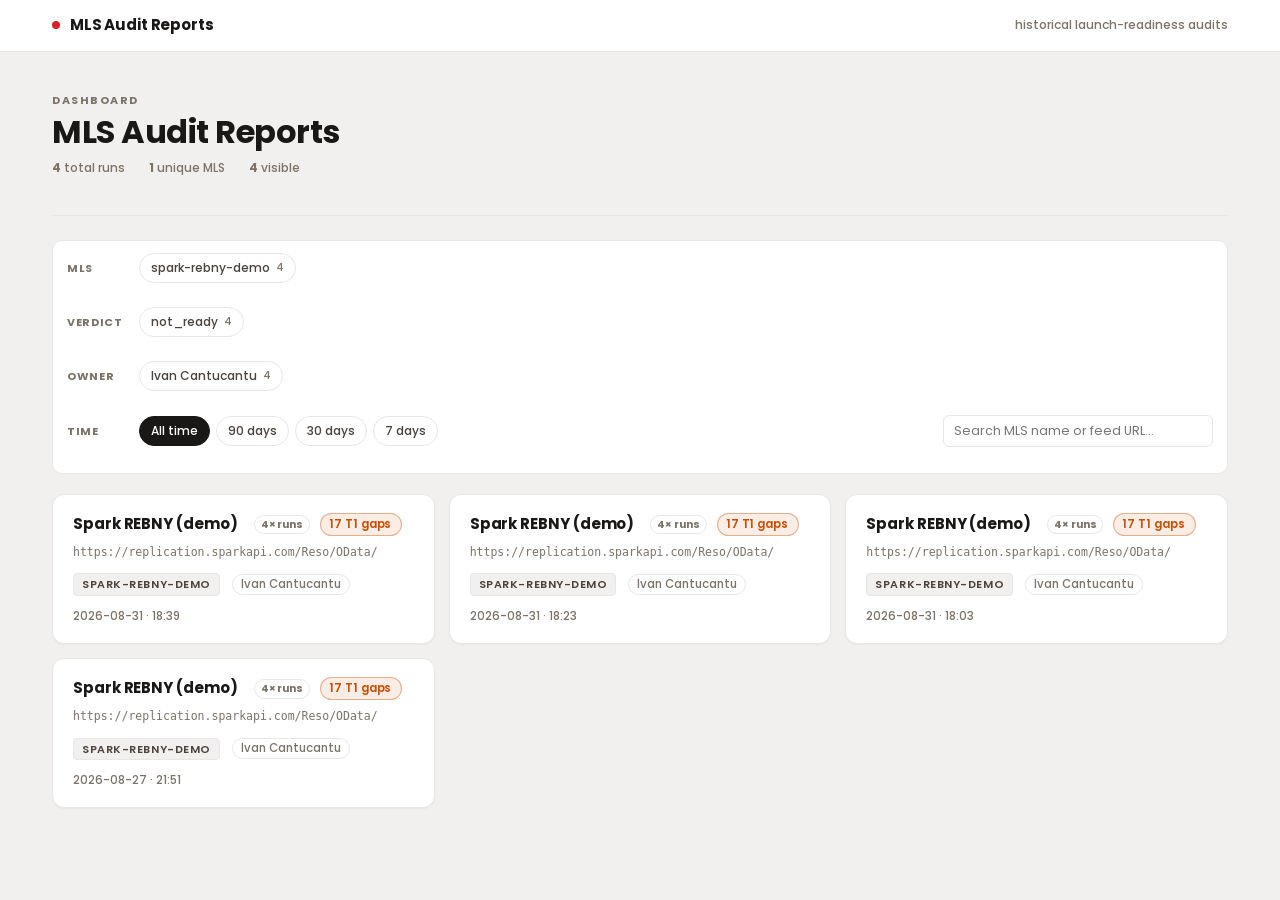
<file: docs/index.html>
<!doctype html>
<html lang="en">
<head>
<meta charset="utf-8" />
<meta name="viewport" content="width=device-width,initial-scale=1" />
<title>MLS Audit Reports</title>
<link rel="preconnect" href="https://fonts.googleapis.com">
<link rel="preconnect" href="https://fonts.gstatic.com" crossorigin>
<link rel="stylesheet" href="https://fonts.googleapis.com/css2?family=Poppins:wght@400;500;600;700;800&display=swap">
<link rel="stylesheet" href="styles.css" />
<style>
  .empty-hero {
    text-align: center;
    padding: 80px 20px;
    color: var(--text-muted);
  }
  .empty-hero h2 { color: var(--text); margin-bottom: 8px; }
  .empty-hero code { background: var(--surface-1); padding: 2px 6px; border-radius: 4px; font-size: 12px; }
  .dashboard-stats {
    display: flex;
    gap: 24px;
    margin: 6px 0 18px;
    font-size: 12px;
    color: var(--text-muted);
  }
  .dashboard-stats strong { color: var(--text); font-variant-numeric: tabular-nums; }
  .filter-bar {
    background: var(--surface-1, #ffffff);
    border: 1px solid var(--border, #E9E7E4);
    border-radius: 10px;
    padding: 12px 14px;
    margin: 0 0 20px;
    display: grid;
    grid-template-columns: 1fr;
    gap: 10px;
  }
  .filter-row {
    display: flex;
    flex-wrap: wrap;
    align-items: center;
    gap: 8px;
  }
  .filter-row .filter-label {
    font-size: 11px;
    color: var(--text-muted);
    letter-spacing: .06em;
    text-transform: uppercase;
    margin-right: 4px;
    min-width: 60px;
  }
  .filter-row .filter-group {
    display: flex;
    flex-wrap: wrap;
    gap: 6px;
    flex: 1;
  }
  .filter-row .search {
    background: var(--surface-1, #ffffff);
    border: 1px solid var(--border, #E9E7E4);
    color: var(--text);
    padding: 6px 10px;
    border-radius: 6px;
    font-size: 12.5px;
    min-width: 200px;
    outline: none;
  }
  .filter-row .search:focus { border-color: var(--rdc-blue, #0D74CE); }
  .card-owner {
    display: inline-flex;
    align-items: center;
    gap: 4px;
    font-size: 11.5px;
    color: var(--text-muted);
    padding: 1px 8px;
    border-radius: 999px;
    background: var(--surface-1, #ffffff);
    border: 1px solid var(--border, #E9E7E4);
  }
  .card-verdict-ready { color: var(--rdc-teal, #008583); }
  .card-verdict-not_ready { color: var(--rdc-red-600, #D92228); }
  .card-verdict-error { color: var(--rdc-orange, #CC4E00); }
  .card-run-badge {
    display: inline-block;
    font-size: 10.5px;
    padding: 1px 6px;
    border-radius: 999px;
    background: var(--surface-1, #ffffff);
    color: var(--text-muted);
    border: 1px solid var(--border, #E9E7E4);
    margin-left: 6px;
    font-variant-numeric: tabular-nums;
  }
  .empty-note {
    padding: 40px 20px;
    text-align: center;
    color: var(--text-muted);
    font-size: 13px;
  }
</style>
</head>
<body>
<nav class="topbar">
  <div class="inner">
    <div class="brand">
      <span class="dot" aria-hidden="true"></span>
      <a href="./">MLS Audit Reports</a>
    </div>
    <div style="font-size: 12px; color: var(--text-muted);">
      historical launch-readiness audits
    </div>
  </div>
</nav>

<main class="page">
  <div class="dashboard-header">
    <div>
      <div class="eyebrow">Dashboard</div>
      <h1>MLS Audit Reports</h1>
      <div class="dashboard-stats" id="dashboard-stats">Loading…</div>
    </div>
  </div>

  <div class="filter-bar" id="filter-bar" style="display:none;">
    <div class="filter-row">
      <span class="filter-label">MLS</span>
      <div class="filter-group" id="mls-filters"></div>
    </div>
    <div class="filter-row">
      <span class="filter-label">Verdict</span>
      <div class="filter-group" id="verdict-filters"></div>
    </div>
    <div class="filter-row">
      <span class="filter-label">Owner</span>
      <div class="filter-group" id="owner-filters"></div>
    </div>
    <div class="filter-row">
      <span class="filter-label">Time</span>
      <div class="filter-group" id="time-filters"></div>
      <input type="search" class="search" id="search" placeholder="Search MLS name or feed URL…" />
    </div>
  </div>

  <div class="audit-grid" id="reports-grid">
    <div class="empty-hero" id="loading-hero">
      <h2>Loading manifest…</h2>
    </div>
  </div>
</main>

<script>
(function () {
  const $ = (s) => document.querySelector(s);
  const $$ = (s) => Array.from(document.querySelectorAll(s));

  const STATE = {
    all: [],
    mls: new Set(),
    verdict: new Set(),
    owner: new Set(),
    time: 'all',
    query: '',
  };

  const TIME_WINDOWS = [
    { key: 'all',   label: 'All time', ms: null },
    { key: '90d',   label: '90 days',  ms: 90 * 86400000 },
    { key: '30d',   label: '30 days',  ms: 30 * 86400000 },
    { key: '7d',    label: '7 days',   ms: 7  * 86400000 },
  ];

  const VERDICT_LABELS = {
    ready:     'Launch-ready',
    not_ready: 'T1 gaps',
    error:     'Run errored',
  };

  function esc(s) {
    return String(s == null ? '' : s).replace(/[&<>"']/g, c =>
      ({'&':'&amp;','<':'&lt;','>':'&gt;','"':'&quot;',"'":'&#39;'}[c]));
  }

  function fmtDate(iso) {
    try {
      const d = new Date(iso);
      const dd = d.toLocaleDateString('en-CA');
      const tt = d.toLocaleTimeString('en-US', { hour: '2-digit', minute: '2-digit', hour12: false });
      return dd + ' · ' + tt;
    } catch (e) { return iso; }
  }

  function verdictClass(v) {
    return 'card-verdict-' + (v || 'error');
  }

  function statusPillLabel(entry) {
    if (entry.verdict === 'ready')     return 'Launch-ready';
    if (entry.verdict === 'not_ready') return (entry.t1_fail || 0) + ' T1 gap' + ((entry.t1_fail === 1) ? '' : 's');
    if (entry.verdict === 'error')     return 'Errored';
    return 'Unknown';
  }

  function statusPillClass(v) {
    if (v === 'ready')     return 'status-ok';
    if (v === 'not_ready') return 'status-gaps';
    return 'status-err';
  }

  function countPerMLS(entries) {
    const c = {};
    entries.forEach(e => { c[e.slug] = (c[e.slug] || 0) + 1; });
    return c;
  }

  function counts(entries, key) {
    const c = {};
    entries.forEach(e => {
      const v = key === 'owner' ? (e.owner && e.owner.name) : e[key];
      if (!v) return;
      c[v] = (c[v] || 0) + 1;
    });
    return c;
  }

  function renderChips(elId, values, activeSet, colorFn) {
    const el = $(elId);
    el.innerHTML = '';
    Object.keys(values).sort((a,b) => values[b] - values[a]).forEach(v => {
      const b = document.createElement('button');
      b.className = 'filter-chip' + (activeSet.has(v) ? ' is-active' : '');
      if (colorFn) {
        b.innerHTML = `<span class="swatch" style="background:var(${colorFn(v)})"></span>${esc(v)} <span class="n">${values[v]}</span>`;
      } else {
        b.innerHTML = `${esc(v)} <span class="n">${values[v]}</span>`;
      }
      b.onclick = () => {
        activeSet.has(v) ? activeSet.delete(v) : activeSet.add(v);
        render();
      };
      el.appendChild(b);
    });
  }

  function renderTimeChips() {
    const el = $('#time-filters');
    el.innerHTML = '';
    TIME_WINDOWS.forEach(w => {
      const b = document.createElement('button');
      b.className = 'filter-chip' + (STATE.time === w.key ? ' is-active' : '');
      b.textContent = w.label;
      b.onclick = () => { STATE.time = w.key; render(); };
      el.appendChild(b);
    });
  }

  function filterEntries() {
    const q = STATE.query.trim().toLowerCase();
    const window = TIME_WINDOWS.find(w => w.key === STATE.time);
    const cutoff = window && window.ms ? (Date.now() - window.ms) : null;
    return STATE.all.filter(e => {
      if (STATE.mls.size && !STATE.mls.has(e.slug)) return false;
      if (STATE.verdict.size && !STATE.verdict.has(e.verdict)) return false;
      if (STATE.owner.size && !STATE.owner.has(e.owner && e.owner.name)) return false;
      if (cutoff) {
        const t = Date.parse(e.generated_at);
        if (isFinite(t) && t < cutoff) return false;
      }
      if (q) {
        const hay = ((e.name || '') + ' ' + (e.feed_url || '')).toLowerCase();
        if (!hay.includes(q)) return false;
      }
      return true;
    });
  }

  function cardHtml(e) {
    const runsForMls = STATE.all.filter(x => x.slug === e.slug).length;
    const runBadge = runsForMls > 1
      ? `<span class="card-run-badge" title="${runsForMls} runs for this MLS">${runsForMls}× runs</span>`
      : '';
    const owner = (e.owner && e.owner.name) ? e.owner.name : 'unknown';
    return `
      <a class="audit-card" href="${esc(e.path)}">
        <div class="name">
          ${esc(e.name)}
          ${runBadge}
          <span class="status-pill ${statusPillClass(e.verdict)}">${esc(statusPillLabel(e))}</span>
        </div>
        <div class="url">${esc(e.feed_url || '')}</div>
        <div class="meta-row">
          <span class="chip">${esc(e.slug)}</span>
          <span class="card-owner">${esc(owner)}</span>
          <span style="font-size: 11.5px; color: var(--text-muted); font-variant-numeric: tabular-nums;">
            ${esc(fmtDate(e.generated_at))}
          </span>
        </div>
      </a>
    `;
  }

  function render() {
    const filtered = filterEntries();
    // Sort by generated_at desc
    filtered.sort((a,b) => (Date.parse(b.generated_at) || 0) - (Date.parse(a.generated_at) || 0));
    const grid = $('#reports-grid');
    if (!filtered.length) {
      grid.innerHTML = `<div class="empty-note">No reports match the current filters.</div>`;
    } else {
      grid.innerHTML = filtered.map(cardHtml).join('');
    }
    // Refresh chip counts against the FULL set, not the filtered one — filters
    // are additive and users need to see what other options exist.
    renderChips('#mls-filters',     counts(STATE.all, 'slug'),    STATE.mls);
    renderChips('#verdict-filters', counts(STATE.all, 'verdict'), STATE.verdict);
    renderChips('#owner-filters',   counts(STATE.all, 'owner'),   STATE.owner);
    renderTimeChips();

    const uniqueMls = new Set(STATE.all.map(e => e.slug)).size;
    $('#dashboard-stats').innerHTML =
      `<span><strong>${STATE.all.length}</strong> total runs</span>` +
      `<span><strong>${uniqueMls}</strong> unique MLS${uniqueMls === 1 ? '' : 'es'}</span>` +
      `<span><strong>${filtered.length}</strong> visible</span>`;
  }

  function bootstrapEmpty() {
    $('#reports-grid').innerHTML = `
      <div class="empty-hero">
        <h2>No reports yet</h2>
        <p>Reports get published here when someone runs the local MLS audit app and hits <strong>Publish</strong>.</p>
        <p style="margin-top: 12px;">
          Get the app from the private repo:
          <code>ivancantucantucontractor-lang/mls-audit-app</code>
        </p>
      </div>`;
    $('#dashboard-stats').textContent = 'No runs published yet.';
  }

  // Cache-bust the manifest — Fastly (in front of GH Pages) caches JSON
  // for ~10 minutes and cache:'no-store' alone doesn't bypass the CDN.
  fetch('manifest.json?t=' + Date.now(), { cache: 'no-store' })
    .then(r => r.json())
    .then(data => {
      STATE.all = Array.isArray(data) ? data : [];
      if (!STATE.all.length) {
        bootstrapEmpty();
        return;
      }
      $('#filter-bar').style.display = '';
      $('#search').addEventListener('input', e => { STATE.query = e.target.value; render(); });
      render();
    })
    .catch(err => {
      $('#reports-grid').innerHTML = `<div class="empty-note">Failed to load manifest: ${esc(err.message || err)}</div>`;
    });
})();
</script>
</body>
</html>
</file>
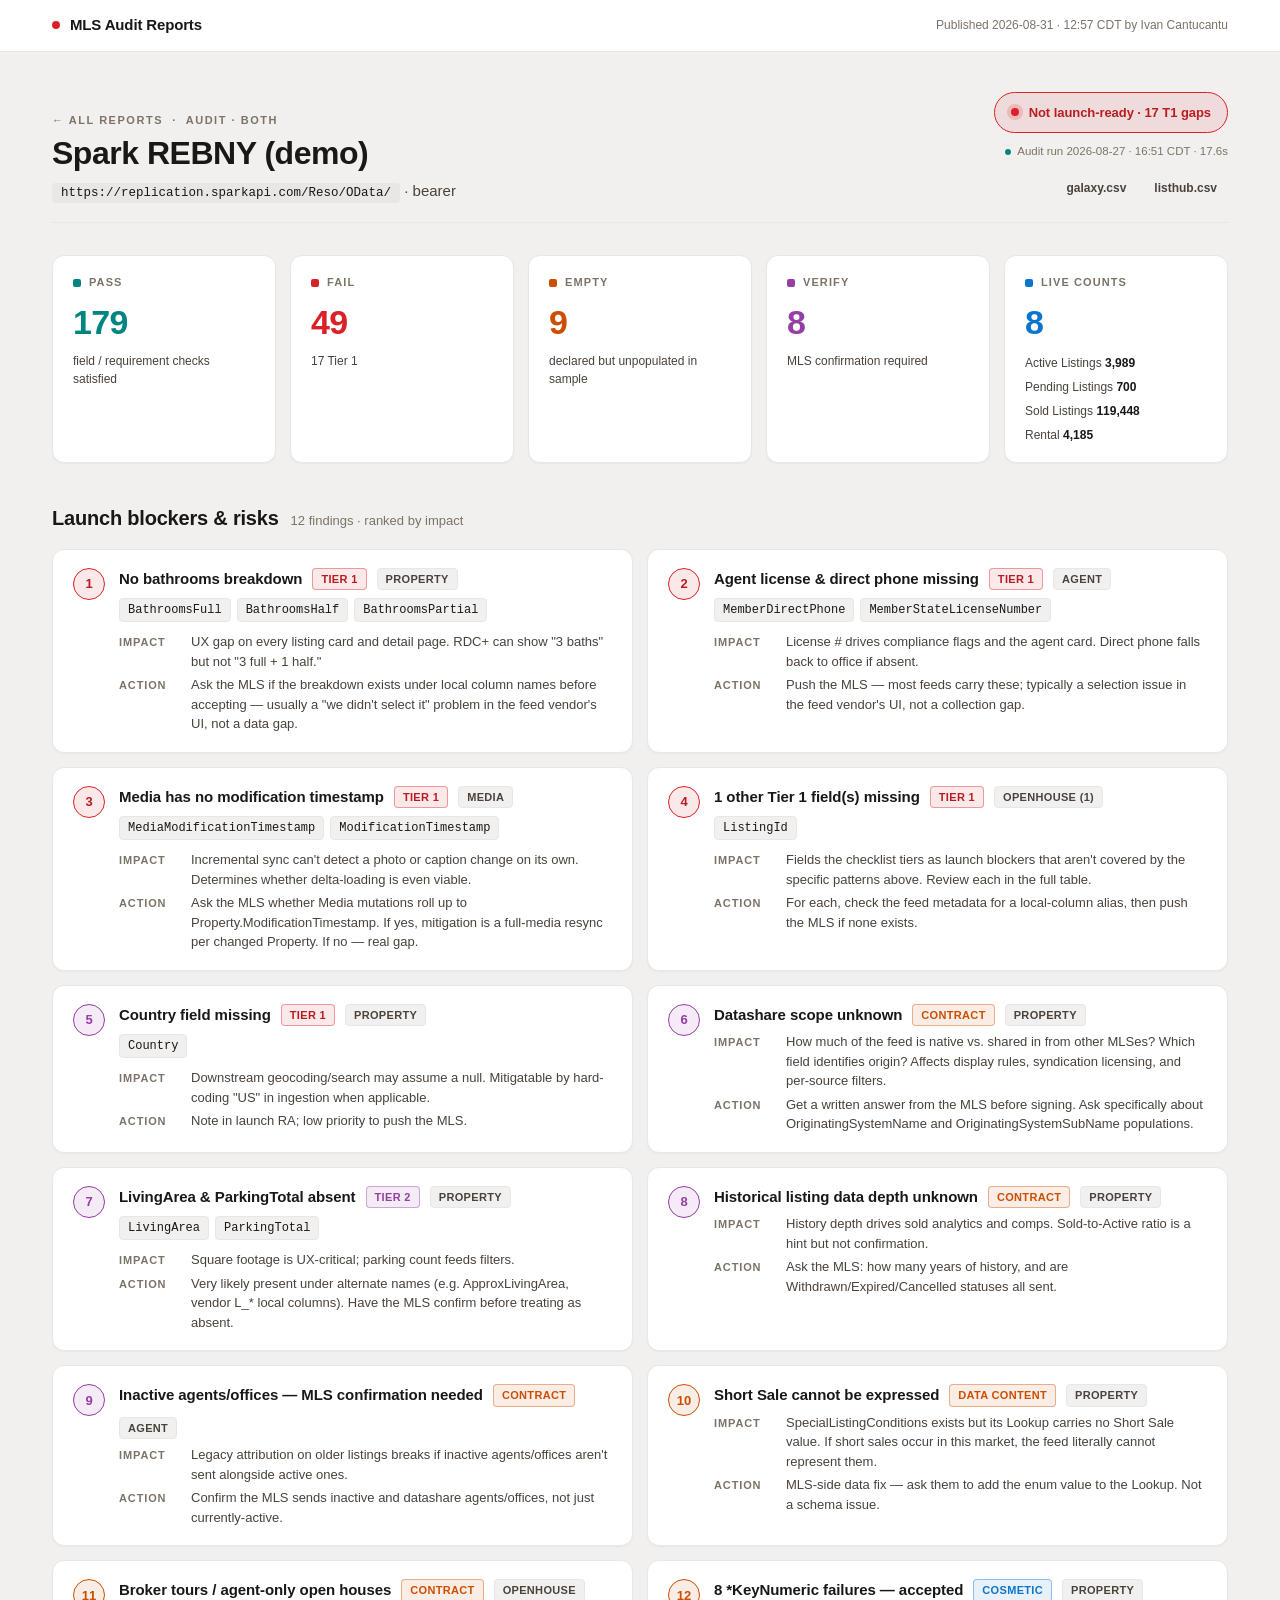
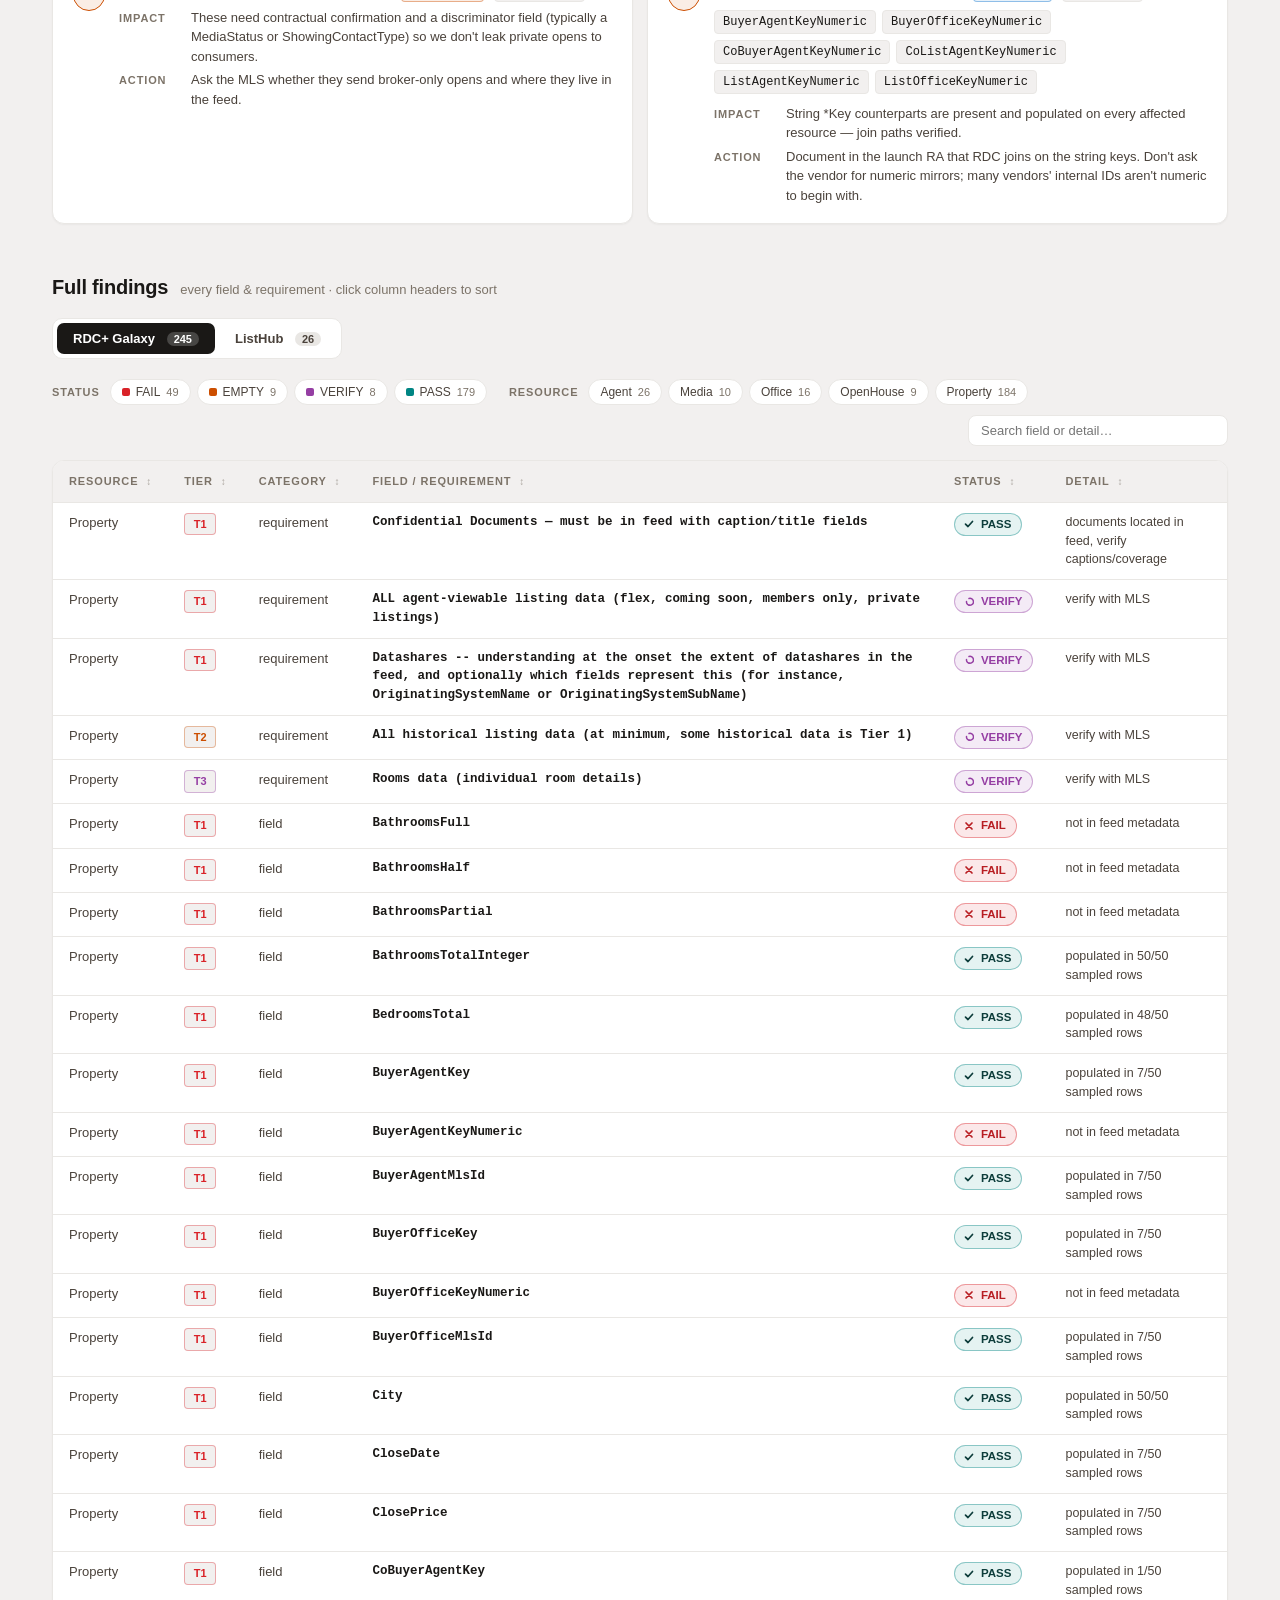
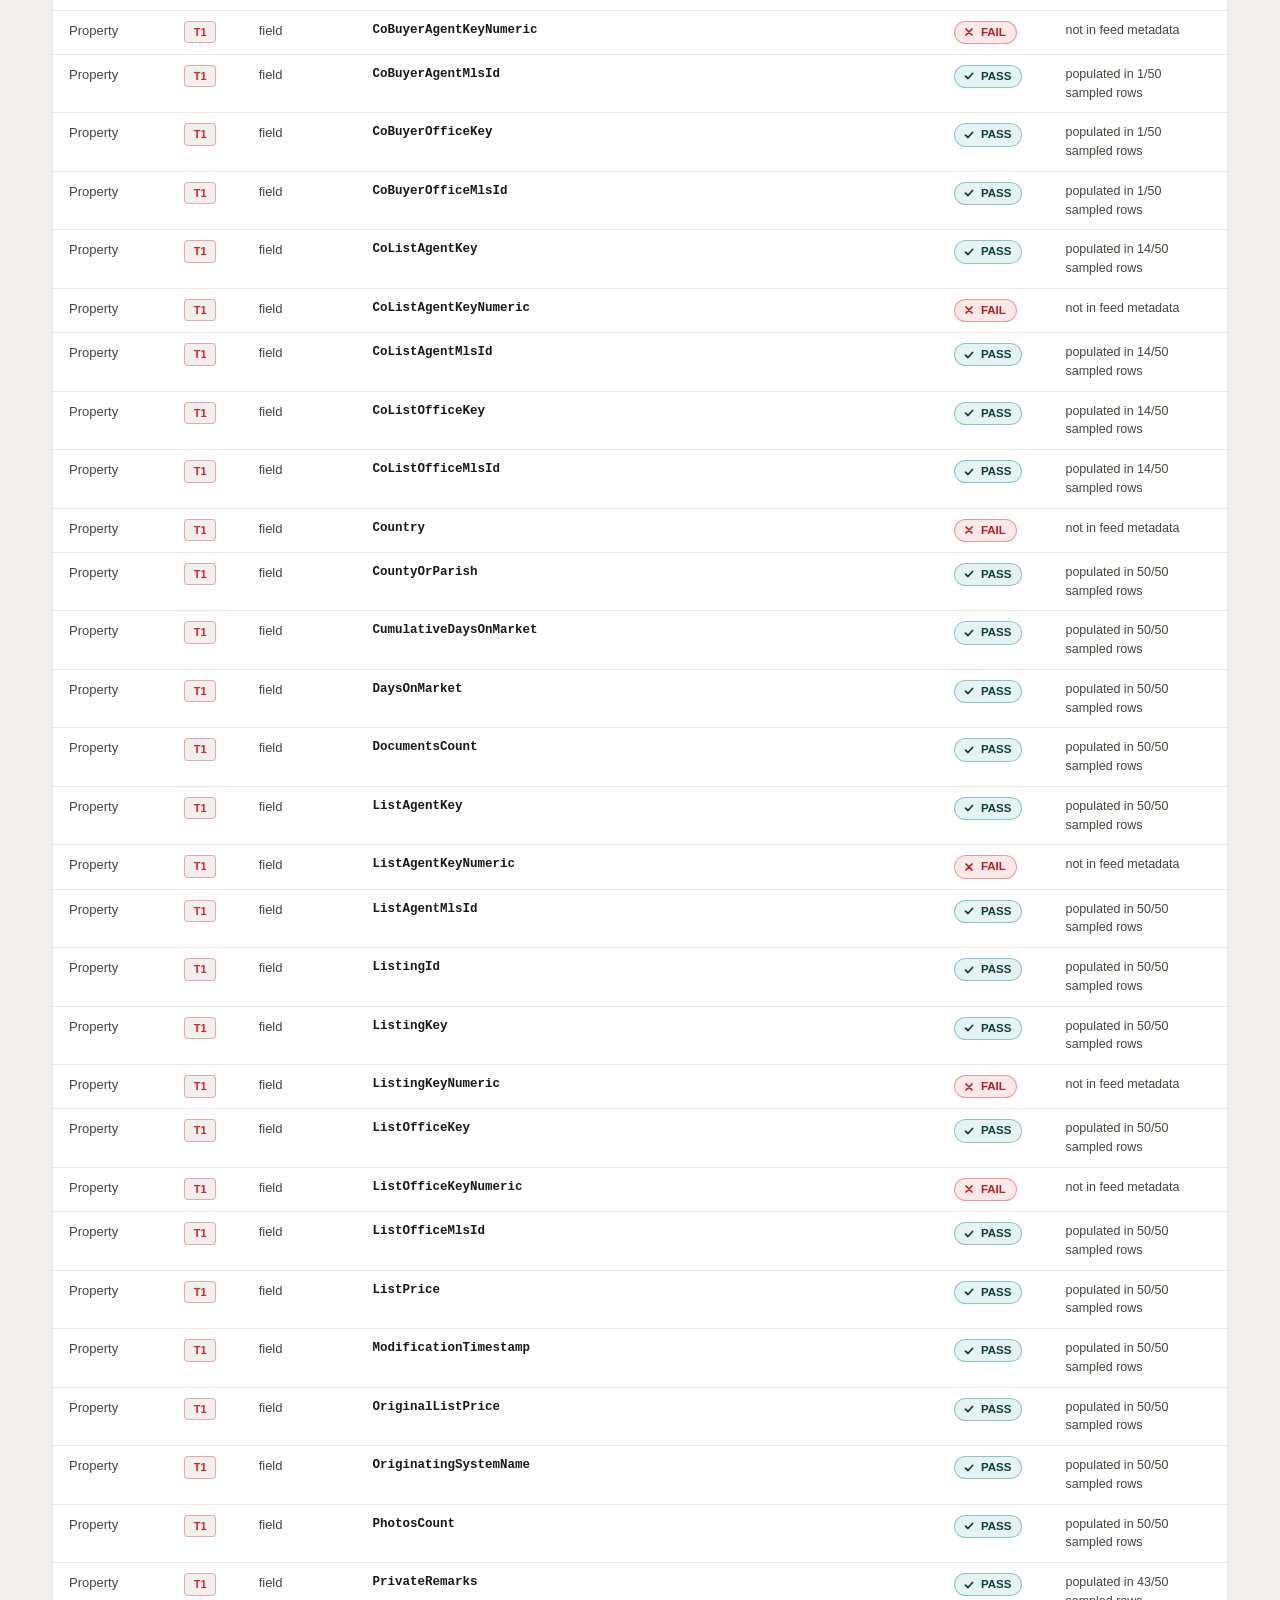
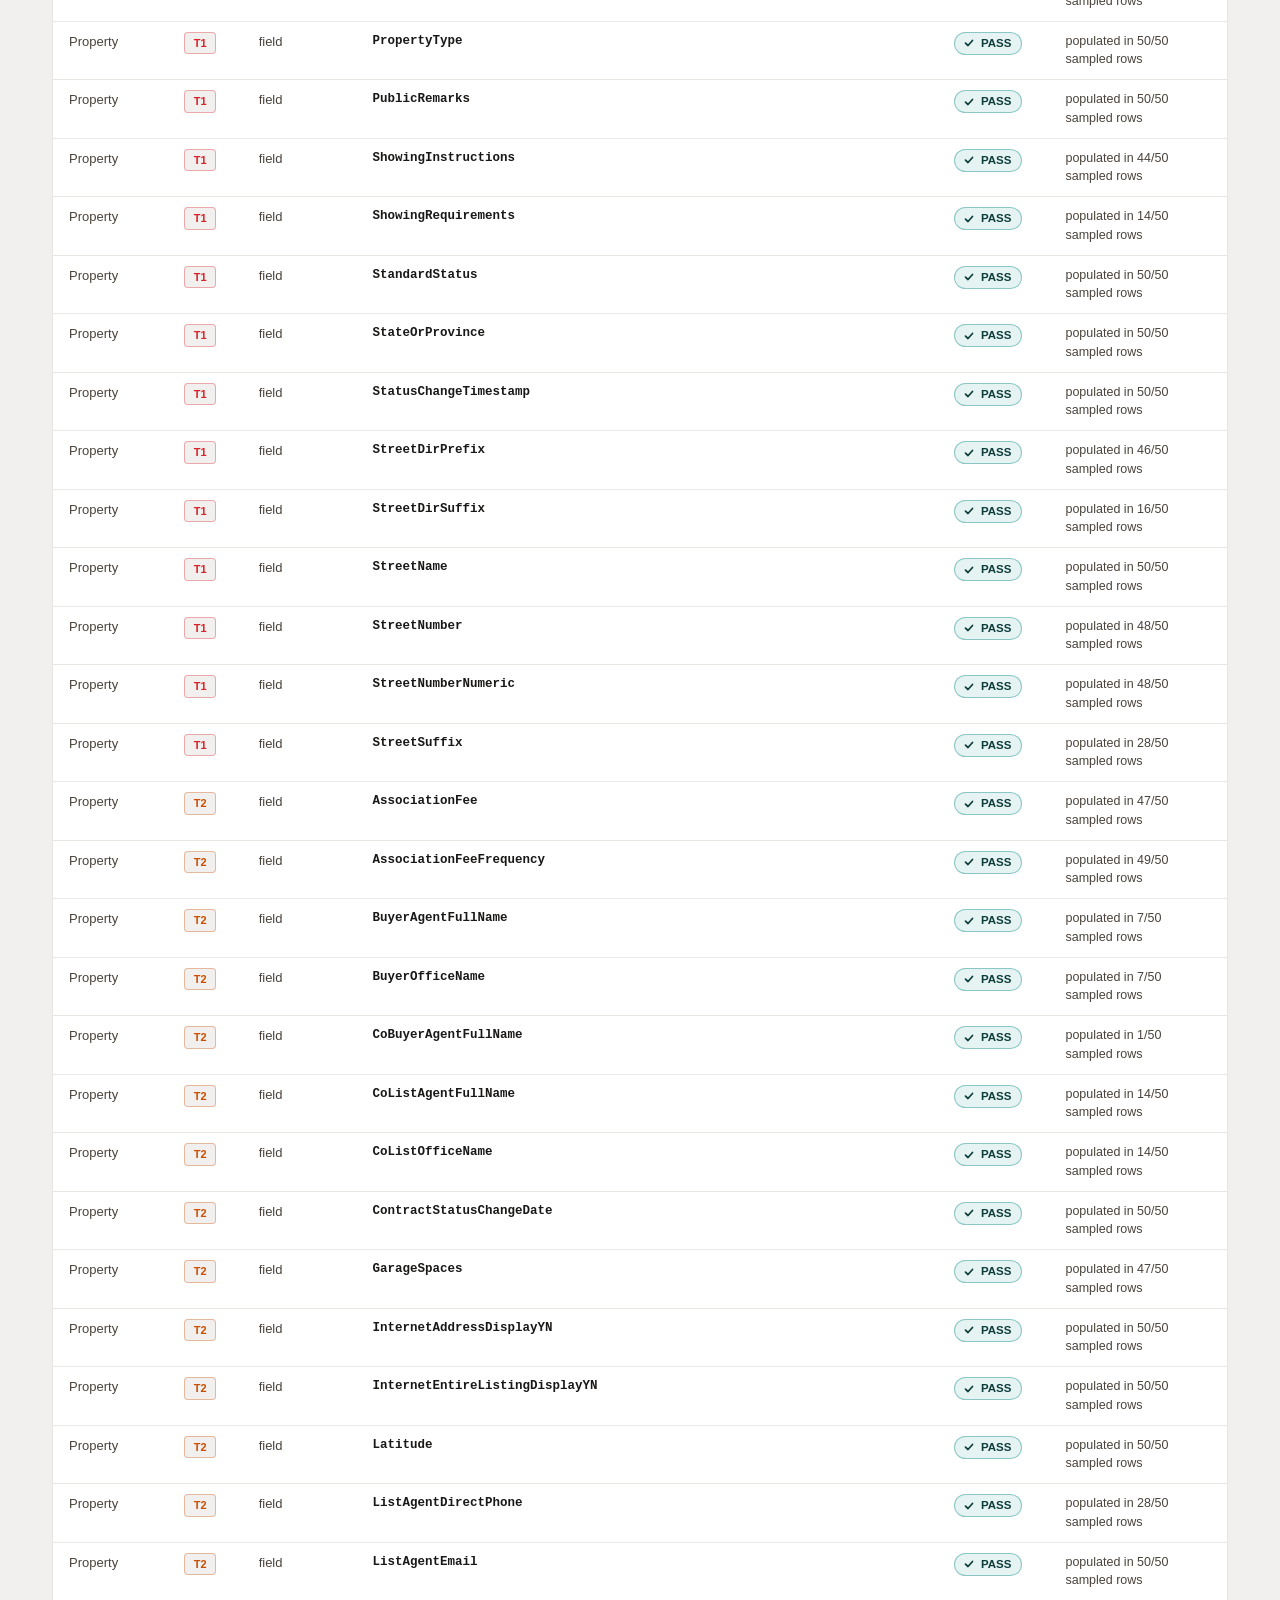
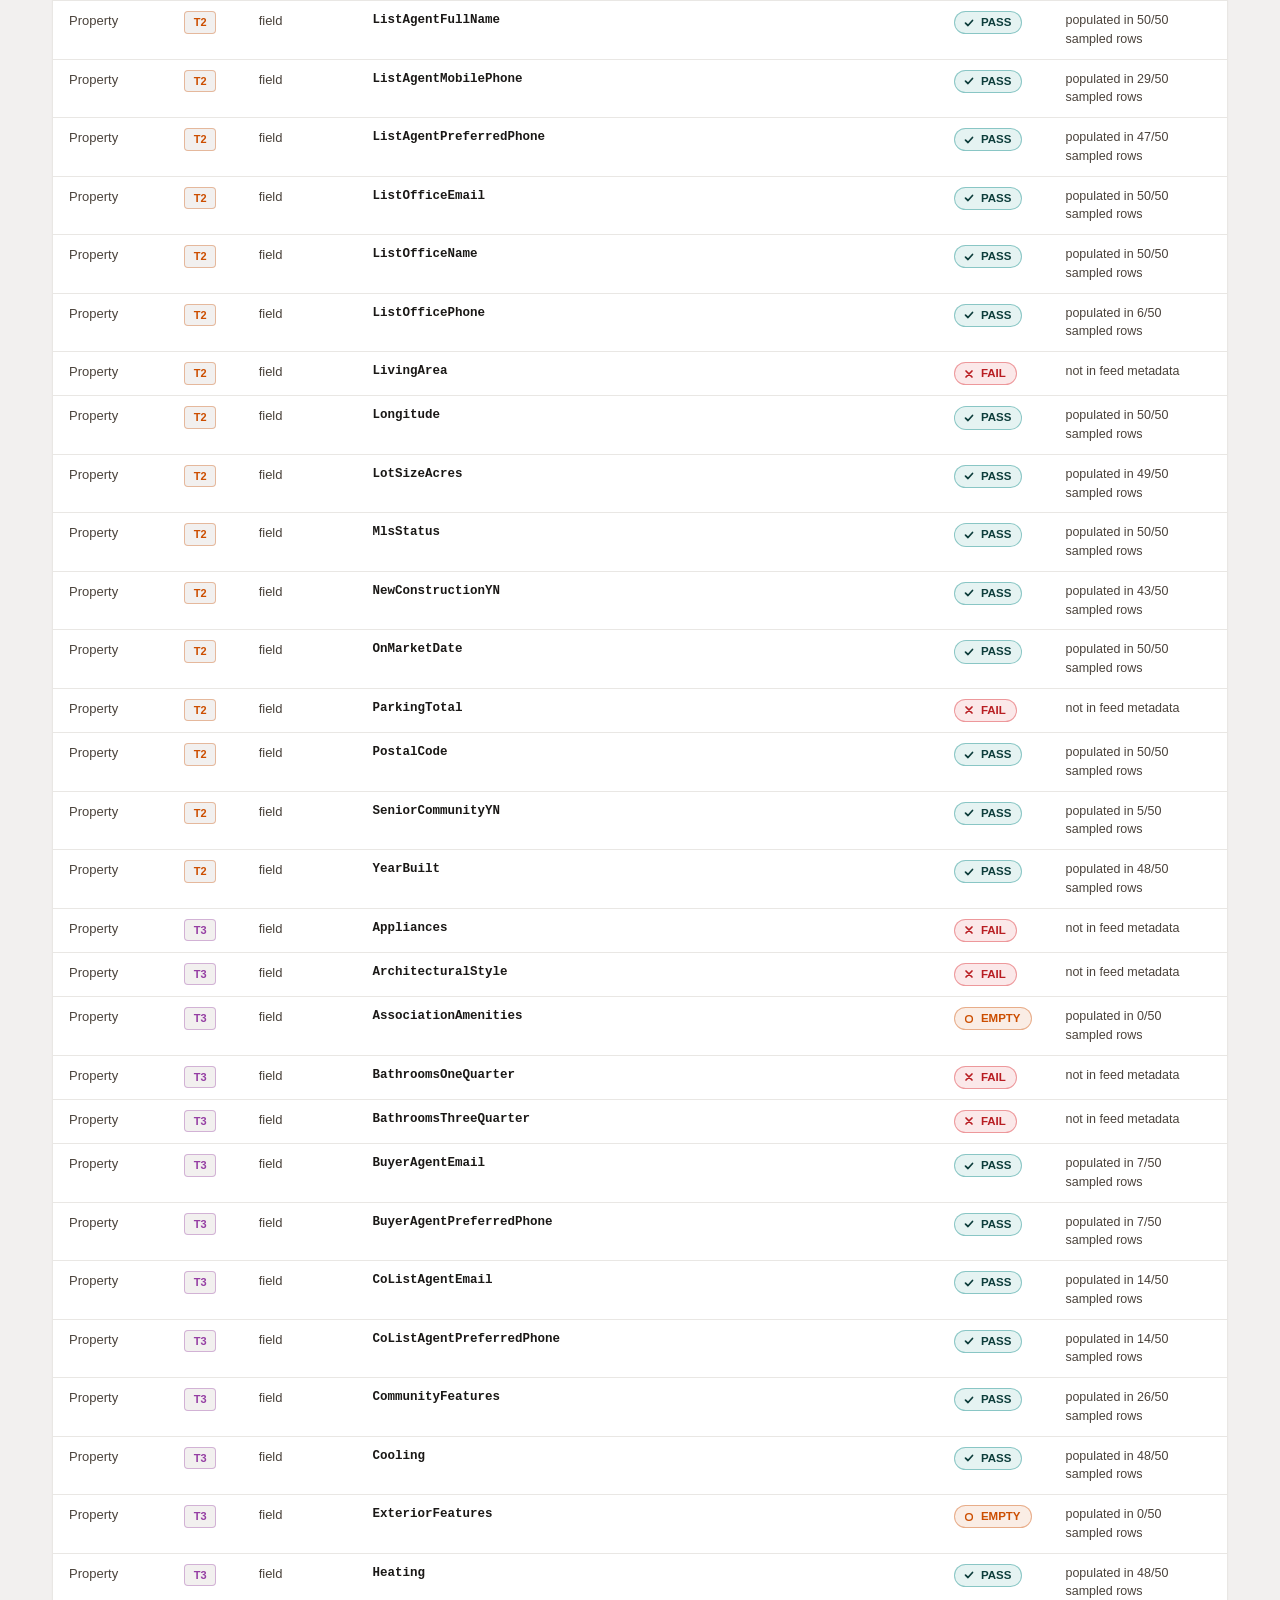
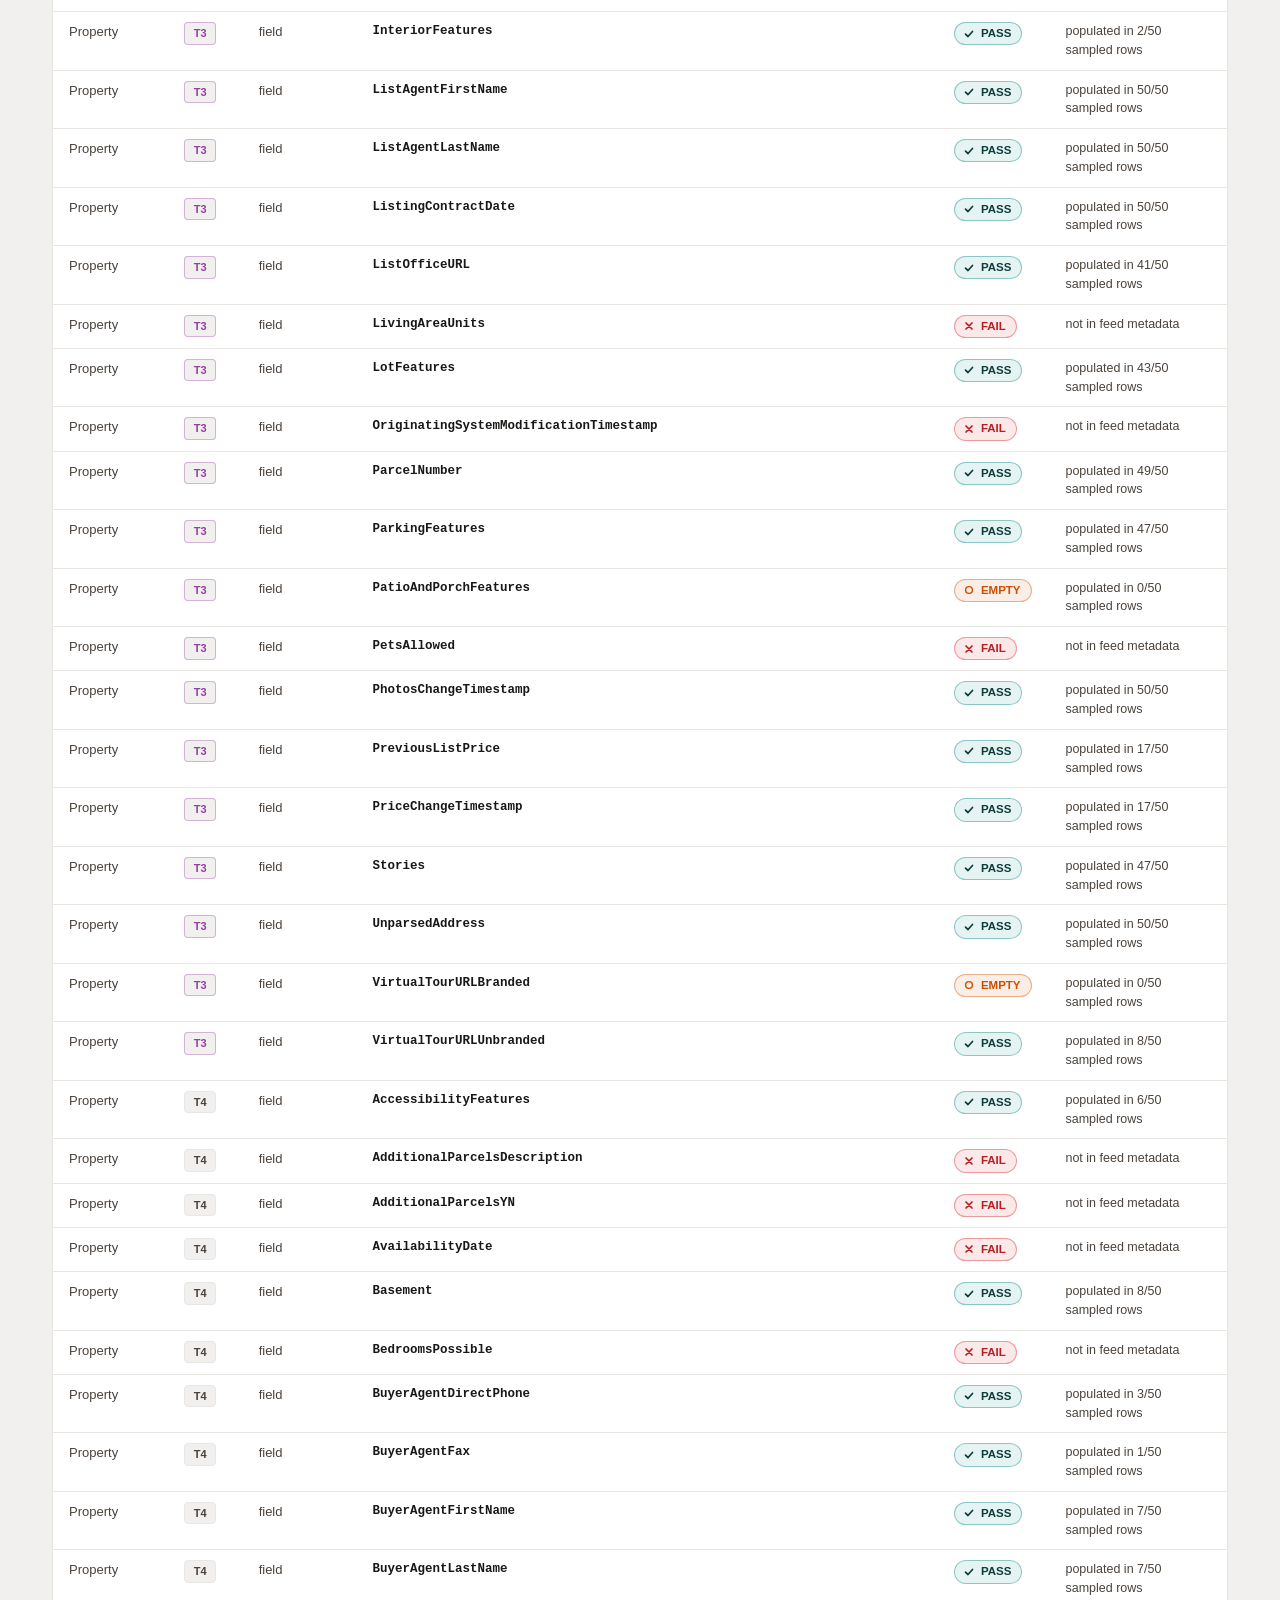
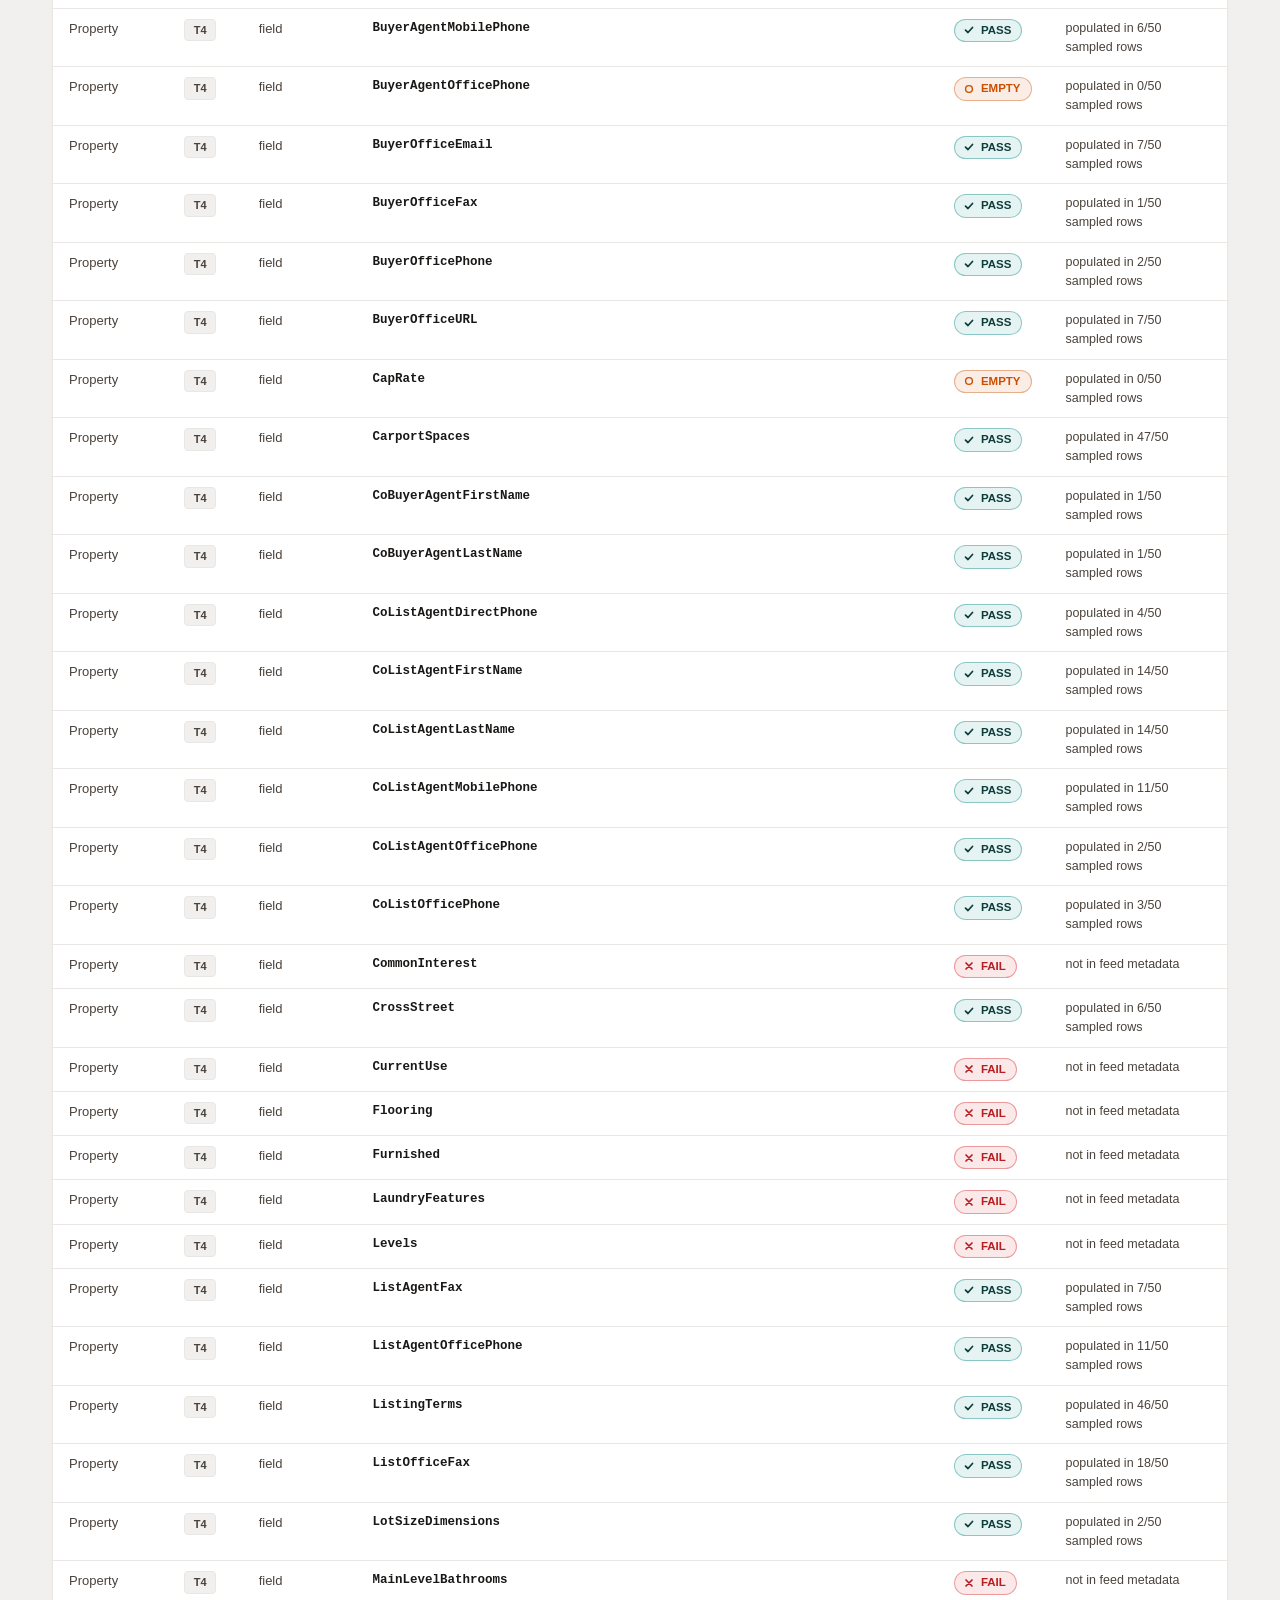
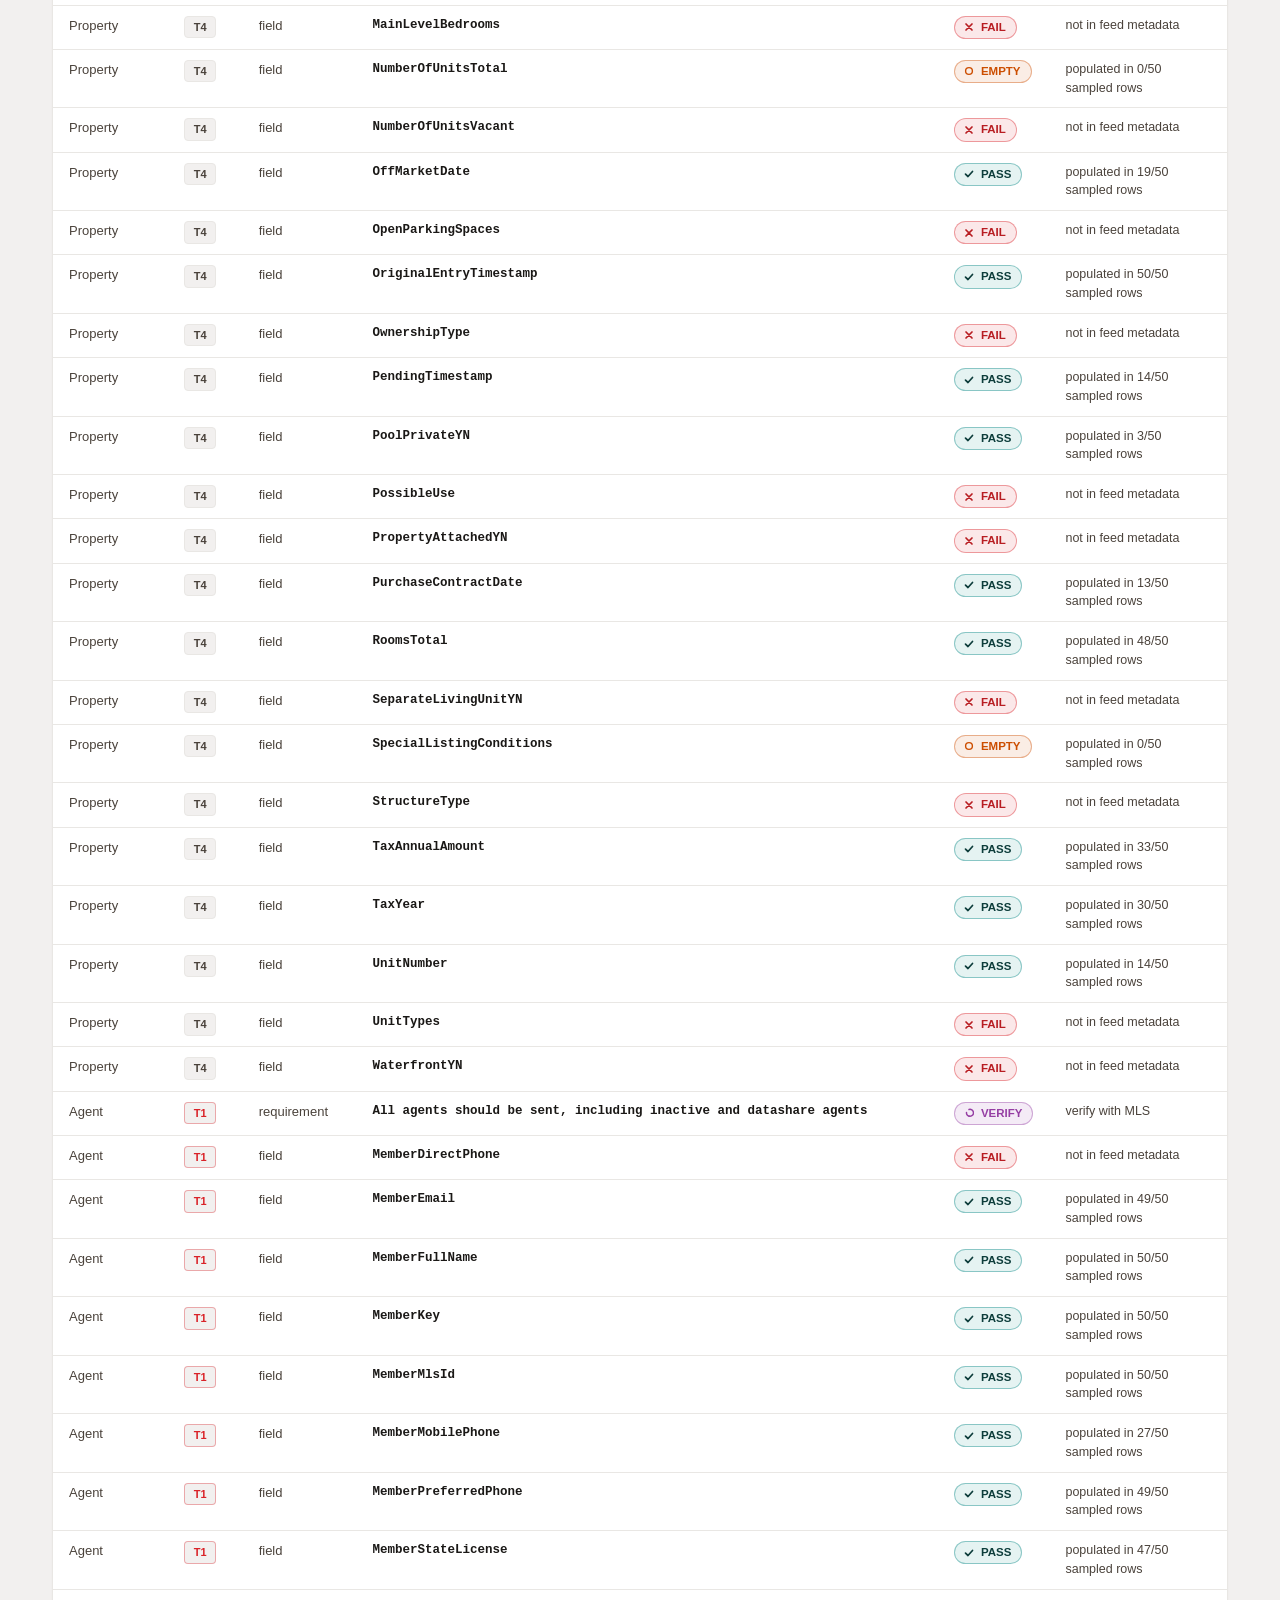
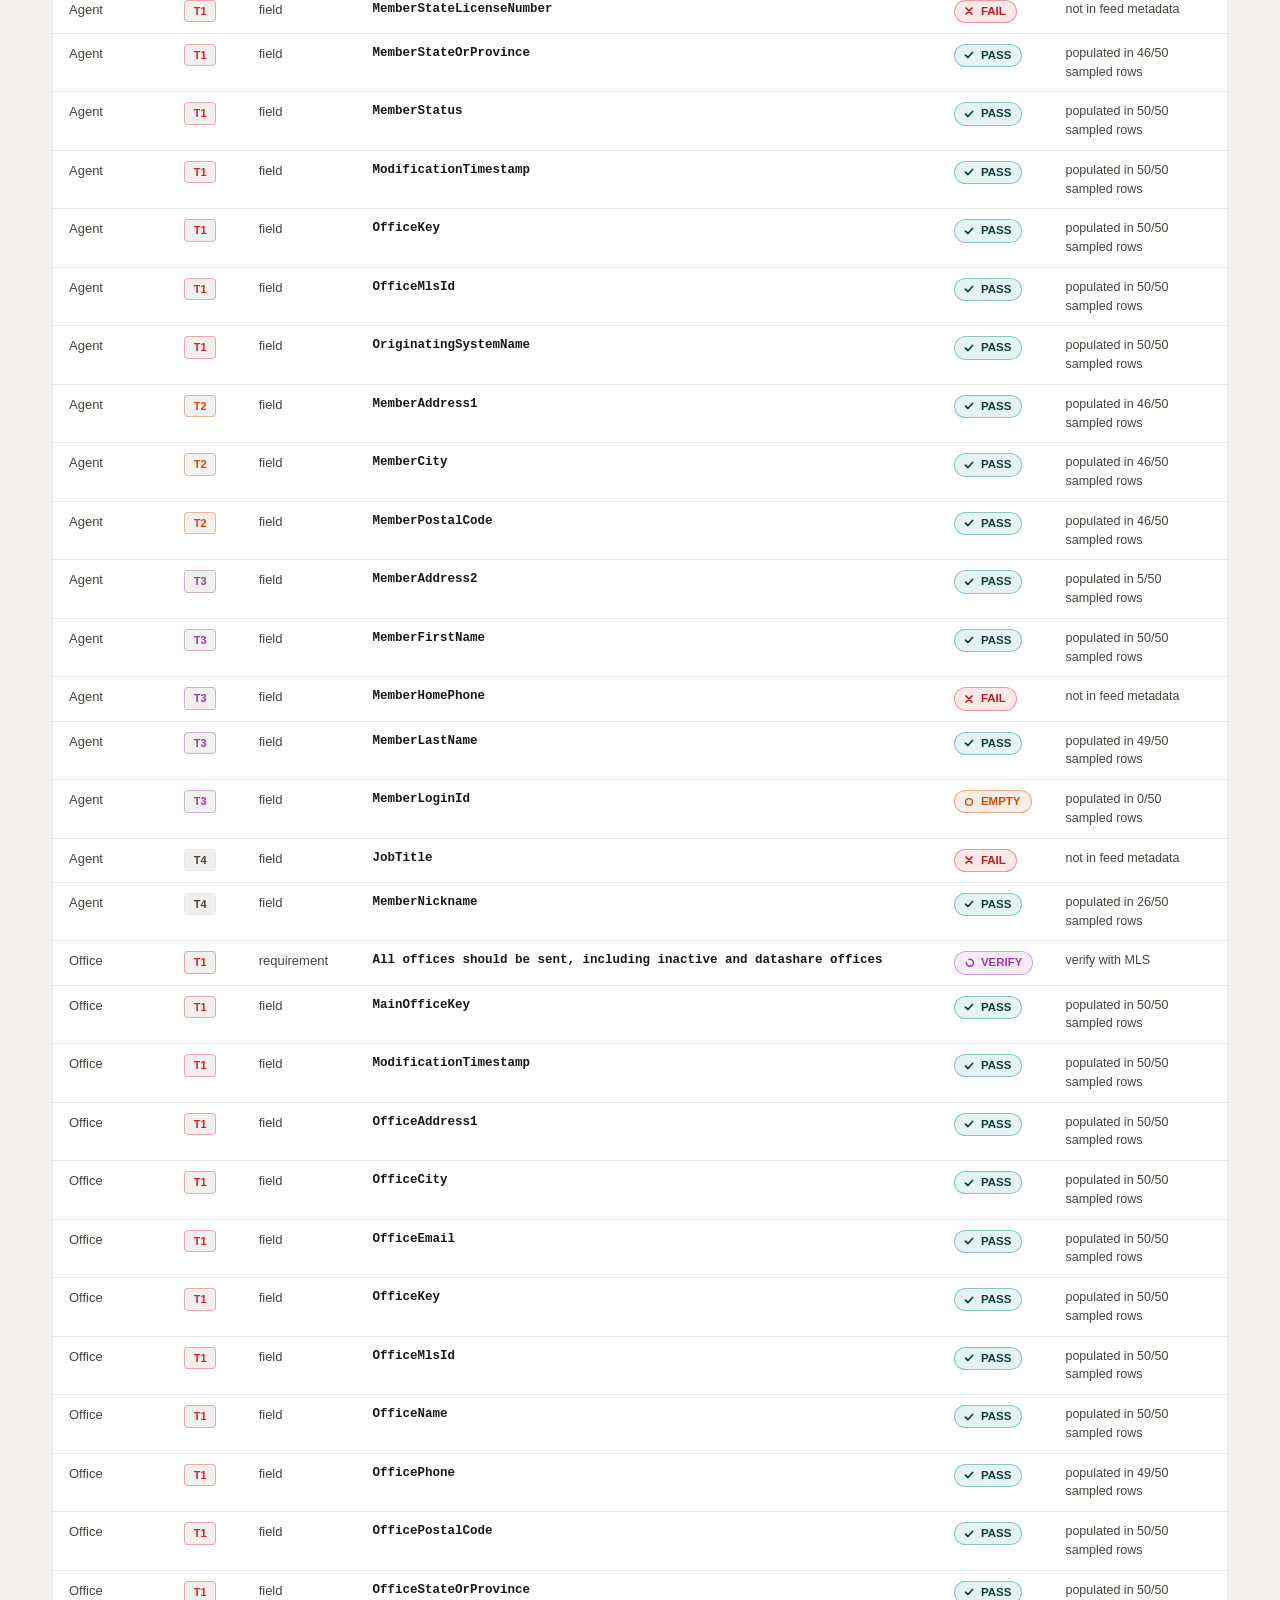
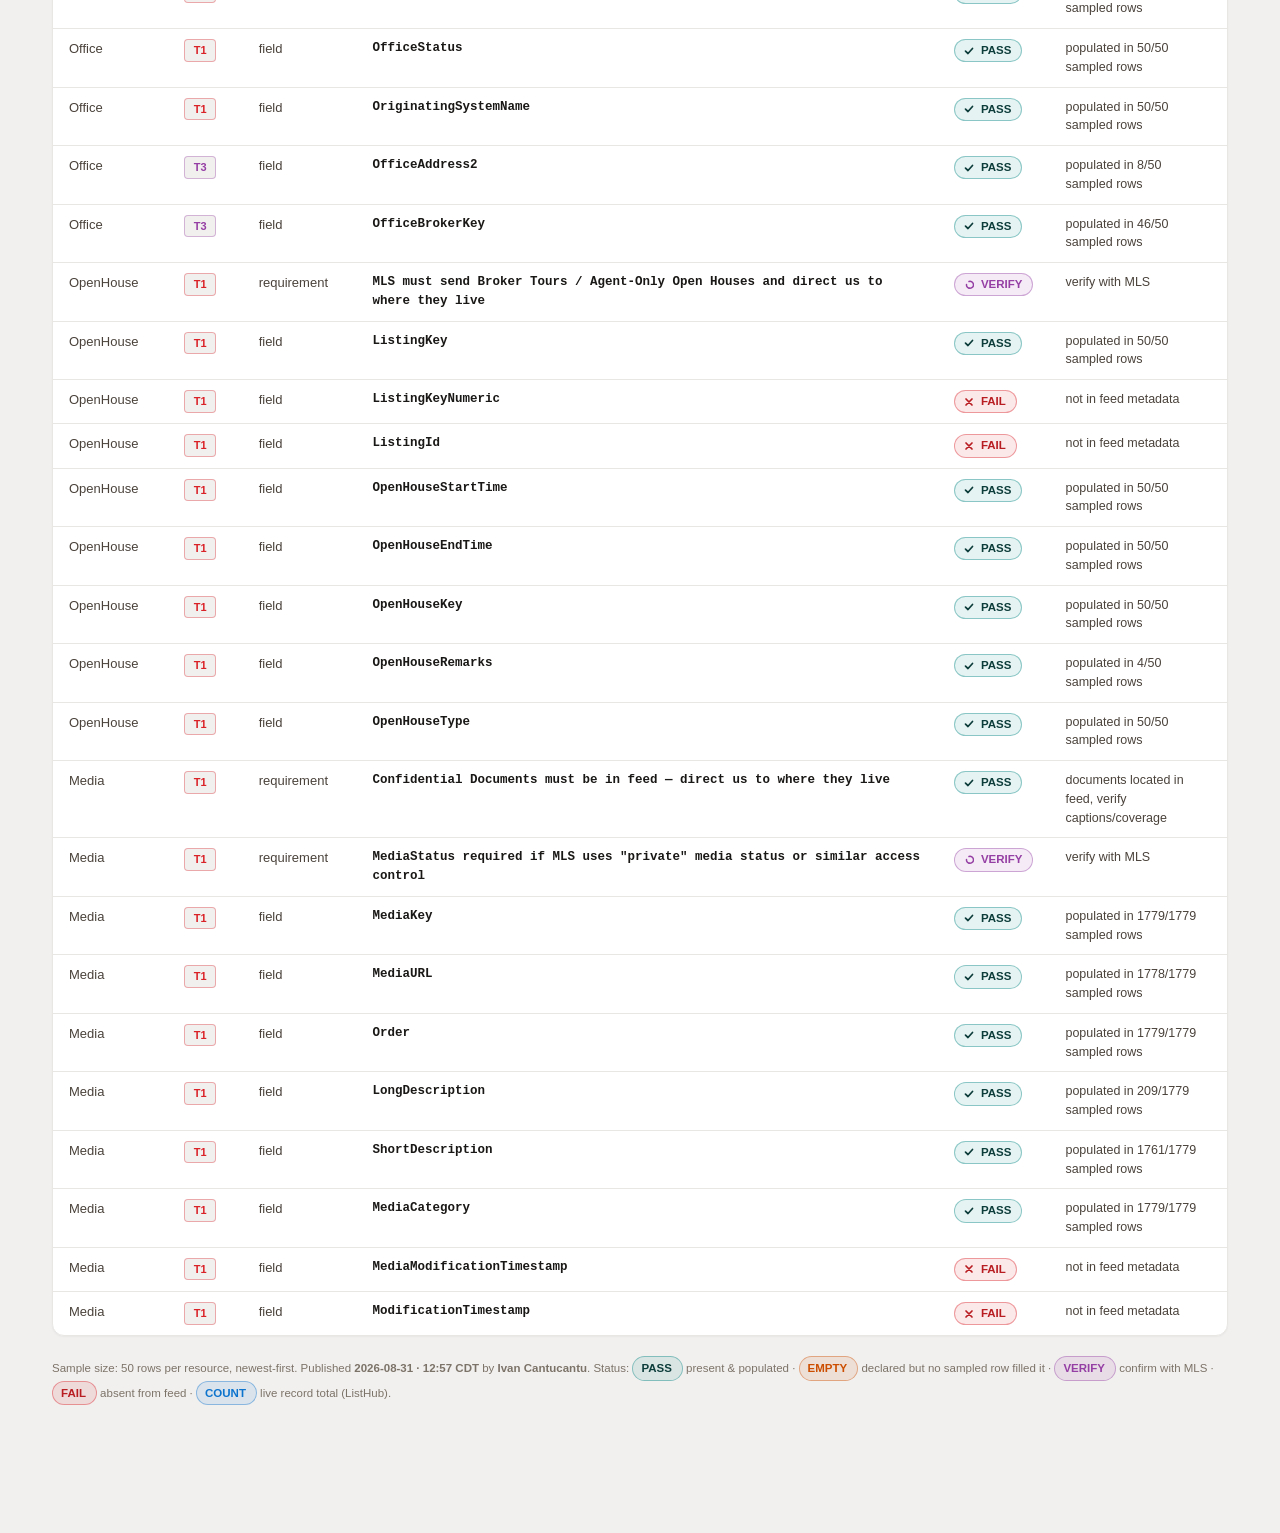
<file: docs/reports/spark-rebny-demo/2026-08-31T17-57-42Z/index.html>
<!doctype html>
<html lang="en" data-theme="dark">
<head>
<meta charset="utf-8" />
<meta name="viewport" content="width=device-width,initial-scale=1" />
<title>Spark REBNY (demo) · MLS Audit</title>
<link rel="stylesheet" href="../../../styles.css" />
</head>
<body>
<nav class="topbar">
  <div class="inner">
    <div class="brand">
      <span class="dot" aria-hidden="true"></span>
      <a href="../../../index.html">MLS Audit Reports</a>
    </div>
    <div style="font-size: 12px; color: var(--text-muted);">
      Published 2026-08-31 · 12:57 CDT by Ivan Cantucantu
    </div>
  </div>
</nav>

<main class="page">




<header class="masthead">
  <div>
    <div class="eyebrow">
      <a href="../../../index.html" style="color: var(--text-muted); text-decoration: none;">← All reports</a>
      &nbsp;·&nbsp; Audit · both
    </div>
    <h1>Spark REBNY (demo)</h1>
    <div class="subtitle">
      <code>https://replication.sparkapi.com/Reso/OData/</code>
      · bearer
      
    </div>
  </div>
  <div class="masthead-actions">
    
      <div class="verdict critical"><span class="dot"></span>
        Not launch-ready · 17 T1 gaps
      </div>
    
    <div class="refresh-meta">
      <span class="status-dot" aria-hidden="true"></span>
      <span class="text">
        
          Audit run 2026-08-27 · 16:51 CDT · 17.6s
        
      </span>
    </div>
    <div style="display:flex; gap:6px; margin-top: 4px;">
      <a class="btn ghost" href="galaxy.csv" style="padding: 4px 10px; font-size: 12px;">galaxy.csv</a>
      <a class="btn ghost" href="listhub.csv" style="padding: 4px 10px; font-size: 12px;">listhub.csv</a>
    </div>
  </div>
</header>




<div class="grid-stats" aria-label="Status roll-up">
  <div class="stat" data-role="good">
    <div class="label"><span class="swatch" style="background:var(--good)"></span>Pass</div>
    <div class="value">179</div>
    <div class="sub">field / requirement checks satisfied</div>
  </div>
  <div class="stat" data-role="critical">
    <div class="label"><span class="swatch" style="background:var(--critical)"></span>Fail</div>
    <div class="value">49</div>
    <div class="sub">
      17 Tier 1
      
      
      
    </div>
  </div>
  <div class="stat" data-role="warning">
    <div class="label"><span class="swatch" style="background:var(--warning)"></span>Empty</div>
    <div class="value">9</div>
    <div class="sub">declared but unpopulated in sample</div>
  </div>
  <div class="stat" data-role="serious">
    <div class="label"><span class="swatch" style="background:var(--serious)"></span>Verify</div>
    <div class="value">8</div>
    <div class="sub">MLS confirmation required</div>
  </div>
  <div class="stat" data-role="info">
    <div class="label"><span class="swatch" style="background:var(--info)"></span>Live counts</div>
    <div class="value">8</div>
    
      <div class="counts-strip">
        
          <div class="kv">Active Listings <strong>3,989</strong></div>
        
          <div class="kv">Pending Listings <strong>700</strong></div>
        
          <div class="kv">Sold Listings <strong>119,448</strong></div>
        
          <div class="kv">Rental <strong>4,185</strong></div>
        
      </div>
    
  </div>
</div>


<section aria-labelledby="blockers-h">
  <h2 id="blockers-h">Launch blockers &amp; risks <span class="count">12 findings · ranked by impact</span></h2>
  <div class="blockers">
    
      <article class="blocker" data-severity="critical">
        <div class="rank">1</div>
        <div class="body">
          <h3>
            No bathrooms breakdown
            <span class="chip severity-critical">Tier 1</span>
            <span class="chip">Property</span>
          </h3>
          
            <div class="fields-inline">
              <code>BathroomsFull</code><code>BathroomsHalf</code><code>BathroomsPartial</code>
            </div>
          
          <dl class="kv">
            <dt>Impact</dt><dd>UX gap on every listing card and detail page. RDC+ can show &#34;3 baths&#34; but not &#34;3 full + 1 half.&#34;</dd>
            <dt>Action</dt><dd>Ask the MLS if the breakdown exists under local column names before accepting — usually a &#34;we didn&#39;t select it&#34; problem in the feed vendor&#39;s UI, not a data gap.</dd>
          </dl>
        </div>
      </article>
    
      <article class="blocker" data-severity="critical">
        <div class="rank">2</div>
        <div class="body">
          <h3>
            Agent license &amp; direct phone missing
            <span class="chip severity-critical">Tier 1</span>
            <span class="chip">Agent</span>
          </h3>
          
            <div class="fields-inline">
              <code>MemberDirectPhone</code><code>MemberStateLicenseNumber</code>
            </div>
          
          <dl class="kv">
            <dt>Impact</dt><dd>License # drives compliance flags and the agent card. Direct phone falls back to office if absent.</dd>
            <dt>Action</dt><dd>Push the MLS — most feeds carry these; typically a selection issue in the feed vendor&#39;s UI, not a collection gap.</dd>
          </dl>
        </div>
      </article>
    
      <article class="blocker" data-severity="critical">
        <div class="rank">3</div>
        <div class="body">
          <h3>
            Media has no modification timestamp
            <span class="chip severity-critical">Tier 1</span>
            <span class="chip">Media</span>
          </h3>
          
            <div class="fields-inline">
              <code>MediaModificationTimestamp</code><code>ModificationTimestamp</code>
            </div>
          
          <dl class="kv">
            <dt>Impact</dt><dd>Incremental sync can&#39;t detect a photo or caption change on its own. Determines whether delta-loading is even viable.</dd>
            <dt>Action</dt><dd>Ask the MLS whether Media mutations roll up to Property.ModificationTimestamp. If yes, mitigation is a full-media resync per changed Property. If no — real gap.</dd>
          </dl>
        </div>
      </article>
    
      <article class="blocker" data-severity="critical">
        <div class="rank">4</div>
        <div class="body">
          <h3>
            1 other Tier 1 field(s) missing
            <span class="chip severity-critical">Tier 1</span>
            <span class="chip">OpenHouse (1)</span>
          </h3>
          
            <div class="fields-inline">
              <code>ListingId</code>
            </div>
          
          <dl class="kv">
            <dt>Impact</dt><dd>Fields the checklist tiers as launch blockers that aren&#39;t covered by the specific patterns above. Review each in the full table.</dd>
            <dt>Action</dt><dd>For each, check the feed metadata for a local-column alias, then push the MLS if none exists.</dd>
          </dl>
        </div>
      </article>
    
      <article class="blocker" data-severity="serious">
        <div class="rank">5</div>
        <div class="body">
          <h3>
            Country field missing
            <span class="chip severity-critical">Tier 1</span>
            <span class="chip">Property</span>
          </h3>
          
            <div class="fields-inline">
              <code>Country</code>
            </div>
          
          <dl class="kv">
            <dt>Impact</dt><dd>Downstream geocoding/search may assume a null. Mitigatable by hard-coding &#34;US&#34; in ingestion when applicable.</dd>
            <dt>Action</dt><dd>Note in launch RA; low priority to push the MLS.</dd>
          </dl>
        </div>
      </article>
    
      <article class="blocker" data-severity="serious">
        <div class="rank">6</div>
        <div class="body">
          <h3>
            Datashare scope unknown
            <span class="chip severity-warning">Contract</span>
            <span class="chip">Property</span>
          </h3>
          
          <dl class="kv">
            <dt>Impact</dt><dd>How much of the feed is native vs. shared in from other MLSes? Which field identifies origin? Affects display rules, syndication licensing, and per-source filters.</dd>
            <dt>Action</dt><dd>Get a written answer from the MLS before signing. Ask specifically about OriginatingSystemName and OriginatingSystemSubName populations.</dd>
          </dl>
        </div>
      </article>
    
      <article class="blocker" data-severity="serious">
        <div class="rank">7</div>
        <div class="body">
          <h3>
            LivingArea &amp; ParkingTotal absent
            <span class="chip severity-serious">Tier 2</span>
            <span class="chip">Property</span>
          </h3>
          
            <div class="fields-inline">
              <code>LivingArea</code><code>ParkingTotal</code>
            </div>
          
          <dl class="kv">
            <dt>Impact</dt><dd>Square footage is UX-critical; parking count feeds filters.</dd>
            <dt>Action</dt><dd>Very likely present under alternate names (e.g. ApproxLivingArea, vendor L_* local columns). Have the MLS confirm before treating as absent.</dd>
          </dl>
        </div>
      </article>
    
      <article class="blocker" data-severity="serious">
        <div class="rank">8</div>
        <div class="body">
          <h3>
            Historical listing data depth unknown
            <span class="chip severity-warning">Contract</span>
            <span class="chip">Property</span>
          </h3>
          
          <dl class="kv">
            <dt>Impact</dt><dd>History depth drives sold analytics and comps. Sold-to-Active ratio is a hint but not confirmation.</dd>
            <dt>Action</dt><dd>Ask the MLS: how many years of history, and are Withdrawn/Expired/Cancelled statuses all sent.</dd>
          </dl>
        </div>
      </article>
    
      <article class="blocker" data-severity="serious">
        <div class="rank">9</div>
        <div class="body">
          <h3>
            Inactive agents/offices — MLS confirmation needed
            <span class="chip severity-warning">Contract</span>
            <span class="chip">Agent</span>
          </h3>
          
          <dl class="kv">
            <dt>Impact</dt><dd>Legacy attribution on older listings breaks if inactive agents/offices aren&#39;t sent alongside active ones.</dd>
            <dt>Action</dt><dd>Confirm the MLS sends inactive and datashare agents/offices, not just currently-active.</dd>
          </dl>
        </div>
      </article>
    
      <article class="blocker" data-severity="warning">
        <div class="rank">10</div>
        <div class="body">
          <h3>
            Short Sale cannot be expressed
            <span class="chip severity-warning">Data content</span>
            <span class="chip">Property</span>
          </h3>
          
          <dl class="kv">
            <dt>Impact</dt><dd>SpecialListingConditions exists but its Lookup carries no Short Sale value. If short sales occur in this market, the feed literally cannot represent them.</dd>
            <dt>Action</dt><dd>MLS-side data fix — ask them to add the enum value to the Lookup. Not a schema issue.</dd>
          </dl>
        </div>
      </article>
    
      <article class="blocker" data-severity="warning">
        <div class="rank">11</div>
        <div class="body">
          <h3>
            Broker tours / agent-only open houses
            <span class="chip severity-warning">Contract</span>
            <span class="chip">OpenHouse</span>
          </h3>
          
          <dl class="kv">
            <dt>Impact</dt><dd>These need contractual confirmation and a discriminator field (typically a MediaStatus or ShowingContactType) so we don&#39;t leak private opens to consumers.</dd>
            <dt>Action</dt><dd>Ask the MLS whether they send broker-only opens and where they live in the feed.</dd>
          </dl>
        </div>
      </article>
    
      <article class="blocker" data-severity="warning">
        <div class="rank">12</div>
        <div class="body">
          <h3>
            8 *KeyNumeric failures — accepted
            <span class="chip severity-info">Cosmetic</span>
            <span class="chip">Property</span>
          </h3>
          
            <div class="fields-inline">
              <code>BuyerAgentKeyNumeric</code><code>BuyerOfficeKeyNumeric</code><code>CoBuyerAgentKeyNumeric</code><code>CoListAgentKeyNumeric</code><code>ListAgentKeyNumeric</code><code>ListOfficeKeyNumeric</code>
            </div>
          
          <dl class="kv">
            <dt>Impact</dt><dd>String *Key counterparts are present and populated on every affected resource — join paths verified.</dd>
            <dt>Action</dt><dd>Document in the launch RA that RDC joins on the string keys. Don&#39;t ask the vendor for numeric mirrors; many vendors&#39; internal IDs aren&#39;t numeric to begin with.</dd>
          </dl>
        </div>
      </article>
    
  </div>
</section>


<section aria-labelledby="data-h">
  <h2 id="data-h">Full findings <span class="count">every field &amp; requirement · click column headers to sort</span></h2>

  <div class="tabs" role="tablist">
    <button class="tab is-active" role="tab" data-tab="galaxy" aria-selected="true">
      RDC+ Galaxy <span class="badge">245</span>
    </button>
    <button class="tab" role="tab" data-tab="listhub" aria-selected="false">
      ListHub <span class="badge">26</span>
    </button>
  </div>

  <div class="filter-row" role="toolbar" aria-label="Table filters">
    <span class="filter-label">Status</span>
    <div class="filter-group" id="status-filters"></div>
    <span class="filter-label" style="margin-left: 12px">Resource</span>
    <div class="filter-group" id="resource-filters"></div>
    <input type="search" class="search" id="search" placeholder="Search field or detail…" aria-label="Search rows" />
  </div>

  <div class="table-wrap">
    <table id="findings-table">
      <thead>
        <tr>
          <th data-sort="resource">Resource <span class="sort-arrow">↕</span></th>
          <th data-sort="tier">Tier <span class="sort-arrow">↕</span></th>
          <th data-sort="category">Category <span class="sort-arrow">↕</span></th>
          <th data-sort="name">Field / Requirement <span class="sort-arrow">↕</span></th>
          <th data-sort="status">Status <span class="sort-arrow">↕</span></th>
          <th data-sort="detail">Detail <span class="sort-arrow">↕</span></th>
        </tr>
      </thead>
      <tbody id="findings-body"></tbody>
    </table>
  </div>

  <p class="footnote">
    Sample size: 50 rows per resource, newest-first. Published <strong>2026-08-31 · 12:57 CDT</strong> by <strong>Ivan Cantucantu</strong>. Status: <span class="status-pill status-PASS">PASS</span> present &amp; populated · <span class="status-pill status-EMPTY">EMPTY</span> declared but no sampled row filled it · <span class="status-pill status-VERIFY">VERIFY</span> confirm with MLS · <span class="status-pill status-FAIL">FAIL</span> absent from feed · <span class="status-pill status-COUNT">COUNT</span> live record total (ListHub).
  </p>
</section>


<script type="application/json" id="audit-data">{"galaxy": [{"category": "requirement", "detail": "documents located in feed, verify captions/coverage", "feed_resource": "Property", "name": "Confidential Documents \u2014 must be in feed with caption/title fields", "note": "", "resource": "Property", "status": "PASS", "tier": "1"}, {"category": "requirement", "detail": "verify with MLS", "feed_resource": "Property", "name": "ALL agent-viewable listing data (flex, coming soon, members only, private listings)", "note": "", "resource": "Property", "status": "VERIFY", "tier": "1"}, {"category": "requirement", "detail": "verify with MLS", "feed_resource": "Property", "name": "Datashares -- understanding at the onset the extent of datashares in the feed, and optionally which fields represent this (for instance, OriginatingSystemName or OriginatingSystemSubName)", "note": "", "resource": "Property", "status": "VERIFY", "tier": "1"}, {"category": "requirement", "detail": "verify with MLS", "feed_resource": "Property", "name": "All historical listing data (at minimum, some historical data is Tier 1)", "note": "", "resource": "Property", "status": "VERIFY", "tier": "2"}, {"category": "requirement", "detail": "verify with MLS", "feed_resource": "Property", "name": "Rooms data (individual room details)", "note": "", "resource": "Property", "status": "VERIFY", "tier": "3"}, {"category": "field", "detail": "not in feed metadata", "feed_resource": "Property", "name": "BathroomsFull", "note": "", "resource": "Property", "status": "FAIL", "tier": "1"}, {"category": "field", "detail": "not in feed metadata", "feed_resource": "Property", "name": "BathroomsHalf", "note": "", "resource": "Property", "status": "FAIL", "tier": "1"}, {"category": "field", "detail": "not in feed metadata", "feed_resource": "Property", "name": "BathroomsPartial", "note": "", "resource": "Property", "status": "FAIL", "tier": "1"}, {"category": "field", "detail": "populated in 50/50 sampled rows", "feed_resource": "Property", "name": "BathroomsTotalInteger", "note": "", "resource": "Property", "status": "PASS", "tier": "1"}, {"category": "field", "detail": "populated in 48/50 sampled rows", "feed_resource": "Property", "name": "BedroomsTotal", "note": "", "resource": "Property", "status": "PASS", "tier": "1"}, {"category": "field", "detail": "populated in 7/50 sampled rows", "feed_resource": "Property", "name": "BuyerAgentKey", "note": "", "resource": "Property", "status": "PASS", "tier": "1"}, {"category": "field", "detail": "not in feed metadata", "feed_resource": "Property", "name": "BuyerAgentKeyNumeric", "note": "", "resource": "Property", "status": "FAIL", "tier": "1"}, {"category": "field", "detail": "populated in 7/50 sampled rows", "feed_resource": "Property", "name": "BuyerAgentMlsId", "note": "", "resource": "Property", "status": "PASS", "tier": "1"}, {"category": "field", "detail": "populated in 7/50 sampled rows", "feed_resource": "Property", "name": "BuyerOfficeKey", "note": "", "resource": "Property", "status": "PASS", "tier": "1"}, {"category": "field", "detail": "not in feed metadata", "feed_resource": "Property", "name": "BuyerOfficeKeyNumeric", "note": "", "resource": "Property", "status": "FAIL", "tier": "1"}, {"category": "field", "detail": "populated in 7/50 sampled rows", "feed_resource": "Property", "name": "BuyerOfficeMlsId", "note": "", "resource": "Property", "status": "PASS", "tier": "1"}, {"category": "field", "detail": "populated in 50/50 sampled rows", "feed_resource": "Property", "name": "City", "note": "", "resource": "Property", "status": "PASS", "tier": "1"}, {"category": "field", "detail": "populated in 7/50 sampled rows", "feed_resource": "Property", "name": "CloseDate", "note": "", "resource": "Property", "status": "PASS", "tier": "1"}, {"category": "field", "detail": "populated in 7/50 sampled rows", "feed_resource": "Property", "name": "ClosePrice", "note": "", "resource": "Property", "status": "PASS", "tier": "1"}, {"category": "field", "detail": "populated in 1/50 sampled rows", "feed_resource": "Property", "name": "CoBuyerAgentKey", "note": "", "resource": "Property", "status": "PASS", "tier": "1"}, {"category": "field", "detail": "not in feed metadata", "feed_resource": "Property", "name": "CoBuyerAgentKeyNumeric", "note": "", "resource": "Property", "status": "FAIL", "tier": "1"}, {"category": "field", "detail": "populated in 1/50 sampled rows", "feed_resource": "Property", "name": "CoBuyerAgentMlsId", "note": "", "resource": "Property", "status": "PASS", "tier": "1"}, {"category": "field", "detail": "populated in 1/50 sampled rows", "feed_resource": "Property", "name": "CoBuyerOfficeKey", "note": "", "resource": "Property", "status": "PASS", "tier": "1"}, {"category": "field", "detail": "populated in 1/50 sampled rows", "feed_resource": "Property", "name": "CoBuyerOfficeMlsId", "note": "", "resource": "Property", "status": "PASS", "tier": "1"}, {"category": "field", "detail": "populated in 14/50 sampled rows", "feed_resource": "Property", "name": "CoListAgentKey", "note": "", "resource": "Property", "status": "PASS", "tier": "1"}, {"category": "field", "detail": "not in feed metadata", "feed_resource": "Property", "name": "CoListAgentKeyNumeric", "note": "", "resource": "Property", "status": "FAIL", "tier": "1"}, {"category": "field", "detail": "populated in 14/50 sampled rows", "feed_resource": "Property", "name": "CoListAgentMlsId", "note": "", "resource": "Property", "status": "PASS", "tier": "1"}, {"category": "field", "detail": "populated in 14/50 sampled rows", "feed_resource": "Property", "name": "CoListOfficeKey", "note": "", "resource": "Property", "status": "PASS", "tier": "1"}, {"category": "field", "detail": "populated in 14/50 sampled rows", "feed_resource": "Property", "name": "CoListOfficeMlsId", "note": "", "resource": "Property", "status": "PASS", "tier": "1"}, {"category": "field", "detail": "not in feed metadata", "feed_resource": "Property", "name": "Country", "note": "", "resource": "Property", "status": "FAIL", "tier": "1"}, {"category": "field", "detail": "populated in 50/50 sampled rows", "feed_resource": "Property", "name": "CountyOrParish", "note": "", "resource": "Property", "status": "PASS", "tier": "1"}, {"category": "field", "detail": "populated in 50/50 sampled rows", "feed_resource": "Property", "name": "CumulativeDaysOnMarket", "note": "", "resource": "Property", "status": "PASS", "tier": "1"}, {"category": "field", "detail": "populated in 50/50 sampled rows", "feed_resource": "Property", "name": "DaysOnMarket", "note": "", "resource": "Property", "status": "PASS", "tier": "1"}, {"category": "field", "detail": "populated in 50/50 sampled rows", "feed_resource": "Property", "name": "DocumentsCount", "note": "", "resource": "Property", "status": "PASS", "tier": "1"}, {"category": "field", "detail": "populated in 50/50 sampled rows", "feed_resource": "Property", "name": "ListAgentKey", "note": "", "resource": "Property", "status": "PASS", "tier": "1"}, {"category": "field", "detail": "not in feed metadata", "feed_resource": "Property", "name": "ListAgentKeyNumeric", "note": "", "resource": "Property", "status": "FAIL", "tier": "1"}, {"category": "field", "detail": "populated in 50/50 sampled rows", "feed_resource": "Property", "name": "ListAgentMlsId", "note": "", "resource": "Property", "status": "PASS", "tier": "1"}, {"category": "field", "detail": "populated in 50/50 sampled rows", "feed_resource": "Property", "name": "ListingId", "note": "", "resource": "Property", "status": "PASS", "tier": "1"}, {"category": "field", "detail": "populated in 50/50 sampled rows", "feed_resource": "Property", "name": "ListingKey", "note": "", "resource": "Property", "status": "PASS", "tier": "1"}, {"category": "field", "detail": "not in feed metadata", "feed_resource": "Property", "name": "ListingKeyNumeric", "note": "", "resource": "Property", "status": "FAIL", "tier": "1"}, {"category": "field", "detail": "populated in 50/50 sampled rows", "feed_resource": "Property", "name": "ListOfficeKey", "note": "", "resource": "Property", "status": "PASS", "tier": "1"}, {"category": "field", "detail": "not in feed metadata", "feed_resource": "Property", "name": "ListOfficeKeyNumeric", "note": "", "resource": "Property", "status": "FAIL", "tier": "1"}, {"category": "field", "detail": "populated in 50/50 sampled rows", "feed_resource": "Property", "name": "ListOfficeMlsId", "note": "", "resource": "Property", "status": "PASS", "tier": "1"}, {"category": "field", "detail": "populated in 50/50 sampled rows", "feed_resource": "Property", "name": "ListPrice", "note": "", "resource": "Property", "status": "PASS", "tier": "1"}, {"category": "field", "detail": "populated in 50/50 sampled rows", "feed_resource": "Property", "name": "ModificationTimestamp", "note": "", "resource": "Property", "status": "PASS", "tier": "1"}, {"category": "field", "detail": "populated in 50/50 sampled rows", "feed_resource": "Property", "name": "OriginalListPrice", "note": "", "resource": "Property", "status": "PASS", "tier": "1"}, {"category": "field", "detail": "populated in 50/50 sampled rows", "feed_resource": "Property", "name": "OriginatingSystemName", "note": "", "resource": "Property", "status": "PASS", "tier": "1"}, {"category": "field", "detail": "populated in 50/50 sampled rows", "feed_resource": "Property", "name": "PhotosCount", "note": "", "resource": "Property", "status": "PASS", "tier": "1"}, {"category": "field", "detail": "populated in 43/50 sampled rows", "feed_resource": "Property", "name": "PrivateRemarks", "note": "", "resource": "Property", "status": "PASS", "tier": "1"}, {"category": "field", "detail": "populated in 50/50 sampled rows", "feed_resource": "Property", "name": "PropertyType", "note": "", "resource": "Property", "status": "PASS", "tier": "1"}, {"category": "field", "detail": "populated in 50/50 sampled rows", "feed_resource": "Property", "name": "PublicRemarks", "note": "", "resource": "Property", "status": "PASS", "tier": "1"}, {"category": "field", "detail": "populated in 44/50 sampled rows", "feed_resource": "Property", "name": "ShowingInstructions", "note": "", "resource": "Property", "status": "PASS", "tier": "1"}, {"category": "field", "detail": "populated in 14/50 sampled rows", "feed_resource": "Property", "name": "ShowingRequirements", "note": "", "resource": "Property", "status": "PASS", "tier": "1"}, {"category": "field", "detail": "populated in 50/50 sampled rows", "feed_resource": "Property", "name": "StandardStatus", "note": "", "resource": "Property", "status": "PASS", "tier": "1"}, {"category": "field", "detail": "populated in 50/50 sampled rows", "feed_resource": "Property", "name": "StateOrProvince", "note": "", "resource": "Property", "status": "PASS", "tier": "1"}, {"category": "field", "detail": "populated in 50/50 sampled rows", "feed_resource": "Property", "name": "StatusChangeTimestamp", "note": "", "resource": "Property", "status": "PASS", "tier": "1"}, {"category": "field", "detail": "populated in 46/50 sampled rows", "feed_resource": "Property", "name": "StreetDirPrefix", "note": "", "resource": "Property", "status": "PASS", "tier": "1"}, {"category": "field", "detail": "populated in 16/50 sampled rows", "feed_resource": "Property", "name": "StreetDirSuffix", "note": "", "resource": "Property", "status": "PASS", "tier": "1"}, {"category": "field", "detail": "populated in 50/50 sampled rows", "feed_resource": "Property", "name": "StreetName", "note": "", "resource": "Property", "status": "PASS", "tier": "1"}, {"category": "field", "detail": "populated in 48/50 sampled rows", "feed_resource": "Property", "name": "StreetNumber", "note": "", "resource": "Property", "status": "PASS", "tier": "1"}, {"category": "field", "detail": "populated in 48/50 sampled rows", "feed_resource": "Property", "name": "StreetNumberNumeric", "note": "", "resource": "Property", "status": "PASS", "tier": "1"}, {"category": "field", "detail": "populated in 28/50 sampled rows", "feed_resource": "Property", "name": "StreetSuffix", "note": "", "resource": "Property", "status": "PASS", "tier": "1"}, {"category": "field", "detail": "populated in 47/50 sampled rows", "feed_resource": "Property", "name": "AssociationFee", "note": "", "resource": "Property", "status": "PASS", "tier": "2"}, {"category": "field", "detail": "populated in 49/50 sampled rows", "feed_resource": "Property", "name": "AssociationFeeFrequency", "note": "", "resource": "Property", "status": "PASS", "tier": "2"}, {"category": "field", "detail": "populated in 7/50 sampled rows", "feed_resource": "Property", "name": "BuyerAgentFullName", "note": "", "resource": "Property", "status": "PASS", "tier": "2"}, {"category": "field", "detail": "populated in 7/50 sampled rows", "feed_resource": "Property", "name": "BuyerOfficeName", "note": "", "resource": "Property", "status": "PASS", "tier": "2"}, {"category": "field", "detail": "populated in 1/50 sampled rows", "feed_resource": "Property", "name": "CoBuyerAgentFullName", "note": "", "resource": "Property", "status": "PASS", "tier": "2"}, {"category": "field", "detail": "populated in 14/50 sampled rows", "feed_resource": "Property", "name": "CoListAgentFullName", "note": "", "resource": "Property", "status": "PASS", "tier": "2"}, {"category": "field", "detail": "populated in 14/50 sampled rows", "feed_resource": "Property", "name": "CoListOfficeName", "note": "", "resource": "Property", "status": "PASS", "tier": "2"}, {"category": "field", "detail": "populated in 50/50 sampled rows", "feed_resource": "Property", "name": "ContractStatusChangeDate", "note": "", "resource": "Property", "status": "PASS", "tier": "2"}, {"category": "field", "detail": "populated in 47/50 sampled rows", "feed_resource": "Property", "name": "GarageSpaces", "note": "", "resource": "Property", "status": "PASS", "tier": "2"}, {"category": "field", "detail": "populated in 50/50 sampled rows", "feed_resource": "Property", "name": "InternetAddressDisplayYN", "note": "", "resource": "Property", "status": "PASS", "tier": "2"}, {"category": "field", "detail": "populated in 50/50 sampled rows", "feed_resource": "Property", "name": "InternetEntireListingDisplayYN", "note": "", "resource": "Property", "status": "PASS", "tier": "2"}, {"category": "field", "detail": "populated in 50/50 sampled rows", "feed_resource": "Property", "name": "Latitude", "note": "", "resource": "Property", "status": "PASS", "tier": "2"}, {"category": "field", "detail": "populated in 28/50 sampled rows", "feed_resource": "Property", "name": "ListAgentDirectPhone", "note": "", "resource": "Property", "status": "PASS", "tier": "2"}, {"category": "field", "detail": "populated in 50/50 sampled rows", "feed_resource": "Property", "name": "ListAgentEmail", "note": "", "resource": "Property", "status": "PASS", "tier": "2"}, {"category": "field", "detail": "populated in 50/50 sampled rows", "feed_resource": "Property", "name": "ListAgentFullName", "note": "", "resource": "Property", "status": "PASS", "tier": "2"}, {"category": "field", "detail": "populated in 29/50 sampled rows", "feed_resource": "Property", "name": "ListAgentMobilePhone", "note": "", "resource": "Property", "status": "PASS", "tier": "2"}, {"category": "field", "detail": "populated in 47/50 sampled rows", "feed_resource": "Property", "name": "ListAgentPreferredPhone", "note": "", "resource": "Property", "status": "PASS", "tier": "2"}, {"category": "field", "detail": "populated in 50/50 sampled rows", "feed_resource": "Property", "name": "ListOfficeEmail", "note": "", "resource": "Property", "status": "PASS", "tier": "2"}, {"category": "field", "detail": "populated in 50/50 sampled rows", "feed_resource": "Property", "name": "ListOfficeName", "note": "", "resource": "Property", "status": "PASS", "tier": "2"}, {"category": "field", "detail": "populated in 6/50 sampled rows", "feed_resource": "Property", "name": "ListOfficePhone", "note": "", "resource": "Property", "status": "PASS", "tier": "2"}, {"category": "field", "detail": "not in feed metadata", "feed_resource": "Property", "name": "LivingArea", "note": "", "resource": "Property", "status": "FAIL", "tier": "2"}, {"category": "field", "detail": "populated in 50/50 sampled rows", "feed_resource": "Property", "name": "Longitude", "note": "", "resource": "Property", "status": "PASS", "tier": "2"}, {"category": "field", "detail": "populated in 49/50 sampled rows", "feed_resource": "Property", "name": "LotSizeAcres", "note": "", "resource": "Property", "status": "PASS", "tier": "2"}, {"category": "field", "detail": "populated in 50/50 sampled rows", "feed_resource": "Property", "name": "MlsStatus", "note": "", "resource": "Property", "status": "PASS", "tier": "2"}, {"category": "field", "detail": "populated in 43/50 sampled rows", "feed_resource": "Property", "name": "NewConstructionYN", "note": "", "resource": "Property", "status": "PASS", "tier": "2"}, {"category": "field", "detail": "populated in 50/50 sampled rows", "feed_resource": "Property", "name": "OnMarketDate", "note": "", "resource": "Property", "status": "PASS", "tier": "2"}, {"category": "field", "detail": "not in feed metadata", "feed_resource": "Property", "name": "ParkingTotal", "note": "", "resource": "Property", "status": "FAIL", "tier": "2"}, {"category": "field", "detail": "populated in 50/50 sampled rows", "feed_resource": "Property", "name": "PostalCode", "note": "", "resource": "Property", "status": "PASS", "tier": "2"}, {"category": "field", "detail": "populated in 5/50 sampled rows", "feed_resource": "Property", "name": "SeniorCommunityYN", "note": "", "resource": "Property", "status": "PASS", "tier": "2"}, {"category": "field", "detail": "populated in 48/50 sampled rows", "feed_resource": "Property", "name": "YearBuilt", "note": "", "resource": "Property", "status": "PASS", "tier": "2"}, {"category": "field", "detail": "not in feed metadata", "feed_resource": "Property", "name": "Appliances", "note": "", "resource": "Property", "status": "FAIL", "tier": "3"}, {"category": "field", "detail": "not in feed metadata", "feed_resource": "Property", "name": "ArchitecturalStyle", "note": "", "resource": "Property", "status": "FAIL", "tier": "3"}, {"category": "field", "detail": "populated in 0/50 sampled rows", "feed_resource": "Property", "name": "AssociationAmenities", "note": "", "resource": "Property", "status": "EMPTY", "tier": "3"}, {"category": "field", "detail": "not in feed metadata", "feed_resource": "Property", "name": "BathroomsOneQuarter", "note": "", "resource": "Property", "status": "FAIL", "tier": "3"}, {"category": "field", "detail": "not in feed metadata", "feed_resource": "Property", "name": "BathroomsThreeQuarter", "note": "", "resource": "Property", "status": "FAIL", "tier": "3"}, {"category": "field", "detail": "populated in 7/50 sampled rows", "feed_resource": "Property", "name": "BuyerAgentEmail", "note": "", "resource": "Property", "status": "PASS", "tier": "3"}, {"category": "field", "detail": "populated in 7/50 sampled rows", "feed_resource": "Property", "name": "BuyerAgentPreferredPhone", "note": "", "resource": "Property", "status": "PASS", "tier": "3"}, {"category": "field", "detail": "populated in 14/50 sampled rows", "feed_resource": "Property", "name": "CoListAgentEmail", "note": "", "resource": "Property", "status": "PASS", "tier": "3"}, {"category": "field", "detail": "populated in 14/50 sampled rows", "feed_resource": "Property", "name": "CoListAgentPreferredPhone", "note": "", "resource": "Property", "status": "PASS", "tier": "3"}, {"category": "field", "detail": "populated in 26/50 sampled rows", "feed_resource": "Property", "name": "CommunityFeatures", "note": "", "resource": "Property", "status": "PASS", "tier": "3"}, {"category": "field", "detail": "populated in 48/50 sampled rows", "feed_resource": "Property", "name": "Cooling", "note": "", "resource": "Property", "status": "PASS", "tier": "3"}, {"category": "field", "detail": "populated in 0/50 sampled rows", "feed_resource": "Property", "name": "ExteriorFeatures", "note": "", "resource": "Property", "status": "EMPTY", "tier": "3"}, {"category": "field", "detail": "populated in 48/50 sampled rows", "feed_resource": "Property", "name": "Heating", "note": "", "resource": "Property", "status": "PASS", "tier": "3"}, {"category": "field", "detail": "populated in 2/50 sampled rows", "feed_resource": "Property", "name": "InteriorFeatures", "note": "", "resource": "Property", "status": "PASS", "tier": "3"}, {"category": "field", "detail": "populated in 50/50 sampled rows", "feed_resource": "Property", "name": "ListAgentFirstName", "note": "", "resource": "Property", "status": "PASS", "tier": "3"}, {"category": "field", "detail": "populated in 50/50 sampled rows", "feed_resource": "Property", "name": "ListAgentLastName", "note": "", "resource": "Property", "status": "PASS", "tier": "3"}, {"category": "field", "detail": "populated in 50/50 sampled rows", "feed_resource": "Property", "name": "ListingContractDate", "note": "", "resource": "Property", "status": "PASS", "tier": "3"}, {"category": "field", "detail": "populated in 41/50 sampled rows", "feed_resource": "Property", "name": "ListOfficeURL", "note": "", "resource": "Property", "status": "PASS", "tier": "3"}, {"category": "field", "detail": "not in feed metadata", "feed_resource": "Property", "name": "LivingAreaUnits", "note": "", "resource": "Property", "status": "FAIL", "tier": "3"}, {"category": "field", "detail": "populated in 43/50 sampled rows", "feed_resource": "Property", "name": "LotFeatures", "note": "", "resource": "Property", "status": "PASS", "tier": "3"}, {"category": "field", "detail": "not in feed metadata", "feed_resource": "Property", "name": "OriginatingSystemModificationTimestamp", "note": "", "resource": "Property", "status": "FAIL", "tier": "3"}, {"category": "field", "detail": "populated in 49/50 sampled rows", "feed_resource": "Property", "name": "ParcelNumber", "note": "", "resource": "Property", "status": "PASS", "tier": "3"}, {"category": "field", "detail": "populated in 47/50 sampled rows", "feed_resource": "Property", "name": "ParkingFeatures", "note": "", "resource": "Property", "status": "PASS", "tier": "3"}, {"category": "field", "detail": "populated in 0/50 sampled rows", "feed_resource": "Property", "name": "PatioAndPorchFeatures", "note": "", "resource": "Property", "status": "EMPTY", "tier": "3"}, {"category": "field", "detail": "not in feed metadata", "feed_resource": "Property", "name": "PetsAllowed", "note": "", "resource": "Property", "status": "FAIL", "tier": "3"}, {"category": "field", "detail": "populated in 50/50 sampled rows", "feed_resource": "Property", "name": "PhotosChangeTimestamp", "note": "", "resource": "Property", "status": "PASS", "tier": "3"}, {"category": "field", "detail": "populated in 17/50 sampled rows", "feed_resource": "Property", "name": "PreviousListPrice", "note": "", "resource": "Property", "status": "PASS", "tier": "3"}, {"category": "field", "detail": "populated in 17/50 sampled rows", "feed_resource": "Property", "name": "PriceChangeTimestamp", "note": "", "resource": "Property", "status": "PASS", "tier": "3"}, {"category": "field", "detail": "populated in 47/50 sampled rows", "feed_resource": "Property", "name": "Stories", "note": "", "resource": "Property", "status": "PASS", "tier": "3"}, {"category": "field", "detail": "populated in 50/50 sampled rows", "feed_resource": "Property", "name": "UnparsedAddress", "note": "", "resource": "Property", "status": "PASS", "tier": "3"}, {"category": "field", "detail": "populated in 0/50 sampled rows", "feed_resource": "Property", "name": "VirtualTourURLBranded", "note": "", "resource": "Property", "status": "EMPTY", "tier": "3"}, {"category": "field", "detail": "populated in 8/50 sampled rows", "feed_resource": "Property", "name": "VirtualTourURLUnbranded", "note": "", "resource": "Property", "status": "PASS", "tier": "3"}, {"category": "field", "detail": "populated in 6/50 sampled rows", "feed_resource": "Property", "name": "AccessibilityFeatures", "note": "", "resource": "Property", "status": "PASS", "tier": "4"}, {"category": "field", "detail": "not in feed metadata", "feed_resource": "Property", "name": "AdditionalParcelsDescription", "note": "", "resource": "Property", "status": "FAIL", "tier": "4"}, {"category": "field", "detail": "not in feed metadata", "feed_resource": "Property", "name": "AdditionalParcelsYN", "note": "", "resource": "Property", "status": "FAIL", "tier": "4"}, {"category": "field", "detail": "not in feed metadata", "feed_resource": "Property", "name": "AvailabilityDate", "note": "", "resource": "Property", "status": "FAIL", "tier": "4"}, {"category": "field", "detail": "populated in 8/50 sampled rows", "feed_resource": "Property", "name": "Basement", "note": "", "resource": "Property", "status": "PASS", "tier": "4"}, {"category": "field", "detail": "not in feed metadata", "feed_resource": "Property", "name": "BedroomsPossible", "note": "", "resource": "Property", "status": "FAIL", "tier": "4"}, {"category": "field", "detail": "populated in 3/50 sampled rows", "feed_resource": "Property", "name": "BuyerAgentDirectPhone", "note": "", "resource": "Property", "status": "PASS", "tier": "4"}, {"category": "field", "detail": "populated in 1/50 sampled rows", "feed_resource": "Property", "name": "BuyerAgentFax", "note": "", "resource": "Property", "status": "PASS", "tier": "4"}, {"category": "field", "detail": "populated in 7/50 sampled rows", "feed_resource": "Property", "name": "BuyerAgentFirstName", "note": "", "resource": "Property", "status": "PASS", "tier": "4"}, {"category": "field", "detail": "populated in 7/50 sampled rows", "feed_resource": "Property", "name": "BuyerAgentLastName", "note": "", "resource": "Property", "status": "PASS", "tier": "4"}, {"category": "field", "detail": "populated in 6/50 sampled rows", "feed_resource": "Property", "name": "BuyerAgentMobilePhone", "note": "", "resource": "Property", "status": "PASS", "tier": "4"}, {"category": "field", "detail": "populated in 0/50 sampled rows", "feed_resource": "Property", "name": "BuyerAgentOfficePhone", "note": "", "resource": "Property", "status": "EMPTY", "tier": "4"}, {"category": "field", "detail": "populated in 7/50 sampled rows", "feed_resource": "Property", "name": "BuyerOfficeEmail", "note": "", "resource": "Property", "status": "PASS", "tier": "4"}, {"category": "field", "detail": "populated in 1/50 sampled rows", "feed_resource": "Property", "name": "BuyerOfficeFax", "note": "", "resource": "Property", "status": "PASS", "tier": "4"}, {"category": "field", "detail": "populated in 2/50 sampled rows", "feed_resource": "Property", "name": "BuyerOfficePhone", "note": "", "resource": "Property", "status": "PASS", "tier": "4"}, {"category": "field", "detail": "populated in 7/50 sampled rows", "feed_resource": "Property", "name": "BuyerOfficeURL", "note": "", "resource": "Property", "status": "PASS", "tier": "4"}, {"category": "field", "detail": "populated in 0/50 sampled rows", "feed_resource": "Property", "name": "CapRate", "note": "", "resource": "Property", "status": "EMPTY", "tier": "4"}, {"category": "field", "detail": "populated in 47/50 sampled rows", "feed_resource": "Property", "name": "CarportSpaces", "note": "", "resource": "Property", "status": "PASS", "tier": "4"}, {"category": "field", "detail": "populated in 1/50 sampled rows", "feed_resource": "Property", "name": "CoBuyerAgentFirstName", "note": "", "resource": "Property", "status": "PASS", "tier": "4"}, {"category": "field", "detail": "populated in 1/50 sampled rows", "feed_resource": "Property", "name": "CoBuyerAgentLastName", "note": "", "resource": "Property", "status": "PASS", "tier": "4"}, {"category": "field", "detail": "populated in 4/50 sampled rows", "feed_resource": "Property", "name": "CoListAgentDirectPhone", "note": "", "resource": "Property", "status": "PASS", "tier": "4"}, {"category": "field", "detail": "populated in 14/50 sampled rows", "feed_resource": "Property", "name": "CoListAgentFirstName", "note": "", "resource": "Property", "status": "PASS", "tier": "4"}, {"category": "field", "detail": "populated in 14/50 sampled rows", "feed_resource": "Property", "name": "CoListAgentLastName", "note": "", "resource": "Property", "status": "PASS", "tier": "4"}, {"category": "field", "detail": "populated in 11/50 sampled rows", "feed_resource": "Property", "name": "CoListAgentMobilePhone", "note": "", "resource": "Property", "status": "PASS", "tier": "4"}, {"category": "field", "detail": "populated in 2/50 sampled rows", "feed_resource": "Property", "name": "CoListAgentOfficePhone", "note": "", "resource": "Property", "status": "PASS", "tier": "4"}, {"category": "field", "detail": "populated in 3/50 sampled rows", "feed_resource": "Property", "name": "CoListOfficePhone", "note": "", "resource": "Property", "status": "PASS", "tier": "4"}, {"category": "field", "detail": "not in feed metadata", "feed_resource": "Property", "name": "CommonInterest", "note": "", "resource": "Property", "status": "FAIL", "tier": "4"}, {"category": "field", "detail": "populated in 6/50 sampled rows", "feed_resource": "Property", "name": "CrossStreet", "note": "", "resource": "Property", "status": "PASS", "tier": "4"}, {"category": "field", "detail": "not in feed metadata", "feed_resource": "Property", "name": "CurrentUse", "note": "", "resource": "Property", "status": "FAIL", "tier": "4"}, {"category": "field", "detail": "not in feed metadata", "feed_resource": "Property", "name": "Flooring", "note": "", "resource": "Property", "status": "FAIL", "tier": "4"}, {"category": "field", "detail": "not in feed metadata", "feed_resource": "Property", "name": "Furnished", "note": "", "resource": "Property", "status": "FAIL", "tier": "4"}, {"category": "field", "detail": "not in feed metadata", "feed_resource": "Property", "name": "LaundryFeatures", "note": "", "resource": "Property", "status": "FAIL", "tier": "4"}, {"category": "field", "detail": "not in feed metadata", "feed_resource": "Property", "name": "Levels", "note": "", "resource": "Property", "status": "FAIL", "tier": "4"}, {"category": "field", "detail": "populated in 7/50 sampled rows", "feed_resource": "Property", "name": "ListAgentFax", "note": "", "resource": "Property", "status": "PASS", "tier": "4"}, {"category": "field", "detail": "populated in 11/50 sampled rows", "feed_resource": "Property", "name": "ListAgentOfficePhone", "note": "", "resource": "Property", "status": "PASS", "tier": "4"}, {"category": "field", "detail": "populated in 46/50 sampled rows", "feed_resource": "Property", "name": "ListingTerms", "note": "", "resource": "Property", "status": "PASS", "tier": "4"}, {"category": "field", "detail": "populated in 18/50 sampled rows", "feed_resource": "Property", "name": "ListOfficeFax", "note": "", "resource": "Property", "status": "PASS", "tier": "4"}, {"category": "field", "detail": "populated in 2/50 sampled rows", "feed_resource": "Property", "name": "LotSizeDimensions", "note": "", "resource": "Property", "status": "PASS", "tier": "4"}, {"category": "field", "detail": "not in feed metadata", "feed_resource": "Property", "name": "MainLevelBathrooms", "note": "", "resource": "Property", "status": "FAIL", "tier": "4"}, {"category": "field", "detail": "not in feed metadata", "feed_resource": "Property", "name": "MainLevelBedrooms", "note": "", "resource": "Property", "status": "FAIL", "tier": "4"}, {"category": "field", "detail": "populated in 0/50 sampled rows", "feed_resource": "Property", "name": "NumberOfUnitsTotal", "note": "", "resource": "Property", "status": "EMPTY", "tier": "4"}, {"category": "field", "detail": "not in feed metadata", "feed_resource": "Property", "name": "NumberOfUnitsVacant", "note": "", "resource": "Property", "status": "FAIL", "tier": "4"}, {"category": "field", "detail": "populated in 19/50 sampled rows", "feed_resource": "Property", "name": "OffMarketDate", "note": "", "resource": "Property", "status": "PASS", "tier": "4"}, {"category": "field", "detail": "not in feed metadata", "feed_resource": "Property", "name": "OpenParkingSpaces", "note": "", "resource": "Property", "status": "FAIL", "tier": "4"}, {"category": "field", "detail": "populated in 50/50 sampled rows", "feed_resource": "Property", "name": "OriginalEntryTimestamp", "note": "", "resource": "Property", "status": "PASS", "tier": "4"}, {"category": "field", "detail": "not in feed metadata", "feed_resource": "Property", "name": "OwnershipType", "note": "", "resource": "Property", "status": "FAIL", "tier": "4"}, {"category": "field", "detail": "populated in 14/50 sampled rows", "feed_resource": "Property", "name": "PendingTimestamp", "note": "", "resource": "Property", "status": "PASS", "tier": "4"}, {"category": "field", "detail": "populated in 3/50 sampled rows", "feed_resource": "Property", "name": "PoolPrivateYN", "note": "", "resource": "Property", "status": "PASS", "tier": "4"}, {"category": "field", "detail": "not in feed metadata", "feed_resource": "Property", "name": "PossibleUse", "note": "", "resource": "Property", "status": "FAIL", "tier": "4"}, {"category": "field", "detail": "not in feed metadata", "feed_resource": "Property", "name": "PropertyAttachedYN", "note": "", "resource": "Property", "status": "FAIL", "tier": "4"}, {"category": "field", "detail": "populated in 13/50 sampled rows", "feed_resource": "Property", "name": "PurchaseContractDate", "note": "", "resource": "Property", "status": "PASS", "tier": "4"}, {"category": "field", "detail": "populated in 48/50 sampled rows", "feed_resource": "Property", "name": "RoomsTotal", "note": "", "resource": "Property", "status": "PASS", "tier": "4"}, {"category": "field", "detail": "not in feed metadata", "feed_resource": "Property", "name": "SeparateLivingUnitYN", "note": "", "resource": "Property", "status": "FAIL", "tier": "4"}, {"category": "field", "detail": "populated in 0/50 sampled rows", "feed_resource": "Property", "name": "SpecialListingConditions", "note": "", "resource": "Property", "status": "EMPTY", "tier": "4"}, {"category": "field", "detail": "not in feed metadata", "feed_resource": "Property", "name": "StructureType", "note": "", "resource": "Property", "status": "FAIL", "tier": "4"}, {"category": "field", "detail": "populated in 33/50 sampled rows", "feed_resource": "Property", "name": "TaxAnnualAmount", "note": "", "resource": "Property", "status": "PASS", "tier": "4"}, {"category": "field", "detail": "populated in 30/50 sampled rows", "feed_resource": "Property", "name": "TaxYear", "note": "", "resource": "Property", "status": "PASS", "tier": "4"}, {"category": "field", "detail": "populated in 14/50 sampled rows", "feed_resource": "Property", "name": "UnitNumber", "note": "", "resource": "Property", "status": "PASS", "tier": "4"}, {"category": "field", "detail": "not in feed metadata", "feed_resource": "Property", "name": "UnitTypes", "note": "", "resource": "Property", "status": "FAIL", "tier": "4"}, {"category": "field", "detail": "not in feed metadata", "feed_resource": "Property", "name": "WaterfrontYN", "note": "", "resource": "Property", "status": "FAIL", "tier": "4"}, {"category": "requirement", "detail": "verify with MLS", "feed_resource": "Member", "name": "All agents should be sent, including inactive and datashare agents", "note": "", "resource": "Agent", "status": "VERIFY", "tier": "1"}, {"category": "field", "detail": "not in feed metadata", "feed_resource": "Member", "name": "MemberDirectPhone", "note": "", "resource": "Agent", "status": "FAIL", "tier": "1"}, {"category": "field", "detail": "populated in 49/50 sampled rows", "feed_resource": "Member", "name": "MemberEmail", "note": "", "resource": "Agent", "status": "PASS", "tier": "1"}, {"category": "field", "detail": "populated in 50/50 sampled rows", "feed_resource": "Member", "name": "MemberFullName", "note": "", "resource": "Agent", "status": "PASS", "tier": "1"}, {"category": "field", "detail": "populated in 50/50 sampled rows", "feed_resource": "Member", "name": "MemberKey", "note": "", "resource": "Agent", "status": "PASS", "tier": "1"}, {"category": "field", "detail": "populated in 50/50 sampled rows", "feed_resource": "Member", "name": "MemberMlsId", "note": "", "resource": "Agent", "status": "PASS", "tier": "1"}, {"category": "field", "detail": "populated in 27/50 sampled rows", "feed_resource": "Member", "name": "MemberMobilePhone", "note": "", "resource": "Agent", "status": "PASS", "tier": "1"}, {"category": "field", "detail": "populated in 49/50 sampled rows", "feed_resource": "Member", "name": "MemberPreferredPhone", "note": "", "resource": "Agent", "status": "PASS", "tier": "1"}, {"category": "field", "detail": "populated in 47/50 sampled rows", "feed_resource": "Member", "name": "MemberStateLicense", "note": "", "resource": "Agent", "status": "PASS", "tier": "1"}, {"category": "field", "detail": "not in feed metadata", "feed_resource": "Member", "name": "MemberStateLicenseNumber", "note": "", "resource": "Agent", "status": "FAIL", "tier": "1"}, {"category": "field", "detail": "populated in 46/50 sampled rows", "feed_resource": "Member", "name": "MemberStateOrProvince", "note": "", "resource": "Agent", "status": "PASS", "tier": "1"}, {"category": "field", "detail": "populated in 50/50 sampled rows", "feed_resource": "Member", "name": "MemberStatus", "note": "", "resource": "Agent", "status": "PASS", "tier": "1"}, {"category": "field", "detail": "populated in 50/50 sampled rows", "feed_resource": "Member", "name": "ModificationTimestamp", "note": "", "resource": "Agent", "status": "PASS", "tier": "1"}, {"category": "field", "detail": "populated in 50/50 sampled rows", "feed_resource": "Member", "name": "OfficeKey", "note": "", "resource": "Agent", "status": "PASS", "tier": "1"}, {"category": "field", "detail": "populated in 50/50 sampled rows", "feed_resource": "Member", "name": "OfficeMlsId", "note": "", "resource": "Agent", "status": "PASS", "tier": "1"}, {"category": "field", "detail": "populated in 50/50 sampled rows", "feed_resource": "Member", "name": "OriginatingSystemName", "note": "", "resource": "Agent", "status": "PASS", "tier": "1"}, {"category": "field", "detail": "populated in 46/50 sampled rows", "feed_resource": "Member", "name": "MemberAddress1", "note": "", "resource": "Agent", "status": "PASS", "tier": "2"}, {"category": "field", "detail": "populated in 46/50 sampled rows", "feed_resource": "Member", "name": "MemberCity", "note": "", "resource": "Agent", "status": "PASS", "tier": "2"}, {"category": "field", "detail": "populated in 46/50 sampled rows", "feed_resource": "Member", "name": "MemberPostalCode", "note": "", "resource": "Agent", "status": "PASS", "tier": "2"}, {"category": "field", "detail": "populated in 5/50 sampled rows", "feed_resource": "Member", "name": "MemberAddress2", "note": "", "resource": "Agent", "status": "PASS", "tier": "3"}, {"category": "field", "detail": "populated in 50/50 sampled rows", "feed_resource": "Member", "name": "MemberFirstName", "note": "", "resource": "Agent", "status": "PASS", "tier": "3"}, {"category": "field", "detail": "not in feed metadata", "feed_resource": "Member", "name": "MemberHomePhone", "note": "", "resource": "Agent", "status": "FAIL", "tier": "3"}, {"category": "field", "detail": "populated in 49/50 sampled rows", "feed_resource": "Member", "name": "MemberLastName", "note": "", "resource": "Agent", "status": "PASS", "tier": "3"}, {"category": "field", "detail": "populated in 0/50 sampled rows", "feed_resource": "Member", "name": "MemberLoginId", "note": "", "resource": "Agent", "status": "EMPTY", "tier": "3"}, {"category": "field", "detail": "not in feed metadata", "feed_resource": "Member", "name": "JobTitle", "note": "", "resource": "Agent", "status": "FAIL", "tier": "4"}, {"category": "field", "detail": "populated in 26/50 sampled rows", "feed_resource": "Member", "name": "MemberNickname", "note": "", "resource": "Agent", "status": "PASS", "tier": "4"}, {"category": "requirement", "detail": "verify with MLS", "feed_resource": "Office", "name": "All offices should be sent, including inactive and datashare offices", "note": "", "resource": "Office", "status": "VERIFY", "tier": "1"}, {"category": "field", "detail": "populated in 50/50 sampled rows", "feed_resource": "Office", "name": "MainOfficeKey", "note": "", "resource": "Office", "status": "PASS", "tier": "1"}, {"category": "field", "detail": "populated in 50/50 sampled rows", "feed_resource": "Office", "name": "ModificationTimestamp", "note": "", "resource": "Office", "status": "PASS", "tier": "1"}, {"category": "field", "detail": "populated in 50/50 sampled rows", "feed_resource": "Office", "name": "OfficeAddress1", "note": "", "resource": "Office", "status": "PASS", "tier": "1"}, {"category": "field", "detail": "populated in 50/50 sampled rows", "feed_resource": "Office", "name": "OfficeCity", "note": "", "resource": "Office", "status": "PASS", "tier": "1"}, {"category": "field", "detail": "populated in 50/50 sampled rows", "feed_resource": "Office", "name": "OfficeEmail", "note": "", "resource": "Office", "status": "PASS", "tier": "1"}, {"category": "field", "detail": "populated in 50/50 sampled rows", "feed_resource": "Office", "name": "OfficeKey", "note": "", "resource": "Office", "status": "PASS", "tier": "1"}, {"category": "field", "detail": "populated in 50/50 sampled rows", "feed_resource": "Office", "name": "OfficeMlsId", "note": "", "resource": "Office", "status": "PASS", "tier": "1"}, {"category": "field", "detail": "populated in 50/50 sampled rows", "feed_resource": "Office", "name": "OfficeName", "note": "", "resource": "Office", "status": "PASS", "tier": "1"}, {"category": "field", "detail": "populated in 49/50 sampled rows", "feed_resource": "Office", "name": "OfficePhone", "note": "", "resource": "Office", "status": "PASS", "tier": "1"}, {"category": "field", "detail": "populated in 50/50 sampled rows", "feed_resource": "Office", "name": "OfficePostalCode", "note": "", "resource": "Office", "status": "PASS", "tier": "1"}, {"category": "field", "detail": "populated in 50/50 sampled rows", "feed_resource": "Office", "name": "OfficeStateOrProvince", "note": "", "resource": "Office", "status": "PASS", "tier": "1"}, {"category": "field", "detail": "populated in 50/50 sampled rows", "feed_resource": "Office", "name": "OfficeStatus", "note": "", "resource": "Office", "status": "PASS", "tier": "1"}, {"category": "field", "detail": "populated in 50/50 sampled rows", "feed_resource": "Office", "name": "OriginatingSystemName", "note": "", "resource": "Office", "status": "PASS", "tier": "1"}, {"category": "field", "detail": "populated in 8/50 sampled rows", "feed_resource": "Office", "name": "OfficeAddress2", "note": "", "resource": "Office", "status": "PASS", "tier": "3"}, {"category": "field", "detail": "populated in 46/50 sampled rows", "feed_resource": "Office", "name": "OfficeBrokerKey", "note": "", "resource": "Office", "status": "PASS", "tier": "3"}, {"category": "requirement", "detail": "verify with MLS", "feed_resource": "OpenHouse", "name": "MLS must send Broker Tours / Agent-Only Open Houses and direct us to where they live", "note": "", "resource": "OpenHouse", "status": "VERIFY", "tier": "1"}, {"category": "field", "detail": "populated in 50/50 sampled rows", "feed_resource": "OpenHouse", "name": "ListingKey", "note": "", "resource": "OpenHouse", "status": "PASS", "tier": "1"}, {"category": "field", "detail": "not in feed metadata", "feed_resource": "OpenHouse", "name": "ListingKeyNumeric", "note": "", "resource": "OpenHouse", "status": "FAIL", "tier": "1"}, {"category": "field", "detail": "not in feed metadata", "feed_resource": "OpenHouse", "name": "ListingId", "note": "", "resource": "OpenHouse", "status": "FAIL", "tier": "1"}, {"category": "field", "detail": "populated in 50/50 sampled rows", "feed_resource": "OpenHouse", "name": "OpenHouseStartTime", "note": "", "resource": "OpenHouse", "status": "PASS", "tier": "1"}, {"category": "field", "detail": "populated in 50/50 sampled rows", "feed_resource": "OpenHouse", "name": "OpenHouseEndTime", "note": "", "resource": "OpenHouse", "status": "PASS", "tier": "1"}, {"category": "field", "detail": "populated in 50/50 sampled rows", "feed_resource": "OpenHouse", "name": "OpenHouseKey", "note": "", "resource": "OpenHouse", "status": "PASS", "tier": "1"}, {"category": "field", "detail": "populated in 4/50 sampled rows", "feed_resource": "OpenHouse", "name": "OpenHouseRemarks", "note": "", "resource": "OpenHouse", "status": "PASS", "tier": "1"}, {"category": "field", "detail": "populated in 50/50 sampled rows", "feed_resource": "OpenHouse", "name": "OpenHouseType", "note": "", "resource": "OpenHouse", "status": "PASS", "tier": "1"}, {"category": "requirement", "detail": "documents located in feed, verify captions/coverage", "feed_resource": "Media", "name": "Confidential Documents must be in feed \u2014 direct us to where they live", "note": "", "resource": "Media", "status": "PASS", "tier": "1"}, {"category": "requirement", "detail": "verify with MLS", "feed_resource": "Media", "name": "MediaStatus required if MLS uses \"private\" media status or similar access control", "note": "", "resource": "Media", "status": "VERIFY", "tier": "1"}, {"category": "field", "detail": "populated in 1779/1779 sampled rows", "feed_resource": "Media", "name": "MediaKey", "note": "", "resource": "Media", "status": "PASS", "tier": "1"}, {"category": "field", "detail": "populated in 1778/1779 sampled rows", "feed_resource": "Media", "name": "MediaURL", "note": "", "resource": "Media", "status": "PASS", "tier": "1"}, {"category": "field", "detail": "populated in 1779/1779 sampled rows", "feed_resource": "Media", "name": "Order", "note": "", "resource": "Media", "status": "PASS", "tier": "1"}, {"category": "field", "detail": "populated in 209/1779 sampled rows", "feed_resource": "Media", "name": "LongDescription", "note": "", "resource": "Media", "status": "PASS", "tier": "1"}, {"category": "field", "detail": "populated in 1761/1779 sampled rows", "feed_resource": "Media", "name": "ShortDescription", "note": "", "resource": "Media", "status": "PASS", "tier": "1"}, {"category": "field", "detail": "populated in 1779/1779 sampled rows", "feed_resource": "Media", "name": "MediaCategory", "note": "", "resource": "Media", "status": "PASS", "tier": "1"}, {"category": "field", "detail": "not in feed metadata", "feed_resource": "Media", "name": "MediaModificationTimestamp", "note": "", "resource": "Media", "status": "FAIL", "tier": "1"}, {"category": "field", "detail": "not in feed metadata", "feed_resource": "Media", "name": "ModificationTimestamp", "note": "", "resource": "Media", "status": "FAIL", "tier": "1"}], "listhub": [{"category": "requirement", "detail": "3989 matching records (live query)", "feed_resource": "Property", "name": "Active Listings Count", "note": "", "resource": "Property", "status": "COUNT", "tier": "Key Data Point"}, {"category": "requirement", "detail": "700 matching records (live query)", "feed_resource": "Property", "name": "Pending Listings Count", "note": "", "resource": "Property", "status": "COUNT", "tier": "Key Data Point"}, {"category": "requirement", "detail": "119448 matching records (live query)", "feed_resource": "Property", "name": "Sold Listings Count", "note": "", "resource": "Property", "status": "COUNT", "tier": "Key Data Point"}, {"category": "requirement", "detail": "4185 matching records (live query)", "feed_resource": "Property", "name": "Rental Count", "note": "", "resource": "Property", "status": "COUNT", "tier": "Key Data Point"}, {"category": "requirement", "detail": "58886 matching records (live query)", "feed_resource": "Property", "name": "Land Count", "note": "", "resource": "Property", "status": "COUNT", "tier": "Key Data Point"}, {"category": "requirement", "detail": "StandardStatus lookup declares ActiveUnderContract, Active Under Contract (RESO Lookup resource)", "feed_resource": "Property", "name": "Contingent Status (Y/N)", "note": "", "resource": "Property", "status": "PASS", "tier": "Key Data Point"}, {"category": "requirement", "detail": "SpecialListingConditions lookup declares Real Estate Owned (RESO Lookup resource)", "feed_resource": "Property", "name": "Foreclosure Badge (Y/N)", "note": "", "resource": "Property", "status": "PASS", "tier": "Key Data Point"}, {"category": "requirement", "detail": "SpecialListingConditions present but its Lookup has no Short Sale/ShortSale value", "feed_resource": "Property", "name": "Short Sale (Y/N)", "note": "", "resource": "Property", "status": "FAIL", "tier": "Key Data Point"}, {"category": "requirement", "detail": "RoomArea, RoomWidth, RoomLength present in Room metadata", "feed_resource": "Property", "name": "Room Dimensions (Y/N)", "note": "", "resource": "Property", "status": "PASS", "tier": "Key Data Point"}, {"category": "requirement", "detail": "RoomLevel, RoomType present in Room metadata", "feed_resource": "Property", "name": "Room Location (Y/N)", "note": "", "resource": "Property", "status": "PASS", "tier": "Key Data Point"}, {"category": "requirement", "detail": "verify with MLS", "feed_resource": "Property", "name": "Bedroom Features (Y/N)", "note": "", "resource": "Property", "status": "VERIFY", "tier": "Key Data Point"}, {"category": "requirement", "detail": "StandardStatus lookup declares ComingSoon, Coming Soon (RESO Lookup resource); live count not trustworthy (feed ignored $filter (returned the unfiltered total 223616); count not trustworthy \u2014 confirm in warehouse)", "feed_resource": "Property", "name": "Coming Soon Status (Y/N)", "note": "", "resource": "Property", "status": "PASS", "tier": "Key Data Point"}, {"category": "field", "detail": "populated in 7/50 sampled rows", "feed_resource": "Property", "name": "ClosePrice", "note": "", "resource": "Property", "status": "PASS", "tier": "1"}, {"category": "field", "detail": "populated in 7/50 sampled rows", "feed_resource": "Property", "name": "CloseDate", "note": "", "resource": "Property", "status": "PASS", "tier": "1"}, {"category": "field", "detail": "populated in 50/50 sampled rows", "feed_resource": "Property", "name": "InternetAddressDisplayYN", "note": "", "resource": "Property", "status": "PASS", "tier": "1"}, {"category": "field", "detail": "populated in 50/50 sampled rows", "feed_resource": "Property", "name": "PublicRemarks", "note": "", "resource": "Property", "status": "PASS", "tier": "1"}, {"category": "field", "detail": "populated in 7/50 sampled rows", "feed_resource": "Property", "name": "BuyerAgentKey", "note": "", "resource": "Property", "status": "PASS", "tier": "1"}, {"category": "field", "detail": "populated in 8/50 sampled rows", "feed_resource": "Property", "name": "VirtualTourURLUnbranded", "note": "", "resource": "Property", "status": "PASS", "tier": "1"}, {"category": "field", "detail": "populated in 43/50 sampled rows", "feed_resource": "Property", "name": "NewConstructionYN", "note": "", "resource": "Property", "status": "PASS", "tier": "1"}, {"category": "field", "detail": "populated in 47/50 sampled rows", "feed_resource": "Property", "name": "AssociationFee", "note": "", "resource": "Property", "status": "PASS", "tier": "1"}, {"category": "field", "detail": "populated in 0/50 sampled rows", "feed_resource": "Property", "name": "AssociationAmenities", "note": "", "resource": "Property", "status": "EMPTY", "tier": "1"}, {"category": "requirement", "detail": "2927 matching records (live query)", "feed_resource": "Member", "name": "Agent Count", "note": "", "resource": "Agent", "status": "COUNT", "tier": "Key Data Point"}, {"category": "requirement", "detail": "564 matching records (live query)", "feed_resource": "Office", "name": "Office Count", "note": "", "resource": "Office", "status": "COUNT", "tier": "Key Data Point"}, {"category": "requirement", "detail": "438 matching records (live query)", "feed_resource": "OpenHouse", "name": "Open House Count", "note": "", "resource": "OpenHouse", "status": "COUNT", "tier": "Key Data Point"}, {"category": "requirement", "detail": "OpenHouseType lookup declares Livestream (as \u0027livestreambroker\u0027), Live Stream (as \u0027livestreambroker\u0027) (RESO Lookup resource)", "feed_resource": "OpenHouse", "name": "Livestream Open House (Y/N)", "note": "", "resource": "OpenHouse", "status": "PASS", "tier": "Key Data Point"}, {"category": "field", "detail": "populated in 50/50 sampled rows", "feed_resource": "OpenHouse", "name": "OpenHouseKey", "note": "", "resource": "OpenHouse", "status": "PASS", "tier": "1"}]}</script>

</main>

<script>
/* Table + tabs (same logic as the live app report) */
(function () {
  const raw = JSON.parse(document.getElementById('audit-data').textContent);
  const STATE = { tab: 'galaxy', status: new Set(), resource: new Set(), query: '', sortKey: null, sortDir: 1 };
  const STATUS_ORDER = ['FAIL','EMPTY','VERIFY','COUNT','PASS'];
  const STATUS_ICONS = {
    PASS:   '<svg width="10" height="10" viewBox="0 0 10 10"><path d="M1.5 5.2 L4 7.5 L8.5 2.5" stroke="currentColor" stroke-width="1.7" fill="none" stroke-linecap="round" stroke-linejoin="round"/></svg>',
    FAIL:   '<svg width="10" height="10" viewBox="0 0 10 10"><path d="M2 2 L8 8 M8 2 L2 8" stroke="currentColor" stroke-width="1.7" fill="none" stroke-linecap="round"/></svg>',
    EMPTY:  '<svg width="10" height="10" viewBox="0 0 10 10"><circle cx="5" cy="5" r="3.4" stroke="currentColor" stroke-width="1.4" fill="none"/></svg>',
    VERIFY: '<svg width="10" height="10" viewBox="0 0 10 10"><path d="M5 1.5 A3.5 3.5 0 1 1 2.5 4.5" stroke="currentColor" stroke-width="1.5" fill="none" stroke-linecap="round"/><circle cx="5" cy="8" r="0.8" fill="currentColor"/></svg>',
    COUNT:  '<svg width="10" height="10" viewBox="0 0 10 10"><rect x="1.5" y="6" width="1.6" height="2.5" fill="currentColor"/><rect x="4.2" y="3.5" width="1.6" height="5" fill="currentColor"/><rect x="6.9" y="1.5" width="1.6" height="7" fill="currentColor"/></svg>',
  };
  const $ = (s,r) => (r||document).querySelector(s);
  const $$ = (s,r) => Array.from((r||document).querySelectorAll(s));
  function rows() { return raw[STATE.tab] || []; }
  function counts(rs, key) { const c={}; rs.forEach(r => { c[r[key]] = (c[r[key]]||0)+1; }); return c; }
  function statusVar(s) { return {PASS:'good',FAIL:'critical',EMPTY:'warning',VERIFY:'serious',COUNT:'info'}[s] || 'text-muted'; }
  function statusPill(s) {
    return `<span class="status-pill status-${s}"><span class="icon" aria-hidden="true">${STATUS_ICONS[s]||''}</span>${s}</span>`;
  }
  function tierVal(t) { const n=parseInt(t,10); return isNaN(n)?99:n; }
  function escHtml(s) { return String(s==null?'':s).replace(/[&<>"']/g, c => ({'&':'&amp;','<':'&lt;','>':'&gt;','"':'&quot;',"'":'&#39;'}[c])); }
  function renderFilterChips() {
    const rs = rows();
    const sc = counts(rs, 'status');
    const rc = counts(rs, 'resource');
    const sEl = $('#status-filters'); sEl.innerHTML = '';
    STATUS_ORDER.filter(s => sc[s]).forEach(s => {
      const b = document.createElement('button');
      b.className = 'filter-chip' + (STATE.status.has(s) ? ' is-active' : '');
      b.innerHTML = `<span class="swatch" style="background: var(--${statusVar(s)})"></span>${s} <span class="n">${sc[s]}</span>`;
      b.onclick = () => { STATE.status.has(s)?STATE.status.delete(s):STATE.status.add(s); renderFilterChips(); renderTable(); };
      sEl.appendChild(b);
    });
    const rEl = $('#resource-filters'); rEl.innerHTML = '';
    Object.keys(rc).sort().forEach(r => {
      const b = document.createElement('button');
      b.className = 'filter-chip' + (STATE.resource.has(r) ? ' is-active' : '');
      b.innerHTML = `${r} <span class="n">${rc[r]}</span>`;
      b.onclick = () => { STATE.resource.has(r)?STATE.resource.delete(r):STATE.resource.add(r); renderFilterChips(); renderTable(); };
      rEl.appendChild(b);
    });
  }
  function filterRows() {
    const q = STATE.query.trim().toLowerCase();
    return rows().filter(r => {
      if (STATE.status.size && !STATE.status.has(r.status)) return false;
      if (STATE.resource.size && !STATE.resource.has(r.resource)) return false;
      if (q) {
        const hay = (r.name+' '+r.detail+' '+r.resource+' '+r.category).toLowerCase();
        if (!hay.includes(q)) return false;
      }
      return true;
    });
  }
  function sortRows(rs) {
    if (!STATE.sortKey) return rs;
    const k = STATE.sortKey, d = STATE.sortDir;
    return rs.slice().sort((a,b) => {
      let av=a[k], bv=b[k];
      if (k==='tier') { av=tierVal(av); bv=tierVal(bv); }
      if (k==='status') { av=STATUS_ORDER.indexOf(av); bv=STATUS_ORDER.indexOf(bv); }
      if (av<bv) return -1*d; if (av>bv) return 1*d; return 0;
    });
  }
  function renderTable() {
    const tbody = $('#findings-body');
    const rs = sortRows(filterRows());
    if (!rs.length) { tbody.innerHTML = '<tr><td colspan="6" class="empty-note">No rows match the current filters.</td></tr>'; return; }
    tbody.innerHTML = rs.map(r => {
      const tier = String(r.tier||'').trim();
      const tierDisplay = tier.match(/^\d+$/) ? `T${tier}` : tier;
      return `<tr>
        <td>${escHtml(r.resource)}</td>
        <td class="tier"><span class="tier-pill" data-tier="${escHtml(tier)}">${escHtml(tierDisplay)}</span></td>
        <td>${escHtml(r.category)}</td>
        <td class="name">${escHtml(r.name)}</td>
        <td class="status-cell">${statusPill(r.status)}</td>
        <td class="detail">${escHtml(r.detail||'')}${r.note ? '<br><em style="color:var(--text-muted)">'+escHtml(r.note)+'</em>' : ''}</td>
      </tr>`;
    }).join('');
    $$('thead th').forEach(th => {
      const key = th.dataset.sort;
      th.classList.toggle('is-sorted', key === STATE.sortKey);
      const arr = th.querySelector('.sort-arrow');
      if (arr) arr.textContent = key === STATE.sortKey ? (STATE.sortDir===1?'↑':'↓') : '↕';
    });
  }
  $$('.tab').forEach(b => b.onclick = () => {
    STATE.tab = b.dataset.tab; STATE.status.clear(); STATE.resource.clear(); STATE.sortKey = null;
    $$('.tab').forEach(t => { const on = t===b; t.classList.toggle('is-active', on); t.setAttribute('aria-selected', on?'true':'false'); });
    renderFilterChips(); renderTable();
  });
  $$('thead th').forEach(th => th.onclick = () => {
    const k = th.dataset.sort;
    if (STATE.sortKey === k) STATE.sortDir *= -1; else { STATE.sortKey = k; STATE.sortDir = 1; }
    renderTable();
  });
  $('#search').oninput = e => { STATE.query = e.target.value; renderTable(); };
  renderFilterChips();
  renderTable();
})();
</script>
</body>
</html>
</file>
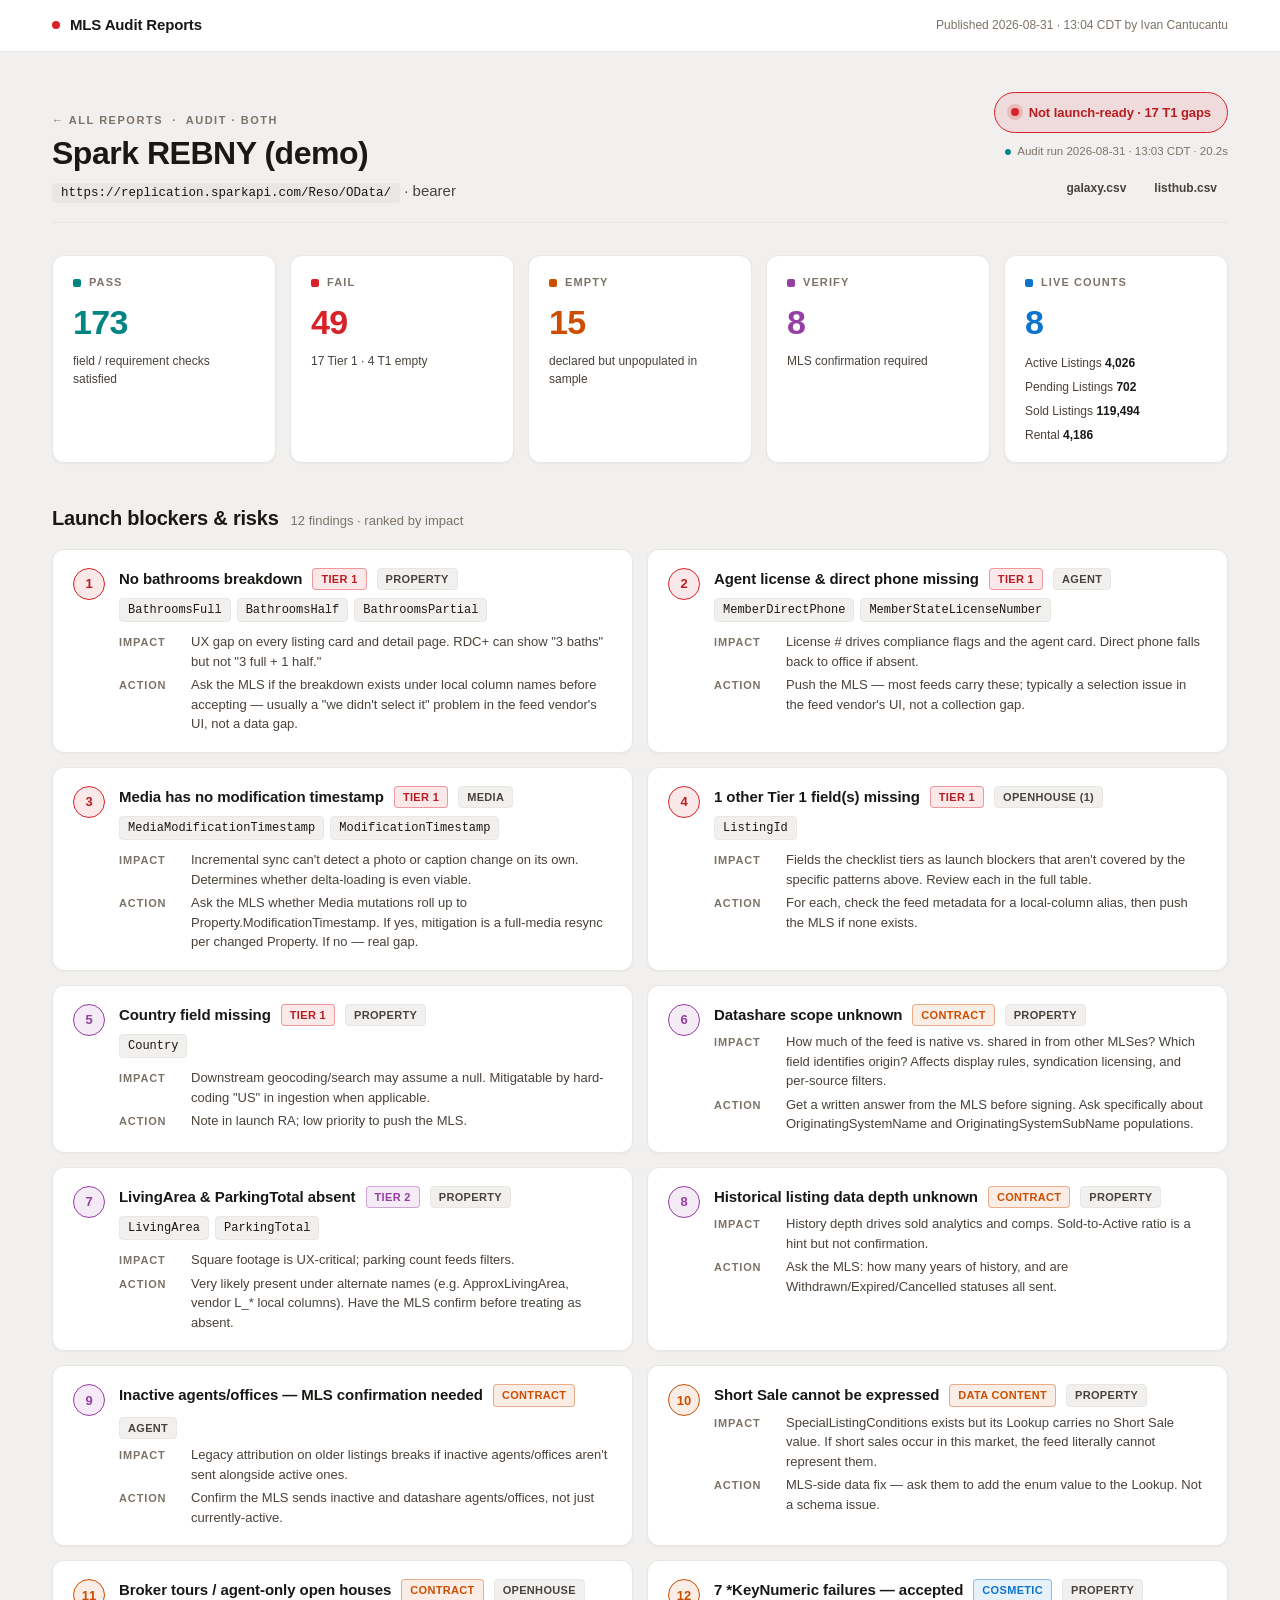
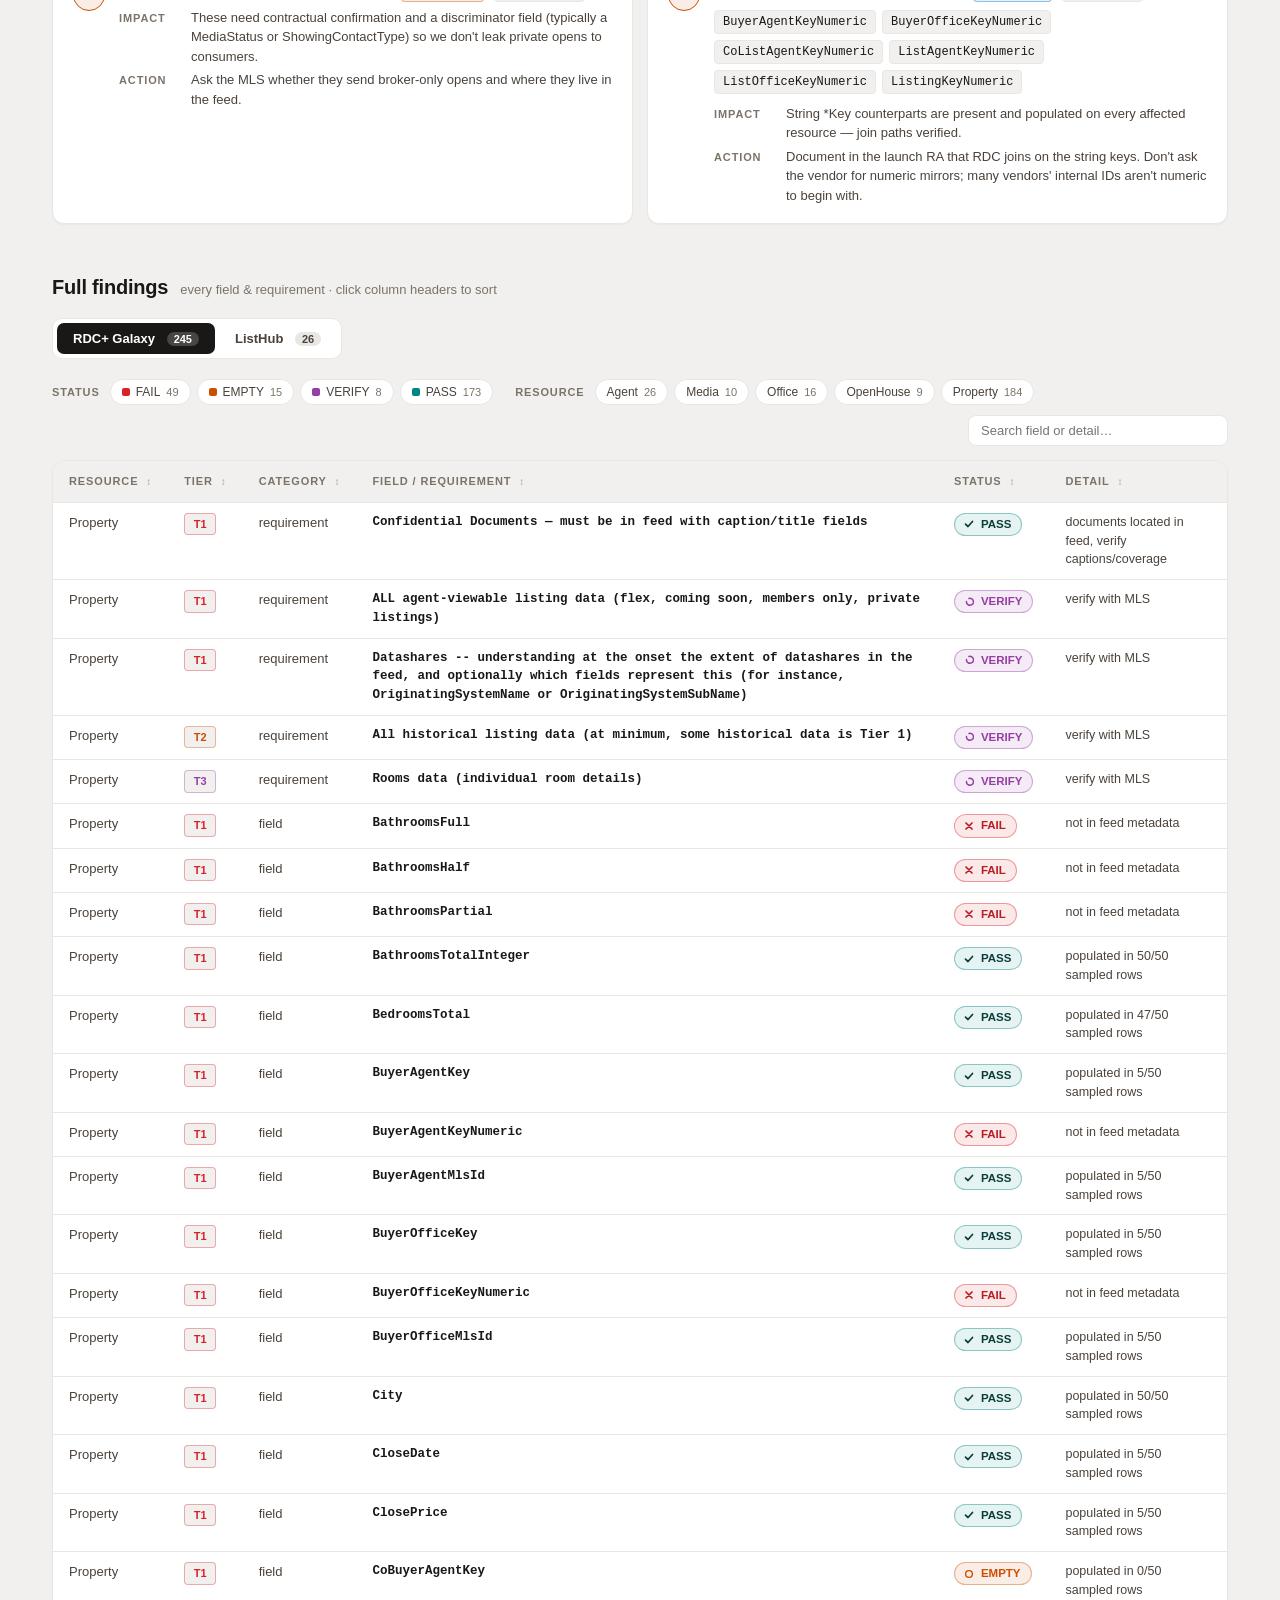
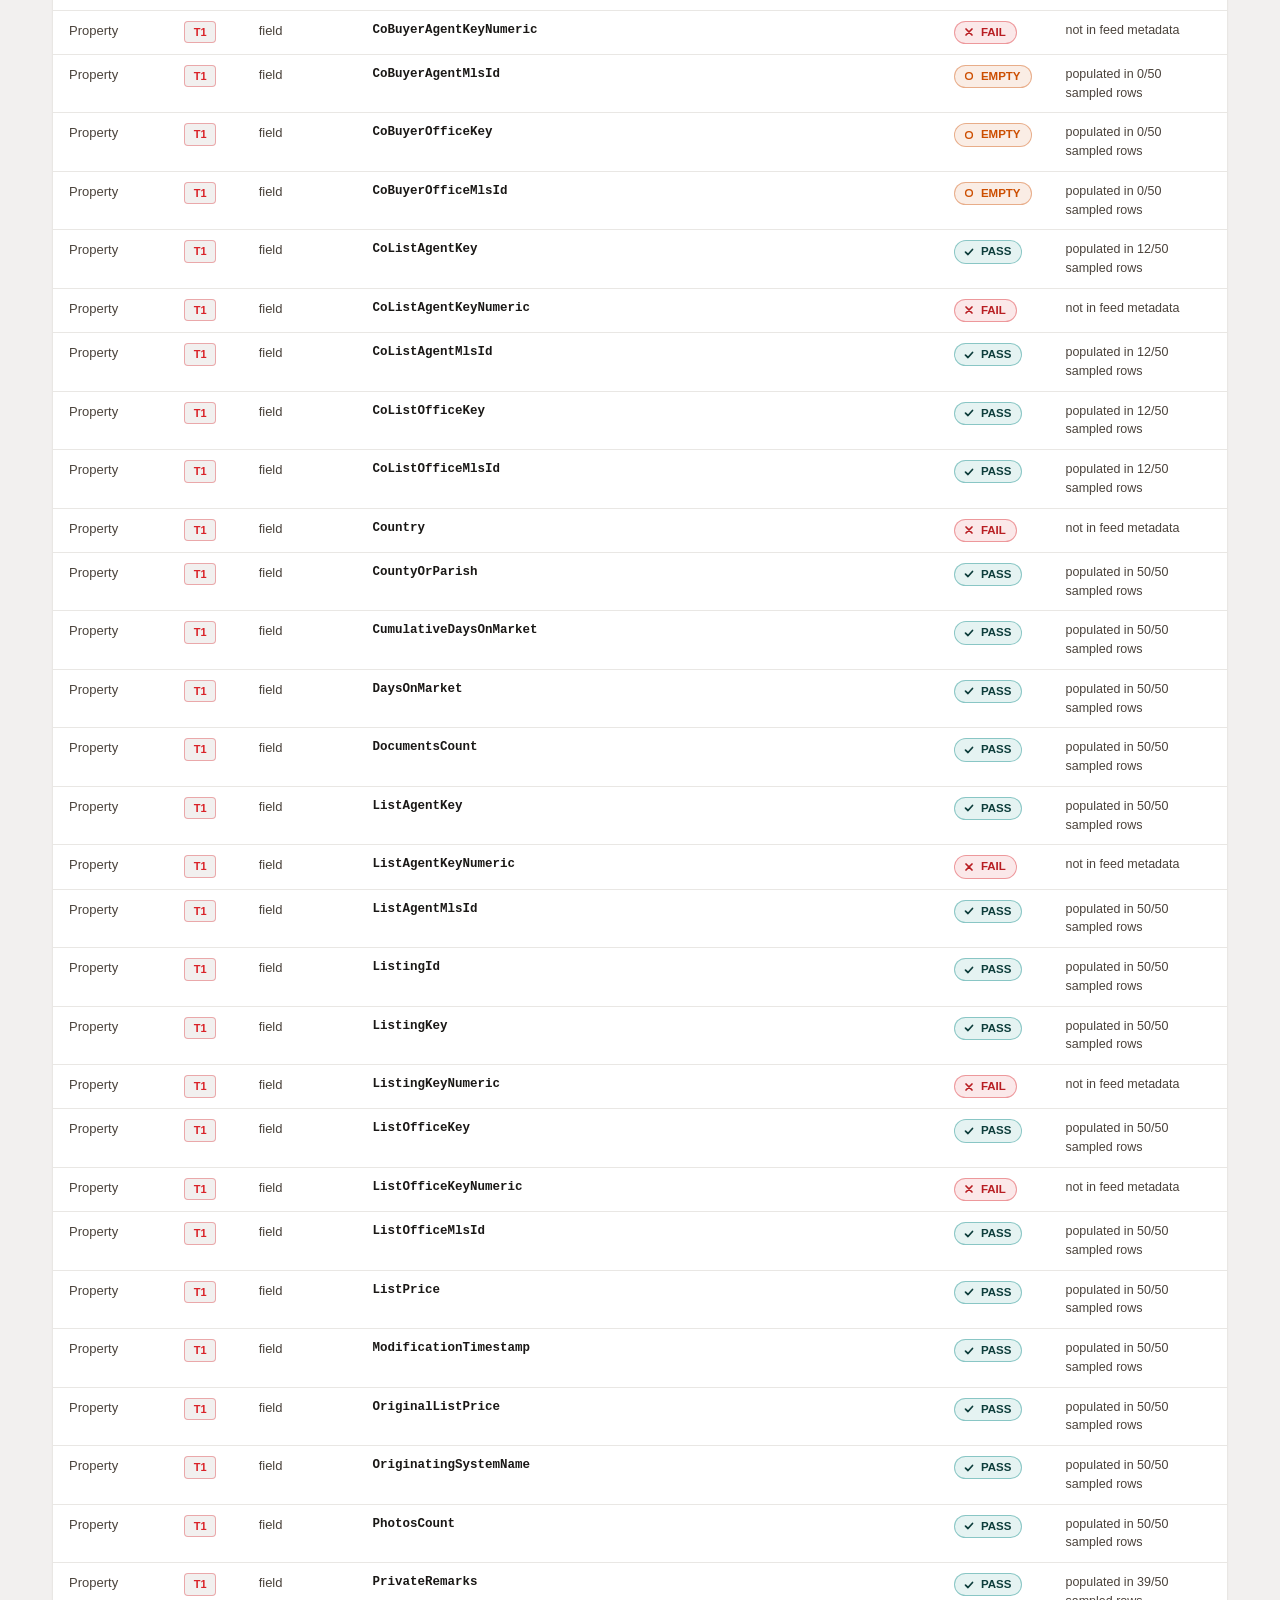
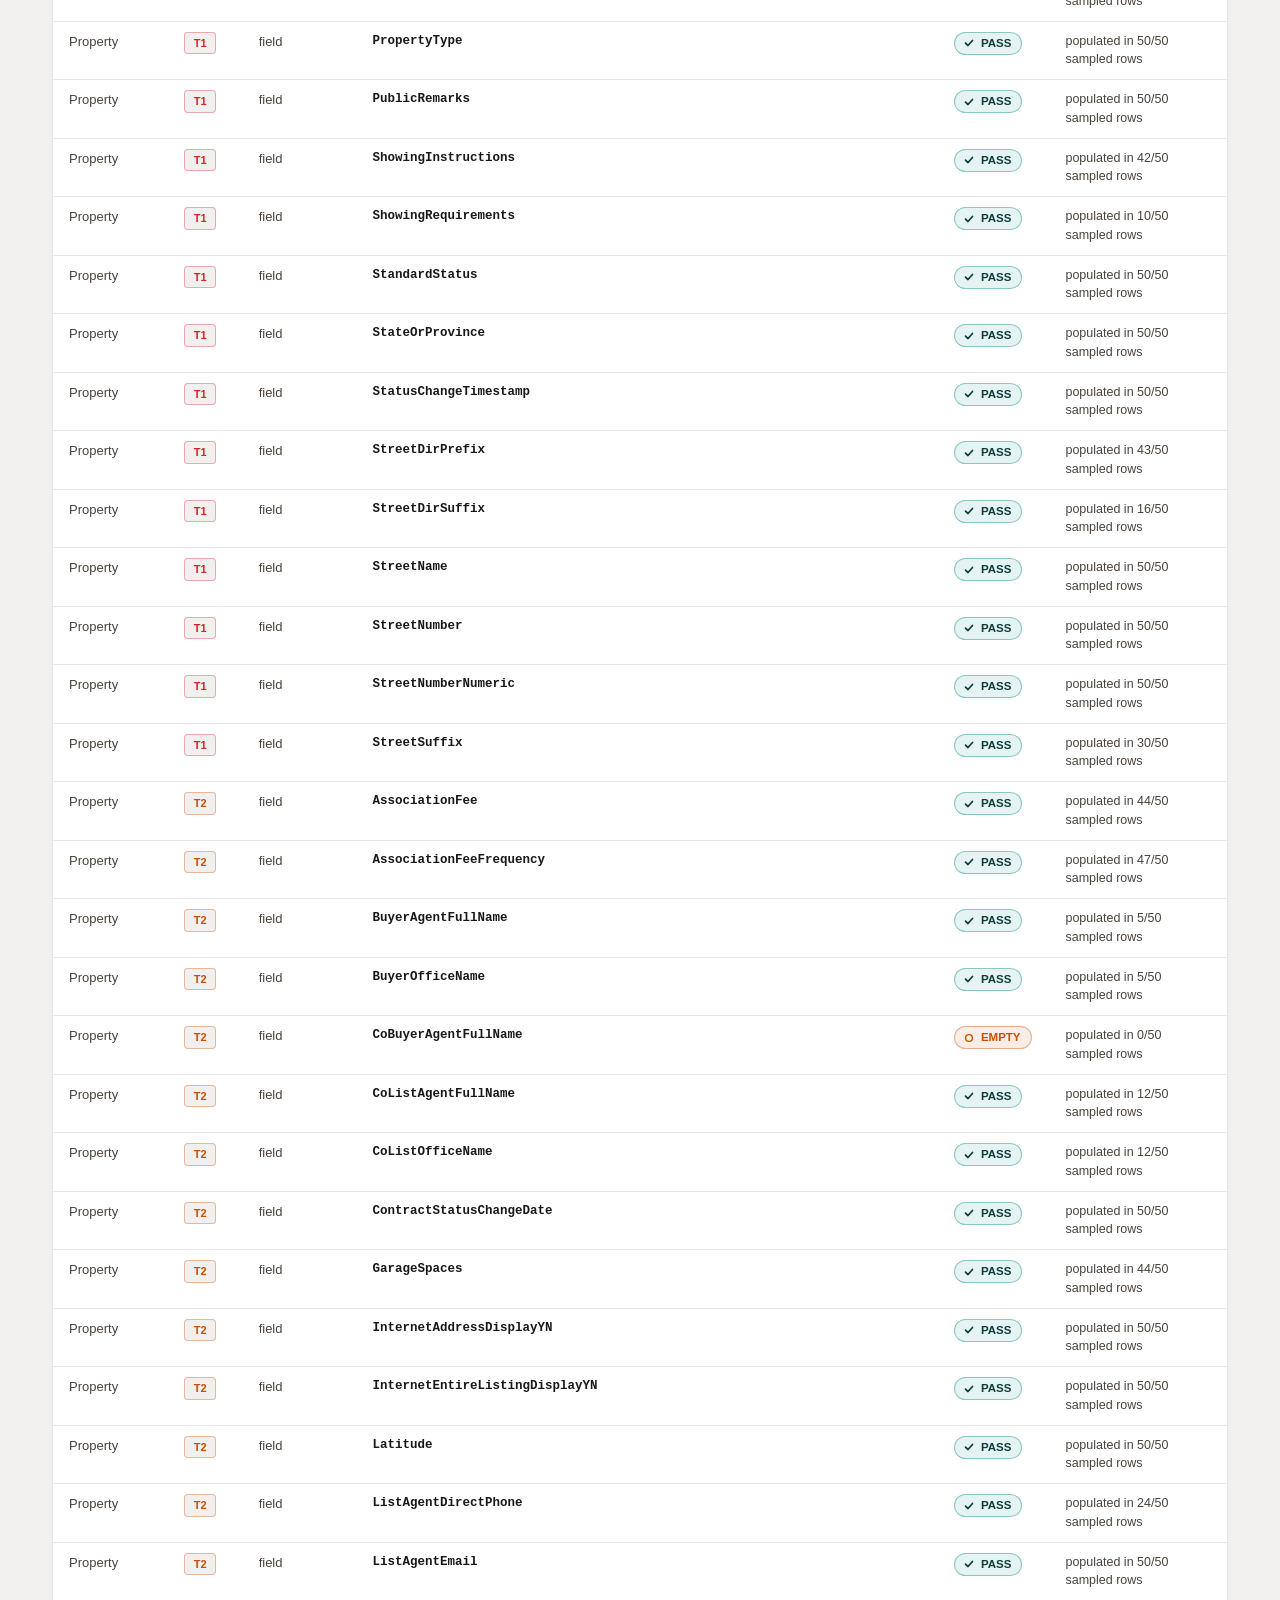
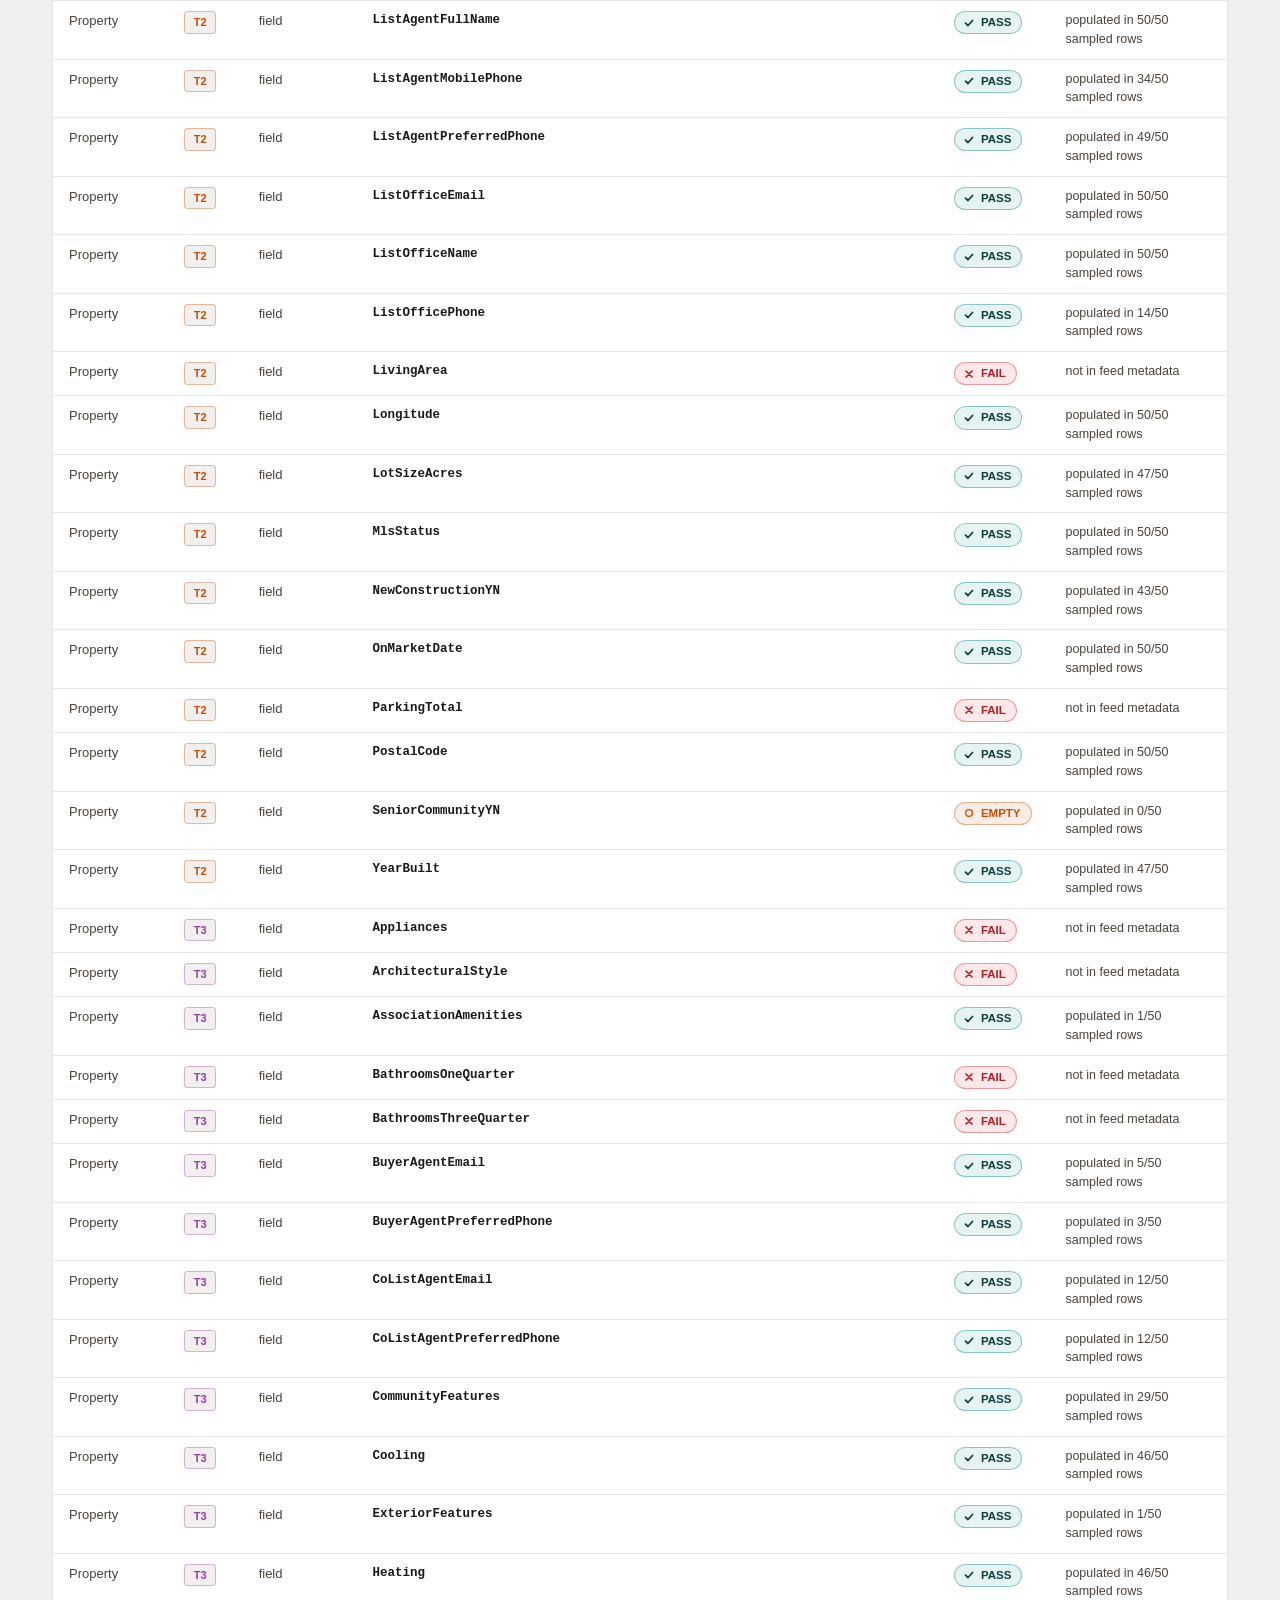
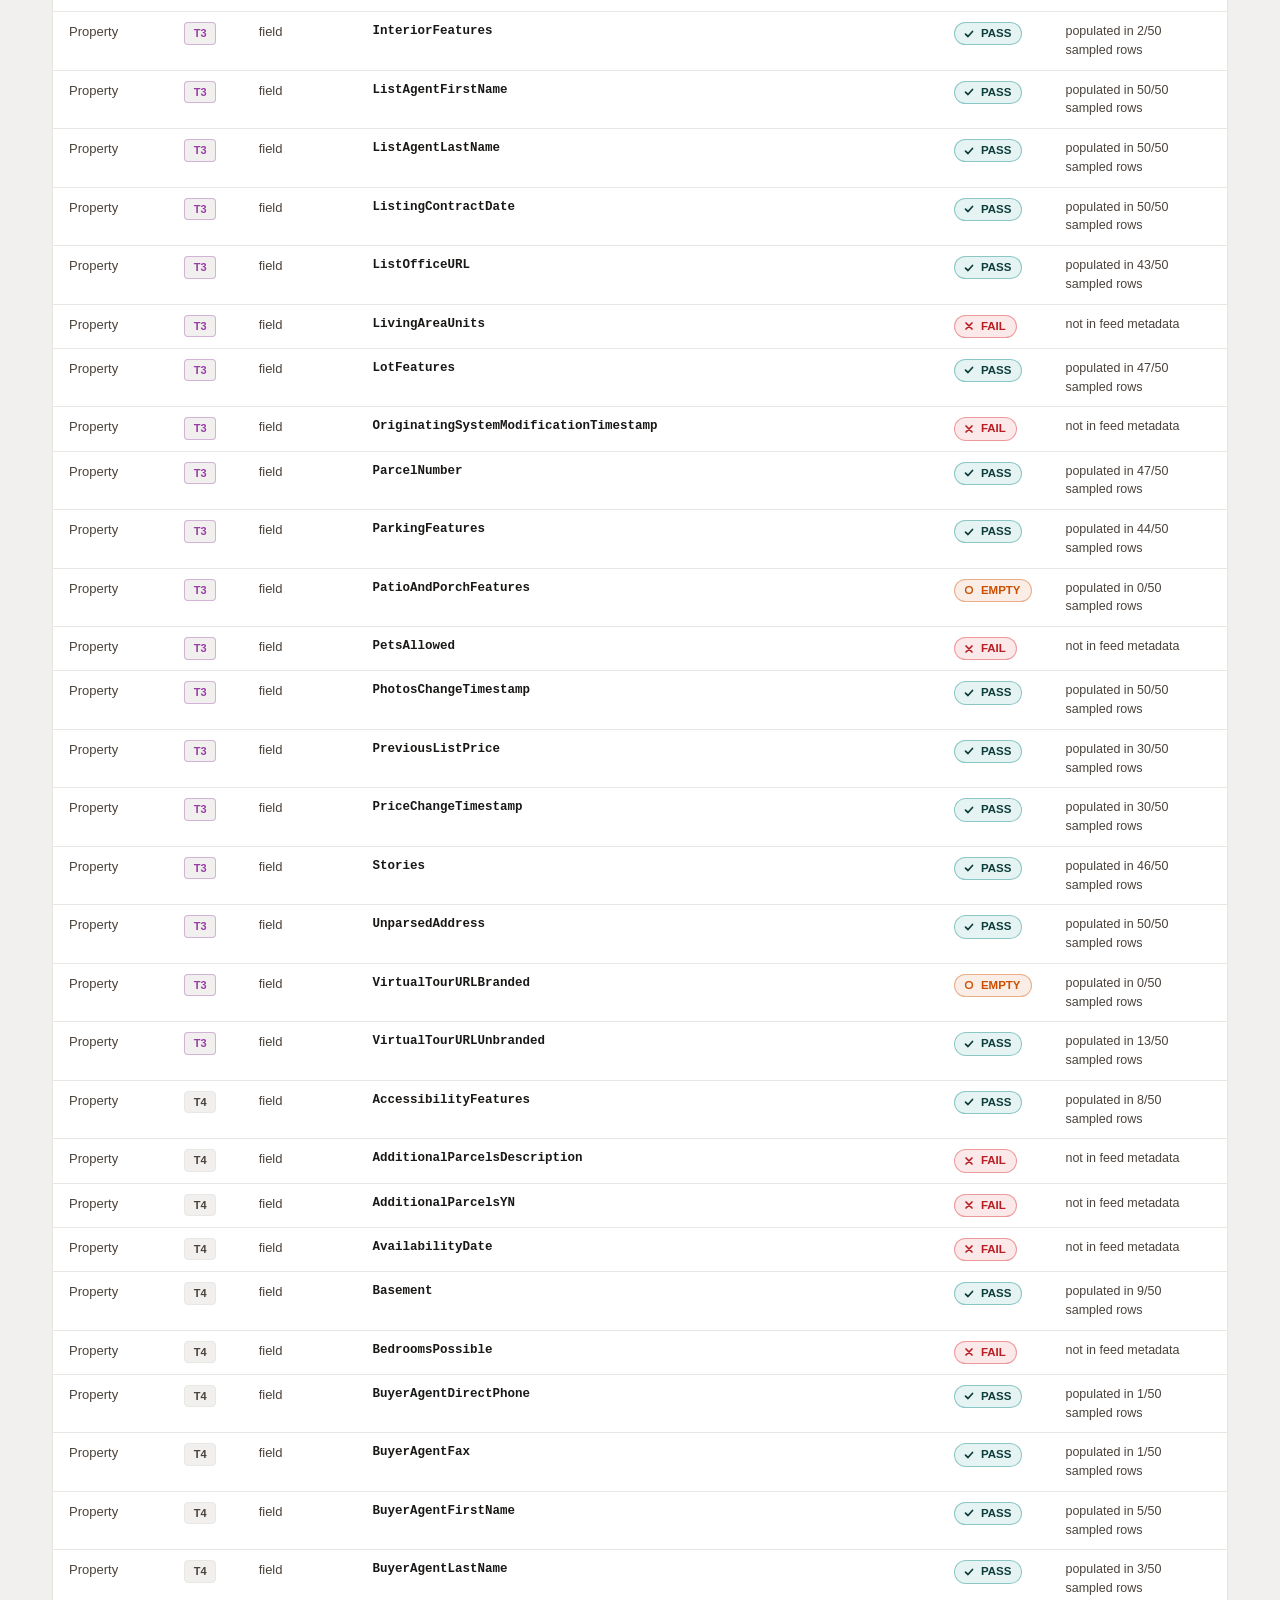
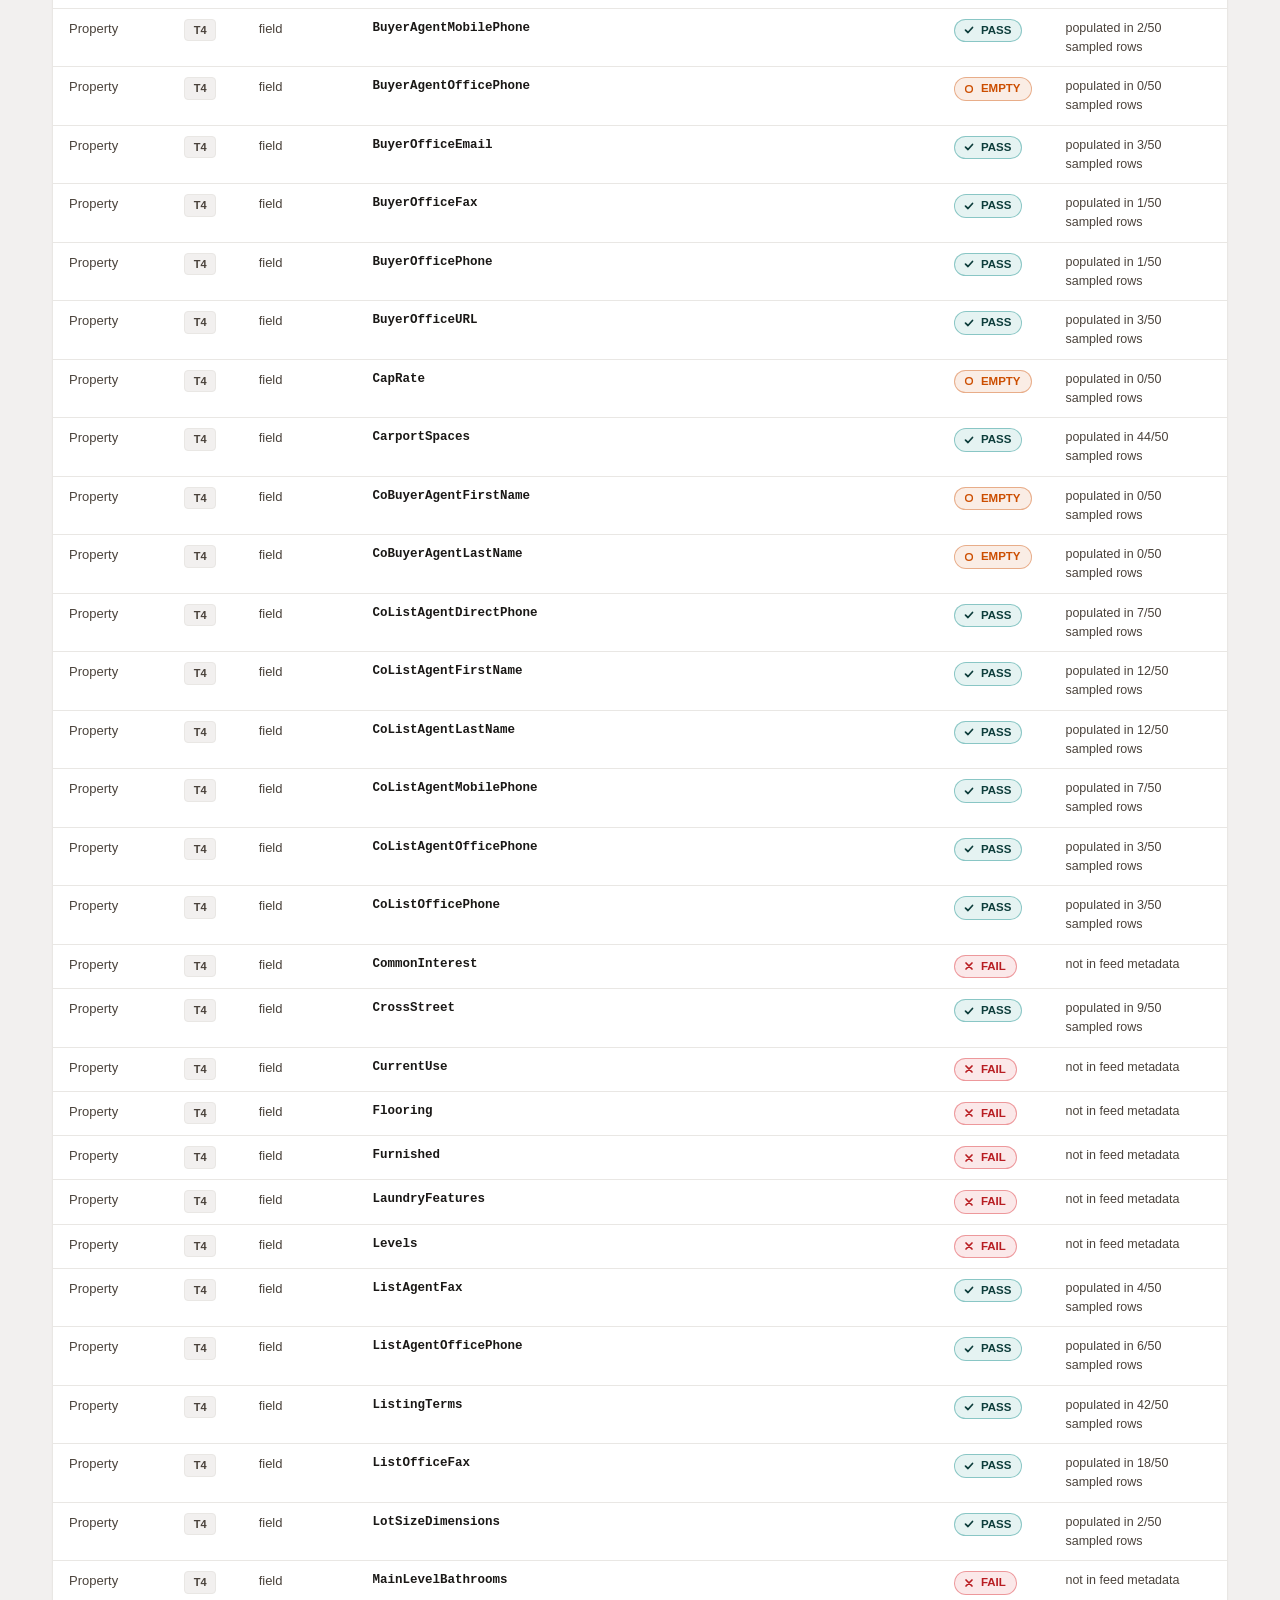
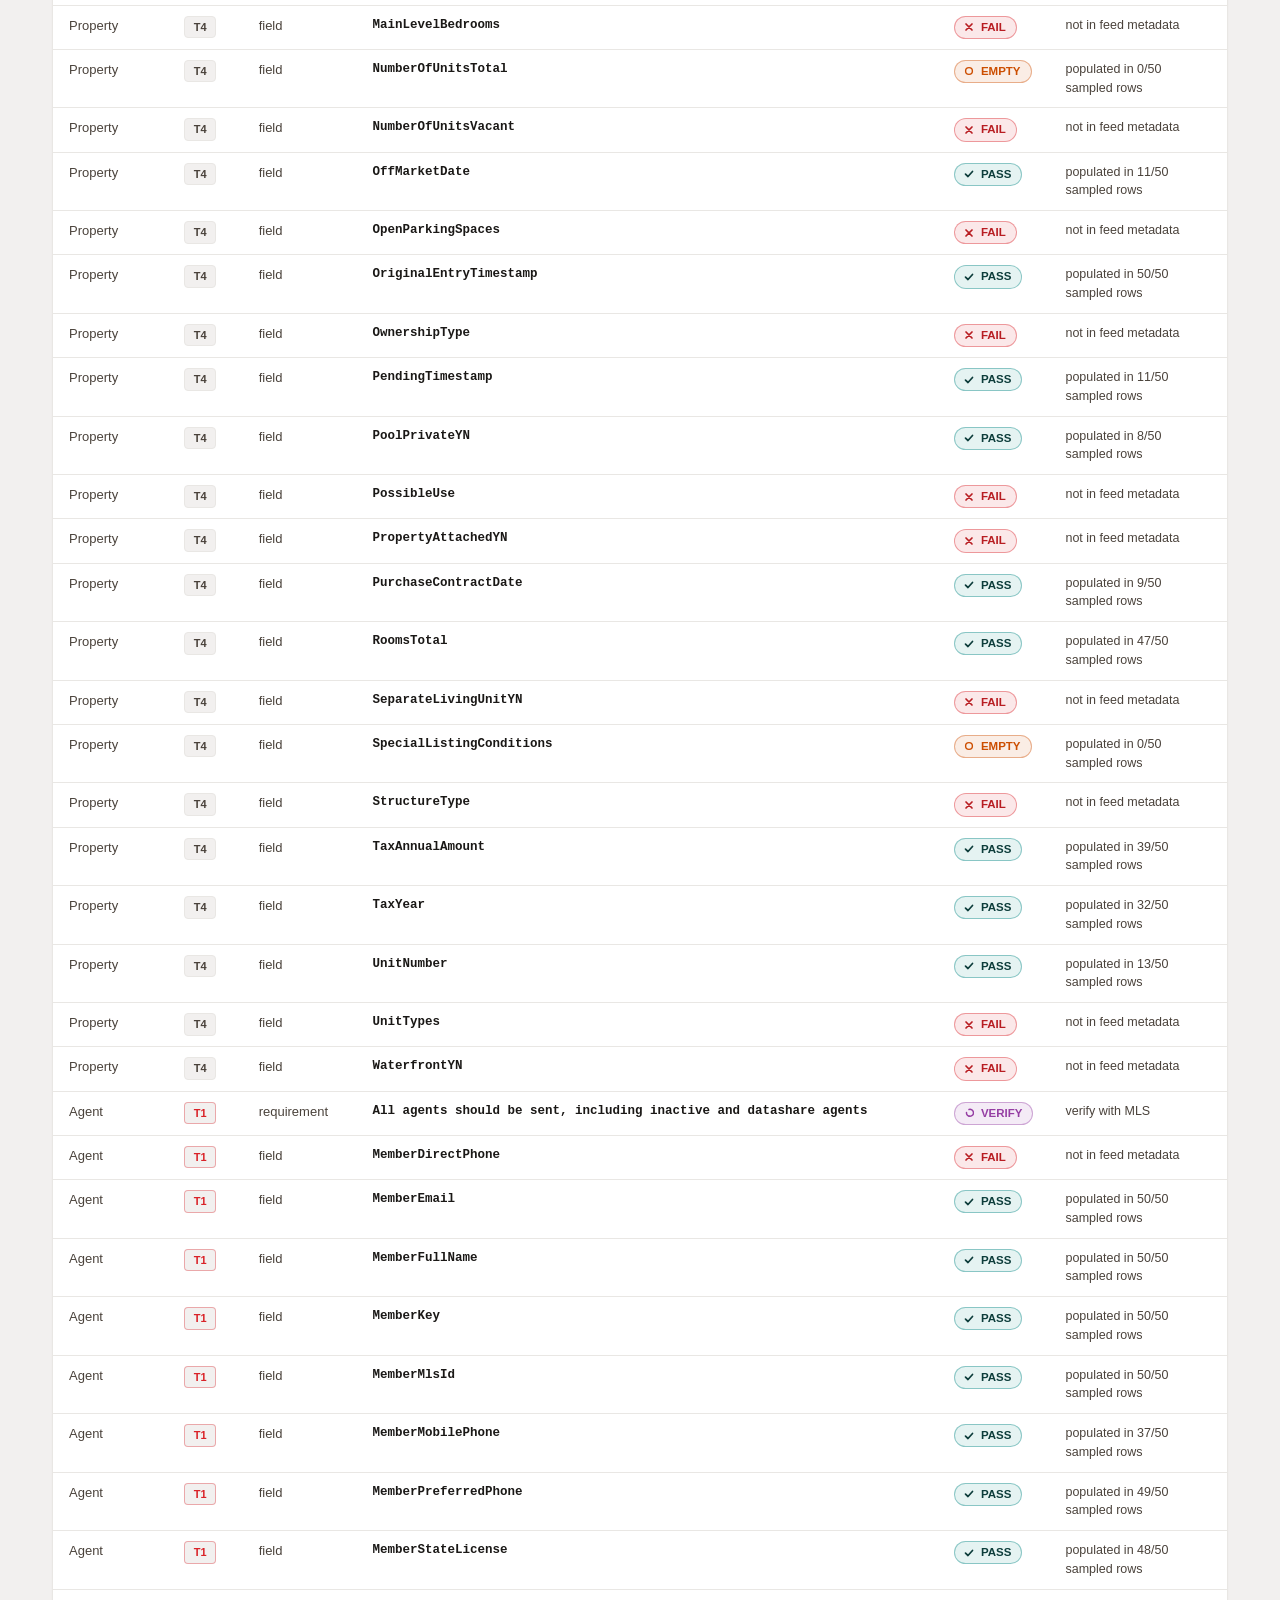
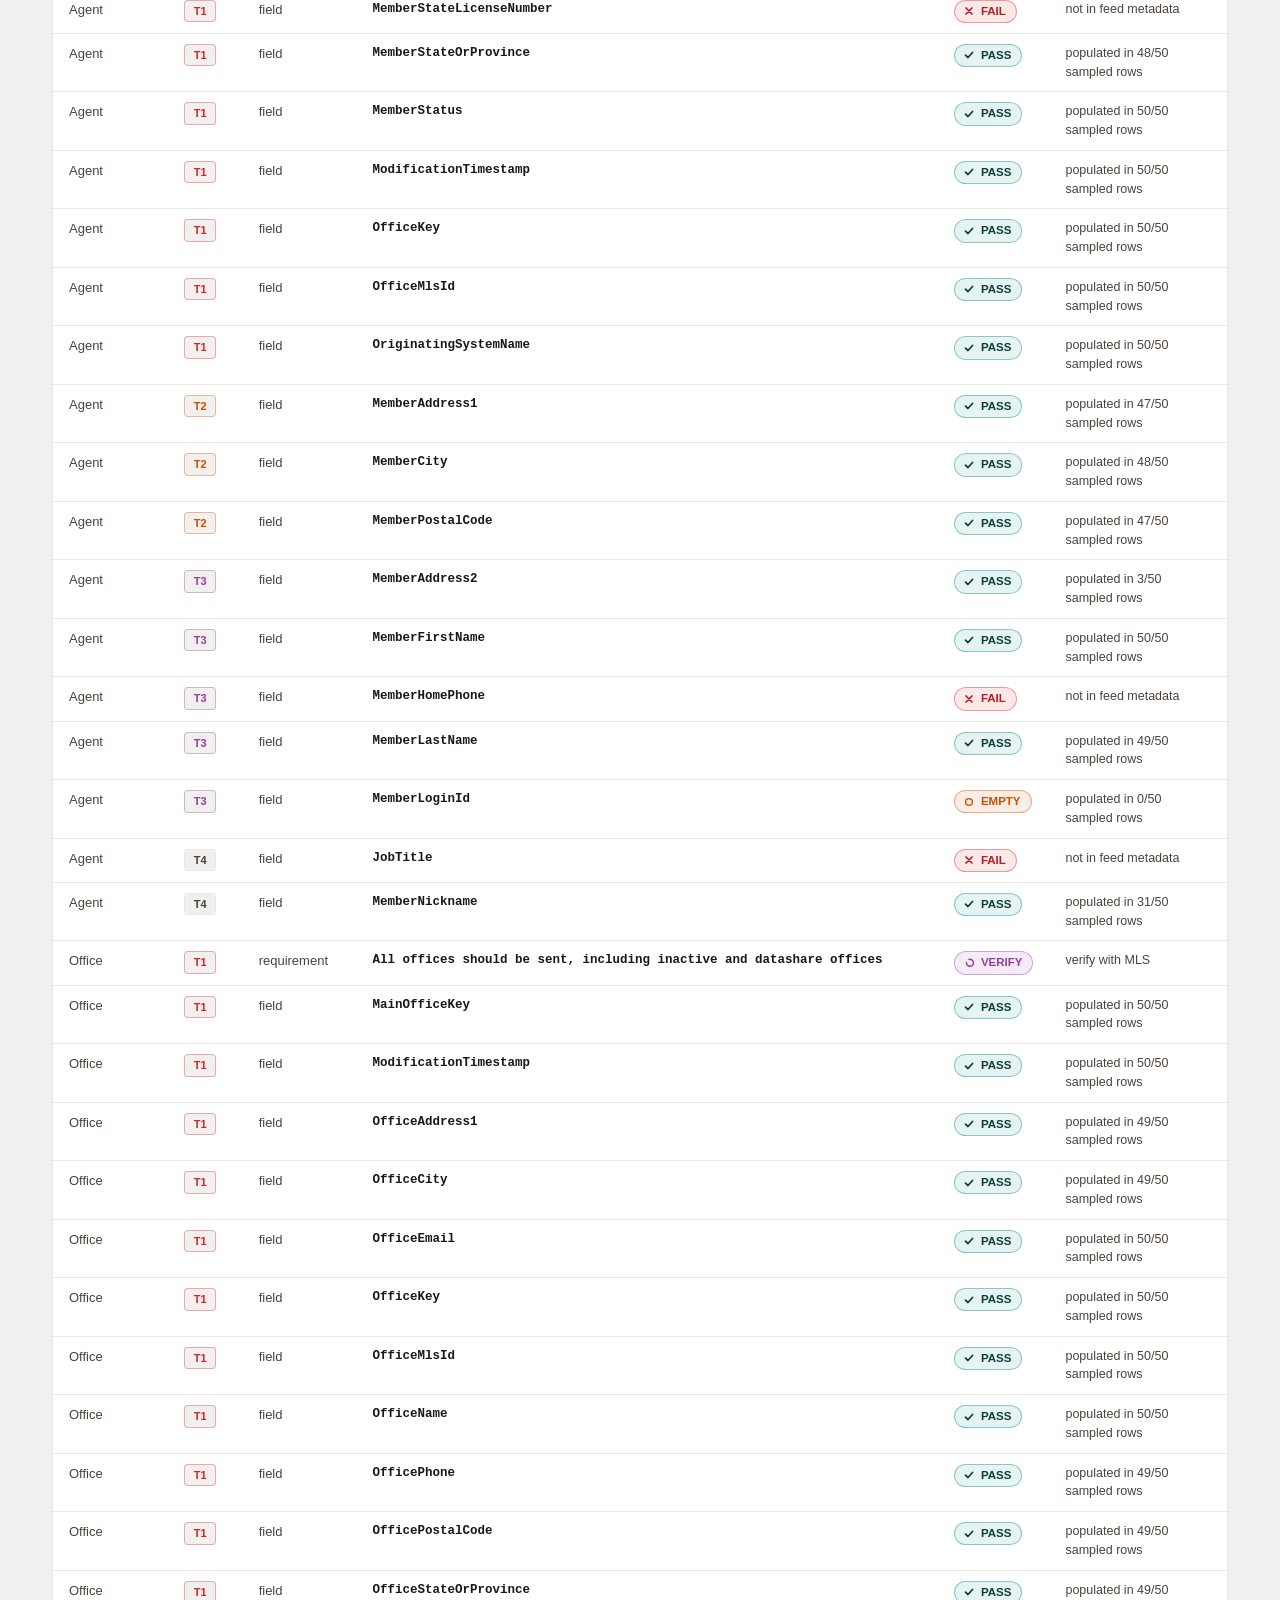
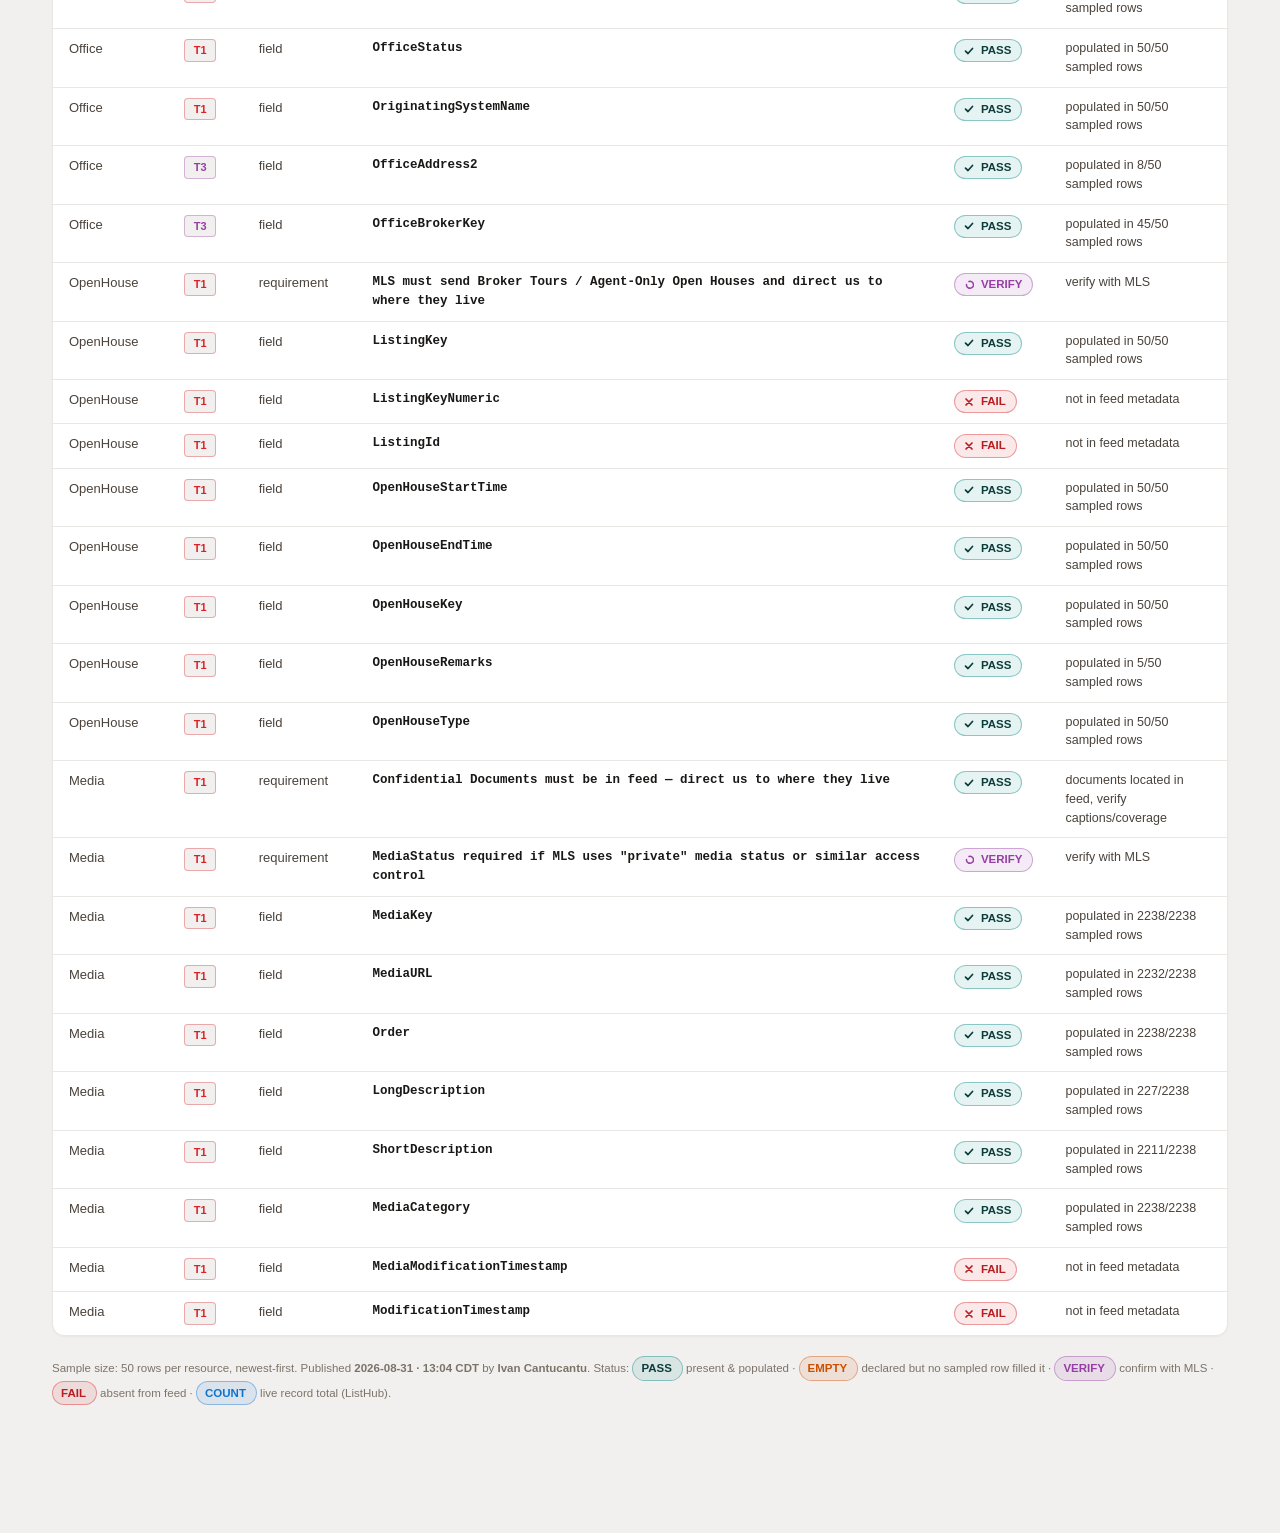
<file: docs/reports/spark-rebny-demo/2026-08-31T18-04-02Z/index.html>
<!doctype html>
<html lang="en" data-theme="dark">
<head>
<meta charset="utf-8" />
<meta name="viewport" content="width=device-width,initial-scale=1" />
<title>Spark REBNY (demo) · MLS Audit</title>
<link rel="stylesheet" href="../../../styles.css" />
</head>
<body>
<nav class="topbar">
  <div class="inner">
    <div class="brand">
      <span class="dot" aria-hidden="true"></span>
      <a href="../../../index.html">MLS Audit Reports</a>
    </div>
    <div style="font-size: 12px; color: var(--text-muted);">
      Published 2026-08-31 · 13:04 CDT by Ivan Cantucantu
    </div>
  </div>
</nav>

<main class="page">




<header class="masthead">
  <div>
    <div class="eyebrow">
      <a href="../../../index.html" style="color: var(--text-muted); text-decoration: none;">← All reports</a>
      &nbsp;·&nbsp; Audit · both
    </div>
    <h1>Spark REBNY (demo)</h1>
    <div class="subtitle">
      <code>https://replication.sparkapi.com/Reso/OData/</code>
      · bearer
      
    </div>
  </div>
  <div class="masthead-actions">
    
      <div class="verdict critical"><span class="dot"></span>
        Not launch-ready · 17 T1 gaps
      </div>
    
    <div class="refresh-meta">
      <span class="status-dot" aria-hidden="true"></span>
      <span class="text">
        
          Audit run 2026-08-31 · 13:03 CDT · 20.2s
        
      </span>
    </div>
    <div style="display:flex; gap:6px; margin-top: 4px;">
      <a class="btn ghost" href="galaxy.csv" style="padding: 4px 10px; font-size: 12px;">galaxy.csv</a>
      <a class="btn ghost" href="listhub.csv" style="padding: 4px 10px; font-size: 12px;">listhub.csv</a>
    </div>
  </div>
</header>




<div class="grid-stats" aria-label="Status roll-up">
  <div class="stat" data-role="good">
    <div class="label"><span class="swatch" style="background:var(--good)"></span>Pass</div>
    <div class="value">173</div>
    <div class="sub">field / requirement checks satisfied</div>
  </div>
  <div class="stat" data-role="critical">
    <div class="label"><span class="swatch" style="background:var(--critical)"></span>Fail</div>
    <div class="value">49</div>
    <div class="sub">
      17 Tier 1
       · 
      4 T1 empty
      
    </div>
  </div>
  <div class="stat" data-role="warning">
    <div class="label"><span class="swatch" style="background:var(--warning)"></span>Empty</div>
    <div class="value">15</div>
    <div class="sub">declared but unpopulated in sample</div>
  </div>
  <div class="stat" data-role="serious">
    <div class="label"><span class="swatch" style="background:var(--serious)"></span>Verify</div>
    <div class="value">8</div>
    <div class="sub">MLS confirmation required</div>
  </div>
  <div class="stat" data-role="info">
    <div class="label"><span class="swatch" style="background:var(--info)"></span>Live counts</div>
    <div class="value">8</div>
    
      <div class="counts-strip">
        
          <div class="kv">Active Listings <strong>4,026</strong></div>
        
          <div class="kv">Pending Listings <strong>702</strong></div>
        
          <div class="kv">Sold Listings <strong>119,494</strong></div>
        
          <div class="kv">Rental <strong>4,186</strong></div>
        
      </div>
    
  </div>
</div>


<section aria-labelledby="blockers-h">
  <h2 id="blockers-h">Launch blockers &amp; risks <span class="count">12 findings · ranked by impact</span></h2>
  <div class="blockers">
    
      <article class="blocker" data-severity="critical">
        <div class="rank">1</div>
        <div class="body">
          <h3>
            No bathrooms breakdown
            <span class="chip severity-critical">Tier 1</span>
            <span class="chip">Property</span>
          </h3>
          
            <div class="fields-inline">
              <code>BathroomsFull</code><code>BathroomsHalf</code><code>BathroomsPartial</code>
            </div>
          
          <dl class="kv">
            <dt>Impact</dt><dd>UX gap on every listing card and detail page. RDC+ can show &#34;3 baths&#34; but not &#34;3 full + 1 half.&#34;</dd>
            <dt>Action</dt><dd>Ask the MLS if the breakdown exists under local column names before accepting — usually a &#34;we didn&#39;t select it&#34; problem in the feed vendor&#39;s UI, not a data gap.</dd>
          </dl>
        </div>
      </article>
    
      <article class="blocker" data-severity="critical">
        <div class="rank">2</div>
        <div class="body">
          <h3>
            Agent license &amp; direct phone missing
            <span class="chip severity-critical">Tier 1</span>
            <span class="chip">Agent</span>
          </h3>
          
            <div class="fields-inline">
              <code>MemberDirectPhone</code><code>MemberStateLicenseNumber</code>
            </div>
          
          <dl class="kv">
            <dt>Impact</dt><dd>License # drives compliance flags and the agent card. Direct phone falls back to office if absent.</dd>
            <dt>Action</dt><dd>Push the MLS — most feeds carry these; typically a selection issue in the feed vendor&#39;s UI, not a collection gap.</dd>
          </dl>
        </div>
      </article>
    
      <article class="blocker" data-severity="critical">
        <div class="rank">3</div>
        <div class="body">
          <h3>
            Media has no modification timestamp
            <span class="chip severity-critical">Tier 1</span>
            <span class="chip">Media</span>
          </h3>
          
            <div class="fields-inline">
              <code>MediaModificationTimestamp</code><code>ModificationTimestamp</code>
            </div>
          
          <dl class="kv">
            <dt>Impact</dt><dd>Incremental sync can&#39;t detect a photo or caption change on its own. Determines whether delta-loading is even viable.</dd>
            <dt>Action</dt><dd>Ask the MLS whether Media mutations roll up to Property.ModificationTimestamp. If yes, mitigation is a full-media resync per changed Property. If no — real gap.</dd>
          </dl>
        </div>
      </article>
    
      <article class="blocker" data-severity="critical">
        <div class="rank">4</div>
        <div class="body">
          <h3>
            1 other Tier 1 field(s) missing
            <span class="chip severity-critical">Tier 1</span>
            <span class="chip">OpenHouse (1)</span>
          </h3>
          
            <div class="fields-inline">
              <code>ListingId</code>
            </div>
          
          <dl class="kv">
            <dt>Impact</dt><dd>Fields the checklist tiers as launch blockers that aren&#39;t covered by the specific patterns above. Review each in the full table.</dd>
            <dt>Action</dt><dd>For each, check the feed metadata for a local-column alias, then push the MLS if none exists.</dd>
          </dl>
        </div>
      </article>
    
      <article class="blocker" data-severity="serious">
        <div class="rank">5</div>
        <div class="body">
          <h3>
            Country field missing
            <span class="chip severity-critical">Tier 1</span>
            <span class="chip">Property</span>
          </h3>
          
            <div class="fields-inline">
              <code>Country</code>
            </div>
          
          <dl class="kv">
            <dt>Impact</dt><dd>Downstream geocoding/search may assume a null. Mitigatable by hard-coding &#34;US&#34; in ingestion when applicable.</dd>
            <dt>Action</dt><dd>Note in launch RA; low priority to push the MLS.</dd>
          </dl>
        </div>
      </article>
    
      <article class="blocker" data-severity="serious">
        <div class="rank">6</div>
        <div class="body">
          <h3>
            Datashare scope unknown
            <span class="chip severity-warning">Contract</span>
            <span class="chip">Property</span>
          </h3>
          
          <dl class="kv">
            <dt>Impact</dt><dd>How much of the feed is native vs. shared in from other MLSes? Which field identifies origin? Affects display rules, syndication licensing, and per-source filters.</dd>
            <dt>Action</dt><dd>Get a written answer from the MLS before signing. Ask specifically about OriginatingSystemName and OriginatingSystemSubName populations.</dd>
          </dl>
        </div>
      </article>
    
      <article class="blocker" data-severity="serious">
        <div class="rank">7</div>
        <div class="body">
          <h3>
            LivingArea &amp; ParkingTotal absent
            <span class="chip severity-serious">Tier 2</span>
            <span class="chip">Property</span>
          </h3>
          
            <div class="fields-inline">
              <code>LivingArea</code><code>ParkingTotal</code>
            </div>
          
          <dl class="kv">
            <dt>Impact</dt><dd>Square footage is UX-critical; parking count feeds filters.</dd>
            <dt>Action</dt><dd>Very likely present under alternate names (e.g. ApproxLivingArea, vendor L_* local columns). Have the MLS confirm before treating as absent.</dd>
          </dl>
        </div>
      </article>
    
      <article class="blocker" data-severity="serious">
        <div class="rank">8</div>
        <div class="body">
          <h3>
            Historical listing data depth unknown
            <span class="chip severity-warning">Contract</span>
            <span class="chip">Property</span>
          </h3>
          
          <dl class="kv">
            <dt>Impact</dt><dd>History depth drives sold analytics and comps. Sold-to-Active ratio is a hint but not confirmation.</dd>
            <dt>Action</dt><dd>Ask the MLS: how many years of history, and are Withdrawn/Expired/Cancelled statuses all sent.</dd>
          </dl>
        </div>
      </article>
    
      <article class="blocker" data-severity="serious">
        <div class="rank">9</div>
        <div class="body">
          <h3>
            Inactive agents/offices — MLS confirmation needed
            <span class="chip severity-warning">Contract</span>
            <span class="chip">Agent</span>
          </h3>
          
          <dl class="kv">
            <dt>Impact</dt><dd>Legacy attribution on older listings breaks if inactive agents/offices aren&#39;t sent alongside active ones.</dd>
            <dt>Action</dt><dd>Confirm the MLS sends inactive and datashare agents/offices, not just currently-active.</dd>
          </dl>
        </div>
      </article>
    
      <article class="blocker" data-severity="warning">
        <div class="rank">10</div>
        <div class="body">
          <h3>
            Short Sale cannot be expressed
            <span class="chip severity-warning">Data content</span>
            <span class="chip">Property</span>
          </h3>
          
          <dl class="kv">
            <dt>Impact</dt><dd>SpecialListingConditions exists but its Lookup carries no Short Sale value. If short sales occur in this market, the feed literally cannot represent them.</dd>
            <dt>Action</dt><dd>MLS-side data fix — ask them to add the enum value to the Lookup. Not a schema issue.</dd>
          </dl>
        </div>
      </article>
    
      <article class="blocker" data-severity="warning">
        <div class="rank">11</div>
        <div class="body">
          <h3>
            Broker tours / agent-only open houses
            <span class="chip severity-warning">Contract</span>
            <span class="chip">OpenHouse</span>
          </h3>
          
          <dl class="kv">
            <dt>Impact</dt><dd>These need contractual confirmation and a discriminator field (typically a MediaStatus or ShowingContactType) so we don&#39;t leak private opens to consumers.</dd>
            <dt>Action</dt><dd>Ask the MLS whether they send broker-only opens and where they live in the feed.</dd>
          </dl>
        </div>
      </article>
    
      <article class="blocker" data-severity="warning">
        <div class="rank">12</div>
        <div class="body">
          <h3>
            7 *KeyNumeric failures — accepted
            <span class="chip severity-info">Cosmetic</span>
            <span class="chip">Property</span>
          </h3>
          
            <div class="fields-inline">
              <code>BuyerAgentKeyNumeric</code><code>BuyerOfficeKeyNumeric</code><code>CoListAgentKeyNumeric</code><code>ListAgentKeyNumeric</code><code>ListOfficeKeyNumeric</code><code>ListingKeyNumeric</code>
            </div>
          
          <dl class="kv">
            <dt>Impact</dt><dd>String *Key counterparts are present and populated on every affected resource — join paths verified.</dd>
            <dt>Action</dt><dd>Document in the launch RA that RDC joins on the string keys. Don&#39;t ask the vendor for numeric mirrors; many vendors&#39; internal IDs aren&#39;t numeric to begin with.</dd>
          </dl>
        </div>
      </article>
    
  </div>
</section>


<section aria-labelledby="data-h">
  <h2 id="data-h">Full findings <span class="count">every field &amp; requirement · click column headers to sort</span></h2>

  <div class="tabs" role="tablist">
    <button class="tab is-active" role="tab" data-tab="galaxy" aria-selected="true">
      RDC+ Galaxy <span class="badge">245</span>
    </button>
    <button class="tab" role="tab" data-tab="listhub" aria-selected="false">
      ListHub <span class="badge">26</span>
    </button>
  </div>

  <div class="filter-row" role="toolbar" aria-label="Table filters">
    <span class="filter-label">Status</span>
    <div class="filter-group" id="status-filters"></div>
    <span class="filter-label" style="margin-left: 12px">Resource</span>
    <div class="filter-group" id="resource-filters"></div>
    <input type="search" class="search" id="search" placeholder="Search field or detail…" aria-label="Search rows" />
  </div>

  <div class="table-wrap">
    <table id="findings-table">
      <thead>
        <tr>
          <th data-sort="resource">Resource <span class="sort-arrow">↕</span></th>
          <th data-sort="tier">Tier <span class="sort-arrow">↕</span></th>
          <th data-sort="category">Category <span class="sort-arrow">↕</span></th>
          <th data-sort="name">Field / Requirement <span class="sort-arrow">↕</span></th>
          <th data-sort="status">Status <span class="sort-arrow">↕</span></th>
          <th data-sort="detail">Detail <span class="sort-arrow">↕</span></th>
        </tr>
      </thead>
      <tbody id="findings-body"></tbody>
    </table>
  </div>

  <p class="footnote">
    Sample size: 50 rows per resource, newest-first. Published <strong>2026-08-31 · 13:04 CDT</strong> by <strong>Ivan Cantucantu</strong>. Status: <span class="status-pill status-PASS">PASS</span> present &amp; populated · <span class="status-pill status-EMPTY">EMPTY</span> declared but no sampled row filled it · <span class="status-pill status-VERIFY">VERIFY</span> confirm with MLS · <span class="status-pill status-FAIL">FAIL</span> absent from feed · <span class="status-pill status-COUNT">COUNT</span> live record total (ListHub).
  </p>
</section>


<script type="application/json" id="audit-data">{"galaxy": [{"category": "requirement", "detail": "documents located in feed, verify captions/coverage", "feed_resource": "Property", "name": "Confidential Documents \u2014 must be in feed with caption/title fields", "note": "", "resource": "Property", "status": "PASS", "tier": "1"}, {"category": "requirement", "detail": "verify with MLS", "feed_resource": "Property", "name": "ALL agent-viewable listing data (flex, coming soon, members only, private listings)", "note": "", "resource": "Property", "status": "VERIFY", "tier": "1"}, {"category": "requirement", "detail": "verify with MLS", "feed_resource": "Property", "name": "Datashares -- understanding at the onset the extent of datashares in the feed, and optionally which fields represent this (for instance, OriginatingSystemName or OriginatingSystemSubName)", "note": "", "resource": "Property", "status": "VERIFY", "tier": "1"}, {"category": "requirement", "detail": "verify with MLS", "feed_resource": "Property", "name": "All historical listing data (at minimum, some historical data is Tier 1)", "note": "", "resource": "Property", "status": "VERIFY", "tier": "2"}, {"category": "requirement", "detail": "verify with MLS", "feed_resource": "Property", "name": "Rooms data (individual room details)", "note": "", "resource": "Property", "status": "VERIFY", "tier": "3"}, {"category": "field", "detail": "not in feed metadata", "feed_resource": "Property", "name": "BathroomsFull", "note": "", "resource": "Property", "status": "FAIL", "tier": "1"}, {"category": "field", "detail": "not in feed metadata", "feed_resource": "Property", "name": "BathroomsHalf", "note": "", "resource": "Property", "status": "FAIL", "tier": "1"}, {"category": "field", "detail": "not in feed metadata", "feed_resource": "Property", "name": "BathroomsPartial", "note": "", "resource": "Property", "status": "FAIL", "tier": "1"}, {"category": "field", "detail": "populated in 50/50 sampled rows", "feed_resource": "Property", "name": "BathroomsTotalInteger", "note": "", "resource": "Property", "status": "PASS", "tier": "1"}, {"category": "field", "detail": "populated in 47/50 sampled rows", "feed_resource": "Property", "name": "BedroomsTotal", "note": "", "resource": "Property", "status": "PASS", "tier": "1"}, {"category": "field", "detail": "populated in 5/50 sampled rows", "feed_resource": "Property", "name": "BuyerAgentKey", "note": "", "resource": "Property", "status": "PASS", "tier": "1"}, {"category": "field", "detail": "not in feed metadata", "feed_resource": "Property", "name": "BuyerAgentKeyNumeric", "note": "", "resource": "Property", "status": "FAIL", "tier": "1"}, {"category": "field", "detail": "populated in 5/50 sampled rows", "feed_resource": "Property", "name": "BuyerAgentMlsId", "note": "", "resource": "Property", "status": "PASS", "tier": "1"}, {"category": "field", "detail": "populated in 5/50 sampled rows", "feed_resource": "Property", "name": "BuyerOfficeKey", "note": "", "resource": "Property", "status": "PASS", "tier": "1"}, {"category": "field", "detail": "not in feed metadata", "feed_resource": "Property", "name": "BuyerOfficeKeyNumeric", "note": "", "resource": "Property", "status": "FAIL", "tier": "1"}, {"category": "field", "detail": "populated in 5/50 sampled rows", "feed_resource": "Property", "name": "BuyerOfficeMlsId", "note": "", "resource": "Property", "status": "PASS", "tier": "1"}, {"category": "field", "detail": "populated in 50/50 sampled rows", "feed_resource": "Property", "name": "City", "note": "", "resource": "Property", "status": "PASS", "tier": "1"}, {"category": "field", "detail": "populated in 5/50 sampled rows", "feed_resource": "Property", "name": "CloseDate", "note": "", "resource": "Property", "status": "PASS", "tier": "1"}, {"category": "field", "detail": "populated in 5/50 sampled rows", "feed_resource": "Property", "name": "ClosePrice", "note": "", "resource": "Property", "status": "PASS", "tier": "1"}, {"category": "field", "detail": "populated in 0/50 sampled rows", "feed_resource": "Property", "name": "CoBuyerAgentKey", "note": "", "resource": "Property", "status": "EMPTY", "tier": "1"}, {"category": "field", "detail": "not in feed metadata", "feed_resource": "Property", "name": "CoBuyerAgentKeyNumeric", "note": "", "resource": "Property", "status": "FAIL", "tier": "1"}, {"category": "field", "detail": "populated in 0/50 sampled rows", "feed_resource": "Property", "name": "CoBuyerAgentMlsId", "note": "", "resource": "Property", "status": "EMPTY", "tier": "1"}, {"category": "field", "detail": "populated in 0/50 sampled rows", "feed_resource": "Property", "name": "CoBuyerOfficeKey", "note": "", "resource": "Property", "status": "EMPTY", "tier": "1"}, {"category": "field", "detail": "populated in 0/50 sampled rows", "feed_resource": "Property", "name": "CoBuyerOfficeMlsId", "note": "", "resource": "Property", "status": "EMPTY", "tier": "1"}, {"category": "field", "detail": "populated in 12/50 sampled rows", "feed_resource": "Property", "name": "CoListAgentKey", "note": "", "resource": "Property", "status": "PASS", "tier": "1"}, {"category": "field", "detail": "not in feed metadata", "feed_resource": "Property", "name": "CoListAgentKeyNumeric", "note": "", "resource": "Property", "status": "FAIL", "tier": "1"}, {"category": "field", "detail": "populated in 12/50 sampled rows", "feed_resource": "Property", "name": "CoListAgentMlsId", "note": "", "resource": "Property", "status": "PASS", "tier": "1"}, {"category": "field", "detail": "populated in 12/50 sampled rows", "feed_resource": "Property", "name": "CoListOfficeKey", "note": "", "resource": "Property", "status": "PASS", "tier": "1"}, {"category": "field", "detail": "populated in 12/50 sampled rows", "feed_resource": "Property", "name": "CoListOfficeMlsId", "note": "", "resource": "Property", "status": "PASS", "tier": "1"}, {"category": "field", "detail": "not in feed metadata", "feed_resource": "Property", "name": "Country", "note": "", "resource": "Property", "status": "FAIL", "tier": "1"}, {"category": "field", "detail": "populated in 50/50 sampled rows", "feed_resource": "Property", "name": "CountyOrParish", "note": "", "resource": "Property", "status": "PASS", "tier": "1"}, {"category": "field", "detail": "populated in 50/50 sampled rows", "feed_resource": "Property", "name": "CumulativeDaysOnMarket", "note": "", "resource": "Property", "status": "PASS", "tier": "1"}, {"category": "field", "detail": "populated in 50/50 sampled rows", "feed_resource": "Property", "name": "DaysOnMarket", "note": "", "resource": "Property", "status": "PASS", "tier": "1"}, {"category": "field", "detail": "populated in 50/50 sampled rows", "feed_resource": "Property", "name": "DocumentsCount", "note": "", "resource": "Property", "status": "PASS", "tier": "1"}, {"category": "field", "detail": "populated in 50/50 sampled rows", "feed_resource": "Property", "name": "ListAgentKey", "note": "", "resource": "Property", "status": "PASS", "tier": "1"}, {"category": "field", "detail": "not in feed metadata", "feed_resource": "Property", "name": "ListAgentKeyNumeric", "note": "", "resource": "Property", "status": "FAIL", "tier": "1"}, {"category": "field", "detail": "populated in 50/50 sampled rows", "feed_resource": "Property", "name": "ListAgentMlsId", "note": "", "resource": "Property", "status": "PASS", "tier": "1"}, {"category": "field", "detail": "populated in 50/50 sampled rows", "feed_resource": "Property", "name": "ListingId", "note": "", "resource": "Property", "status": "PASS", "tier": "1"}, {"category": "field", "detail": "populated in 50/50 sampled rows", "feed_resource": "Property", "name": "ListingKey", "note": "", "resource": "Property", "status": "PASS", "tier": "1"}, {"category": "field", "detail": "not in feed metadata", "feed_resource": "Property", "name": "ListingKeyNumeric", "note": "", "resource": "Property", "status": "FAIL", "tier": "1"}, {"category": "field", "detail": "populated in 50/50 sampled rows", "feed_resource": "Property", "name": "ListOfficeKey", "note": "", "resource": "Property", "status": "PASS", "tier": "1"}, {"category": "field", "detail": "not in feed metadata", "feed_resource": "Property", "name": "ListOfficeKeyNumeric", "note": "", "resource": "Property", "status": "FAIL", "tier": "1"}, {"category": "field", "detail": "populated in 50/50 sampled rows", "feed_resource": "Property", "name": "ListOfficeMlsId", "note": "", "resource": "Property", "status": "PASS", "tier": "1"}, {"category": "field", "detail": "populated in 50/50 sampled rows", "feed_resource": "Property", "name": "ListPrice", "note": "", "resource": "Property", "status": "PASS", "tier": "1"}, {"category": "field", "detail": "populated in 50/50 sampled rows", "feed_resource": "Property", "name": "ModificationTimestamp", "note": "", "resource": "Property", "status": "PASS", "tier": "1"}, {"category": "field", "detail": "populated in 50/50 sampled rows", "feed_resource": "Property", "name": "OriginalListPrice", "note": "", "resource": "Property", "status": "PASS", "tier": "1"}, {"category": "field", "detail": "populated in 50/50 sampled rows", "feed_resource": "Property", "name": "OriginatingSystemName", "note": "", "resource": "Property", "status": "PASS", "tier": "1"}, {"category": "field", "detail": "populated in 50/50 sampled rows", "feed_resource": "Property", "name": "PhotosCount", "note": "", "resource": "Property", "status": "PASS", "tier": "1"}, {"category": "field", "detail": "populated in 39/50 sampled rows", "feed_resource": "Property", "name": "PrivateRemarks", "note": "", "resource": "Property", "status": "PASS", "tier": "1"}, {"category": "field", "detail": "populated in 50/50 sampled rows", "feed_resource": "Property", "name": "PropertyType", "note": "", "resource": "Property", "status": "PASS", "tier": "1"}, {"category": "field", "detail": "populated in 50/50 sampled rows", "feed_resource": "Property", "name": "PublicRemarks", "note": "", "resource": "Property", "status": "PASS", "tier": "1"}, {"category": "field", "detail": "populated in 42/50 sampled rows", "feed_resource": "Property", "name": "ShowingInstructions", "note": "", "resource": "Property", "status": "PASS", "tier": "1"}, {"category": "field", "detail": "populated in 10/50 sampled rows", "feed_resource": "Property", "name": "ShowingRequirements", "note": "", "resource": "Property", "status": "PASS", "tier": "1"}, {"category": "field", "detail": "populated in 50/50 sampled rows", "feed_resource": "Property", "name": "StandardStatus", "note": "", "resource": "Property", "status": "PASS", "tier": "1"}, {"category": "field", "detail": "populated in 50/50 sampled rows", "feed_resource": "Property", "name": "StateOrProvince", "note": "", "resource": "Property", "status": "PASS", "tier": "1"}, {"category": "field", "detail": "populated in 50/50 sampled rows", "feed_resource": "Property", "name": "StatusChangeTimestamp", "note": "", "resource": "Property", "status": "PASS", "tier": "1"}, {"category": "field", "detail": "populated in 43/50 sampled rows", "feed_resource": "Property", "name": "StreetDirPrefix", "note": "", "resource": "Property", "status": "PASS", "tier": "1"}, {"category": "field", "detail": "populated in 16/50 sampled rows", "feed_resource": "Property", "name": "StreetDirSuffix", "note": "", "resource": "Property", "status": "PASS", "tier": "1"}, {"category": "field", "detail": "populated in 50/50 sampled rows", "feed_resource": "Property", "name": "StreetName", "note": "", "resource": "Property", "status": "PASS", "tier": "1"}, {"category": "field", "detail": "populated in 50/50 sampled rows", "feed_resource": "Property", "name": "StreetNumber", "note": "", "resource": "Property", "status": "PASS", "tier": "1"}, {"category": "field", "detail": "populated in 50/50 sampled rows", "feed_resource": "Property", "name": "StreetNumberNumeric", "note": "", "resource": "Property", "status": "PASS", "tier": "1"}, {"category": "field", "detail": "populated in 30/50 sampled rows", "feed_resource": "Property", "name": "StreetSuffix", "note": "", "resource": "Property", "status": "PASS", "tier": "1"}, {"category": "field", "detail": "populated in 44/50 sampled rows", "feed_resource": "Property", "name": "AssociationFee", "note": "", "resource": "Property", "status": "PASS", "tier": "2"}, {"category": "field", "detail": "populated in 47/50 sampled rows", "feed_resource": "Property", "name": "AssociationFeeFrequency", "note": "", "resource": "Property", "status": "PASS", "tier": "2"}, {"category": "field", "detail": "populated in 5/50 sampled rows", "feed_resource": "Property", "name": "BuyerAgentFullName", "note": "", "resource": "Property", "status": "PASS", "tier": "2"}, {"category": "field", "detail": "populated in 5/50 sampled rows", "feed_resource": "Property", "name": "BuyerOfficeName", "note": "", "resource": "Property", "status": "PASS", "tier": "2"}, {"category": "field", "detail": "populated in 0/50 sampled rows", "feed_resource": "Property", "name": "CoBuyerAgentFullName", "note": "", "resource": "Property", "status": "EMPTY", "tier": "2"}, {"category": "field", "detail": "populated in 12/50 sampled rows", "feed_resource": "Property", "name": "CoListAgentFullName", "note": "", "resource": "Property", "status": "PASS", "tier": "2"}, {"category": "field", "detail": "populated in 12/50 sampled rows", "feed_resource": "Property", "name": "CoListOfficeName", "note": "", "resource": "Property", "status": "PASS", "tier": "2"}, {"category": "field", "detail": "populated in 50/50 sampled rows", "feed_resource": "Property", "name": "ContractStatusChangeDate", "note": "", "resource": "Property", "status": "PASS", "tier": "2"}, {"category": "field", "detail": "populated in 44/50 sampled rows", "feed_resource": "Property", "name": "GarageSpaces", "note": "", "resource": "Property", "status": "PASS", "tier": "2"}, {"category": "field", "detail": "populated in 50/50 sampled rows", "feed_resource": "Property", "name": "InternetAddressDisplayYN", "note": "", "resource": "Property", "status": "PASS", "tier": "2"}, {"category": "field", "detail": "populated in 50/50 sampled rows", "feed_resource": "Property", "name": "InternetEntireListingDisplayYN", "note": "", "resource": "Property", "status": "PASS", "tier": "2"}, {"category": "field", "detail": "populated in 50/50 sampled rows", "feed_resource": "Property", "name": "Latitude", "note": "", "resource": "Property", "status": "PASS", "tier": "2"}, {"category": "field", "detail": "populated in 24/50 sampled rows", "feed_resource": "Property", "name": "ListAgentDirectPhone", "note": "", "resource": "Property", "status": "PASS", "tier": "2"}, {"category": "field", "detail": "populated in 50/50 sampled rows", "feed_resource": "Property", "name": "ListAgentEmail", "note": "", "resource": "Property", "status": "PASS", "tier": "2"}, {"category": "field", "detail": "populated in 50/50 sampled rows", "feed_resource": "Property", "name": "ListAgentFullName", "note": "", "resource": "Property", "status": "PASS", "tier": "2"}, {"category": "field", "detail": "populated in 34/50 sampled rows", "feed_resource": "Property", "name": "ListAgentMobilePhone", "note": "", "resource": "Property", "status": "PASS", "tier": "2"}, {"category": "field", "detail": "populated in 49/50 sampled rows", "feed_resource": "Property", "name": "ListAgentPreferredPhone", "note": "", "resource": "Property", "status": "PASS", "tier": "2"}, {"category": "field", "detail": "populated in 50/50 sampled rows", "feed_resource": "Property", "name": "ListOfficeEmail", "note": "", "resource": "Property", "status": "PASS", "tier": "2"}, {"category": "field", "detail": "populated in 50/50 sampled rows", "feed_resource": "Property", "name": "ListOfficeName", "note": "", "resource": "Property", "status": "PASS", "tier": "2"}, {"category": "field", "detail": "populated in 14/50 sampled rows", "feed_resource": "Property", "name": "ListOfficePhone", "note": "", "resource": "Property", "status": "PASS", "tier": "2"}, {"category": "field", "detail": "not in feed metadata", "feed_resource": "Property", "name": "LivingArea", "note": "", "resource": "Property", "status": "FAIL", "tier": "2"}, {"category": "field", "detail": "populated in 50/50 sampled rows", "feed_resource": "Property", "name": "Longitude", "note": "", "resource": "Property", "status": "PASS", "tier": "2"}, {"category": "field", "detail": "populated in 47/50 sampled rows", "feed_resource": "Property", "name": "LotSizeAcres", "note": "", "resource": "Property", "status": "PASS", "tier": "2"}, {"category": "field", "detail": "populated in 50/50 sampled rows", "feed_resource": "Property", "name": "MlsStatus", "note": "", "resource": "Property", "status": "PASS", "tier": "2"}, {"category": "field", "detail": "populated in 43/50 sampled rows", "feed_resource": "Property", "name": "NewConstructionYN", "note": "", "resource": "Property", "status": "PASS", "tier": "2"}, {"category": "field", "detail": "populated in 50/50 sampled rows", "feed_resource": "Property", "name": "OnMarketDate", "note": "", "resource": "Property", "status": "PASS", "tier": "2"}, {"category": "field", "detail": "not in feed metadata", "feed_resource": "Property", "name": "ParkingTotal", "note": "", "resource": "Property", "status": "FAIL", "tier": "2"}, {"category": "field", "detail": "populated in 50/50 sampled rows", "feed_resource": "Property", "name": "PostalCode", "note": "", "resource": "Property", "status": "PASS", "tier": "2"}, {"category": "field", "detail": "populated in 0/50 sampled rows", "feed_resource": "Property", "name": "SeniorCommunityYN", "note": "", "resource": "Property", "status": "EMPTY", "tier": "2"}, {"category": "field", "detail": "populated in 47/50 sampled rows", "feed_resource": "Property", "name": "YearBuilt", "note": "", "resource": "Property", "status": "PASS", "tier": "2"}, {"category": "field", "detail": "not in feed metadata", "feed_resource": "Property", "name": "Appliances", "note": "", "resource": "Property", "status": "FAIL", "tier": "3"}, {"category": "field", "detail": "not in feed metadata", "feed_resource": "Property", "name": "ArchitecturalStyle", "note": "", "resource": "Property", "status": "FAIL", "tier": "3"}, {"category": "field", "detail": "populated in 1/50 sampled rows", "feed_resource": "Property", "name": "AssociationAmenities", "note": "", "resource": "Property", "status": "PASS", "tier": "3"}, {"category": "field", "detail": "not in feed metadata", "feed_resource": "Property", "name": "BathroomsOneQuarter", "note": "", "resource": "Property", "status": "FAIL", "tier": "3"}, {"category": "field", "detail": "not in feed metadata", "feed_resource": "Property", "name": "BathroomsThreeQuarter", "note": "", "resource": "Property", "status": "FAIL", "tier": "3"}, {"category": "field", "detail": "populated in 5/50 sampled rows", "feed_resource": "Property", "name": "BuyerAgentEmail", "note": "", "resource": "Property", "status": "PASS", "tier": "3"}, {"category": "field", "detail": "populated in 3/50 sampled rows", "feed_resource": "Property", "name": "BuyerAgentPreferredPhone", "note": "", "resource": "Property", "status": "PASS", "tier": "3"}, {"category": "field", "detail": "populated in 12/50 sampled rows", "feed_resource": "Property", "name": "CoListAgentEmail", "note": "", "resource": "Property", "status": "PASS", "tier": "3"}, {"category": "field", "detail": "populated in 12/50 sampled rows", "feed_resource": "Property", "name": "CoListAgentPreferredPhone", "note": "", "resource": "Property", "status": "PASS", "tier": "3"}, {"category": "field", "detail": "populated in 29/50 sampled rows", "feed_resource": "Property", "name": "CommunityFeatures", "note": "", "resource": "Property", "status": "PASS", "tier": "3"}, {"category": "field", "detail": "populated in 46/50 sampled rows", "feed_resource": "Property", "name": "Cooling", "note": "", "resource": "Property", "status": "PASS", "tier": "3"}, {"category": "field", "detail": "populated in 1/50 sampled rows", "feed_resource": "Property", "name": "ExteriorFeatures", "note": "", "resource": "Property", "status": "PASS", "tier": "3"}, {"category": "field", "detail": "populated in 46/50 sampled rows", "feed_resource": "Property", "name": "Heating", "note": "", "resource": "Property", "status": "PASS", "tier": "3"}, {"category": "field", "detail": "populated in 2/50 sampled rows", "feed_resource": "Property", "name": "InteriorFeatures", "note": "", "resource": "Property", "status": "PASS", "tier": "3"}, {"category": "field", "detail": "populated in 50/50 sampled rows", "feed_resource": "Property", "name": "ListAgentFirstName", "note": "", "resource": "Property", "status": "PASS", "tier": "3"}, {"category": "field", "detail": "populated in 50/50 sampled rows", "feed_resource": "Property", "name": "ListAgentLastName", "note": "", "resource": "Property", "status": "PASS", "tier": "3"}, {"category": "field", "detail": "populated in 50/50 sampled rows", "feed_resource": "Property", "name": "ListingContractDate", "note": "", "resource": "Property", "status": "PASS", "tier": "3"}, {"category": "field", "detail": "populated in 43/50 sampled rows", "feed_resource": "Property", "name": "ListOfficeURL", "note": "", "resource": "Property", "status": "PASS", "tier": "3"}, {"category": "field", "detail": "not in feed metadata", "feed_resource": "Property", "name": "LivingAreaUnits", "note": "", "resource": "Property", "status": "FAIL", "tier": "3"}, {"category": "field", "detail": "populated in 47/50 sampled rows", "feed_resource": "Property", "name": "LotFeatures", "note": "", "resource": "Property", "status": "PASS", "tier": "3"}, {"category": "field", "detail": "not in feed metadata", "feed_resource": "Property", "name": "OriginatingSystemModificationTimestamp", "note": "", "resource": "Property", "status": "FAIL", "tier": "3"}, {"category": "field", "detail": "populated in 47/50 sampled rows", "feed_resource": "Property", "name": "ParcelNumber", "note": "", "resource": "Property", "status": "PASS", "tier": "3"}, {"category": "field", "detail": "populated in 44/50 sampled rows", "feed_resource": "Property", "name": "ParkingFeatures", "note": "", "resource": "Property", "status": "PASS", "tier": "3"}, {"category": "field", "detail": "populated in 0/50 sampled rows", "feed_resource": "Property", "name": "PatioAndPorchFeatures", "note": "", "resource": "Property", "status": "EMPTY", "tier": "3"}, {"category": "field", "detail": "not in feed metadata", "feed_resource": "Property", "name": "PetsAllowed", "note": "", "resource": "Property", "status": "FAIL", "tier": "3"}, {"category": "field", "detail": "populated in 50/50 sampled rows", "feed_resource": "Property", "name": "PhotosChangeTimestamp", "note": "", "resource": "Property", "status": "PASS", "tier": "3"}, {"category": "field", "detail": "populated in 30/50 sampled rows", "feed_resource": "Property", "name": "PreviousListPrice", "note": "", "resource": "Property", "status": "PASS", "tier": "3"}, {"category": "field", "detail": "populated in 30/50 sampled rows", "feed_resource": "Property", "name": "PriceChangeTimestamp", "note": "", "resource": "Property", "status": "PASS", "tier": "3"}, {"category": "field", "detail": "populated in 46/50 sampled rows", "feed_resource": "Property", "name": "Stories", "note": "", "resource": "Property", "status": "PASS", "tier": "3"}, {"category": "field", "detail": "populated in 50/50 sampled rows", "feed_resource": "Property", "name": "UnparsedAddress", "note": "", "resource": "Property", "status": "PASS", "tier": "3"}, {"category": "field", "detail": "populated in 0/50 sampled rows", "feed_resource": "Property", "name": "VirtualTourURLBranded", "note": "", "resource": "Property", "status": "EMPTY", "tier": "3"}, {"category": "field", "detail": "populated in 13/50 sampled rows", "feed_resource": "Property", "name": "VirtualTourURLUnbranded", "note": "", "resource": "Property", "status": "PASS", "tier": "3"}, {"category": "field", "detail": "populated in 8/50 sampled rows", "feed_resource": "Property", "name": "AccessibilityFeatures", "note": "", "resource": "Property", "status": "PASS", "tier": "4"}, {"category": "field", "detail": "not in feed metadata", "feed_resource": "Property", "name": "AdditionalParcelsDescription", "note": "", "resource": "Property", "status": "FAIL", "tier": "4"}, {"category": "field", "detail": "not in feed metadata", "feed_resource": "Property", "name": "AdditionalParcelsYN", "note": "", "resource": "Property", "status": "FAIL", "tier": "4"}, {"category": "field", "detail": "not in feed metadata", "feed_resource": "Property", "name": "AvailabilityDate", "note": "", "resource": "Property", "status": "FAIL", "tier": "4"}, {"category": "field", "detail": "populated in 9/50 sampled rows", "feed_resource": "Property", "name": "Basement", "note": "", "resource": "Property", "status": "PASS", "tier": "4"}, {"category": "field", "detail": "not in feed metadata", "feed_resource": "Property", "name": "BedroomsPossible", "note": "", "resource": "Property", "status": "FAIL", "tier": "4"}, {"category": "field", "detail": "populated in 1/50 sampled rows", "feed_resource": "Property", "name": "BuyerAgentDirectPhone", "note": "", "resource": "Property", "status": "PASS", "tier": "4"}, {"category": "field", "detail": "populated in 1/50 sampled rows", "feed_resource": "Property", "name": "BuyerAgentFax", "note": "", "resource": "Property", "status": "PASS", "tier": "4"}, {"category": "field", "detail": "populated in 5/50 sampled rows", "feed_resource": "Property", "name": "BuyerAgentFirstName", "note": "", "resource": "Property", "status": "PASS", "tier": "4"}, {"category": "field", "detail": "populated in 3/50 sampled rows", "feed_resource": "Property", "name": "BuyerAgentLastName", "note": "", "resource": "Property", "status": "PASS", "tier": "4"}, {"category": "field", "detail": "populated in 2/50 sampled rows", "feed_resource": "Property", "name": "BuyerAgentMobilePhone", "note": "", "resource": "Property", "status": "PASS", "tier": "4"}, {"category": "field", "detail": "populated in 0/50 sampled rows", "feed_resource": "Property", "name": "BuyerAgentOfficePhone", "note": "", "resource": "Property", "status": "EMPTY", "tier": "4"}, {"category": "field", "detail": "populated in 3/50 sampled rows", "feed_resource": "Property", "name": "BuyerOfficeEmail", "note": "", "resource": "Property", "status": "PASS", "tier": "4"}, {"category": "field", "detail": "populated in 1/50 sampled rows", "feed_resource": "Property", "name": "BuyerOfficeFax", "note": "", "resource": "Property", "status": "PASS", "tier": "4"}, {"category": "field", "detail": "populated in 1/50 sampled rows", "feed_resource": "Property", "name": "BuyerOfficePhone", "note": "", "resource": "Property", "status": "PASS", "tier": "4"}, {"category": "field", "detail": "populated in 3/50 sampled rows", "feed_resource": "Property", "name": "BuyerOfficeURL", "note": "", "resource": "Property", "status": "PASS", "tier": "4"}, {"category": "field", "detail": "populated in 0/50 sampled rows", "feed_resource": "Property", "name": "CapRate", "note": "", "resource": "Property", "status": "EMPTY", "tier": "4"}, {"category": "field", "detail": "populated in 44/50 sampled rows", "feed_resource": "Property", "name": "CarportSpaces", "note": "", "resource": "Property", "status": "PASS", "tier": "4"}, {"category": "field", "detail": "populated in 0/50 sampled rows", "feed_resource": "Property", "name": "CoBuyerAgentFirstName", "note": "", "resource": "Property", "status": "EMPTY", "tier": "4"}, {"category": "field", "detail": "populated in 0/50 sampled rows", "feed_resource": "Property", "name": "CoBuyerAgentLastName", "note": "", "resource": "Property", "status": "EMPTY", "tier": "4"}, {"category": "field", "detail": "populated in 7/50 sampled rows", "feed_resource": "Property", "name": "CoListAgentDirectPhone", "note": "", "resource": "Property", "status": "PASS", "tier": "4"}, {"category": "field", "detail": "populated in 12/50 sampled rows", "feed_resource": "Property", "name": "CoListAgentFirstName", "note": "", "resource": "Property", "status": "PASS", "tier": "4"}, {"category": "field", "detail": "populated in 12/50 sampled rows", "feed_resource": "Property", "name": "CoListAgentLastName", "note": "", "resource": "Property", "status": "PASS", "tier": "4"}, {"category": "field", "detail": "populated in 7/50 sampled rows", "feed_resource": "Property", "name": "CoListAgentMobilePhone", "note": "", "resource": "Property", "status": "PASS", "tier": "4"}, {"category": "field", "detail": "populated in 3/50 sampled rows", "feed_resource": "Property", "name": "CoListAgentOfficePhone", "note": "", "resource": "Property", "status": "PASS", "tier": "4"}, {"category": "field", "detail": "populated in 3/50 sampled rows", "feed_resource": "Property", "name": "CoListOfficePhone", "note": "", "resource": "Property", "status": "PASS", "tier": "4"}, {"category": "field", "detail": "not in feed metadata", "feed_resource": "Property", "name": "CommonInterest", "note": "", "resource": "Property", "status": "FAIL", "tier": "4"}, {"category": "field", "detail": "populated in 9/50 sampled rows", "feed_resource": "Property", "name": "CrossStreet", "note": "", "resource": "Property", "status": "PASS", "tier": "4"}, {"category": "field", "detail": "not in feed metadata", "feed_resource": "Property", "name": "CurrentUse", "note": "", "resource": "Property", "status": "FAIL", "tier": "4"}, {"category": "field", "detail": "not in feed metadata", "feed_resource": "Property", "name": "Flooring", "note": "", "resource": "Property", "status": "FAIL", "tier": "4"}, {"category": "field", "detail": "not in feed metadata", "feed_resource": "Property", "name": "Furnished", "note": "", "resource": "Property", "status": "FAIL", "tier": "4"}, {"category": "field", "detail": "not in feed metadata", "feed_resource": "Property", "name": "LaundryFeatures", "note": "", "resource": "Property", "status": "FAIL", "tier": "4"}, {"category": "field", "detail": "not in feed metadata", "feed_resource": "Property", "name": "Levels", "note": "", "resource": "Property", "status": "FAIL", "tier": "4"}, {"category": "field", "detail": "populated in 4/50 sampled rows", "feed_resource": "Property", "name": "ListAgentFax", "note": "", "resource": "Property", "status": "PASS", "tier": "4"}, {"category": "field", "detail": "populated in 6/50 sampled rows", "feed_resource": "Property", "name": "ListAgentOfficePhone", "note": "", "resource": "Property", "status": "PASS", "tier": "4"}, {"category": "field", "detail": "populated in 42/50 sampled rows", "feed_resource": "Property", "name": "ListingTerms", "note": "", "resource": "Property", "status": "PASS", "tier": "4"}, {"category": "field", "detail": "populated in 18/50 sampled rows", "feed_resource": "Property", "name": "ListOfficeFax", "note": "", "resource": "Property", "status": "PASS", "tier": "4"}, {"category": "field", "detail": "populated in 2/50 sampled rows", "feed_resource": "Property", "name": "LotSizeDimensions", "note": "", "resource": "Property", "status": "PASS", "tier": "4"}, {"category": "field", "detail": "not in feed metadata", "feed_resource": "Property", "name": "MainLevelBathrooms", "note": "", "resource": "Property", "status": "FAIL", "tier": "4"}, {"category": "field", "detail": "not in feed metadata", "feed_resource": "Property", "name": "MainLevelBedrooms", "note": "", "resource": "Property", "status": "FAIL", "tier": "4"}, {"category": "field", "detail": "populated in 0/50 sampled rows", "feed_resource": "Property", "name": "NumberOfUnitsTotal", "note": "", "resource": "Property", "status": "EMPTY", "tier": "4"}, {"category": "field", "detail": "not in feed metadata", "feed_resource": "Property", "name": "NumberOfUnitsVacant", "note": "", "resource": "Property", "status": "FAIL", "tier": "4"}, {"category": "field", "detail": "populated in 11/50 sampled rows", "feed_resource": "Property", "name": "OffMarketDate", "note": "", "resource": "Property", "status": "PASS", "tier": "4"}, {"category": "field", "detail": "not in feed metadata", "feed_resource": "Property", "name": "OpenParkingSpaces", "note": "", "resource": "Property", "status": "FAIL", "tier": "4"}, {"category": "field", "detail": "populated in 50/50 sampled rows", "feed_resource": "Property", "name": "OriginalEntryTimestamp", "note": "", "resource": "Property", "status": "PASS", "tier": "4"}, {"category": "field", "detail": "not in feed metadata", "feed_resource": "Property", "name": "OwnershipType", "note": "", "resource": "Property", "status": "FAIL", "tier": "4"}, {"category": "field", "detail": "populated in 11/50 sampled rows", "feed_resource": "Property", "name": "PendingTimestamp", "note": "", "resource": "Property", "status": "PASS", "tier": "4"}, {"category": "field", "detail": "populated in 8/50 sampled rows", "feed_resource": "Property", "name": "PoolPrivateYN", "note": "", "resource": "Property", "status": "PASS", "tier": "4"}, {"category": "field", "detail": "not in feed metadata", "feed_resource": "Property", "name": "PossibleUse", "note": "", "resource": "Property", "status": "FAIL", "tier": "4"}, {"category": "field", "detail": "not in feed metadata", "feed_resource": "Property", "name": "PropertyAttachedYN", "note": "", "resource": "Property", "status": "FAIL", "tier": "4"}, {"category": "field", "detail": "populated in 9/50 sampled rows", "feed_resource": "Property", "name": "PurchaseContractDate", "note": "", "resource": "Property", "status": "PASS", "tier": "4"}, {"category": "field", "detail": "populated in 47/50 sampled rows", "feed_resource": "Property", "name": "RoomsTotal", "note": "", "resource": "Property", "status": "PASS", "tier": "4"}, {"category": "field", "detail": "not in feed metadata", "feed_resource": "Property", "name": "SeparateLivingUnitYN", "note": "", "resource": "Property", "status": "FAIL", "tier": "4"}, {"category": "field", "detail": "populated in 0/50 sampled rows", "feed_resource": "Property", "name": "SpecialListingConditions", "note": "", "resource": "Property", "status": "EMPTY", "tier": "4"}, {"category": "field", "detail": "not in feed metadata", "feed_resource": "Property", "name": "StructureType", "note": "", "resource": "Property", "status": "FAIL", "tier": "4"}, {"category": "field", "detail": "populated in 39/50 sampled rows", "feed_resource": "Property", "name": "TaxAnnualAmount", "note": "", "resource": "Property", "status": "PASS", "tier": "4"}, {"category": "field", "detail": "populated in 32/50 sampled rows", "feed_resource": "Property", "name": "TaxYear", "note": "", "resource": "Property", "status": "PASS", "tier": "4"}, {"category": "field", "detail": "populated in 13/50 sampled rows", "feed_resource": "Property", "name": "UnitNumber", "note": "", "resource": "Property", "status": "PASS", "tier": "4"}, {"category": "field", "detail": "not in feed metadata", "feed_resource": "Property", "name": "UnitTypes", "note": "", "resource": "Property", "status": "FAIL", "tier": "4"}, {"category": "field", "detail": "not in feed metadata", "feed_resource": "Property", "name": "WaterfrontYN", "note": "", "resource": "Property", "status": "FAIL", "tier": "4"}, {"category": "requirement", "detail": "verify with MLS", "feed_resource": "Member", "name": "All agents should be sent, including inactive and datashare agents", "note": "", "resource": "Agent", "status": "VERIFY", "tier": "1"}, {"category": "field", "detail": "not in feed metadata", "feed_resource": "Member", "name": "MemberDirectPhone", "note": "", "resource": "Agent", "status": "FAIL", "tier": "1"}, {"category": "field", "detail": "populated in 50/50 sampled rows", "feed_resource": "Member", "name": "MemberEmail", "note": "", "resource": "Agent", "status": "PASS", "tier": "1"}, {"category": "field", "detail": "populated in 50/50 sampled rows", "feed_resource": "Member", "name": "MemberFullName", "note": "", "resource": "Agent", "status": "PASS", "tier": "1"}, {"category": "field", "detail": "populated in 50/50 sampled rows", "feed_resource": "Member", "name": "MemberKey", "note": "", "resource": "Agent", "status": "PASS", "tier": "1"}, {"category": "field", "detail": "populated in 50/50 sampled rows", "feed_resource": "Member", "name": "MemberMlsId", "note": "", "resource": "Agent", "status": "PASS", "tier": "1"}, {"category": "field", "detail": "populated in 37/50 sampled rows", "feed_resource": "Member", "name": "MemberMobilePhone", "note": "", "resource": "Agent", "status": "PASS", "tier": "1"}, {"category": "field", "detail": "populated in 49/50 sampled rows", "feed_resource": "Member", "name": "MemberPreferredPhone", "note": "", "resource": "Agent", "status": "PASS", "tier": "1"}, {"category": "field", "detail": "populated in 48/50 sampled rows", "feed_resource": "Member", "name": "MemberStateLicense", "note": "", "resource": "Agent", "status": "PASS", "tier": "1"}, {"category": "field", "detail": "not in feed metadata", "feed_resource": "Member", "name": "MemberStateLicenseNumber", "note": "", "resource": "Agent", "status": "FAIL", "tier": "1"}, {"category": "field", "detail": "populated in 48/50 sampled rows", "feed_resource": "Member", "name": "MemberStateOrProvince", "note": "", "resource": "Agent", "status": "PASS", "tier": "1"}, {"category": "field", "detail": "populated in 50/50 sampled rows", "feed_resource": "Member", "name": "MemberStatus", "note": "", "resource": "Agent", "status": "PASS", "tier": "1"}, {"category": "field", "detail": "populated in 50/50 sampled rows", "feed_resource": "Member", "name": "ModificationTimestamp", "note": "", "resource": "Agent", "status": "PASS", "tier": "1"}, {"category": "field", "detail": "populated in 50/50 sampled rows", "feed_resource": "Member", "name": "OfficeKey", "note": "", "resource": "Agent", "status": "PASS", "tier": "1"}, {"category": "field", "detail": "populated in 50/50 sampled rows", "feed_resource": "Member", "name": "OfficeMlsId", "note": "", "resource": "Agent", "status": "PASS", "tier": "1"}, {"category": "field", "detail": "populated in 50/50 sampled rows", "feed_resource": "Member", "name": "OriginatingSystemName", "note": "", "resource": "Agent", "status": "PASS", "tier": "1"}, {"category": "field", "detail": "populated in 47/50 sampled rows", "feed_resource": "Member", "name": "MemberAddress1", "note": "", "resource": "Agent", "status": "PASS", "tier": "2"}, {"category": "field", "detail": "populated in 48/50 sampled rows", "feed_resource": "Member", "name": "MemberCity", "note": "", "resource": "Agent", "status": "PASS", "tier": "2"}, {"category": "field", "detail": "populated in 47/50 sampled rows", "feed_resource": "Member", "name": "MemberPostalCode", "note": "", "resource": "Agent", "status": "PASS", "tier": "2"}, {"category": "field", "detail": "populated in 3/50 sampled rows", "feed_resource": "Member", "name": "MemberAddress2", "note": "", "resource": "Agent", "status": "PASS", "tier": "3"}, {"category": "field", "detail": "populated in 50/50 sampled rows", "feed_resource": "Member", "name": "MemberFirstName", "note": "", "resource": "Agent", "status": "PASS", "tier": "3"}, {"category": "field", "detail": "not in feed metadata", "feed_resource": "Member", "name": "MemberHomePhone", "note": "", "resource": "Agent", "status": "FAIL", "tier": "3"}, {"category": "field", "detail": "populated in 49/50 sampled rows", "feed_resource": "Member", "name": "MemberLastName", "note": "", "resource": "Agent", "status": "PASS", "tier": "3"}, {"category": "field", "detail": "populated in 0/50 sampled rows", "feed_resource": "Member", "name": "MemberLoginId", "note": "", "resource": "Agent", "status": "EMPTY", "tier": "3"}, {"category": "field", "detail": "not in feed metadata", "feed_resource": "Member", "name": "JobTitle", "note": "", "resource": "Agent", "status": "FAIL", "tier": "4"}, {"category": "field", "detail": "populated in 31/50 sampled rows", "feed_resource": "Member", "name": "MemberNickname", "note": "", "resource": "Agent", "status": "PASS", "tier": "4"}, {"category": "requirement", "detail": "verify with MLS", "feed_resource": "Office", "name": "All offices should be sent, including inactive and datashare offices", "note": "", "resource": "Office", "status": "VERIFY", "tier": "1"}, {"category": "field", "detail": "populated in 50/50 sampled rows", "feed_resource": "Office", "name": "MainOfficeKey", "note": "", "resource": "Office", "status": "PASS", "tier": "1"}, {"category": "field", "detail": "populated in 50/50 sampled rows", "feed_resource": "Office", "name": "ModificationTimestamp", "note": "", "resource": "Office", "status": "PASS", "tier": "1"}, {"category": "field", "detail": "populated in 49/50 sampled rows", "feed_resource": "Office", "name": "OfficeAddress1", "note": "", "resource": "Office", "status": "PASS", "tier": "1"}, {"category": "field", "detail": "populated in 49/50 sampled rows", "feed_resource": "Office", "name": "OfficeCity", "note": "", "resource": "Office", "status": "PASS", "tier": "1"}, {"category": "field", "detail": "populated in 50/50 sampled rows", "feed_resource": "Office", "name": "OfficeEmail", "note": "", "resource": "Office", "status": "PASS", "tier": "1"}, {"category": "field", "detail": "populated in 50/50 sampled rows", "feed_resource": "Office", "name": "OfficeKey", "note": "", "resource": "Office", "status": "PASS", "tier": "1"}, {"category": "field", "detail": "populated in 50/50 sampled rows", "feed_resource": "Office", "name": "OfficeMlsId", "note": "", "resource": "Office", "status": "PASS", "tier": "1"}, {"category": "field", "detail": "populated in 50/50 sampled rows", "feed_resource": "Office", "name": "OfficeName", "note": "", "resource": "Office", "status": "PASS", "tier": "1"}, {"category": "field", "detail": "populated in 49/50 sampled rows", "feed_resource": "Office", "name": "OfficePhone", "note": "", "resource": "Office", "status": "PASS", "tier": "1"}, {"category": "field", "detail": "populated in 49/50 sampled rows", "feed_resource": "Office", "name": "OfficePostalCode", "note": "", "resource": "Office", "status": "PASS", "tier": "1"}, {"category": "field", "detail": "populated in 49/50 sampled rows", "feed_resource": "Office", "name": "OfficeStateOrProvince", "note": "", "resource": "Office", "status": "PASS", "tier": "1"}, {"category": "field", "detail": "populated in 50/50 sampled rows", "feed_resource": "Office", "name": "OfficeStatus", "note": "", "resource": "Office", "status": "PASS", "tier": "1"}, {"category": "field", "detail": "populated in 50/50 sampled rows", "feed_resource": "Office", "name": "OriginatingSystemName", "note": "", "resource": "Office", "status": "PASS", "tier": "1"}, {"category": "field", "detail": "populated in 8/50 sampled rows", "feed_resource": "Office", "name": "OfficeAddress2", "note": "", "resource": "Office", "status": "PASS", "tier": "3"}, {"category": "field", "detail": "populated in 45/50 sampled rows", "feed_resource": "Office", "name": "OfficeBrokerKey", "note": "", "resource": "Office", "status": "PASS", "tier": "3"}, {"category": "requirement", "detail": "verify with MLS", "feed_resource": "OpenHouse", "name": "MLS must send Broker Tours / Agent-Only Open Houses and direct us to where they live", "note": "", "resource": "OpenHouse", "status": "VERIFY", "tier": "1"}, {"category": "field", "detail": "populated in 50/50 sampled rows", "feed_resource": "OpenHouse", "name": "ListingKey", "note": "", "resource": "OpenHouse", "status": "PASS", "tier": "1"}, {"category": "field", "detail": "not in feed metadata", "feed_resource": "OpenHouse", "name": "ListingKeyNumeric", "note": "", "resource": "OpenHouse", "status": "FAIL", "tier": "1"}, {"category": "field", "detail": "not in feed metadata", "feed_resource": "OpenHouse", "name": "ListingId", "note": "", "resource": "OpenHouse", "status": "FAIL", "tier": "1"}, {"category": "field", "detail": "populated in 50/50 sampled rows", "feed_resource": "OpenHouse", "name": "OpenHouseStartTime", "note": "", "resource": "OpenHouse", "status": "PASS", "tier": "1"}, {"category": "field", "detail": "populated in 50/50 sampled rows", "feed_resource": "OpenHouse", "name": "OpenHouseEndTime", "note": "", "resource": "OpenHouse", "status": "PASS", "tier": "1"}, {"category": "field", "detail": "populated in 50/50 sampled rows", "feed_resource": "OpenHouse", "name": "OpenHouseKey", "note": "", "resource": "OpenHouse", "status": "PASS", "tier": "1"}, {"category": "field", "detail": "populated in 5/50 sampled rows", "feed_resource": "OpenHouse", "name": "OpenHouseRemarks", "note": "", "resource": "OpenHouse", "status": "PASS", "tier": "1"}, {"category": "field", "detail": "populated in 50/50 sampled rows", "feed_resource": "OpenHouse", "name": "OpenHouseType", "note": "", "resource": "OpenHouse", "status": "PASS", "tier": "1"}, {"category": "requirement", "detail": "documents located in feed, verify captions/coverage", "feed_resource": "Media", "name": "Confidential Documents must be in feed \u2014 direct us to where they live", "note": "", "resource": "Media", "status": "PASS", "tier": "1"}, {"category": "requirement", "detail": "verify with MLS", "feed_resource": "Media", "name": "MediaStatus required if MLS uses \"private\" media status or similar access control", "note": "", "resource": "Media", "status": "VERIFY", "tier": "1"}, {"category": "field", "detail": "populated in 2238/2238 sampled rows", "feed_resource": "Media", "name": "MediaKey", "note": "", "resource": "Media", "status": "PASS", "tier": "1"}, {"category": "field", "detail": "populated in 2232/2238 sampled rows", "feed_resource": "Media", "name": "MediaURL", "note": "", "resource": "Media", "status": "PASS", "tier": "1"}, {"category": "field", "detail": "populated in 2238/2238 sampled rows", "feed_resource": "Media", "name": "Order", "note": "", "resource": "Media", "status": "PASS", "tier": "1"}, {"category": "field", "detail": "populated in 227/2238 sampled rows", "feed_resource": "Media", "name": "LongDescription", "note": "", "resource": "Media", "status": "PASS", "tier": "1"}, {"category": "field", "detail": "populated in 2211/2238 sampled rows", "feed_resource": "Media", "name": "ShortDescription", "note": "", "resource": "Media", "status": "PASS", "tier": "1"}, {"category": "field", "detail": "populated in 2238/2238 sampled rows", "feed_resource": "Media", "name": "MediaCategory", "note": "", "resource": "Media", "status": "PASS", "tier": "1"}, {"category": "field", "detail": "not in feed metadata", "feed_resource": "Media", "name": "MediaModificationTimestamp", "note": "", "resource": "Media", "status": "FAIL", "tier": "1"}, {"category": "field", "detail": "not in feed metadata", "feed_resource": "Media", "name": "ModificationTimestamp", "note": "", "resource": "Media", "status": "FAIL", "tier": "1"}], "listhub": [{"category": "requirement", "detail": "4026 matching records (live query)", "feed_resource": "Property", "name": "Active Listings Count", "note": "", "resource": "Property", "status": "COUNT", "tier": "Key Data Point"}, {"category": "requirement", "detail": "702 matching records (live query)", "feed_resource": "Property", "name": "Pending Listings Count", "note": "", "resource": "Property", "status": "COUNT", "tier": "Key Data Point"}, {"category": "requirement", "detail": "119494 matching records (live query)", "feed_resource": "Property", "name": "Sold Listings Count", "note": "", "resource": "Property", "status": "COUNT", "tier": "Key Data Point"}, {"category": "requirement", "detail": "4186 matching records (live query)", "feed_resource": "Property", "name": "Rental Count", "note": "", "resource": "Property", "status": "COUNT", "tier": "Key Data Point"}, {"category": "requirement", "detail": "58893 matching records (live query)", "feed_resource": "Property", "name": "Land Count", "note": "", "resource": "Property", "status": "COUNT", "tier": "Key Data Point"}, {"category": "requirement", "detail": "StandardStatus lookup declares ActiveUnderContract, Active Under Contract (RESO Lookup resource)", "feed_resource": "Property", "name": "Contingent Status (Y/N)", "note": "", "resource": "Property", "status": "PASS", "tier": "Key Data Point"}, {"category": "requirement", "detail": "SpecialListingConditions lookup declares Real Estate Owned (RESO Lookup resource)", "feed_resource": "Property", "name": "Foreclosure Badge (Y/N)", "note": "", "resource": "Property", "status": "PASS", "tier": "Key Data Point"}, {"category": "requirement", "detail": "SpecialListingConditions present but its Lookup has no Short Sale/ShortSale value", "feed_resource": "Property", "name": "Short Sale (Y/N)", "note": "", "resource": "Property", "status": "FAIL", "tier": "Key Data Point"}, {"category": "requirement", "detail": "RoomArea, RoomWidth, RoomLength present in Room metadata", "feed_resource": "Property", "name": "Room Dimensions (Y/N)", "note": "", "resource": "Property", "status": "PASS", "tier": "Key Data Point"}, {"category": "requirement", "detail": "RoomLevel, RoomType present in Room metadata", "feed_resource": "Property", "name": "Room Location (Y/N)", "note": "", "resource": "Property", "status": "PASS", "tier": "Key Data Point"}, {"category": "requirement", "detail": "verify with MLS", "feed_resource": "Property", "name": "Bedroom Features (Y/N)", "note": "", "resource": "Property", "status": "VERIFY", "tier": "Key Data Point"}, {"category": "requirement", "detail": "StandardStatus lookup declares ComingSoon, Coming Soon (RESO Lookup resource); live count not trustworthy (feed ignored $filter (returned the unfiltered total 223718); count not trustworthy \u2014 confirm in warehouse)", "feed_resource": "Property", "name": "Coming Soon Status (Y/N)", "note": "", "resource": "Property", "status": "PASS", "tier": "Key Data Point"}, {"category": "field", "detail": "populated in 5/50 sampled rows", "feed_resource": "Property", "name": "ClosePrice", "note": "", "resource": "Property", "status": "PASS", "tier": "1"}, {"category": "field", "detail": "populated in 5/50 sampled rows", "feed_resource": "Property", "name": "CloseDate", "note": "", "resource": "Property", "status": "PASS", "tier": "1"}, {"category": "field", "detail": "populated in 50/50 sampled rows", "feed_resource": "Property", "name": "InternetAddressDisplayYN", "note": "", "resource": "Property", "status": "PASS", "tier": "1"}, {"category": "field", "detail": "populated in 50/50 sampled rows", "feed_resource": "Property", "name": "PublicRemarks", "note": "", "resource": "Property", "status": "PASS", "tier": "1"}, {"category": "field", "detail": "populated in 5/50 sampled rows", "feed_resource": "Property", "name": "BuyerAgentKey", "note": "", "resource": "Property", "status": "PASS", "tier": "1"}, {"category": "field", "detail": "populated in 13/50 sampled rows", "feed_resource": "Property", "name": "VirtualTourURLUnbranded", "note": "", "resource": "Property", "status": "PASS", "tier": "1"}, {"category": "field", "detail": "populated in 43/50 sampled rows", "feed_resource": "Property", "name": "NewConstructionYN", "note": "", "resource": "Property", "status": "PASS", "tier": "1"}, {"category": "field", "detail": "populated in 44/50 sampled rows", "feed_resource": "Property", "name": "AssociationFee", "note": "", "resource": "Property", "status": "PASS", "tier": "1"}, {"category": "field", "detail": "populated in 1/50 sampled rows", "feed_resource": "Property", "name": "AssociationAmenities", "note": "", "resource": "Property", "status": "PASS", "tier": "1"}, {"category": "requirement", "detail": "2928 matching records (live query)", "feed_resource": "Member", "name": "Agent Count", "note": "", "resource": "Agent", "status": "COUNT", "tier": "Key Data Point"}, {"category": "requirement", "detail": "563 matching records (live query)", "feed_resource": "Office", "name": "Office Count", "note": "", "resource": "Office", "status": "COUNT", "tier": "Key Data Point"}, {"category": "requirement", "detail": "302 matching records (live query)", "feed_resource": "OpenHouse", "name": "Open House Count", "note": "", "resource": "OpenHouse", "status": "COUNT", "tier": "Key Data Point"}, {"category": "requirement", "detail": "OpenHouseType lookup declares Livestream (as \u0027livestreambroker\u0027), Live Stream (as \u0027livestreambroker\u0027) (RESO Lookup resource)", "feed_resource": "OpenHouse", "name": "Livestream Open House (Y/N)", "note": "", "resource": "OpenHouse", "status": "PASS", "tier": "Key Data Point"}, {"category": "field", "detail": "populated in 50/50 sampled rows", "feed_resource": "OpenHouse", "name": "OpenHouseKey", "note": "", "resource": "OpenHouse", "status": "PASS", "tier": "1"}]}</script>

</main>

<script>
/* Table + tabs (same logic as the live app report) */
(function () {
  const raw = JSON.parse(document.getElementById('audit-data').textContent);
  const STATE = { tab: 'galaxy', status: new Set(), resource: new Set(), query: '', sortKey: null, sortDir: 1 };
  const STATUS_ORDER = ['FAIL','EMPTY','VERIFY','COUNT','PASS'];
  const STATUS_ICONS = {
    PASS:   '<svg width="10" height="10" viewBox="0 0 10 10"><path d="M1.5 5.2 L4 7.5 L8.5 2.5" stroke="currentColor" stroke-width="1.7" fill="none" stroke-linecap="round" stroke-linejoin="round"/></svg>',
    FAIL:   '<svg width="10" height="10" viewBox="0 0 10 10"><path d="M2 2 L8 8 M8 2 L2 8" stroke="currentColor" stroke-width="1.7" fill="none" stroke-linecap="round"/></svg>',
    EMPTY:  '<svg width="10" height="10" viewBox="0 0 10 10"><circle cx="5" cy="5" r="3.4" stroke="currentColor" stroke-width="1.4" fill="none"/></svg>',
    VERIFY: '<svg width="10" height="10" viewBox="0 0 10 10"><path d="M5 1.5 A3.5 3.5 0 1 1 2.5 4.5" stroke="currentColor" stroke-width="1.5" fill="none" stroke-linecap="round"/><circle cx="5" cy="8" r="0.8" fill="currentColor"/></svg>',
    COUNT:  '<svg width="10" height="10" viewBox="0 0 10 10"><rect x="1.5" y="6" width="1.6" height="2.5" fill="currentColor"/><rect x="4.2" y="3.5" width="1.6" height="5" fill="currentColor"/><rect x="6.9" y="1.5" width="1.6" height="7" fill="currentColor"/></svg>',
  };
  const $ = (s,r) => (r||document).querySelector(s);
  const $$ = (s,r) => Array.from((r||document).querySelectorAll(s));
  function rows() { return raw[STATE.tab] || []; }
  function counts(rs, key) { const c={}; rs.forEach(r => { c[r[key]] = (c[r[key]]||0)+1; }); return c; }
  function statusVar(s) { return {PASS:'good',FAIL:'critical',EMPTY:'warning',VERIFY:'serious',COUNT:'info'}[s] || 'text-muted'; }
  function statusPill(s) {
    return `<span class="status-pill status-${s}"><span class="icon" aria-hidden="true">${STATUS_ICONS[s]||''}</span>${s}</span>`;
  }
  function tierVal(t) { const n=parseInt(t,10); return isNaN(n)?99:n; }
  function escHtml(s) { return String(s==null?'':s).replace(/[&<>"']/g, c => ({'&':'&amp;','<':'&lt;','>':'&gt;','"':'&quot;',"'":'&#39;'}[c])); }
  function renderFilterChips() {
    const rs = rows();
    const sc = counts(rs, 'status');
    const rc = counts(rs, 'resource');
    const sEl = $('#status-filters'); sEl.innerHTML = '';
    STATUS_ORDER.filter(s => sc[s]).forEach(s => {
      const b = document.createElement('button');
      b.className = 'filter-chip' + (STATE.status.has(s) ? ' is-active' : '');
      b.innerHTML = `<span class="swatch" style="background: var(--${statusVar(s)})"></span>${s} <span class="n">${sc[s]}</span>`;
      b.onclick = () => { STATE.status.has(s)?STATE.status.delete(s):STATE.status.add(s); renderFilterChips(); renderTable(); };
      sEl.appendChild(b);
    });
    const rEl = $('#resource-filters'); rEl.innerHTML = '';
    Object.keys(rc).sort().forEach(r => {
      const b = document.createElement('button');
      b.className = 'filter-chip' + (STATE.resource.has(r) ? ' is-active' : '');
      b.innerHTML = `${r} <span class="n">${rc[r]}</span>`;
      b.onclick = () => { STATE.resource.has(r)?STATE.resource.delete(r):STATE.resource.add(r); renderFilterChips(); renderTable(); };
      rEl.appendChild(b);
    });
  }
  function filterRows() {
    const q = STATE.query.trim().toLowerCase();
    return rows().filter(r => {
      if (STATE.status.size && !STATE.status.has(r.status)) return false;
      if (STATE.resource.size && !STATE.resource.has(r.resource)) return false;
      if (q) {
        const hay = (r.name+' '+r.detail+' '+r.resource+' '+r.category).toLowerCase();
        if (!hay.includes(q)) return false;
      }
      return true;
    });
  }
  function sortRows(rs) {
    if (!STATE.sortKey) return rs;
    const k = STATE.sortKey, d = STATE.sortDir;
    return rs.slice().sort((a,b) => {
      let av=a[k], bv=b[k];
      if (k==='tier') { av=tierVal(av); bv=tierVal(bv); }
      if (k==='status') { av=STATUS_ORDER.indexOf(av); bv=STATUS_ORDER.indexOf(bv); }
      if (av<bv) return -1*d; if (av>bv) return 1*d; return 0;
    });
  }
  function renderTable() {
    const tbody = $('#findings-body');
    const rs = sortRows(filterRows());
    if (!rs.length) { tbody.innerHTML = '<tr><td colspan="6" class="empty-note">No rows match the current filters.</td></tr>'; return; }
    tbody.innerHTML = rs.map(r => {
      const tier = String(r.tier||'').trim();
      const tierDisplay = tier.match(/^\d+$/) ? `T${tier}` : tier;
      return `<tr>
        <td>${escHtml(r.resource)}</td>
        <td class="tier"><span class="tier-pill" data-tier="${escHtml(tier)}">${escHtml(tierDisplay)}</span></td>
        <td>${escHtml(r.category)}</td>
        <td class="name">${escHtml(r.name)}</td>
        <td class="status-cell">${statusPill(r.status)}</td>
        <td class="detail">${escHtml(r.detail||'')}${r.note ? '<br><em style="color:var(--text-muted)">'+escHtml(r.note)+'</em>' : ''}</td>
      </tr>`;
    }).join('');
    $$('thead th').forEach(th => {
      const key = th.dataset.sort;
      th.classList.toggle('is-sorted', key === STATE.sortKey);
      const arr = th.querySelector('.sort-arrow');
      if (arr) arr.textContent = key === STATE.sortKey ? (STATE.sortDir===1?'↑':'↓') : '↕';
    });
  }
  $$('.tab').forEach(b => b.onclick = () => {
    STATE.tab = b.dataset.tab; STATE.status.clear(); STATE.resource.clear(); STATE.sortKey = null;
    $$('.tab').forEach(t => { const on = t===b; t.classList.toggle('is-active', on); t.setAttribute('aria-selected', on?'true':'false'); });
    renderFilterChips(); renderTable();
  });
  $$('thead th').forEach(th => th.onclick = () => {
    const k = th.dataset.sort;
    if (STATE.sortKey === k) STATE.sortDir *= -1; else { STATE.sortKey = k; STATE.sortDir = 1; }
    renderTable();
  });
  $('#search').oninput = e => { STATE.query = e.target.value; renderTable(); };
  renderFilterChips();
  renderTable();
})();
</script>
</body>
</html>
</file>
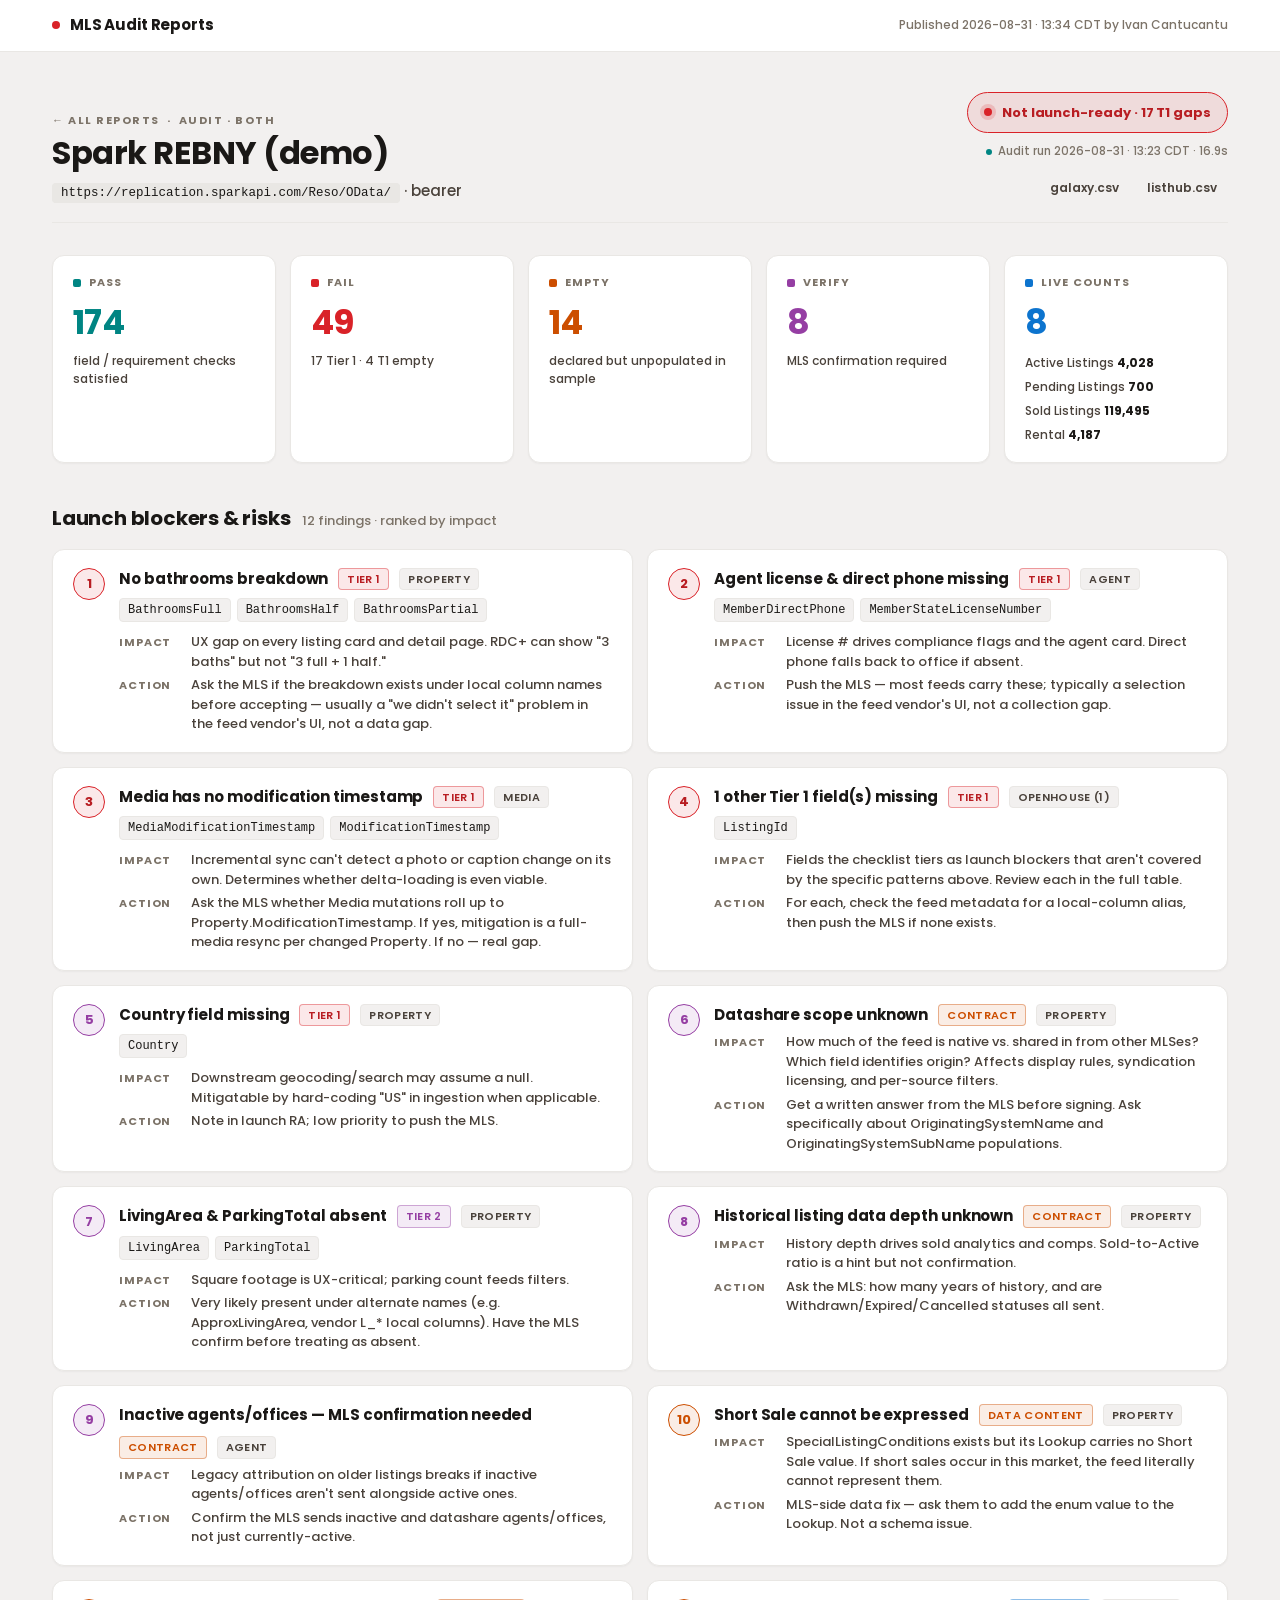
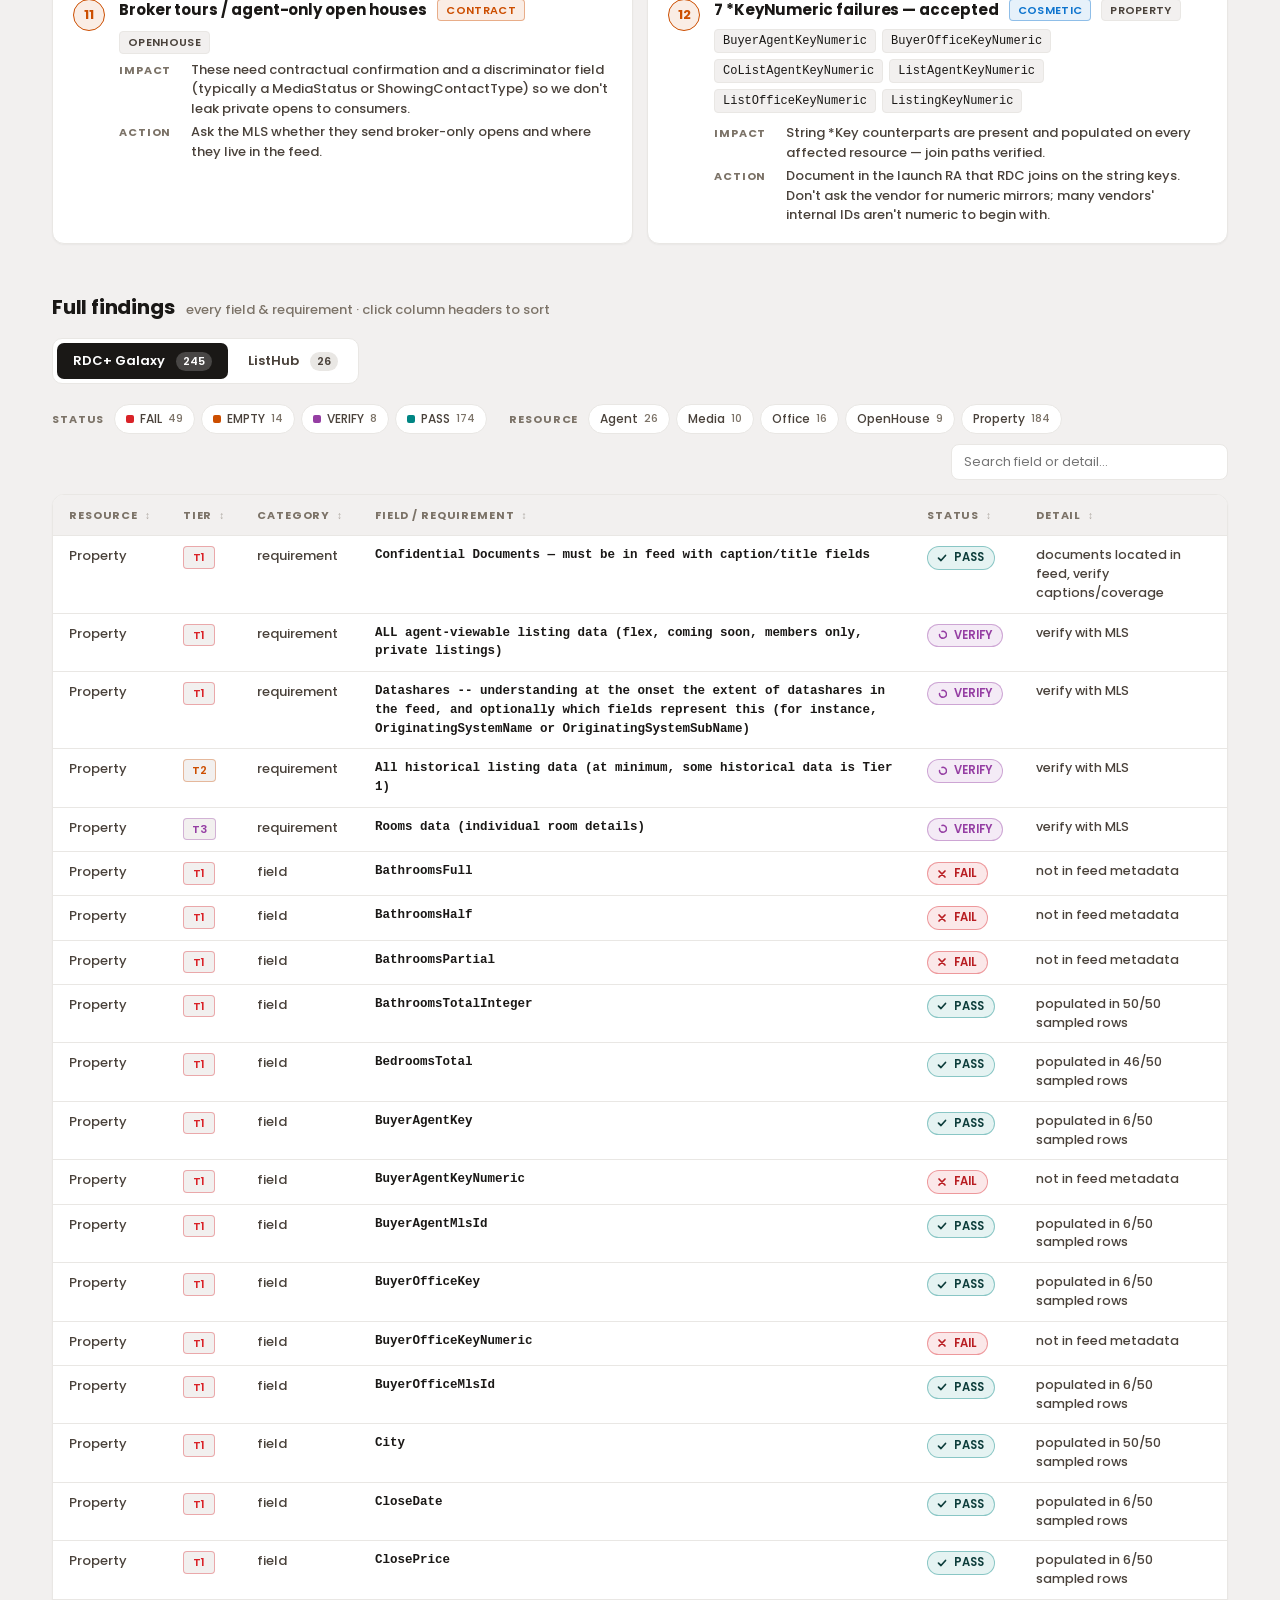
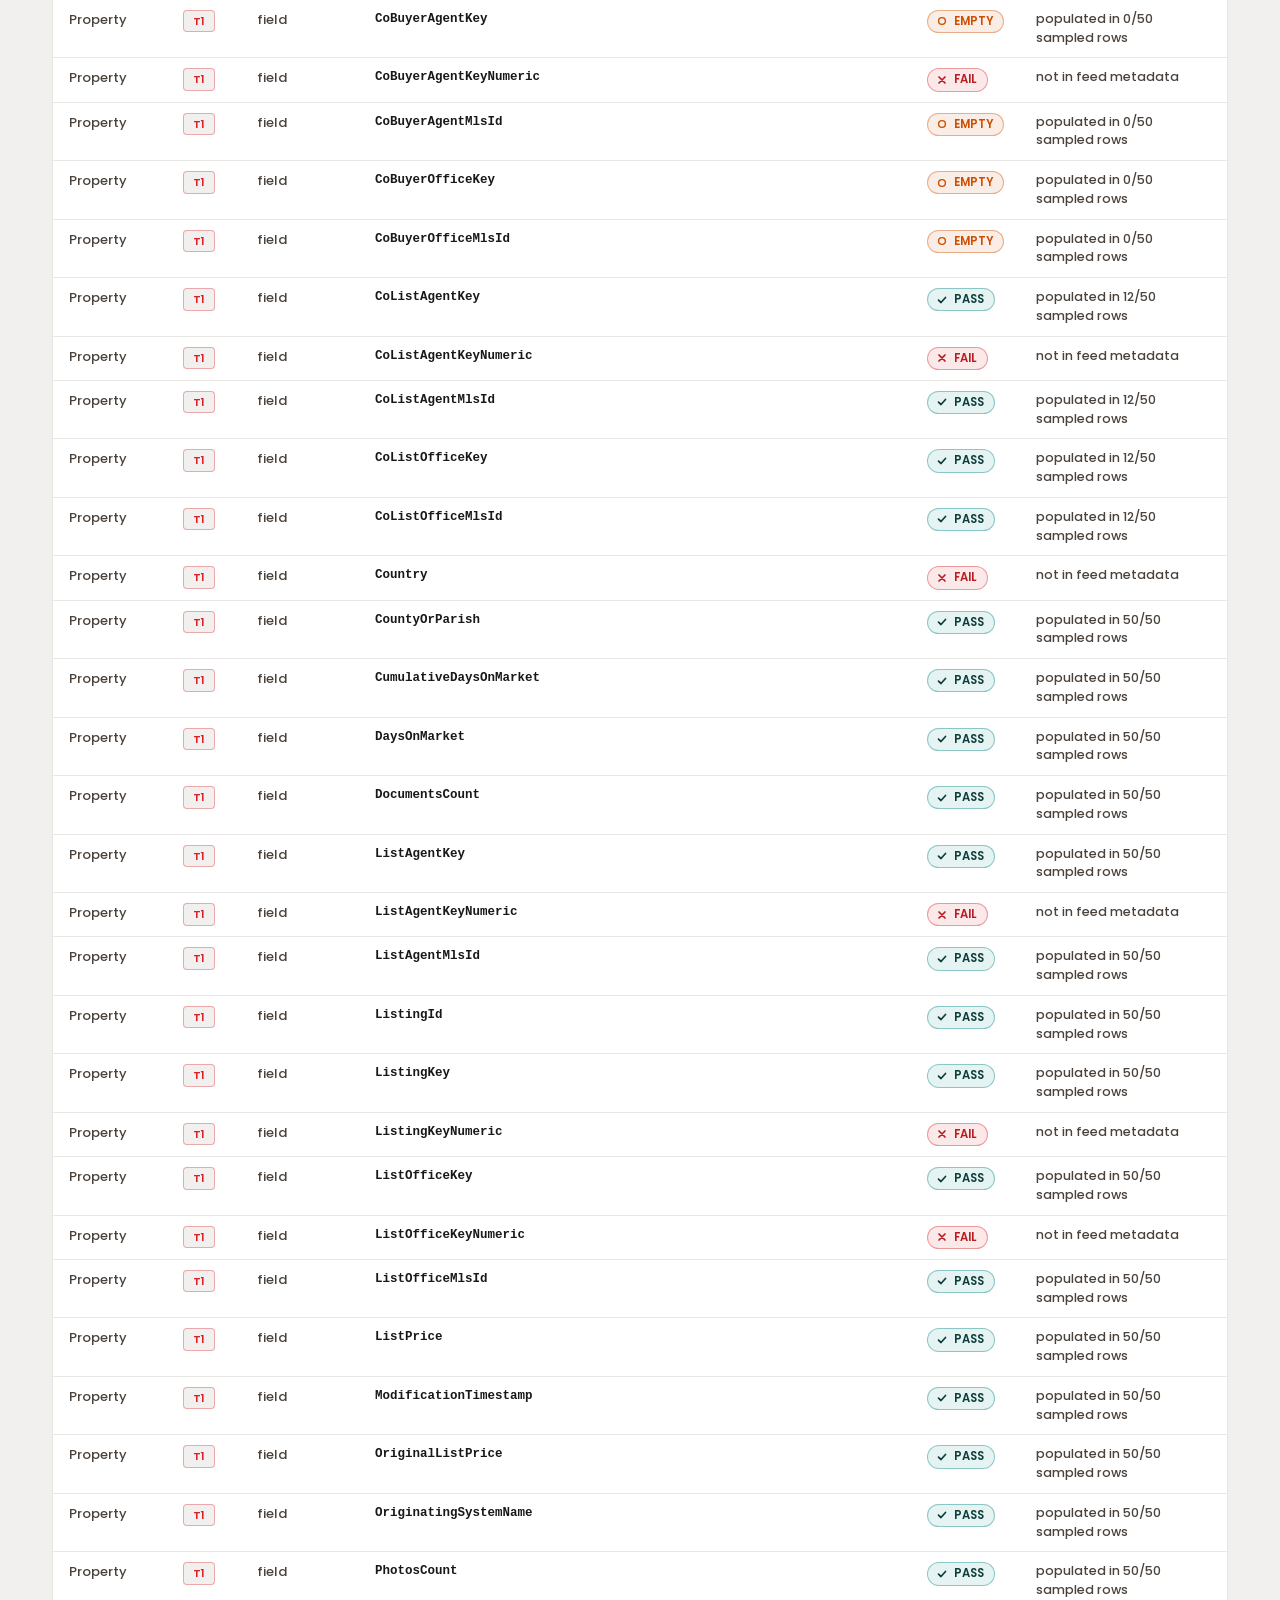
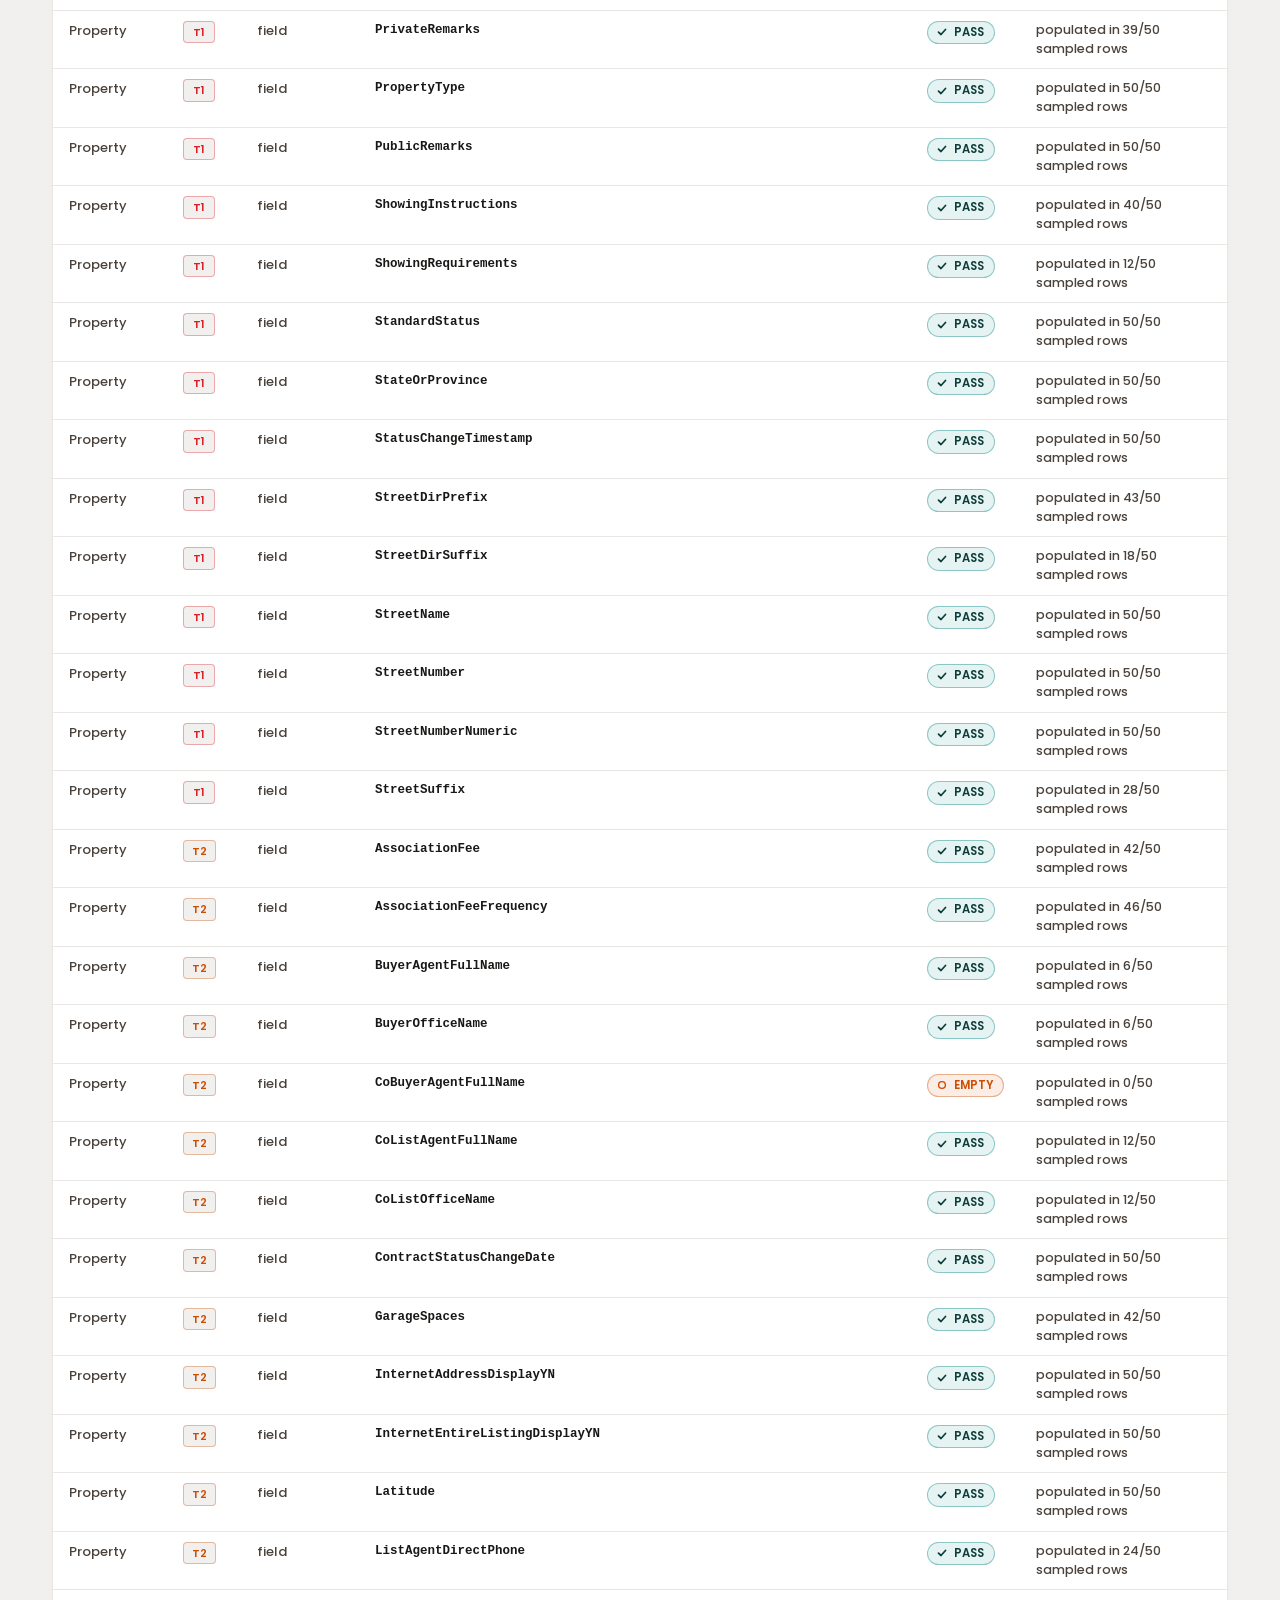
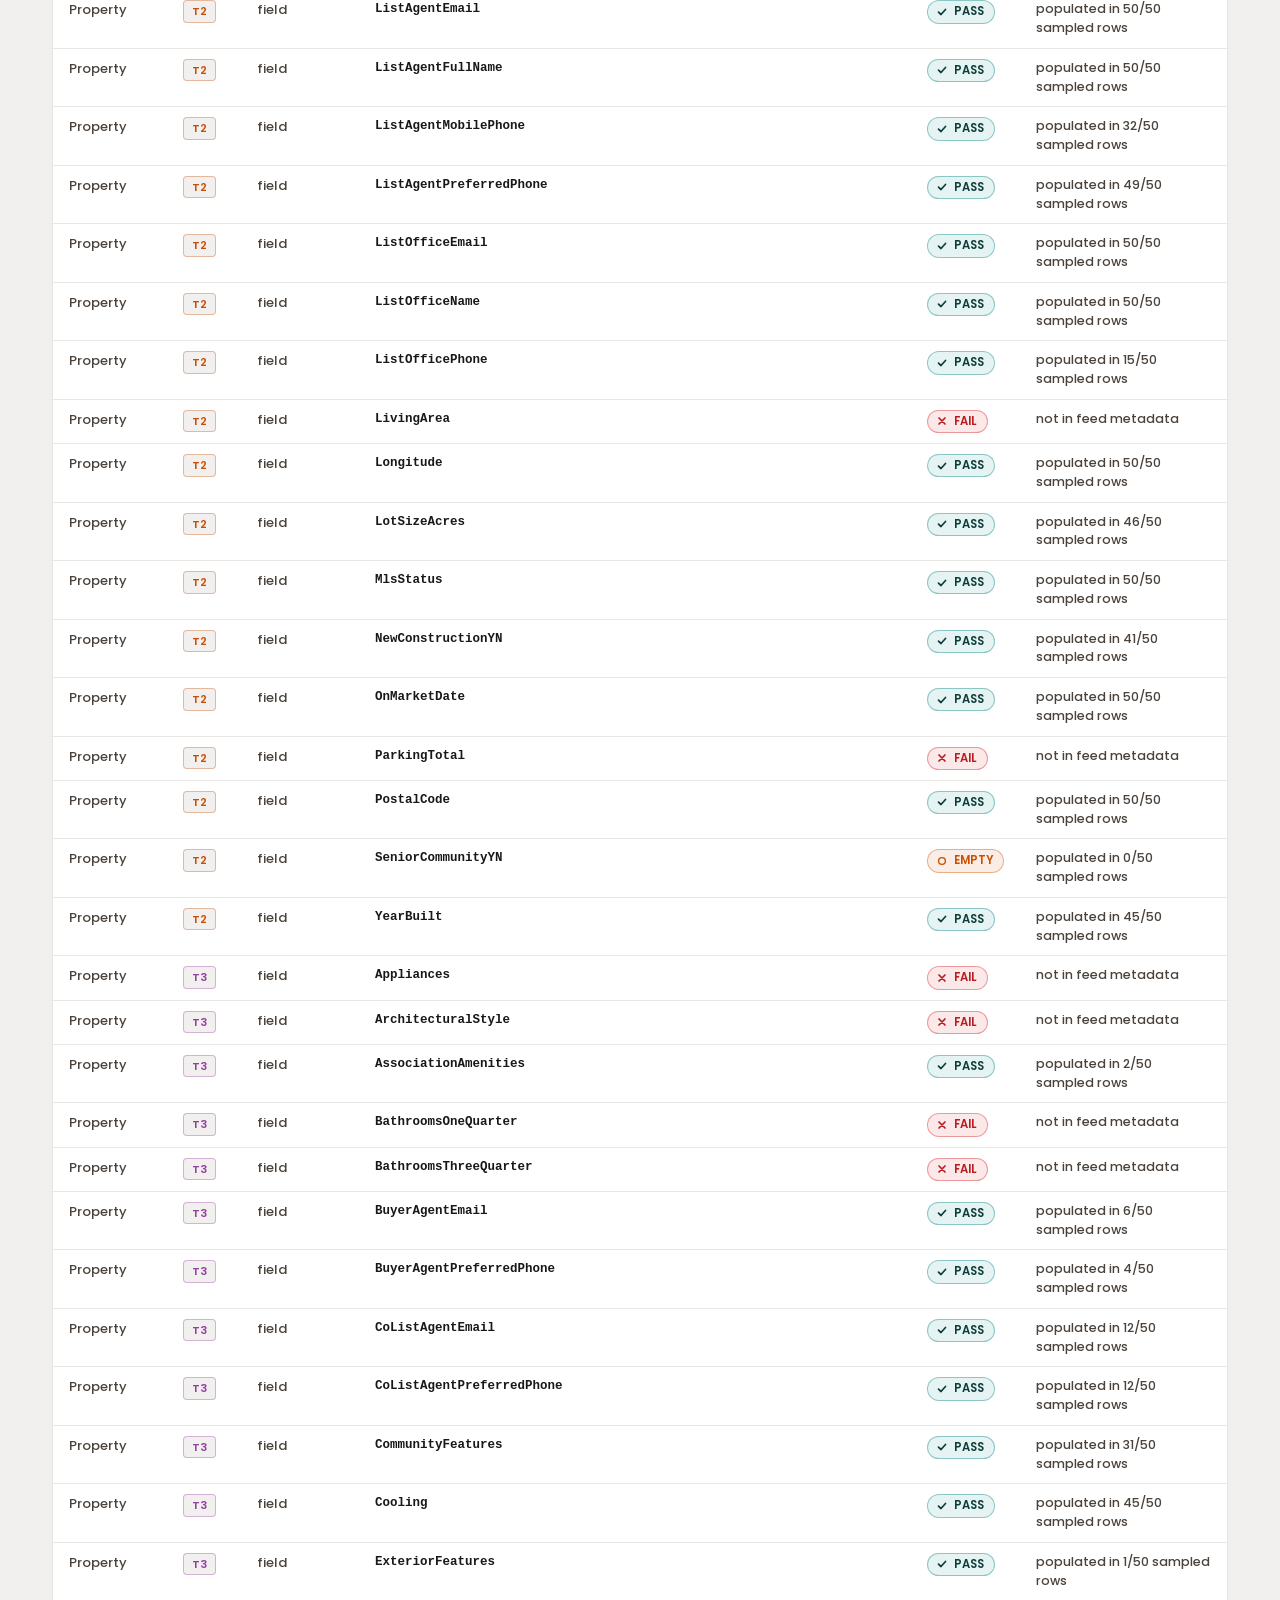
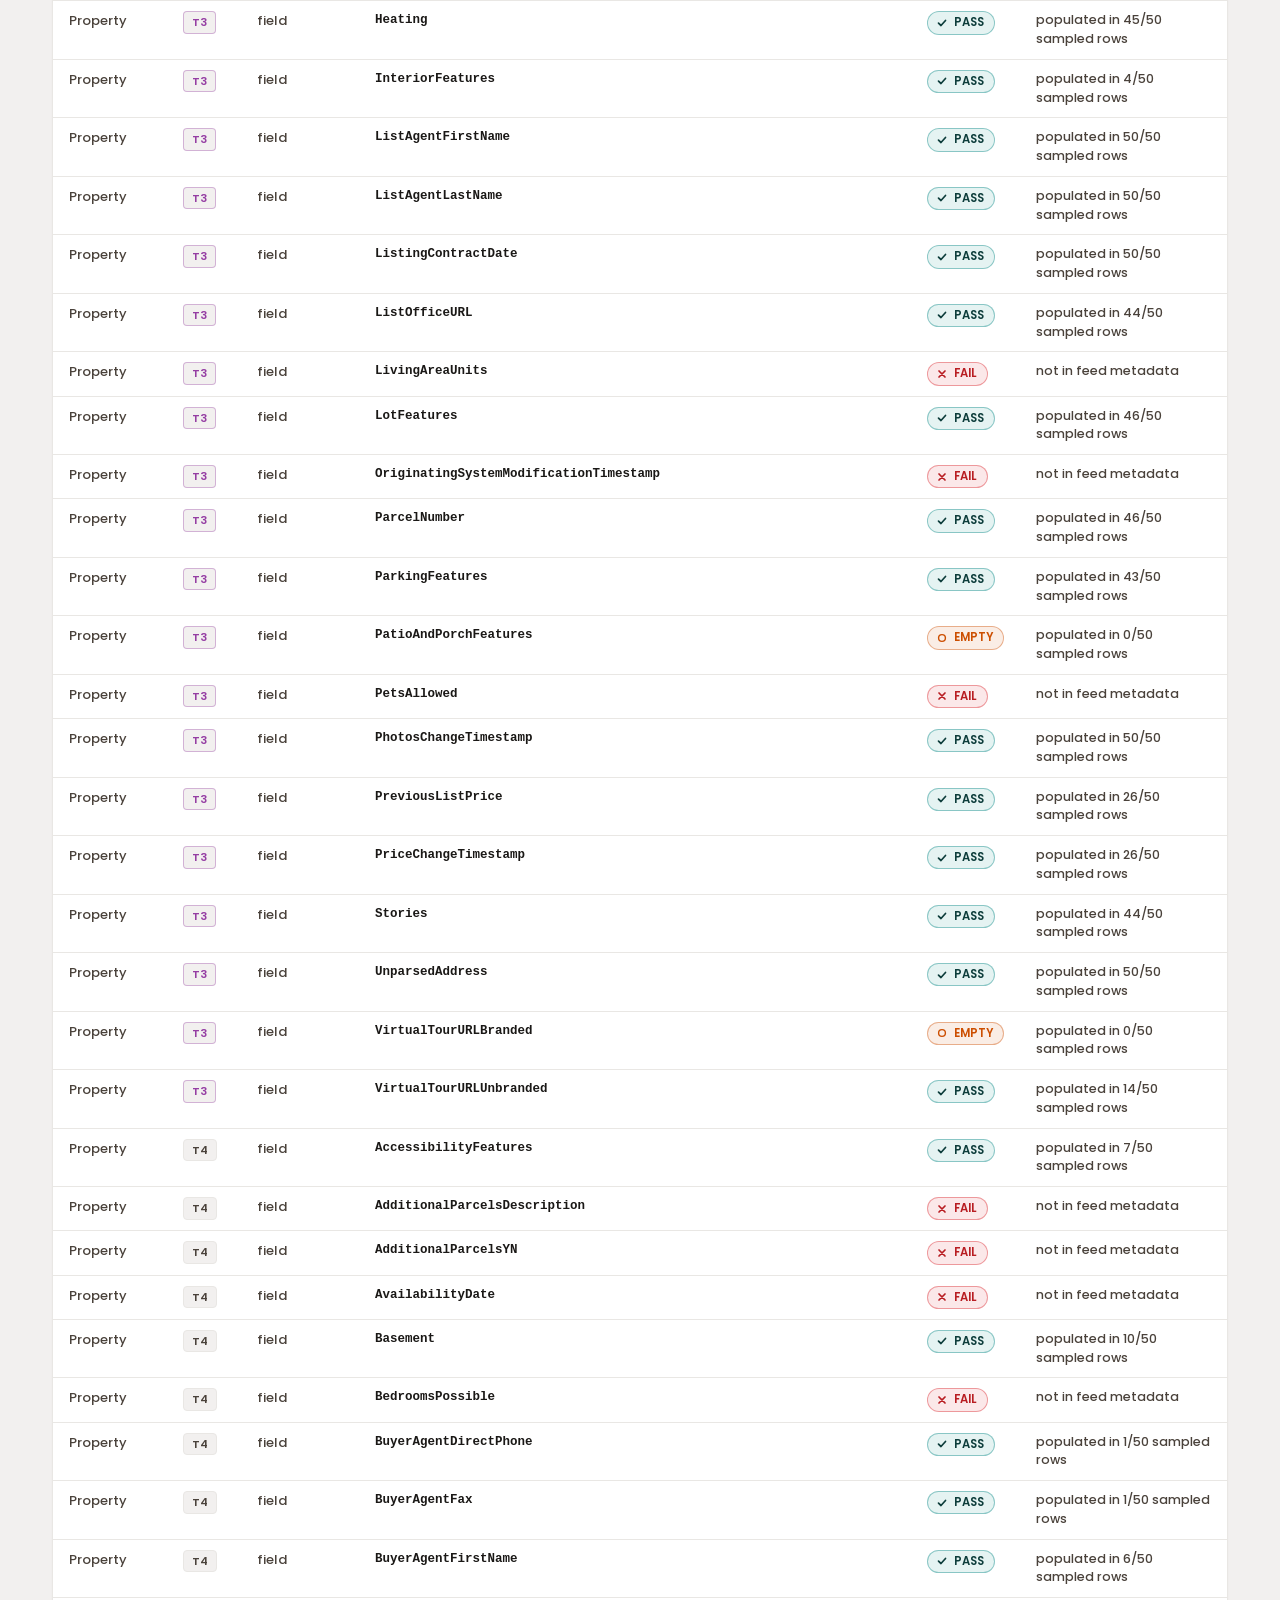
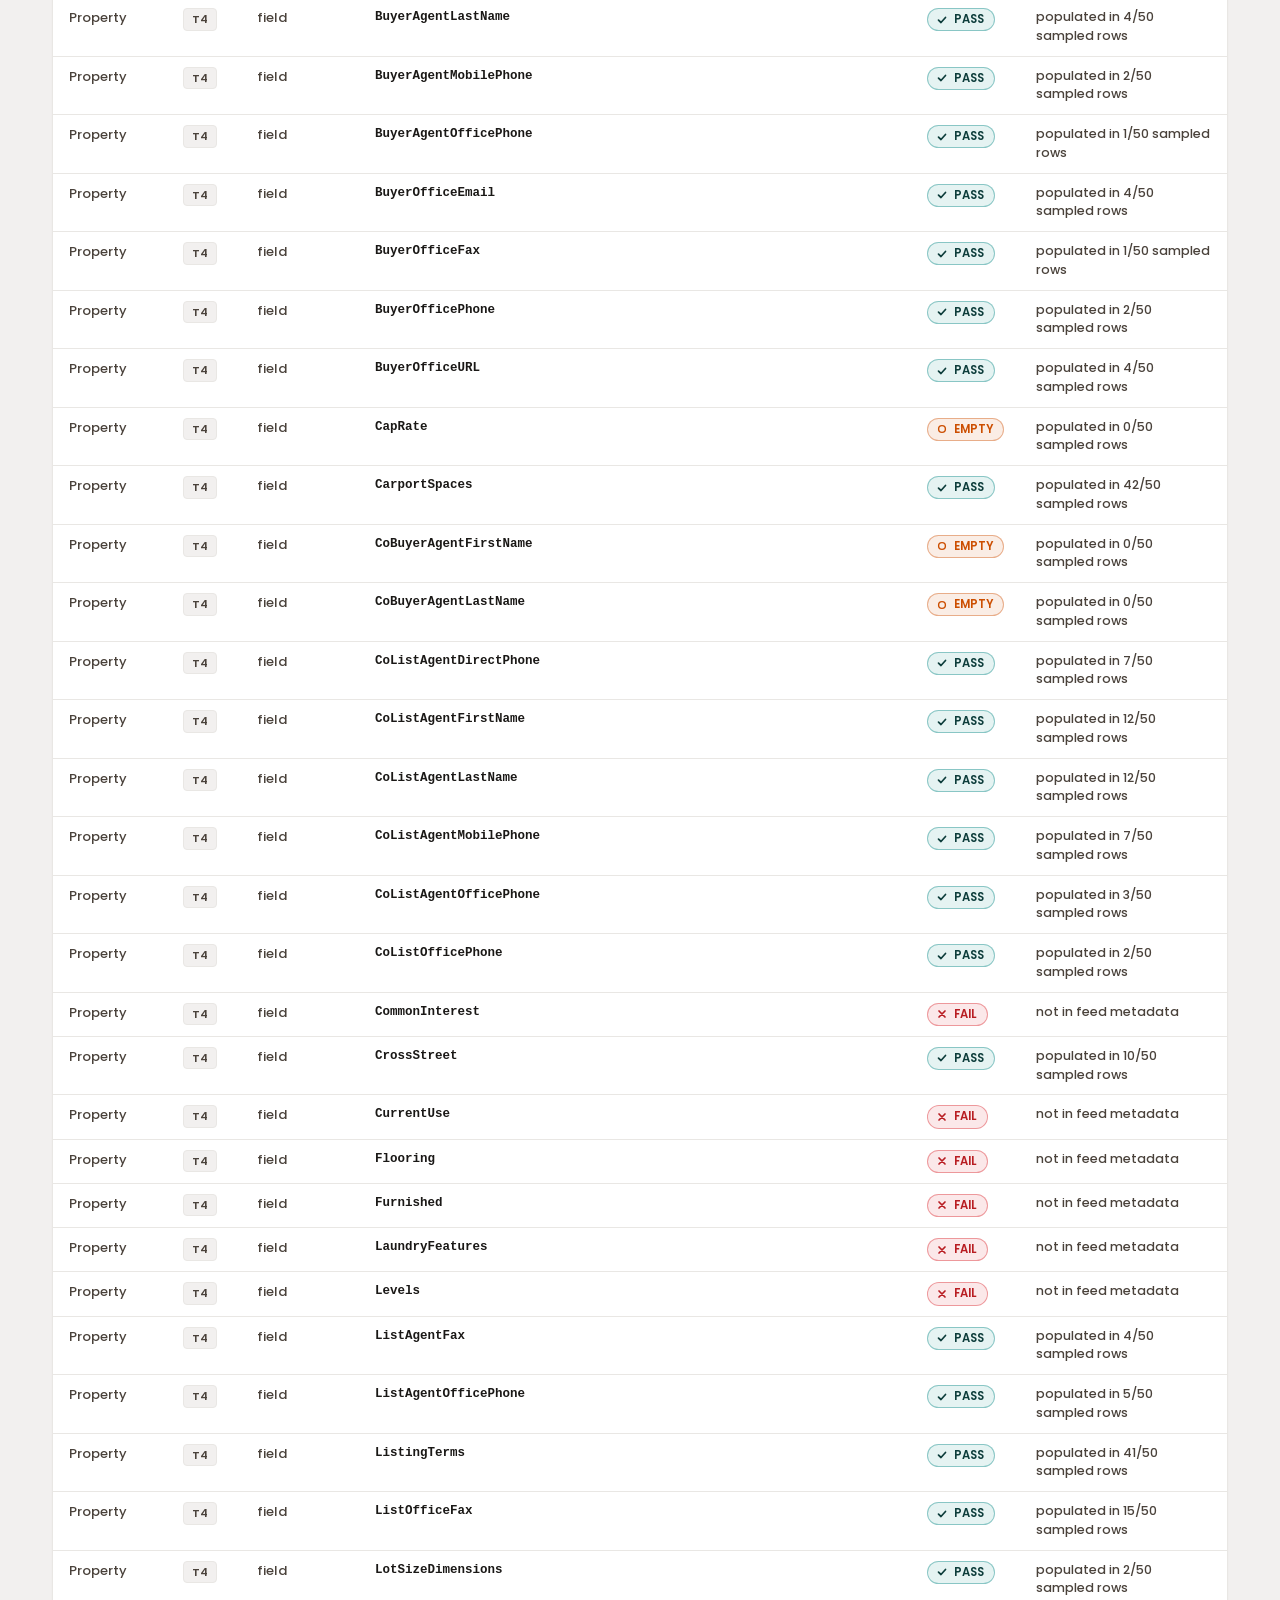
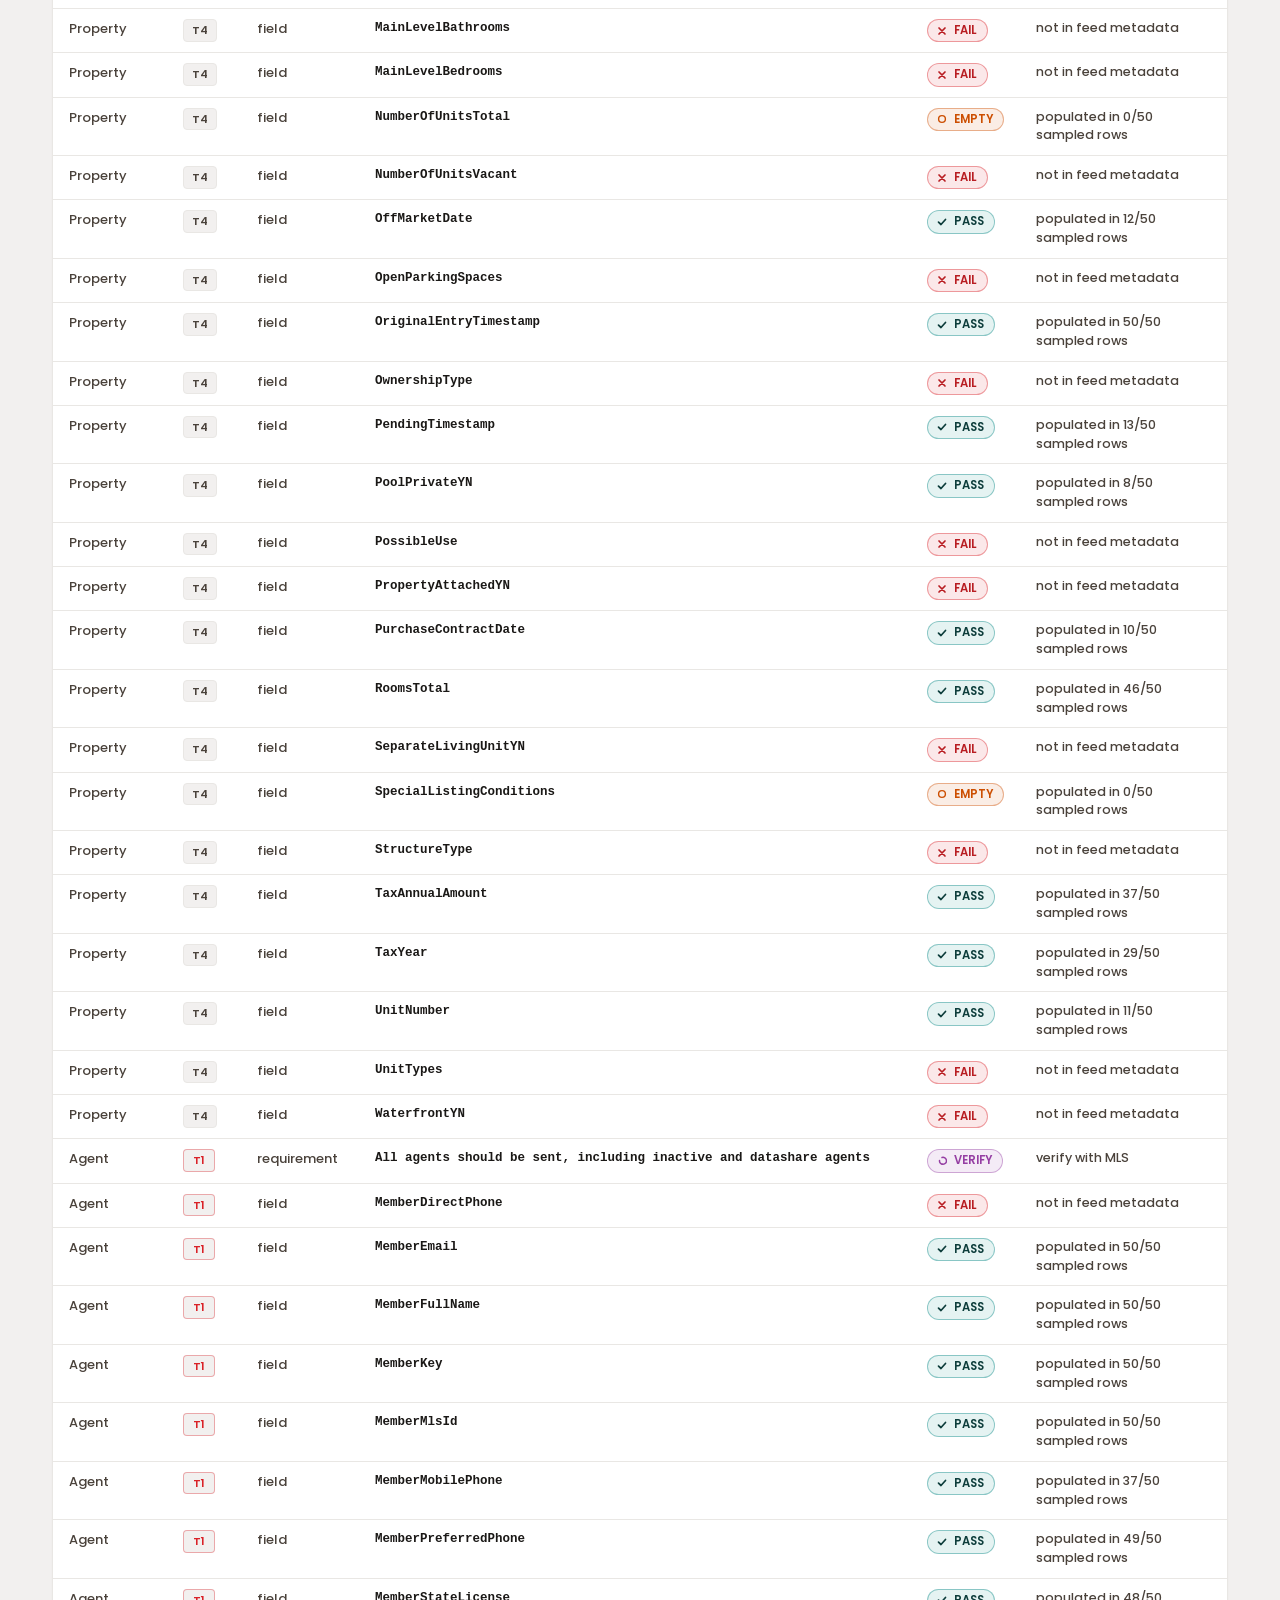
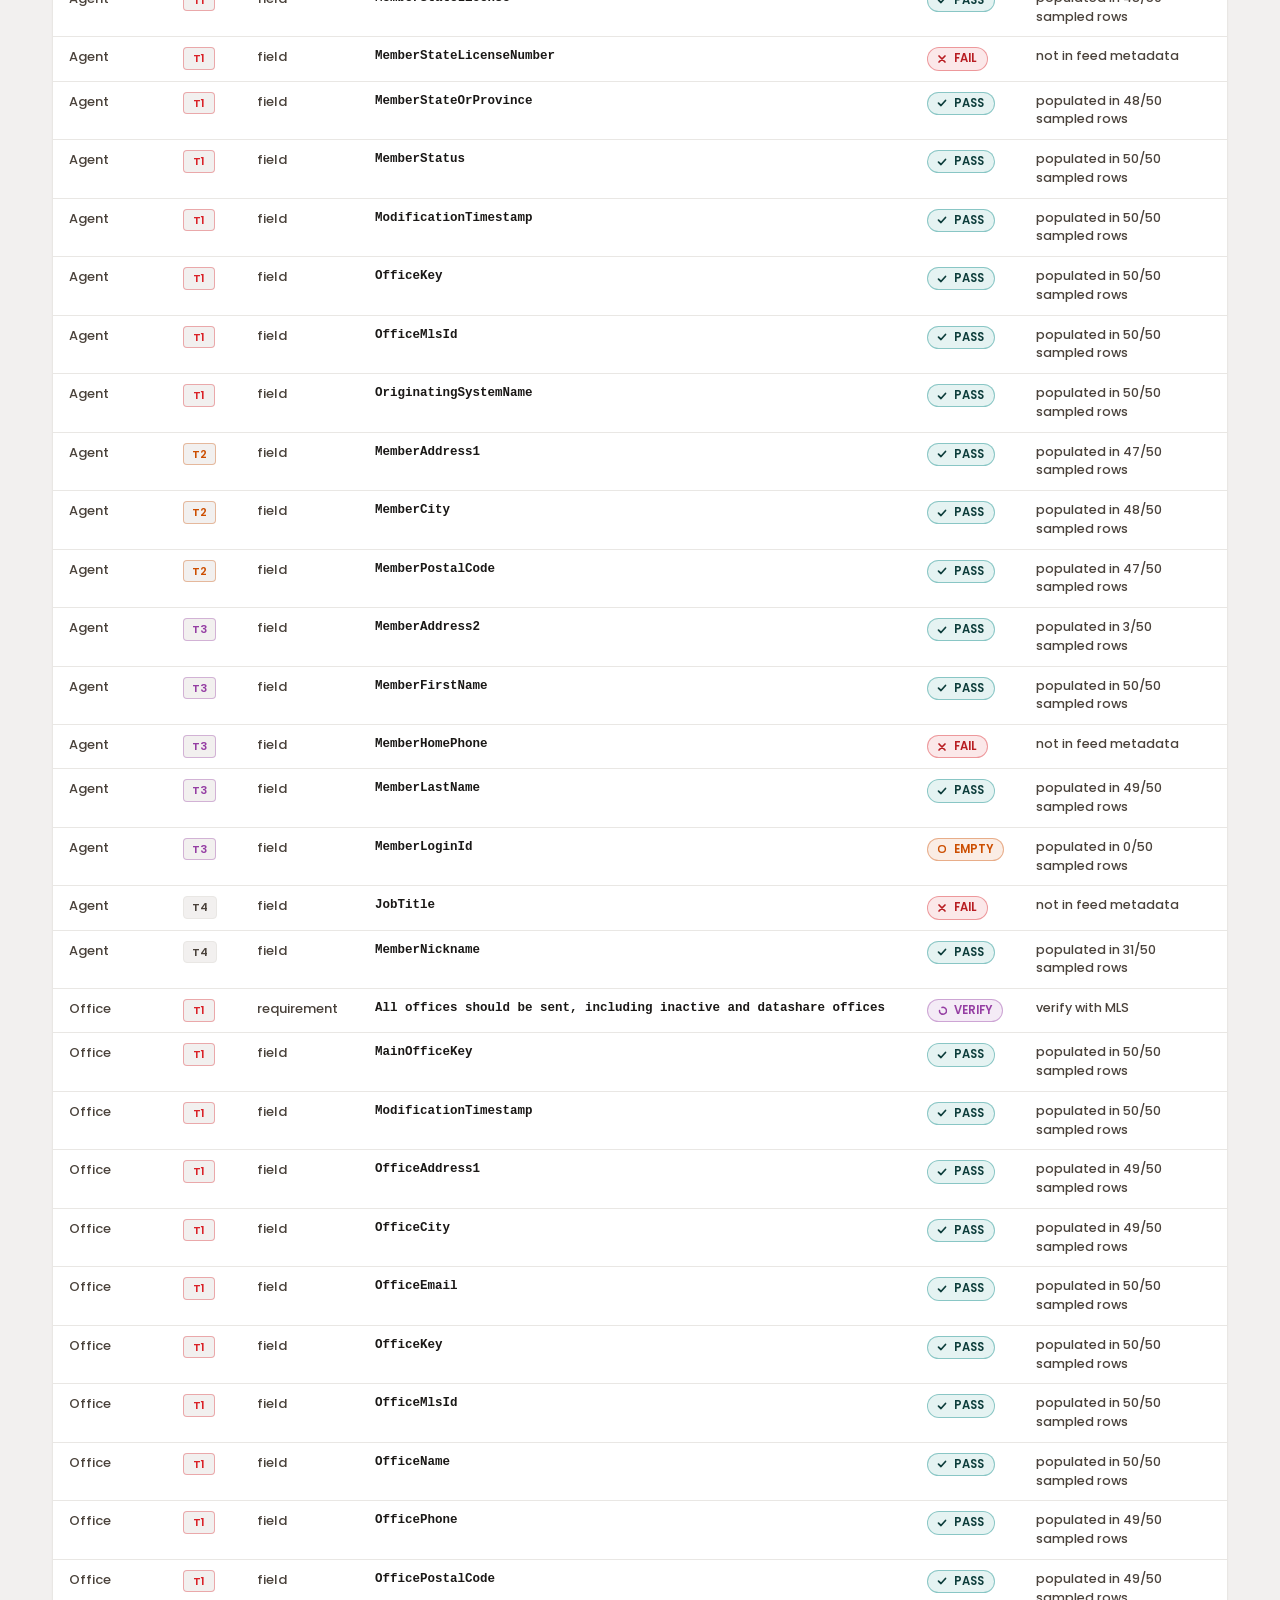
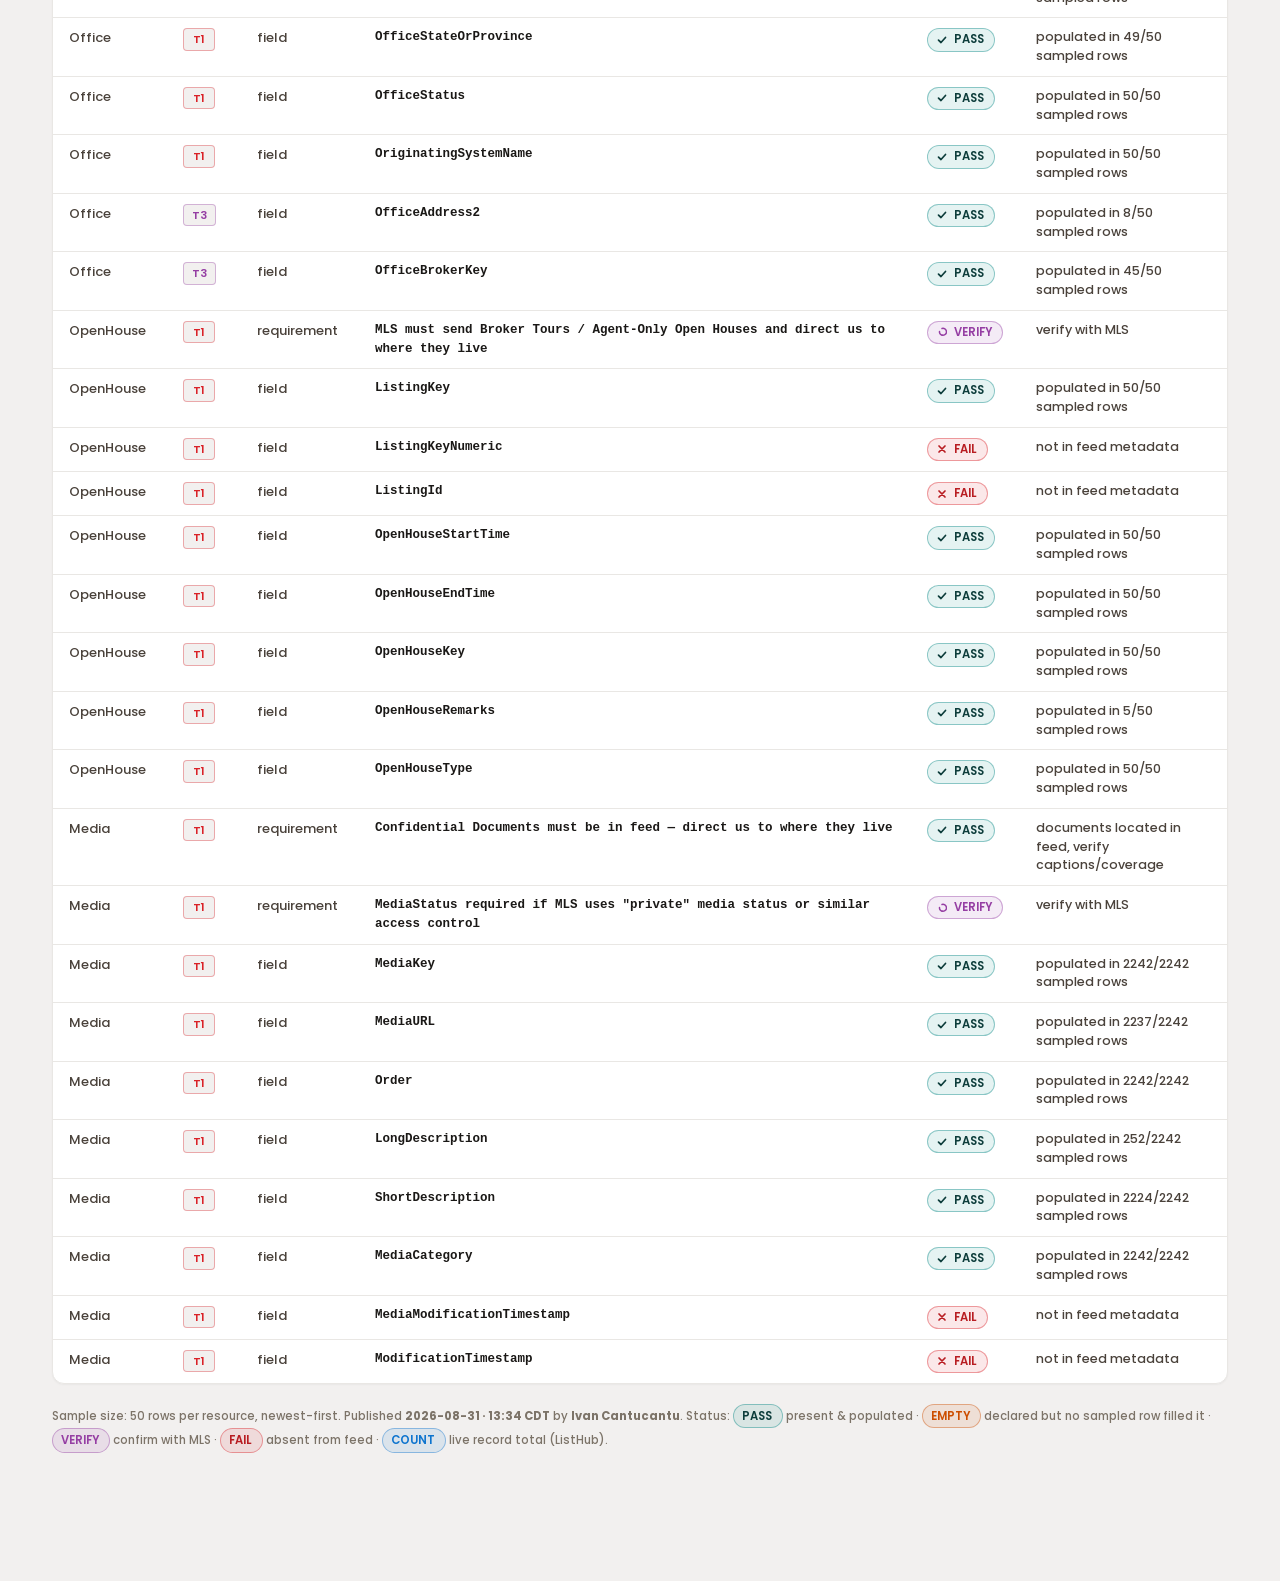
<file: docs/reports/spark-rebny-demo/2026-08-31T18-34-59Z/index.html>
<!doctype html>
<html lang="en">
<head>
<meta charset="utf-8" />
<meta name="viewport" content="width=device-width,initial-scale=1" />
<title>Spark REBNY (demo) · MLS Audit</title>
<link rel="preconnect" href="https://fonts.googleapis.com">
<link rel="preconnect" href="https://fonts.gstatic.com" crossorigin>
<link rel="stylesheet" href="https://fonts.googleapis.com/css2?family=Poppins:wght@400;500;600;700;800&display=swap">
<link rel="stylesheet" href="../../../styles.css" />
</head>
<body>
<nav class="topbar">
  <div class="inner">
    <div class="brand">
      <span class="dot" aria-hidden="true"></span>
      <a href="../../../index.html">MLS Audit Reports</a>
    </div>
    <div style="font-size: 12px; color: var(--text-muted);">
      Published 2026-08-31 · 13:34 CDT by Ivan Cantucantu
    </div>
  </div>
</nav>

<main class="page">




<header class="masthead">
  <div>
    <div class="eyebrow">
      <a href="../../../index.html" style="color: var(--text-muted); text-decoration: none;">← All reports</a>
      &nbsp;·&nbsp; Audit · both
    </div>
    <h1>Spark REBNY (demo)</h1>
    <div class="subtitle">
      <code>https://replication.sparkapi.com/Reso/OData/</code>
      · bearer
      
    </div>
  </div>
  <div class="masthead-actions">
    
      <div class="verdict critical"><span class="dot"></span>
        Not launch-ready · 17 T1 gaps
      </div>
    
    <div class="refresh-meta">
      <span class="status-dot" aria-hidden="true"></span>
      <span class="text">
        
          Audit run 2026-08-31 · 13:23 CDT · 16.9s
        
      </span>
    </div>
    <div style="display:flex; gap:6px; margin-top: 4px;">
      <a class="btn ghost" href="galaxy.csv" style="padding: 4px 10px; font-size: 12px;">galaxy.csv</a>
      <a class="btn ghost" href="listhub.csv" style="padding: 4px 10px; font-size: 12px;">listhub.csv</a>
    </div>
  </div>
</header>




<div class="grid-stats" aria-label="Status roll-up">
  <div class="stat" data-role="good">
    <div class="label"><span class="swatch" style="background:var(--good)"></span>Pass</div>
    <div class="value">174</div>
    <div class="sub">field / requirement checks satisfied</div>
  </div>
  <div class="stat" data-role="critical">
    <div class="label"><span class="swatch" style="background:var(--critical)"></span>Fail</div>
    <div class="value">49</div>
    <div class="sub">
      17 Tier 1
       · 
      4 T1 empty
      
    </div>
  </div>
  <div class="stat" data-role="warning">
    <div class="label"><span class="swatch" style="background:var(--warning)"></span>Empty</div>
    <div class="value">14</div>
    <div class="sub">declared but unpopulated in sample</div>
  </div>
  <div class="stat" data-role="serious">
    <div class="label"><span class="swatch" style="background:var(--serious)"></span>Verify</div>
    <div class="value">8</div>
    <div class="sub">MLS confirmation required</div>
  </div>
  <div class="stat" data-role="info">
    <div class="label"><span class="swatch" style="background:var(--info)"></span>Live counts</div>
    <div class="value">8</div>
    
      <div class="counts-strip">
        
          <div class="kv">Active Listings <strong>4,028</strong></div>
        
          <div class="kv">Pending Listings <strong>700</strong></div>
        
          <div class="kv">Sold Listings <strong>119,495</strong></div>
        
          <div class="kv">Rental <strong>4,187</strong></div>
        
      </div>
    
  </div>
</div>


<section aria-labelledby="blockers-h">
  <h2 id="blockers-h">Launch blockers &amp; risks <span class="count">12 findings · ranked by impact</span></h2>
  <div class="blockers">
    
      <article class="blocker" data-severity="critical">
        <div class="rank">1</div>
        <div class="body">
          <h3>
            No bathrooms breakdown
            <span class="chip severity-critical">Tier 1</span>
            <span class="chip">Property</span>
          </h3>
          
            <div class="fields-inline">
              <code>BathroomsFull</code><code>BathroomsHalf</code><code>BathroomsPartial</code>
            </div>
          
          <dl class="kv">
            <dt>Impact</dt><dd>UX gap on every listing card and detail page. RDC+ can show &#34;3 baths&#34; but not &#34;3 full + 1 half.&#34;</dd>
            <dt>Action</dt><dd>Ask the MLS if the breakdown exists under local column names before accepting — usually a &#34;we didn&#39;t select it&#34; problem in the feed vendor&#39;s UI, not a data gap.</dd>
          </dl>
        </div>
      </article>
    
      <article class="blocker" data-severity="critical">
        <div class="rank">2</div>
        <div class="body">
          <h3>
            Agent license &amp; direct phone missing
            <span class="chip severity-critical">Tier 1</span>
            <span class="chip">Agent</span>
          </h3>
          
            <div class="fields-inline">
              <code>MemberDirectPhone</code><code>MemberStateLicenseNumber</code>
            </div>
          
          <dl class="kv">
            <dt>Impact</dt><dd>License # drives compliance flags and the agent card. Direct phone falls back to office if absent.</dd>
            <dt>Action</dt><dd>Push the MLS — most feeds carry these; typically a selection issue in the feed vendor&#39;s UI, not a collection gap.</dd>
          </dl>
        </div>
      </article>
    
      <article class="blocker" data-severity="critical">
        <div class="rank">3</div>
        <div class="body">
          <h3>
            Media has no modification timestamp
            <span class="chip severity-critical">Tier 1</span>
            <span class="chip">Media</span>
          </h3>
          
            <div class="fields-inline">
              <code>MediaModificationTimestamp</code><code>ModificationTimestamp</code>
            </div>
          
          <dl class="kv">
            <dt>Impact</dt><dd>Incremental sync can&#39;t detect a photo or caption change on its own. Determines whether delta-loading is even viable.</dd>
            <dt>Action</dt><dd>Ask the MLS whether Media mutations roll up to Property.ModificationTimestamp. If yes, mitigation is a full-media resync per changed Property. If no — real gap.</dd>
          </dl>
        </div>
      </article>
    
      <article class="blocker" data-severity="critical">
        <div class="rank">4</div>
        <div class="body">
          <h3>
            1 other Tier 1 field(s) missing
            <span class="chip severity-critical">Tier 1</span>
            <span class="chip">OpenHouse (1)</span>
          </h3>
          
            <div class="fields-inline">
              <code>ListingId</code>
            </div>
          
          <dl class="kv">
            <dt>Impact</dt><dd>Fields the checklist tiers as launch blockers that aren&#39;t covered by the specific patterns above. Review each in the full table.</dd>
            <dt>Action</dt><dd>For each, check the feed metadata for a local-column alias, then push the MLS if none exists.</dd>
          </dl>
        </div>
      </article>
    
      <article class="blocker" data-severity="serious">
        <div class="rank">5</div>
        <div class="body">
          <h3>
            Country field missing
            <span class="chip severity-critical">Tier 1</span>
            <span class="chip">Property</span>
          </h3>
          
            <div class="fields-inline">
              <code>Country</code>
            </div>
          
          <dl class="kv">
            <dt>Impact</dt><dd>Downstream geocoding/search may assume a null. Mitigatable by hard-coding &#34;US&#34; in ingestion when applicable.</dd>
            <dt>Action</dt><dd>Note in launch RA; low priority to push the MLS.</dd>
          </dl>
        </div>
      </article>
    
      <article class="blocker" data-severity="serious">
        <div class="rank">6</div>
        <div class="body">
          <h3>
            Datashare scope unknown
            <span class="chip severity-warning">Contract</span>
            <span class="chip">Property</span>
          </h3>
          
          <dl class="kv">
            <dt>Impact</dt><dd>How much of the feed is native vs. shared in from other MLSes? Which field identifies origin? Affects display rules, syndication licensing, and per-source filters.</dd>
            <dt>Action</dt><dd>Get a written answer from the MLS before signing. Ask specifically about OriginatingSystemName and OriginatingSystemSubName populations.</dd>
          </dl>
        </div>
      </article>
    
      <article class="blocker" data-severity="serious">
        <div class="rank">7</div>
        <div class="body">
          <h3>
            LivingArea &amp; ParkingTotal absent
            <span class="chip severity-serious">Tier 2</span>
            <span class="chip">Property</span>
          </h3>
          
            <div class="fields-inline">
              <code>LivingArea</code><code>ParkingTotal</code>
            </div>
          
          <dl class="kv">
            <dt>Impact</dt><dd>Square footage is UX-critical; parking count feeds filters.</dd>
            <dt>Action</dt><dd>Very likely present under alternate names (e.g. ApproxLivingArea, vendor L_* local columns). Have the MLS confirm before treating as absent.</dd>
          </dl>
        </div>
      </article>
    
      <article class="blocker" data-severity="serious">
        <div class="rank">8</div>
        <div class="body">
          <h3>
            Historical listing data depth unknown
            <span class="chip severity-warning">Contract</span>
            <span class="chip">Property</span>
          </h3>
          
          <dl class="kv">
            <dt>Impact</dt><dd>History depth drives sold analytics and comps. Sold-to-Active ratio is a hint but not confirmation.</dd>
            <dt>Action</dt><dd>Ask the MLS: how many years of history, and are Withdrawn/Expired/Cancelled statuses all sent.</dd>
          </dl>
        </div>
      </article>
    
      <article class="blocker" data-severity="serious">
        <div class="rank">9</div>
        <div class="body">
          <h3>
            Inactive agents/offices — MLS confirmation needed
            <span class="chip severity-warning">Contract</span>
            <span class="chip">Agent</span>
          </h3>
          
          <dl class="kv">
            <dt>Impact</dt><dd>Legacy attribution on older listings breaks if inactive agents/offices aren&#39;t sent alongside active ones.</dd>
            <dt>Action</dt><dd>Confirm the MLS sends inactive and datashare agents/offices, not just currently-active.</dd>
          </dl>
        </div>
      </article>
    
      <article class="blocker" data-severity="warning">
        <div class="rank">10</div>
        <div class="body">
          <h3>
            Short Sale cannot be expressed
            <span class="chip severity-warning">Data content</span>
            <span class="chip">Property</span>
          </h3>
          
          <dl class="kv">
            <dt>Impact</dt><dd>SpecialListingConditions exists but its Lookup carries no Short Sale value. If short sales occur in this market, the feed literally cannot represent them.</dd>
            <dt>Action</dt><dd>MLS-side data fix — ask them to add the enum value to the Lookup. Not a schema issue.</dd>
          </dl>
        </div>
      </article>
    
      <article class="blocker" data-severity="warning">
        <div class="rank">11</div>
        <div class="body">
          <h3>
            Broker tours / agent-only open houses
            <span class="chip severity-warning">Contract</span>
            <span class="chip">OpenHouse</span>
          </h3>
          
          <dl class="kv">
            <dt>Impact</dt><dd>These need contractual confirmation and a discriminator field (typically a MediaStatus or ShowingContactType) so we don&#39;t leak private opens to consumers.</dd>
            <dt>Action</dt><dd>Ask the MLS whether they send broker-only opens and where they live in the feed.</dd>
          </dl>
        </div>
      </article>
    
      <article class="blocker" data-severity="warning">
        <div class="rank">12</div>
        <div class="body">
          <h3>
            7 *KeyNumeric failures — accepted
            <span class="chip severity-info">Cosmetic</span>
            <span class="chip">Property</span>
          </h3>
          
            <div class="fields-inline">
              <code>BuyerAgentKeyNumeric</code><code>BuyerOfficeKeyNumeric</code><code>CoListAgentKeyNumeric</code><code>ListAgentKeyNumeric</code><code>ListOfficeKeyNumeric</code><code>ListingKeyNumeric</code>
            </div>
          
          <dl class="kv">
            <dt>Impact</dt><dd>String *Key counterparts are present and populated on every affected resource — join paths verified.</dd>
            <dt>Action</dt><dd>Document in the launch RA that RDC joins on the string keys. Don&#39;t ask the vendor for numeric mirrors; many vendors&#39; internal IDs aren&#39;t numeric to begin with.</dd>
          </dl>
        </div>
      </article>
    
  </div>
</section>


<section aria-labelledby="data-h">
  <h2 id="data-h">Full findings <span class="count">every field &amp; requirement · click column headers to sort</span></h2>

  <div class="tabs" role="tablist">
    <button class="tab is-active" role="tab" data-tab="galaxy" aria-selected="true">
      RDC+ Galaxy <span class="badge">245</span>
    </button>
    <button class="tab" role="tab" data-tab="listhub" aria-selected="false">
      ListHub <span class="badge">26</span>
    </button>
  </div>

  <div class="filter-row" role="toolbar" aria-label="Table filters">
    <span class="filter-label">Status</span>
    <div class="filter-group" id="status-filters"></div>
    <span class="filter-label" style="margin-left: 12px">Resource</span>
    <div class="filter-group" id="resource-filters"></div>
    <input type="search" class="search" id="search" placeholder="Search field or detail…" aria-label="Search rows" />
  </div>

  <div class="table-wrap">
    <table id="findings-table">
      <thead>
        <tr>
          <th data-sort="resource">Resource <span class="sort-arrow">↕</span></th>
          <th data-sort="tier">Tier <span class="sort-arrow">↕</span></th>
          <th data-sort="category">Category <span class="sort-arrow">↕</span></th>
          <th data-sort="name">Field / Requirement <span class="sort-arrow">↕</span></th>
          <th data-sort="status">Status <span class="sort-arrow">↕</span></th>
          <th data-sort="detail">Detail <span class="sort-arrow">↕</span></th>
        </tr>
      </thead>
      <tbody id="findings-body"></tbody>
    </table>
  </div>

  <p class="footnote">
    Sample size: 50 rows per resource, newest-first. Published <strong>2026-08-31 · 13:34 CDT</strong> by <strong>Ivan Cantucantu</strong>. Status: <span class="status-pill status-PASS">PASS</span> present &amp; populated · <span class="status-pill status-EMPTY">EMPTY</span> declared but no sampled row filled it · <span class="status-pill status-VERIFY">VERIFY</span> confirm with MLS · <span class="status-pill status-FAIL">FAIL</span> absent from feed · <span class="status-pill status-COUNT">COUNT</span> live record total (ListHub).
  </p>
</section>


<script type="application/json" id="audit-data">{"galaxy": [{"category": "requirement", "detail": "documents located in feed, verify captions/coverage", "feed_resource": "Property", "name": "Confidential Documents \u2014 must be in feed with caption/title fields", "note": "", "resource": "Property", "status": "PASS", "tier": "1"}, {"category": "requirement", "detail": "verify with MLS", "feed_resource": "Property", "name": "ALL agent-viewable listing data (flex, coming soon, members only, private listings)", "note": "", "resource": "Property", "status": "VERIFY", "tier": "1"}, {"category": "requirement", "detail": "verify with MLS", "feed_resource": "Property", "name": "Datashares -- understanding at the onset the extent of datashares in the feed, and optionally which fields represent this (for instance, OriginatingSystemName or OriginatingSystemSubName)", "note": "", "resource": "Property", "status": "VERIFY", "tier": "1"}, {"category": "requirement", "detail": "verify with MLS", "feed_resource": "Property", "name": "All historical listing data (at minimum, some historical data is Tier 1)", "note": "", "resource": "Property", "status": "VERIFY", "tier": "2"}, {"category": "requirement", "detail": "verify with MLS", "feed_resource": "Property", "name": "Rooms data (individual room details)", "note": "", "resource": "Property", "status": "VERIFY", "tier": "3"}, {"category": "field", "detail": "not in feed metadata", "feed_resource": "Property", "name": "BathroomsFull", "note": "", "resource": "Property", "status": "FAIL", "tier": "1"}, {"category": "field", "detail": "not in feed metadata", "feed_resource": "Property", "name": "BathroomsHalf", "note": "", "resource": "Property", "status": "FAIL", "tier": "1"}, {"category": "field", "detail": "not in feed metadata", "feed_resource": "Property", "name": "BathroomsPartial", "note": "", "resource": "Property", "status": "FAIL", "tier": "1"}, {"category": "field", "detail": "populated in 50/50 sampled rows", "feed_resource": "Property", "name": "BathroomsTotalInteger", "note": "", "resource": "Property", "status": "PASS", "tier": "1"}, {"category": "field", "detail": "populated in 46/50 sampled rows", "feed_resource": "Property", "name": "BedroomsTotal", "note": "", "resource": "Property", "status": "PASS", "tier": "1"}, {"category": "field", "detail": "populated in 6/50 sampled rows", "feed_resource": "Property", "name": "BuyerAgentKey", "note": "", "resource": "Property", "status": "PASS", "tier": "1"}, {"category": "field", "detail": "not in feed metadata", "feed_resource": "Property", "name": "BuyerAgentKeyNumeric", "note": "", "resource": "Property", "status": "FAIL", "tier": "1"}, {"category": "field", "detail": "populated in 6/50 sampled rows", "feed_resource": "Property", "name": "BuyerAgentMlsId", "note": "", "resource": "Property", "status": "PASS", "tier": "1"}, {"category": "field", "detail": "populated in 6/50 sampled rows", "feed_resource": "Property", "name": "BuyerOfficeKey", "note": "", "resource": "Property", "status": "PASS", "tier": "1"}, {"category": "field", "detail": "not in feed metadata", "feed_resource": "Property", "name": "BuyerOfficeKeyNumeric", "note": "", "resource": "Property", "status": "FAIL", "tier": "1"}, {"category": "field", "detail": "populated in 6/50 sampled rows", "feed_resource": "Property", "name": "BuyerOfficeMlsId", "note": "", "resource": "Property", "status": "PASS", "tier": "1"}, {"category": "field", "detail": "populated in 50/50 sampled rows", "feed_resource": "Property", "name": "City", "note": "", "resource": "Property", "status": "PASS", "tier": "1"}, {"category": "field", "detail": "populated in 6/50 sampled rows", "feed_resource": "Property", "name": "CloseDate", "note": "", "resource": "Property", "status": "PASS", "tier": "1"}, {"category": "field", "detail": "populated in 6/50 sampled rows", "feed_resource": "Property", "name": "ClosePrice", "note": "", "resource": "Property", "status": "PASS", "tier": "1"}, {"category": "field", "detail": "populated in 0/50 sampled rows", "feed_resource": "Property", "name": "CoBuyerAgentKey", "note": "", "resource": "Property", "status": "EMPTY", "tier": "1"}, {"category": "field", "detail": "not in feed metadata", "feed_resource": "Property", "name": "CoBuyerAgentKeyNumeric", "note": "", "resource": "Property", "status": "FAIL", "tier": "1"}, {"category": "field", "detail": "populated in 0/50 sampled rows", "feed_resource": "Property", "name": "CoBuyerAgentMlsId", "note": "", "resource": "Property", "status": "EMPTY", "tier": "1"}, {"category": "field", "detail": "populated in 0/50 sampled rows", "feed_resource": "Property", "name": "CoBuyerOfficeKey", "note": "", "resource": "Property", "status": "EMPTY", "tier": "1"}, {"category": "field", "detail": "populated in 0/50 sampled rows", "feed_resource": "Property", "name": "CoBuyerOfficeMlsId", "note": "", "resource": "Property", "status": "EMPTY", "tier": "1"}, {"category": "field", "detail": "populated in 12/50 sampled rows", "feed_resource": "Property", "name": "CoListAgentKey", "note": "", "resource": "Property", "status": "PASS", "tier": "1"}, {"category": "field", "detail": "not in feed metadata", "feed_resource": "Property", "name": "CoListAgentKeyNumeric", "note": "", "resource": "Property", "status": "FAIL", "tier": "1"}, {"category": "field", "detail": "populated in 12/50 sampled rows", "feed_resource": "Property", "name": "CoListAgentMlsId", "note": "", "resource": "Property", "status": "PASS", "tier": "1"}, {"category": "field", "detail": "populated in 12/50 sampled rows", "feed_resource": "Property", "name": "CoListOfficeKey", "note": "", "resource": "Property", "status": "PASS", "tier": "1"}, {"category": "field", "detail": "populated in 12/50 sampled rows", "feed_resource": "Property", "name": "CoListOfficeMlsId", "note": "", "resource": "Property", "status": "PASS", "tier": "1"}, {"category": "field", "detail": "not in feed metadata", "feed_resource": "Property", "name": "Country", "note": "", "resource": "Property", "status": "FAIL", "tier": "1"}, {"category": "field", "detail": "populated in 50/50 sampled rows", "feed_resource": "Property", "name": "CountyOrParish", "note": "", "resource": "Property", "status": "PASS", "tier": "1"}, {"category": "field", "detail": "populated in 50/50 sampled rows", "feed_resource": "Property", "name": "CumulativeDaysOnMarket", "note": "", "resource": "Property", "status": "PASS", "tier": "1"}, {"category": "field", "detail": "populated in 50/50 sampled rows", "feed_resource": "Property", "name": "DaysOnMarket", "note": "", "resource": "Property", "status": "PASS", "tier": "1"}, {"category": "field", "detail": "populated in 50/50 sampled rows", "feed_resource": "Property", "name": "DocumentsCount", "note": "", "resource": "Property", "status": "PASS", "tier": "1"}, {"category": "field", "detail": "populated in 50/50 sampled rows", "feed_resource": "Property", "name": "ListAgentKey", "note": "", "resource": "Property", "status": "PASS", "tier": "1"}, {"category": "field", "detail": "not in feed metadata", "feed_resource": "Property", "name": "ListAgentKeyNumeric", "note": "", "resource": "Property", "status": "FAIL", "tier": "1"}, {"category": "field", "detail": "populated in 50/50 sampled rows", "feed_resource": "Property", "name": "ListAgentMlsId", "note": "", "resource": "Property", "status": "PASS", "tier": "1"}, {"category": "field", "detail": "populated in 50/50 sampled rows", "feed_resource": "Property", "name": "ListingId", "note": "", "resource": "Property", "status": "PASS", "tier": "1"}, {"category": "field", "detail": "populated in 50/50 sampled rows", "feed_resource": "Property", "name": "ListingKey", "note": "", "resource": "Property", "status": "PASS", "tier": "1"}, {"category": "field", "detail": "not in feed metadata", "feed_resource": "Property", "name": "ListingKeyNumeric", "note": "", "resource": "Property", "status": "FAIL", "tier": "1"}, {"category": "field", "detail": "populated in 50/50 sampled rows", "feed_resource": "Property", "name": "ListOfficeKey", "note": "", "resource": "Property", "status": "PASS", "tier": "1"}, {"category": "field", "detail": "not in feed metadata", "feed_resource": "Property", "name": "ListOfficeKeyNumeric", "note": "", "resource": "Property", "status": "FAIL", "tier": "1"}, {"category": "field", "detail": "populated in 50/50 sampled rows", "feed_resource": "Property", "name": "ListOfficeMlsId", "note": "", "resource": "Property", "status": "PASS", "tier": "1"}, {"category": "field", "detail": "populated in 50/50 sampled rows", "feed_resource": "Property", "name": "ListPrice", "note": "", "resource": "Property", "status": "PASS", "tier": "1"}, {"category": "field", "detail": "populated in 50/50 sampled rows", "feed_resource": "Property", "name": "ModificationTimestamp", "note": "", "resource": "Property", "status": "PASS", "tier": "1"}, {"category": "field", "detail": "populated in 50/50 sampled rows", "feed_resource": "Property", "name": "OriginalListPrice", "note": "", "resource": "Property", "status": "PASS", "tier": "1"}, {"category": "field", "detail": "populated in 50/50 sampled rows", "feed_resource": "Property", "name": "OriginatingSystemName", "note": "", "resource": "Property", "status": "PASS", "tier": "1"}, {"category": "field", "detail": "populated in 50/50 sampled rows", "feed_resource": "Property", "name": "PhotosCount", "note": "", "resource": "Property", "status": "PASS", "tier": "1"}, {"category": "field", "detail": "populated in 39/50 sampled rows", "feed_resource": "Property", "name": "PrivateRemarks", "note": "", "resource": "Property", "status": "PASS", "tier": "1"}, {"category": "field", "detail": "populated in 50/50 sampled rows", "feed_resource": "Property", "name": "PropertyType", "note": "", "resource": "Property", "status": "PASS", "tier": "1"}, {"category": "field", "detail": "populated in 50/50 sampled rows", "feed_resource": "Property", "name": "PublicRemarks", "note": "", "resource": "Property", "status": "PASS", "tier": "1"}, {"category": "field", "detail": "populated in 40/50 sampled rows", "feed_resource": "Property", "name": "ShowingInstructions", "note": "", "resource": "Property", "status": "PASS", "tier": "1"}, {"category": "field", "detail": "populated in 12/50 sampled rows", "feed_resource": "Property", "name": "ShowingRequirements", "note": "", "resource": "Property", "status": "PASS", "tier": "1"}, {"category": "field", "detail": "populated in 50/50 sampled rows", "feed_resource": "Property", "name": "StandardStatus", "note": "", "resource": "Property", "status": "PASS", "tier": "1"}, {"category": "field", "detail": "populated in 50/50 sampled rows", "feed_resource": "Property", "name": "StateOrProvince", "note": "", "resource": "Property", "status": "PASS", "tier": "1"}, {"category": "field", "detail": "populated in 50/50 sampled rows", "feed_resource": "Property", "name": "StatusChangeTimestamp", "note": "", "resource": "Property", "status": "PASS", "tier": "1"}, {"category": "field", "detail": "populated in 43/50 sampled rows", "feed_resource": "Property", "name": "StreetDirPrefix", "note": "", "resource": "Property", "status": "PASS", "tier": "1"}, {"category": "field", "detail": "populated in 18/50 sampled rows", "feed_resource": "Property", "name": "StreetDirSuffix", "note": "", "resource": "Property", "status": "PASS", "tier": "1"}, {"category": "field", "detail": "populated in 50/50 sampled rows", "feed_resource": "Property", "name": "StreetName", "note": "", "resource": "Property", "status": "PASS", "tier": "1"}, {"category": "field", "detail": "populated in 50/50 sampled rows", "feed_resource": "Property", "name": "StreetNumber", "note": "", "resource": "Property", "status": "PASS", "tier": "1"}, {"category": "field", "detail": "populated in 50/50 sampled rows", "feed_resource": "Property", "name": "StreetNumberNumeric", "note": "", "resource": "Property", "status": "PASS", "tier": "1"}, {"category": "field", "detail": "populated in 28/50 sampled rows", "feed_resource": "Property", "name": "StreetSuffix", "note": "", "resource": "Property", "status": "PASS", "tier": "1"}, {"category": "field", "detail": "populated in 42/50 sampled rows", "feed_resource": "Property", "name": "AssociationFee", "note": "", "resource": "Property", "status": "PASS", "tier": "2"}, {"category": "field", "detail": "populated in 46/50 sampled rows", "feed_resource": "Property", "name": "AssociationFeeFrequency", "note": "", "resource": "Property", "status": "PASS", "tier": "2"}, {"category": "field", "detail": "populated in 6/50 sampled rows", "feed_resource": "Property", "name": "BuyerAgentFullName", "note": "", "resource": "Property", "status": "PASS", "tier": "2"}, {"category": "field", "detail": "populated in 6/50 sampled rows", "feed_resource": "Property", "name": "BuyerOfficeName", "note": "", "resource": "Property", "status": "PASS", "tier": "2"}, {"category": "field", "detail": "populated in 0/50 sampled rows", "feed_resource": "Property", "name": "CoBuyerAgentFullName", "note": "", "resource": "Property", "status": "EMPTY", "tier": "2"}, {"category": "field", "detail": "populated in 12/50 sampled rows", "feed_resource": "Property", "name": "CoListAgentFullName", "note": "", "resource": "Property", "status": "PASS", "tier": "2"}, {"category": "field", "detail": "populated in 12/50 sampled rows", "feed_resource": "Property", "name": "CoListOfficeName", "note": "", "resource": "Property", "status": "PASS", "tier": "2"}, {"category": "field", "detail": "populated in 50/50 sampled rows", "feed_resource": "Property", "name": "ContractStatusChangeDate", "note": "", "resource": "Property", "status": "PASS", "tier": "2"}, {"category": "field", "detail": "populated in 42/50 sampled rows", "feed_resource": "Property", "name": "GarageSpaces", "note": "", "resource": "Property", "status": "PASS", "tier": "2"}, {"category": "field", "detail": "populated in 50/50 sampled rows", "feed_resource": "Property", "name": "InternetAddressDisplayYN", "note": "", "resource": "Property", "status": "PASS", "tier": "2"}, {"category": "field", "detail": "populated in 50/50 sampled rows", "feed_resource": "Property", "name": "InternetEntireListingDisplayYN", "note": "", "resource": "Property", "status": "PASS", "tier": "2"}, {"category": "field", "detail": "populated in 50/50 sampled rows", "feed_resource": "Property", "name": "Latitude", "note": "", "resource": "Property", "status": "PASS", "tier": "2"}, {"category": "field", "detail": "populated in 24/50 sampled rows", "feed_resource": "Property", "name": "ListAgentDirectPhone", "note": "", "resource": "Property", "status": "PASS", "tier": "2"}, {"category": "field", "detail": "populated in 50/50 sampled rows", "feed_resource": "Property", "name": "ListAgentEmail", "note": "", "resource": "Property", "status": "PASS", "tier": "2"}, {"category": "field", "detail": "populated in 50/50 sampled rows", "feed_resource": "Property", "name": "ListAgentFullName", "note": "", "resource": "Property", "status": "PASS", "tier": "2"}, {"category": "field", "detail": "populated in 32/50 sampled rows", "feed_resource": "Property", "name": "ListAgentMobilePhone", "note": "", "resource": "Property", "status": "PASS", "tier": "2"}, {"category": "field", "detail": "populated in 49/50 sampled rows", "feed_resource": "Property", "name": "ListAgentPreferredPhone", "note": "", "resource": "Property", "status": "PASS", "tier": "2"}, {"category": "field", "detail": "populated in 50/50 sampled rows", "feed_resource": "Property", "name": "ListOfficeEmail", "note": "", "resource": "Property", "status": "PASS", "tier": "2"}, {"category": "field", "detail": "populated in 50/50 sampled rows", "feed_resource": "Property", "name": "ListOfficeName", "note": "", "resource": "Property", "status": "PASS", "tier": "2"}, {"category": "field", "detail": "populated in 15/50 sampled rows", "feed_resource": "Property", "name": "ListOfficePhone", "note": "", "resource": "Property", "status": "PASS", "tier": "2"}, {"category": "field", "detail": "not in feed metadata", "feed_resource": "Property", "name": "LivingArea", "note": "", "resource": "Property", "status": "FAIL", "tier": "2"}, {"category": "field", "detail": "populated in 50/50 sampled rows", "feed_resource": "Property", "name": "Longitude", "note": "", "resource": "Property", "status": "PASS", "tier": "2"}, {"category": "field", "detail": "populated in 46/50 sampled rows", "feed_resource": "Property", "name": "LotSizeAcres", "note": "", "resource": "Property", "status": "PASS", "tier": "2"}, {"category": "field", "detail": "populated in 50/50 sampled rows", "feed_resource": "Property", "name": "MlsStatus", "note": "", "resource": "Property", "status": "PASS", "tier": "2"}, {"category": "field", "detail": "populated in 41/50 sampled rows", "feed_resource": "Property", "name": "NewConstructionYN", "note": "", "resource": "Property", "status": "PASS", "tier": "2"}, {"category": "field", "detail": "populated in 50/50 sampled rows", "feed_resource": "Property", "name": "OnMarketDate", "note": "", "resource": "Property", "status": "PASS", "tier": "2"}, {"category": "field", "detail": "not in feed metadata", "feed_resource": "Property", "name": "ParkingTotal", "note": "", "resource": "Property", "status": "FAIL", "tier": "2"}, {"category": "field", "detail": "populated in 50/50 sampled rows", "feed_resource": "Property", "name": "PostalCode", "note": "", "resource": "Property", "status": "PASS", "tier": "2"}, {"category": "field", "detail": "populated in 0/50 sampled rows", "feed_resource": "Property", "name": "SeniorCommunityYN", "note": "", "resource": "Property", "status": "EMPTY", "tier": "2"}, {"category": "field", "detail": "populated in 45/50 sampled rows", "feed_resource": "Property", "name": "YearBuilt", "note": "", "resource": "Property", "status": "PASS", "tier": "2"}, {"category": "field", "detail": "not in feed metadata", "feed_resource": "Property", "name": "Appliances", "note": "", "resource": "Property", "status": "FAIL", "tier": "3"}, {"category": "field", "detail": "not in feed metadata", "feed_resource": "Property", "name": "ArchitecturalStyle", "note": "", "resource": "Property", "status": "FAIL", "tier": "3"}, {"category": "field", "detail": "populated in 2/50 sampled rows", "feed_resource": "Property", "name": "AssociationAmenities", "note": "", "resource": "Property", "status": "PASS", "tier": "3"}, {"category": "field", "detail": "not in feed metadata", "feed_resource": "Property", "name": "BathroomsOneQuarter", "note": "", "resource": "Property", "status": "FAIL", "tier": "3"}, {"category": "field", "detail": "not in feed metadata", "feed_resource": "Property", "name": "BathroomsThreeQuarter", "note": "", "resource": "Property", "status": "FAIL", "tier": "3"}, {"category": "field", "detail": "populated in 6/50 sampled rows", "feed_resource": "Property", "name": "BuyerAgentEmail", "note": "", "resource": "Property", "status": "PASS", "tier": "3"}, {"category": "field", "detail": "populated in 4/50 sampled rows", "feed_resource": "Property", "name": "BuyerAgentPreferredPhone", "note": "", "resource": "Property", "status": "PASS", "tier": "3"}, {"category": "field", "detail": "populated in 12/50 sampled rows", "feed_resource": "Property", "name": "CoListAgentEmail", "note": "", "resource": "Property", "status": "PASS", "tier": "3"}, {"category": "field", "detail": "populated in 12/50 sampled rows", "feed_resource": "Property", "name": "CoListAgentPreferredPhone", "note": "", "resource": "Property", "status": "PASS", "tier": "3"}, {"category": "field", "detail": "populated in 31/50 sampled rows", "feed_resource": "Property", "name": "CommunityFeatures", "note": "", "resource": "Property", "status": "PASS", "tier": "3"}, {"category": "field", "detail": "populated in 45/50 sampled rows", "feed_resource": "Property", "name": "Cooling", "note": "", "resource": "Property", "status": "PASS", "tier": "3"}, {"category": "field", "detail": "populated in 1/50 sampled rows", "feed_resource": "Property", "name": "ExteriorFeatures", "note": "", "resource": "Property", "status": "PASS", "tier": "3"}, {"category": "field", "detail": "populated in 45/50 sampled rows", "feed_resource": "Property", "name": "Heating", "note": "", "resource": "Property", "status": "PASS", "tier": "3"}, {"category": "field", "detail": "populated in 4/50 sampled rows", "feed_resource": "Property", "name": "InteriorFeatures", "note": "", "resource": "Property", "status": "PASS", "tier": "3"}, {"category": "field", "detail": "populated in 50/50 sampled rows", "feed_resource": "Property", "name": "ListAgentFirstName", "note": "", "resource": "Property", "status": "PASS", "tier": "3"}, {"category": "field", "detail": "populated in 50/50 sampled rows", "feed_resource": "Property", "name": "ListAgentLastName", "note": "", "resource": "Property", "status": "PASS", "tier": "3"}, {"category": "field", "detail": "populated in 50/50 sampled rows", "feed_resource": "Property", "name": "ListingContractDate", "note": "", "resource": "Property", "status": "PASS", "tier": "3"}, {"category": "field", "detail": "populated in 44/50 sampled rows", "feed_resource": "Property", "name": "ListOfficeURL", "note": "", "resource": "Property", "status": "PASS", "tier": "3"}, {"category": "field", "detail": "not in feed metadata", "feed_resource": "Property", "name": "LivingAreaUnits", "note": "", "resource": "Property", "status": "FAIL", "tier": "3"}, {"category": "field", "detail": "populated in 46/50 sampled rows", "feed_resource": "Property", "name": "LotFeatures", "note": "", "resource": "Property", "status": "PASS", "tier": "3"}, {"category": "field", "detail": "not in feed metadata", "feed_resource": "Property", "name": "OriginatingSystemModificationTimestamp", "note": "", "resource": "Property", "status": "FAIL", "tier": "3"}, {"category": "field", "detail": "populated in 46/50 sampled rows", "feed_resource": "Property", "name": "ParcelNumber", "note": "", "resource": "Property", "status": "PASS", "tier": "3"}, {"category": "field", "detail": "populated in 43/50 sampled rows", "feed_resource": "Property", "name": "ParkingFeatures", "note": "", "resource": "Property", "status": "PASS", "tier": "3"}, {"category": "field", "detail": "populated in 0/50 sampled rows", "feed_resource": "Property", "name": "PatioAndPorchFeatures", "note": "", "resource": "Property", "status": "EMPTY", "tier": "3"}, {"category": "field", "detail": "not in feed metadata", "feed_resource": "Property", "name": "PetsAllowed", "note": "", "resource": "Property", "status": "FAIL", "tier": "3"}, {"category": "field", "detail": "populated in 50/50 sampled rows", "feed_resource": "Property", "name": "PhotosChangeTimestamp", "note": "", "resource": "Property", "status": "PASS", "tier": "3"}, {"category": "field", "detail": "populated in 26/50 sampled rows", "feed_resource": "Property", "name": "PreviousListPrice", "note": "", "resource": "Property", "status": "PASS", "tier": "3"}, {"category": "field", "detail": "populated in 26/50 sampled rows", "feed_resource": "Property", "name": "PriceChangeTimestamp", "note": "", "resource": "Property", "status": "PASS", "tier": "3"}, {"category": "field", "detail": "populated in 44/50 sampled rows", "feed_resource": "Property", "name": "Stories", "note": "", "resource": "Property", "status": "PASS", "tier": "3"}, {"category": "field", "detail": "populated in 50/50 sampled rows", "feed_resource": "Property", "name": "UnparsedAddress", "note": "", "resource": "Property", "status": "PASS", "tier": "3"}, {"category": "field", "detail": "populated in 0/50 sampled rows", "feed_resource": "Property", "name": "VirtualTourURLBranded", "note": "", "resource": "Property", "status": "EMPTY", "tier": "3"}, {"category": "field", "detail": "populated in 14/50 sampled rows", "feed_resource": "Property", "name": "VirtualTourURLUnbranded", "note": "", "resource": "Property", "status": "PASS", "tier": "3"}, {"category": "field", "detail": "populated in 7/50 sampled rows", "feed_resource": "Property", "name": "AccessibilityFeatures", "note": "", "resource": "Property", "status": "PASS", "tier": "4"}, {"category": "field", "detail": "not in feed metadata", "feed_resource": "Property", "name": "AdditionalParcelsDescription", "note": "", "resource": "Property", "status": "FAIL", "tier": "4"}, {"category": "field", "detail": "not in feed metadata", "feed_resource": "Property", "name": "AdditionalParcelsYN", "note": "", "resource": "Property", "status": "FAIL", "tier": "4"}, {"category": "field", "detail": "not in feed metadata", "feed_resource": "Property", "name": "AvailabilityDate", "note": "", "resource": "Property", "status": "FAIL", "tier": "4"}, {"category": "field", "detail": "populated in 10/50 sampled rows", "feed_resource": "Property", "name": "Basement", "note": "", "resource": "Property", "status": "PASS", "tier": "4"}, {"category": "field", "detail": "not in feed metadata", "feed_resource": "Property", "name": "BedroomsPossible", "note": "", "resource": "Property", "status": "FAIL", "tier": "4"}, {"category": "field", "detail": "populated in 1/50 sampled rows", "feed_resource": "Property", "name": "BuyerAgentDirectPhone", "note": "", "resource": "Property", "status": "PASS", "tier": "4"}, {"category": "field", "detail": "populated in 1/50 sampled rows", "feed_resource": "Property", "name": "BuyerAgentFax", "note": "", "resource": "Property", "status": "PASS", "tier": "4"}, {"category": "field", "detail": "populated in 6/50 sampled rows", "feed_resource": "Property", "name": "BuyerAgentFirstName", "note": "", "resource": "Property", "status": "PASS", "tier": "4"}, {"category": "field", "detail": "populated in 4/50 sampled rows", "feed_resource": "Property", "name": "BuyerAgentLastName", "note": "", "resource": "Property", "status": "PASS", "tier": "4"}, {"category": "field", "detail": "populated in 2/50 sampled rows", "feed_resource": "Property", "name": "BuyerAgentMobilePhone", "note": "", "resource": "Property", "status": "PASS", "tier": "4"}, {"category": "field", "detail": "populated in 1/50 sampled rows", "feed_resource": "Property", "name": "BuyerAgentOfficePhone", "note": "", "resource": "Property", "status": "PASS", "tier": "4"}, {"category": "field", "detail": "populated in 4/50 sampled rows", "feed_resource": "Property", "name": "BuyerOfficeEmail", "note": "", "resource": "Property", "status": "PASS", "tier": "4"}, {"category": "field", "detail": "populated in 1/50 sampled rows", "feed_resource": "Property", "name": "BuyerOfficeFax", "note": "", "resource": "Property", "status": "PASS", "tier": "4"}, {"category": "field", "detail": "populated in 2/50 sampled rows", "feed_resource": "Property", "name": "BuyerOfficePhone", "note": "", "resource": "Property", "status": "PASS", "tier": "4"}, {"category": "field", "detail": "populated in 4/50 sampled rows", "feed_resource": "Property", "name": "BuyerOfficeURL", "note": "", "resource": "Property", "status": "PASS", "tier": "4"}, {"category": "field", "detail": "populated in 0/50 sampled rows", "feed_resource": "Property", "name": "CapRate", "note": "", "resource": "Property", "status": "EMPTY", "tier": "4"}, {"category": "field", "detail": "populated in 42/50 sampled rows", "feed_resource": "Property", "name": "CarportSpaces", "note": "", "resource": "Property", "status": "PASS", "tier": "4"}, {"category": "field", "detail": "populated in 0/50 sampled rows", "feed_resource": "Property", "name": "CoBuyerAgentFirstName", "note": "", "resource": "Property", "status": "EMPTY", "tier": "4"}, {"category": "field", "detail": "populated in 0/50 sampled rows", "feed_resource": "Property", "name": "CoBuyerAgentLastName", "note": "", "resource": "Property", "status": "EMPTY", "tier": "4"}, {"category": "field", "detail": "populated in 7/50 sampled rows", "feed_resource": "Property", "name": "CoListAgentDirectPhone", "note": "", "resource": "Property", "status": "PASS", "tier": "4"}, {"category": "field", "detail": "populated in 12/50 sampled rows", "feed_resource": "Property", "name": "CoListAgentFirstName", "note": "", "resource": "Property", "status": "PASS", "tier": "4"}, {"category": "field", "detail": "populated in 12/50 sampled rows", "feed_resource": "Property", "name": "CoListAgentLastName", "note": "", "resource": "Property", "status": "PASS", "tier": "4"}, {"category": "field", "detail": "populated in 7/50 sampled rows", "feed_resource": "Property", "name": "CoListAgentMobilePhone", "note": "", "resource": "Property", "status": "PASS", "tier": "4"}, {"category": "field", "detail": "populated in 3/50 sampled rows", "feed_resource": "Property", "name": "CoListAgentOfficePhone", "note": "", "resource": "Property", "status": "PASS", "tier": "4"}, {"category": "field", "detail": "populated in 2/50 sampled rows", "feed_resource": "Property", "name": "CoListOfficePhone", "note": "", "resource": "Property", "status": "PASS", "tier": "4"}, {"category": "field", "detail": "not in feed metadata", "feed_resource": "Property", "name": "CommonInterest", "note": "", "resource": "Property", "status": "FAIL", "tier": "4"}, {"category": "field", "detail": "populated in 10/50 sampled rows", "feed_resource": "Property", "name": "CrossStreet", "note": "", "resource": "Property", "status": "PASS", "tier": "4"}, {"category": "field", "detail": "not in feed metadata", "feed_resource": "Property", "name": "CurrentUse", "note": "", "resource": "Property", "status": "FAIL", "tier": "4"}, {"category": "field", "detail": "not in feed metadata", "feed_resource": "Property", "name": "Flooring", "note": "", "resource": "Property", "status": "FAIL", "tier": "4"}, {"category": "field", "detail": "not in feed metadata", "feed_resource": "Property", "name": "Furnished", "note": "", "resource": "Property", "status": "FAIL", "tier": "4"}, {"category": "field", "detail": "not in feed metadata", "feed_resource": "Property", "name": "LaundryFeatures", "note": "", "resource": "Property", "status": "FAIL", "tier": "4"}, {"category": "field", "detail": "not in feed metadata", "feed_resource": "Property", "name": "Levels", "note": "", "resource": "Property", "status": "FAIL", "tier": "4"}, {"category": "field", "detail": "populated in 4/50 sampled rows", "feed_resource": "Property", "name": "ListAgentFax", "note": "", "resource": "Property", "status": "PASS", "tier": "4"}, {"category": "field", "detail": "populated in 5/50 sampled rows", "feed_resource": "Property", "name": "ListAgentOfficePhone", "note": "", "resource": "Property", "status": "PASS", "tier": "4"}, {"category": "field", "detail": "populated in 41/50 sampled rows", "feed_resource": "Property", "name": "ListingTerms", "note": "", "resource": "Property", "status": "PASS", "tier": "4"}, {"category": "field", "detail": "populated in 15/50 sampled rows", "feed_resource": "Property", "name": "ListOfficeFax", "note": "", "resource": "Property", "status": "PASS", "tier": "4"}, {"category": "field", "detail": "populated in 2/50 sampled rows", "feed_resource": "Property", "name": "LotSizeDimensions", "note": "", "resource": "Property", "status": "PASS", "tier": "4"}, {"category": "field", "detail": "not in feed metadata", "feed_resource": "Property", "name": "MainLevelBathrooms", "note": "", "resource": "Property", "status": "FAIL", "tier": "4"}, {"category": "field", "detail": "not in feed metadata", "feed_resource": "Property", "name": "MainLevelBedrooms", "note": "", "resource": "Property", "status": "FAIL", "tier": "4"}, {"category": "field", "detail": "populated in 0/50 sampled rows", "feed_resource": "Property", "name": "NumberOfUnitsTotal", "note": "", "resource": "Property", "status": "EMPTY", "tier": "4"}, {"category": "field", "detail": "not in feed metadata", "feed_resource": "Property", "name": "NumberOfUnitsVacant", "note": "", "resource": "Property", "status": "FAIL", "tier": "4"}, {"category": "field", "detail": "populated in 12/50 sampled rows", "feed_resource": "Property", "name": "OffMarketDate", "note": "", "resource": "Property", "status": "PASS", "tier": "4"}, {"category": "field", "detail": "not in feed metadata", "feed_resource": "Property", "name": "OpenParkingSpaces", "note": "", "resource": "Property", "status": "FAIL", "tier": "4"}, {"category": "field", "detail": "populated in 50/50 sampled rows", "feed_resource": "Property", "name": "OriginalEntryTimestamp", "note": "", "resource": "Property", "status": "PASS", "tier": "4"}, {"category": "field", "detail": "not in feed metadata", "feed_resource": "Property", "name": "OwnershipType", "note": "", "resource": "Property", "status": "FAIL", "tier": "4"}, {"category": "field", "detail": "populated in 13/50 sampled rows", "feed_resource": "Property", "name": "PendingTimestamp", "note": "", "resource": "Property", "status": "PASS", "tier": "4"}, {"category": "field", "detail": "populated in 8/50 sampled rows", "feed_resource": "Property", "name": "PoolPrivateYN", "note": "", "resource": "Property", "status": "PASS", "tier": "4"}, {"category": "field", "detail": "not in feed metadata", "feed_resource": "Property", "name": "PossibleUse", "note": "", "resource": "Property", "status": "FAIL", "tier": "4"}, {"category": "field", "detail": "not in feed metadata", "feed_resource": "Property", "name": "PropertyAttachedYN", "note": "", "resource": "Property", "status": "FAIL", "tier": "4"}, {"category": "field", "detail": "populated in 10/50 sampled rows", "feed_resource": "Property", "name": "PurchaseContractDate", "note": "", "resource": "Property", "status": "PASS", "tier": "4"}, {"category": "field", "detail": "populated in 46/50 sampled rows", "feed_resource": "Property", "name": "RoomsTotal", "note": "", "resource": "Property", "status": "PASS", "tier": "4"}, {"category": "field", "detail": "not in feed metadata", "feed_resource": "Property", "name": "SeparateLivingUnitYN", "note": "", "resource": "Property", "status": "FAIL", "tier": "4"}, {"category": "field", "detail": "populated in 0/50 sampled rows", "feed_resource": "Property", "name": "SpecialListingConditions", "note": "", "resource": "Property", "status": "EMPTY", "tier": "4"}, {"category": "field", "detail": "not in feed metadata", "feed_resource": "Property", "name": "StructureType", "note": "", "resource": "Property", "status": "FAIL", "tier": "4"}, {"category": "field", "detail": "populated in 37/50 sampled rows", "feed_resource": "Property", "name": "TaxAnnualAmount", "note": "", "resource": "Property", "status": "PASS", "tier": "4"}, {"category": "field", "detail": "populated in 29/50 sampled rows", "feed_resource": "Property", "name": "TaxYear", "note": "", "resource": "Property", "status": "PASS", "tier": "4"}, {"category": "field", "detail": "populated in 11/50 sampled rows", "feed_resource": "Property", "name": "UnitNumber", "note": "", "resource": "Property", "status": "PASS", "tier": "4"}, {"category": "field", "detail": "not in feed metadata", "feed_resource": "Property", "name": "UnitTypes", "note": "", "resource": "Property", "status": "FAIL", "tier": "4"}, {"category": "field", "detail": "not in feed metadata", "feed_resource": "Property", "name": "WaterfrontYN", "note": "", "resource": "Property", "status": "FAIL", "tier": "4"}, {"category": "requirement", "detail": "verify with MLS", "feed_resource": "Member", "name": "All agents should be sent, including inactive and datashare agents", "note": "", "resource": "Agent", "status": "VERIFY", "tier": "1"}, {"category": "field", "detail": "not in feed metadata", "feed_resource": "Member", "name": "MemberDirectPhone", "note": "", "resource": "Agent", "status": "FAIL", "tier": "1"}, {"category": "field", "detail": "populated in 50/50 sampled rows", "feed_resource": "Member", "name": "MemberEmail", "note": "", "resource": "Agent", "status": "PASS", "tier": "1"}, {"category": "field", "detail": "populated in 50/50 sampled rows", "feed_resource": "Member", "name": "MemberFullName", "note": "", "resource": "Agent", "status": "PASS", "tier": "1"}, {"category": "field", "detail": "populated in 50/50 sampled rows", "feed_resource": "Member", "name": "MemberKey", "note": "", "resource": "Agent", "status": "PASS", "tier": "1"}, {"category": "field", "detail": "populated in 50/50 sampled rows", "feed_resource": "Member", "name": "MemberMlsId", "note": "", "resource": "Agent", "status": "PASS", "tier": "1"}, {"category": "field", "detail": "populated in 37/50 sampled rows", "feed_resource": "Member", "name": "MemberMobilePhone", "note": "", "resource": "Agent", "status": "PASS", "tier": "1"}, {"category": "field", "detail": "populated in 49/50 sampled rows", "feed_resource": "Member", "name": "MemberPreferredPhone", "note": "", "resource": "Agent", "status": "PASS", "tier": "1"}, {"category": "field", "detail": "populated in 48/50 sampled rows", "feed_resource": "Member", "name": "MemberStateLicense", "note": "", "resource": "Agent", "status": "PASS", "tier": "1"}, {"category": "field", "detail": "not in feed metadata", "feed_resource": "Member", "name": "MemberStateLicenseNumber", "note": "", "resource": "Agent", "status": "FAIL", "tier": "1"}, {"category": "field", "detail": "populated in 48/50 sampled rows", "feed_resource": "Member", "name": "MemberStateOrProvince", "note": "", "resource": "Agent", "status": "PASS", "tier": "1"}, {"category": "field", "detail": "populated in 50/50 sampled rows", "feed_resource": "Member", "name": "MemberStatus", "note": "", "resource": "Agent", "status": "PASS", "tier": "1"}, {"category": "field", "detail": "populated in 50/50 sampled rows", "feed_resource": "Member", "name": "ModificationTimestamp", "note": "", "resource": "Agent", "status": "PASS", "tier": "1"}, {"category": "field", "detail": "populated in 50/50 sampled rows", "feed_resource": "Member", "name": "OfficeKey", "note": "", "resource": "Agent", "status": "PASS", "tier": "1"}, {"category": "field", "detail": "populated in 50/50 sampled rows", "feed_resource": "Member", "name": "OfficeMlsId", "note": "", "resource": "Agent", "status": "PASS", "tier": "1"}, {"category": "field", "detail": "populated in 50/50 sampled rows", "feed_resource": "Member", "name": "OriginatingSystemName", "note": "", "resource": "Agent", "status": "PASS", "tier": "1"}, {"category": "field", "detail": "populated in 47/50 sampled rows", "feed_resource": "Member", "name": "MemberAddress1", "note": "", "resource": "Agent", "status": "PASS", "tier": "2"}, {"category": "field", "detail": "populated in 48/50 sampled rows", "feed_resource": "Member", "name": "MemberCity", "note": "", "resource": "Agent", "status": "PASS", "tier": "2"}, {"category": "field", "detail": "populated in 47/50 sampled rows", "feed_resource": "Member", "name": "MemberPostalCode", "note": "", "resource": "Agent", "status": "PASS", "tier": "2"}, {"category": "field", "detail": "populated in 3/50 sampled rows", "feed_resource": "Member", "name": "MemberAddress2", "note": "", "resource": "Agent", "status": "PASS", "tier": "3"}, {"category": "field", "detail": "populated in 50/50 sampled rows", "feed_resource": "Member", "name": "MemberFirstName", "note": "", "resource": "Agent", "status": "PASS", "tier": "3"}, {"category": "field", "detail": "not in feed metadata", "feed_resource": "Member", "name": "MemberHomePhone", "note": "", "resource": "Agent", "status": "FAIL", "tier": "3"}, {"category": "field", "detail": "populated in 49/50 sampled rows", "feed_resource": "Member", "name": "MemberLastName", "note": "", "resource": "Agent", "status": "PASS", "tier": "3"}, {"category": "field", "detail": "populated in 0/50 sampled rows", "feed_resource": "Member", "name": "MemberLoginId", "note": "", "resource": "Agent", "status": "EMPTY", "tier": "3"}, {"category": "field", "detail": "not in feed metadata", "feed_resource": "Member", "name": "JobTitle", "note": "", "resource": "Agent", "status": "FAIL", "tier": "4"}, {"category": "field", "detail": "populated in 31/50 sampled rows", "feed_resource": "Member", "name": "MemberNickname", "note": "", "resource": "Agent", "status": "PASS", "tier": "4"}, {"category": "requirement", "detail": "verify with MLS", "feed_resource": "Office", "name": "All offices should be sent, including inactive and datashare offices", "note": "", "resource": "Office", "status": "VERIFY", "tier": "1"}, {"category": "field", "detail": "populated in 50/50 sampled rows", "feed_resource": "Office", "name": "MainOfficeKey", "note": "", "resource": "Office", "status": "PASS", "tier": "1"}, {"category": "field", "detail": "populated in 50/50 sampled rows", "feed_resource": "Office", "name": "ModificationTimestamp", "note": "", "resource": "Office", "status": "PASS", "tier": "1"}, {"category": "field", "detail": "populated in 49/50 sampled rows", "feed_resource": "Office", "name": "OfficeAddress1", "note": "", "resource": "Office", "status": "PASS", "tier": "1"}, {"category": "field", "detail": "populated in 49/50 sampled rows", "feed_resource": "Office", "name": "OfficeCity", "note": "", "resource": "Office", "status": "PASS", "tier": "1"}, {"category": "field", "detail": "populated in 50/50 sampled rows", "feed_resource": "Office", "name": "OfficeEmail", "note": "", "resource": "Office", "status": "PASS", "tier": "1"}, {"category": "field", "detail": "populated in 50/50 sampled rows", "feed_resource": "Office", "name": "OfficeKey", "note": "", "resource": "Office", "status": "PASS", "tier": "1"}, {"category": "field", "detail": "populated in 50/50 sampled rows", "feed_resource": "Office", "name": "OfficeMlsId", "note": "", "resource": "Office", "status": "PASS", "tier": "1"}, {"category": "field", "detail": "populated in 50/50 sampled rows", "feed_resource": "Office", "name": "OfficeName", "note": "", "resource": "Office", "status": "PASS", "tier": "1"}, {"category": "field", "detail": "populated in 49/50 sampled rows", "feed_resource": "Office", "name": "OfficePhone", "note": "", "resource": "Office", "status": "PASS", "tier": "1"}, {"category": "field", "detail": "populated in 49/50 sampled rows", "feed_resource": "Office", "name": "OfficePostalCode", "note": "", "resource": "Office", "status": "PASS", "tier": "1"}, {"category": "field", "detail": "populated in 49/50 sampled rows", "feed_resource": "Office", "name": "OfficeStateOrProvince", "note": "", "resource": "Office", "status": "PASS", "tier": "1"}, {"category": "field", "detail": "populated in 50/50 sampled rows", "feed_resource": "Office", "name": "OfficeStatus", "note": "", "resource": "Office", "status": "PASS", "tier": "1"}, {"category": "field", "detail": "populated in 50/50 sampled rows", "feed_resource": "Office", "name": "OriginatingSystemName", "note": "", "resource": "Office", "status": "PASS", "tier": "1"}, {"category": "field", "detail": "populated in 8/50 sampled rows", "feed_resource": "Office", "name": "OfficeAddress2", "note": "", "resource": "Office", "status": "PASS", "tier": "3"}, {"category": "field", "detail": "populated in 45/50 sampled rows", "feed_resource": "Office", "name": "OfficeBrokerKey", "note": "", "resource": "Office", "status": "PASS", "tier": "3"}, {"category": "requirement", "detail": "verify with MLS", "feed_resource": "OpenHouse", "name": "MLS must send Broker Tours / Agent-Only Open Houses and direct us to where they live", "note": "", "resource": "OpenHouse", "status": "VERIFY", "tier": "1"}, {"category": "field", "detail": "populated in 50/50 sampled rows", "feed_resource": "OpenHouse", "name": "ListingKey", "note": "", "resource": "OpenHouse", "status": "PASS", "tier": "1"}, {"category": "field", "detail": "not in feed metadata", "feed_resource": "OpenHouse", "name": "ListingKeyNumeric", "note": "", "resource": "OpenHouse", "status": "FAIL", "tier": "1"}, {"category": "field", "detail": "not in feed metadata", "feed_resource": "OpenHouse", "name": "ListingId", "note": "", "resource": "OpenHouse", "status": "FAIL", "tier": "1"}, {"category": "field", "detail": "populated in 50/50 sampled rows", "feed_resource": "OpenHouse", "name": "OpenHouseStartTime", "note": "", "resource": "OpenHouse", "status": "PASS", "tier": "1"}, {"category": "field", "detail": "populated in 50/50 sampled rows", "feed_resource": "OpenHouse", "name": "OpenHouseEndTime", "note": "", "resource": "OpenHouse", "status": "PASS", "tier": "1"}, {"category": "field", "detail": "populated in 50/50 sampled rows", "feed_resource": "OpenHouse", "name": "OpenHouseKey", "note": "", "resource": "OpenHouse", "status": "PASS", "tier": "1"}, {"category": "field", "detail": "populated in 5/50 sampled rows", "feed_resource": "OpenHouse", "name": "OpenHouseRemarks", "note": "", "resource": "OpenHouse", "status": "PASS", "tier": "1"}, {"category": "field", "detail": "populated in 50/50 sampled rows", "feed_resource": "OpenHouse", "name": "OpenHouseType", "note": "", "resource": "OpenHouse", "status": "PASS", "tier": "1"}, {"category": "requirement", "detail": "documents located in feed, verify captions/coverage", "feed_resource": "Media", "name": "Confidential Documents must be in feed \u2014 direct us to where they live", "note": "", "resource": "Media", "status": "PASS", "tier": "1"}, {"category": "requirement", "detail": "verify with MLS", "feed_resource": "Media", "name": "MediaStatus required if MLS uses \"private\" media status or similar access control", "note": "", "resource": "Media", "status": "VERIFY", "tier": "1"}, {"category": "field", "detail": "populated in 2242/2242 sampled rows", "feed_resource": "Media", "name": "MediaKey", "note": "", "resource": "Media", "status": "PASS", "tier": "1"}, {"category": "field", "detail": "populated in 2237/2242 sampled rows", "feed_resource": "Media", "name": "MediaURL", "note": "", "resource": "Media", "status": "PASS", "tier": "1"}, {"category": "field", "detail": "populated in 2242/2242 sampled rows", "feed_resource": "Media", "name": "Order", "note": "", "resource": "Media", "status": "PASS", "tier": "1"}, {"category": "field", "detail": "populated in 252/2242 sampled rows", "feed_resource": "Media", "name": "LongDescription", "note": "", "resource": "Media", "status": "PASS", "tier": "1"}, {"category": "field", "detail": "populated in 2224/2242 sampled rows", "feed_resource": "Media", "name": "ShortDescription", "note": "", "resource": "Media", "status": "PASS", "tier": "1"}, {"category": "field", "detail": "populated in 2242/2242 sampled rows", "feed_resource": "Media", "name": "MediaCategory", "note": "", "resource": "Media", "status": "PASS", "tier": "1"}, {"category": "field", "detail": "not in feed metadata", "feed_resource": "Media", "name": "MediaModificationTimestamp", "note": "", "resource": "Media", "status": "FAIL", "tier": "1"}, {"category": "field", "detail": "not in feed metadata", "feed_resource": "Media", "name": "ModificationTimestamp", "note": "", "resource": "Media", "status": "FAIL", "tier": "1"}], "listhub": [{"category": "requirement", "detail": "4028 matching records (live query)", "feed_resource": "Property", "name": "Active Listings Count", "note": "", "resource": "Property", "status": "COUNT", "tier": "Key Data Point"}, {"category": "requirement", "detail": "700 matching records (live query)", "feed_resource": "Property", "name": "Pending Listings Count", "note": "", "resource": "Property", "status": "COUNT", "tier": "Key Data Point"}, {"category": "requirement", "detail": "119495 matching records (live query)", "feed_resource": "Property", "name": "Sold Listings Count", "note": "", "resource": "Property", "status": "COUNT", "tier": "Key Data Point"}, {"category": "requirement", "detail": "4187 matching records (live query)", "feed_resource": "Property", "name": "Rental Count", "note": "", "resource": "Property", "status": "COUNT", "tier": "Key Data Point"}, {"category": "requirement", "detail": "58894 matching records (live query)", "feed_resource": "Property", "name": "Land Count", "note": "", "resource": "Property", "status": "COUNT", "tier": "Key Data Point"}, {"category": "requirement", "detail": "StandardStatus lookup declares ActiveUnderContract, Active Under Contract (RESO Lookup resource)", "feed_resource": "Property", "name": "Contingent Status (Y/N)", "note": "", "resource": "Property", "status": "PASS", "tier": "Key Data Point"}, {"category": "requirement", "detail": "SpecialListingConditions lookup declares Real Estate Owned (RESO Lookup resource)", "feed_resource": "Property", "name": "Foreclosure Badge (Y/N)", "note": "", "resource": "Property", "status": "PASS", "tier": "Key Data Point"}, {"category": "requirement", "detail": "SpecialListingConditions present but its Lookup has no Short Sale/ShortSale value", "feed_resource": "Property", "name": "Short Sale (Y/N)", "note": "", "resource": "Property", "status": "FAIL", "tier": "Key Data Point"}, {"category": "requirement", "detail": "RoomArea, RoomWidth, RoomLength present in Room metadata", "feed_resource": "Property", "name": "Room Dimensions (Y/N)", "note": "", "resource": "Property", "status": "PASS", "tier": "Key Data Point"}, {"category": "requirement", "detail": "RoomLevel, RoomType present in Room metadata", "feed_resource": "Property", "name": "Room Location (Y/N)", "note": "", "resource": "Property", "status": "PASS", "tier": "Key Data Point"}, {"category": "requirement", "detail": "verify with MLS", "feed_resource": "Property", "name": "Bedroom Features (Y/N)", "note": "", "resource": "Property", "status": "VERIFY", "tier": "Key Data Point"}, {"category": "requirement", "detail": "StandardStatus lookup declares ComingSoon, Coming Soon (RESO Lookup resource); live count not trustworthy (feed ignored $filter (returned the unfiltered total 223720); count not trustworthy \u2014 confirm in warehouse)", "feed_resource": "Property", "name": "Coming Soon Status (Y/N)", "note": "", "resource": "Property", "status": "PASS", "tier": "Key Data Point"}, {"category": "field", "detail": "populated in 6/50 sampled rows", "feed_resource": "Property", "name": "ClosePrice", "note": "", "resource": "Property", "status": "PASS", "tier": "1"}, {"category": "field", "detail": "populated in 6/50 sampled rows", "feed_resource": "Property", "name": "CloseDate", "note": "", "resource": "Property", "status": "PASS", "tier": "1"}, {"category": "field", "detail": "populated in 50/50 sampled rows", "feed_resource": "Property", "name": "InternetAddressDisplayYN", "note": "", "resource": "Property", "status": "PASS", "tier": "1"}, {"category": "field", "detail": "populated in 50/50 sampled rows", "feed_resource": "Property", "name": "PublicRemarks", "note": "", "resource": "Property", "status": "PASS", "tier": "1"}, {"category": "field", "detail": "populated in 6/50 sampled rows", "feed_resource": "Property", "name": "BuyerAgentKey", "note": "", "resource": "Property", "status": "PASS", "tier": "1"}, {"category": "field", "detail": "populated in 14/50 sampled rows", "feed_resource": "Property", "name": "VirtualTourURLUnbranded", "note": "", "resource": "Property", "status": "PASS", "tier": "1"}, {"category": "field", "detail": "populated in 41/50 sampled rows", "feed_resource": "Property", "name": "NewConstructionYN", "note": "", "resource": "Property", "status": "PASS", "tier": "1"}, {"category": "field", "detail": "populated in 42/50 sampled rows", "feed_resource": "Property", "name": "AssociationFee", "note": "", "resource": "Property", "status": "PASS", "tier": "1"}, {"category": "field", "detail": "populated in 2/50 sampled rows", "feed_resource": "Property", "name": "AssociationAmenities", "note": "", "resource": "Property", "status": "PASS", "tier": "1"}, {"category": "requirement", "detail": "2928 matching records (live query)", "feed_resource": "Member", "name": "Agent Count", "note": "", "resource": "Agent", "status": "COUNT", "tier": "Key Data Point"}, {"category": "requirement", "detail": "563 matching records (live query)", "feed_resource": "Office", "name": "Office Count", "note": "", "resource": "Office", "status": "COUNT", "tier": "Key Data Point"}, {"category": "requirement", "detail": "303 matching records (live query)", "feed_resource": "OpenHouse", "name": "Open House Count", "note": "", "resource": "OpenHouse", "status": "COUNT", "tier": "Key Data Point"}, {"category": "requirement", "detail": "OpenHouseType lookup declares Livestream (as \u0027livestreambroker\u0027), Live Stream (as \u0027livestreambroker\u0027) (RESO Lookup resource)", "feed_resource": "OpenHouse", "name": "Livestream Open House (Y/N)", "note": "", "resource": "OpenHouse", "status": "PASS", "tier": "Key Data Point"}, {"category": "field", "detail": "populated in 50/50 sampled rows", "feed_resource": "OpenHouse", "name": "OpenHouseKey", "note": "", "resource": "OpenHouse", "status": "PASS", "tier": "1"}]}</script>

</main>

<script>
/* Table + tabs (same logic as the live app report) */
(function () {
  const raw = JSON.parse(document.getElementById('audit-data').textContent);
  const STATE = { tab: 'galaxy', status: new Set(), resource: new Set(), query: '', sortKey: null, sortDir: 1 };
  const STATUS_ORDER = ['FAIL','EMPTY','VERIFY','COUNT','PASS'];
  const STATUS_ICONS = {
    PASS:   '<svg width="10" height="10" viewBox="0 0 10 10"><path d="M1.5 5.2 L4 7.5 L8.5 2.5" stroke="currentColor" stroke-width="1.7" fill="none" stroke-linecap="round" stroke-linejoin="round"/></svg>',
    FAIL:   '<svg width="10" height="10" viewBox="0 0 10 10"><path d="M2 2 L8 8 M8 2 L2 8" stroke="currentColor" stroke-width="1.7" fill="none" stroke-linecap="round"/></svg>',
    EMPTY:  '<svg width="10" height="10" viewBox="0 0 10 10"><circle cx="5" cy="5" r="3.4" stroke="currentColor" stroke-width="1.4" fill="none"/></svg>',
    VERIFY: '<svg width="10" height="10" viewBox="0 0 10 10"><path d="M5 1.5 A3.5 3.5 0 1 1 2.5 4.5" stroke="currentColor" stroke-width="1.5" fill="none" stroke-linecap="round"/><circle cx="5" cy="8" r="0.8" fill="currentColor"/></svg>',
    COUNT:  '<svg width="10" height="10" viewBox="0 0 10 10"><rect x="1.5" y="6" width="1.6" height="2.5" fill="currentColor"/><rect x="4.2" y="3.5" width="1.6" height="5" fill="currentColor"/><rect x="6.9" y="1.5" width="1.6" height="7" fill="currentColor"/></svg>',
  };
  const $ = (s,r) => (r||document).querySelector(s);
  const $$ = (s,r) => Array.from((r||document).querySelectorAll(s));
  function rows() { return raw[STATE.tab] || []; }
  function counts(rs, key) { const c={}; rs.forEach(r => { c[r[key]] = (c[r[key]]||0)+1; }); return c; }
  function statusVar(s) { return {PASS:'good',FAIL:'critical',EMPTY:'warning',VERIFY:'serious',COUNT:'info'}[s] || 'text-muted'; }
  function statusPill(s) {
    return `<span class="status-pill status-${s}"><span class="icon" aria-hidden="true">${STATUS_ICONS[s]||''}</span>${s}</span>`;
  }
  function tierVal(t) { const n=parseInt(t,10); return isNaN(n)?99:n; }
  function escHtml(s) { return String(s==null?'':s).replace(/[&<>"']/g, c => ({'&':'&amp;','<':'&lt;','>':'&gt;','"':'&quot;',"'":'&#39;'}[c])); }
  function renderFilterChips() {
    const rs = rows();
    const sc = counts(rs, 'status');
    const rc = counts(rs, 'resource');
    const sEl = $('#status-filters'); sEl.innerHTML = '';
    STATUS_ORDER.filter(s => sc[s]).forEach(s => {
      const b = document.createElement('button');
      b.className = 'filter-chip' + (STATE.status.has(s) ? ' is-active' : '');
      b.innerHTML = `<span class="swatch" style="background: var(--${statusVar(s)})"></span>${s} <span class="n">${sc[s]}</span>`;
      b.onclick = () => { STATE.status.has(s)?STATE.status.delete(s):STATE.status.add(s); renderFilterChips(); renderTable(); };
      sEl.appendChild(b);
    });
    const rEl = $('#resource-filters'); rEl.innerHTML = '';
    Object.keys(rc).sort().forEach(r => {
      const b = document.createElement('button');
      b.className = 'filter-chip' + (STATE.resource.has(r) ? ' is-active' : '');
      b.innerHTML = `${r} <span class="n">${rc[r]}</span>`;
      b.onclick = () => { STATE.resource.has(r)?STATE.resource.delete(r):STATE.resource.add(r); renderFilterChips(); renderTable(); };
      rEl.appendChild(b);
    });
  }
  function filterRows() {
    const q = STATE.query.trim().toLowerCase();
    return rows().filter(r => {
      if (STATE.status.size && !STATE.status.has(r.status)) return false;
      if (STATE.resource.size && !STATE.resource.has(r.resource)) return false;
      if (q) {
        const hay = (r.name+' '+r.detail+' '+r.resource+' '+r.category).toLowerCase();
        if (!hay.includes(q)) return false;
      }
      return true;
    });
  }
  function sortRows(rs) {
    if (!STATE.sortKey) return rs;
    const k = STATE.sortKey, d = STATE.sortDir;
    return rs.slice().sort((a,b) => {
      let av=a[k], bv=b[k];
      if (k==='tier') { av=tierVal(av); bv=tierVal(bv); }
      if (k==='status') { av=STATUS_ORDER.indexOf(av); bv=STATUS_ORDER.indexOf(bv); }
      if (av<bv) return -1*d; if (av>bv) return 1*d; return 0;
    });
  }
  function renderTable() {
    const tbody = $('#findings-body');
    const rs = sortRows(filterRows());
    if (!rs.length) { tbody.innerHTML = '<tr><td colspan="6" class="empty-note">No rows match the current filters.</td></tr>'; return; }
    tbody.innerHTML = rs.map(r => {
      const tier = String(r.tier||'').trim();
      const tierDisplay = tier.match(/^\d+$/) ? `T${tier}` : tier;
      return `<tr>
        <td>${escHtml(r.resource)}</td>
        <td class="tier"><span class="tier-pill" data-tier="${escHtml(tier)}">${escHtml(tierDisplay)}</span></td>
        <td>${escHtml(r.category)}</td>
        <td class="name">${escHtml(r.name)}</td>
        <td class="status-cell">${statusPill(r.status)}</td>
        <td class="detail">${escHtml(r.detail||'')}${r.note ? '<br><em style="color:var(--text-muted)">'+escHtml(r.note)+'</em>' : ''}</td>
      </tr>`;
    }).join('');
    $$('thead th').forEach(th => {
      const key = th.dataset.sort;
      th.classList.toggle('is-sorted', key === STATE.sortKey);
      const arr = th.querySelector('.sort-arrow');
      if (arr) arr.textContent = key === STATE.sortKey ? (STATE.sortDir===1?'↑':'↓') : '↕';
    });
  }
  $$('.tab').forEach(b => b.onclick = () => {
    STATE.tab = b.dataset.tab; STATE.status.clear(); STATE.resource.clear(); STATE.sortKey = null;
    $$('.tab').forEach(t => { const on = t===b; t.classList.toggle('is-active', on); t.setAttribute('aria-selected', on?'true':'false'); });
    renderFilterChips(); renderTable();
  });
  $$('thead th').forEach(th => th.onclick = () => {
    const k = th.dataset.sort;
    if (STATE.sortKey === k) STATE.sortDir *= -1; else { STATE.sortKey = k; STATE.sortDir = 1; }
    renderTable();
  });
  $('#search').oninput = e => { STATE.query = e.target.value; renderTable(); };
  renderFilterChips();
  renderTable();
})();
</script>
</body>
</html>
</file>
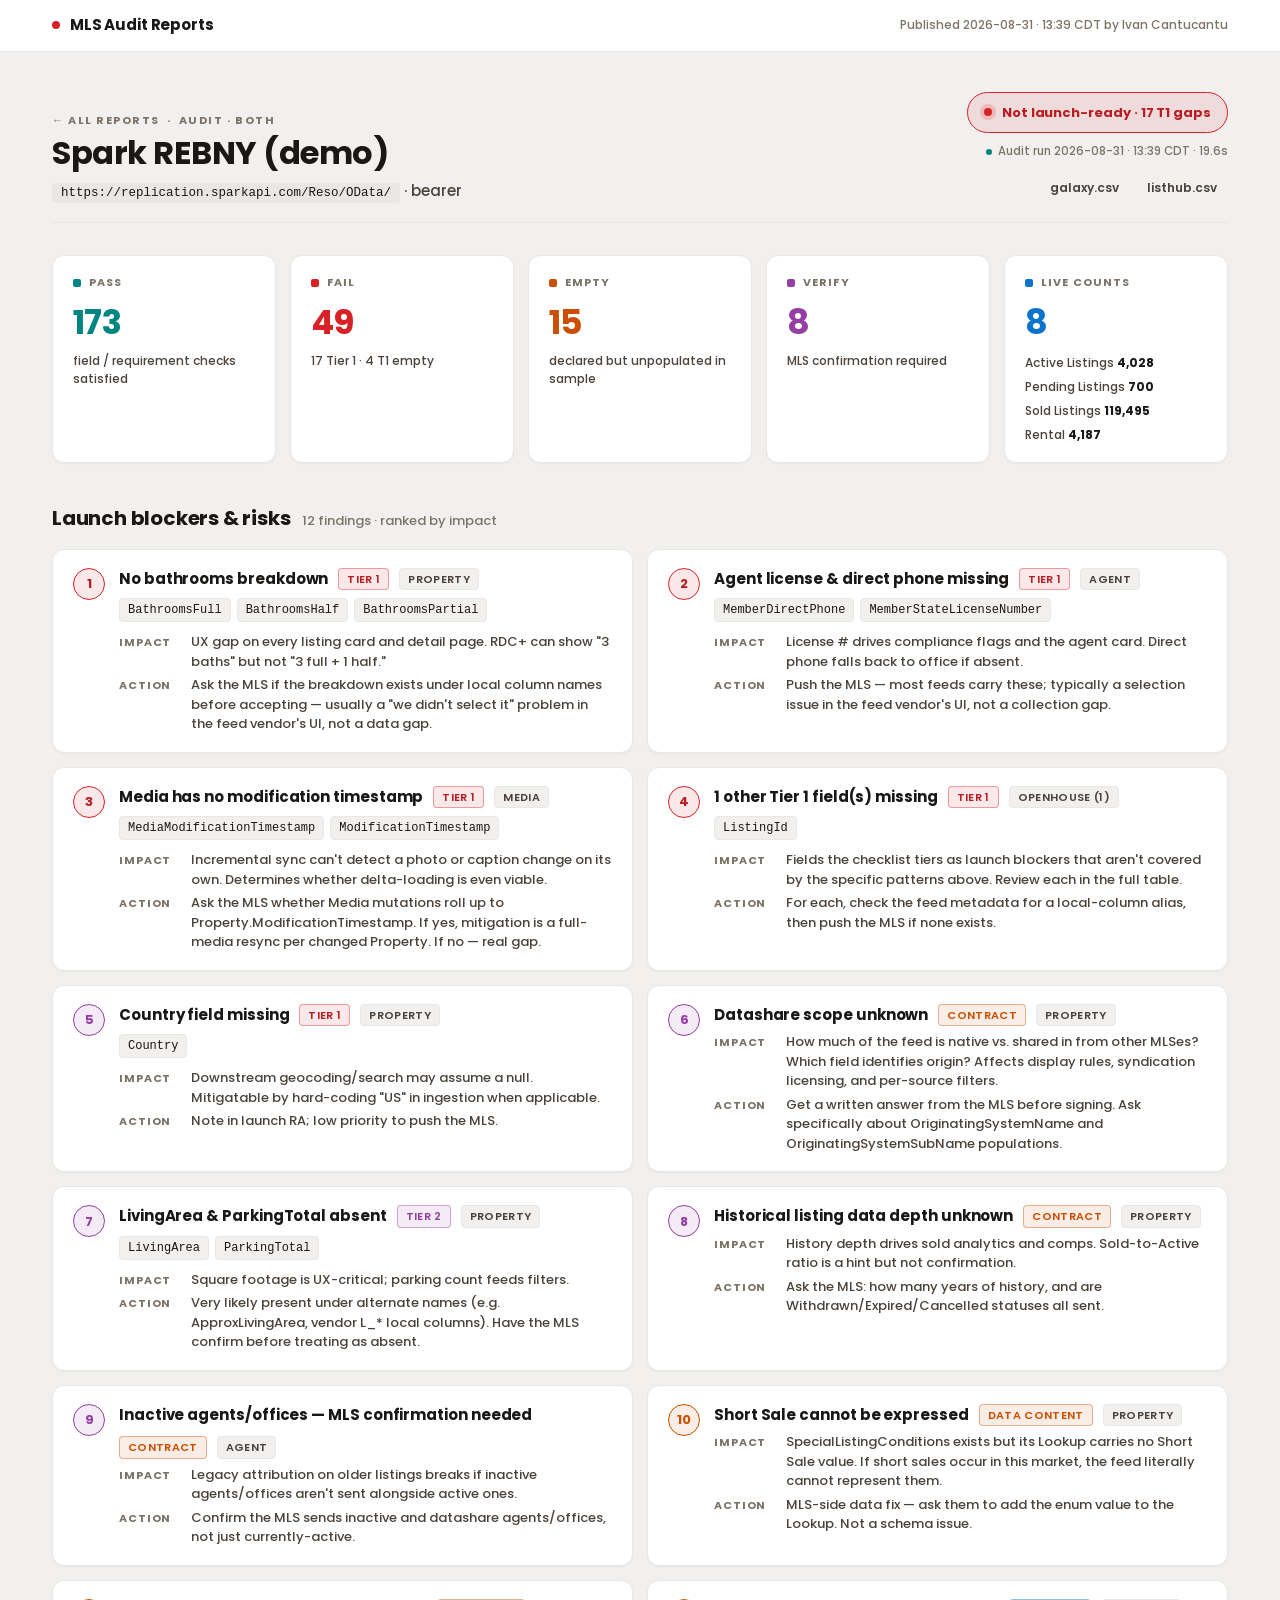
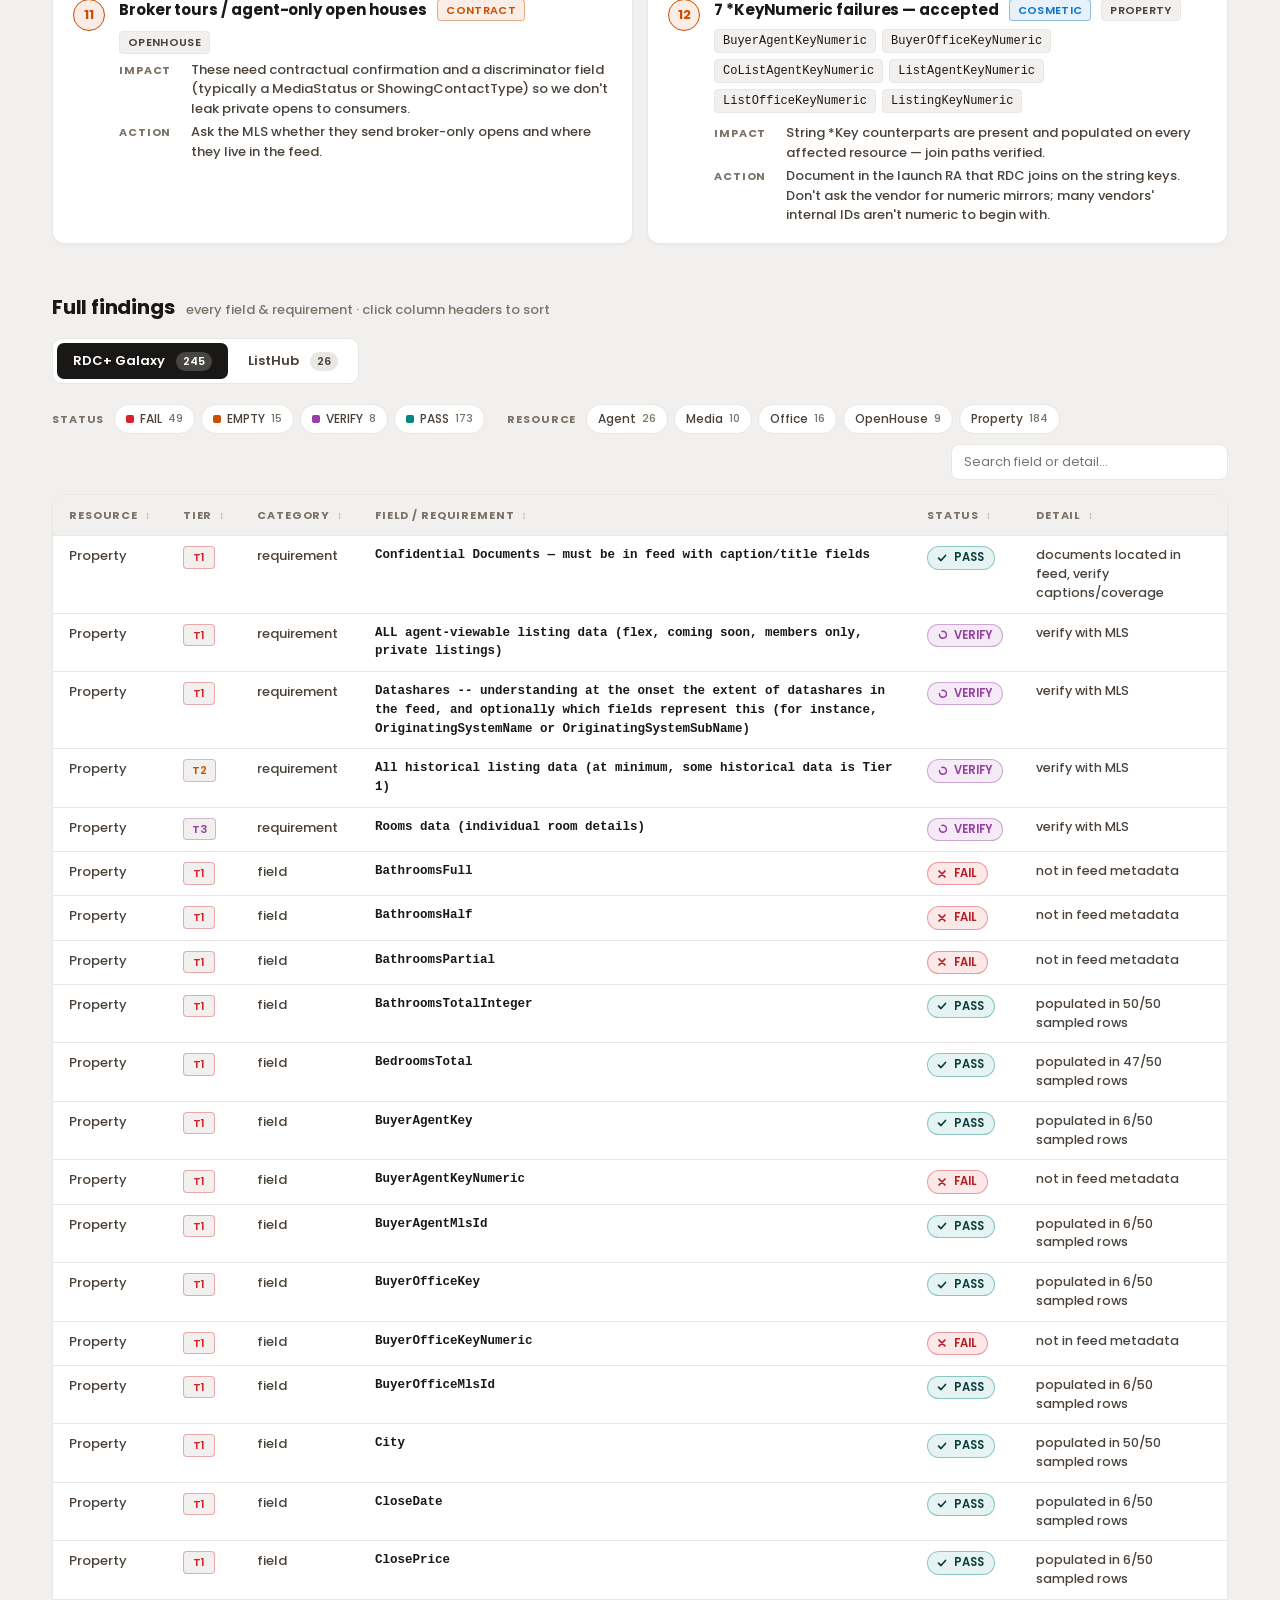
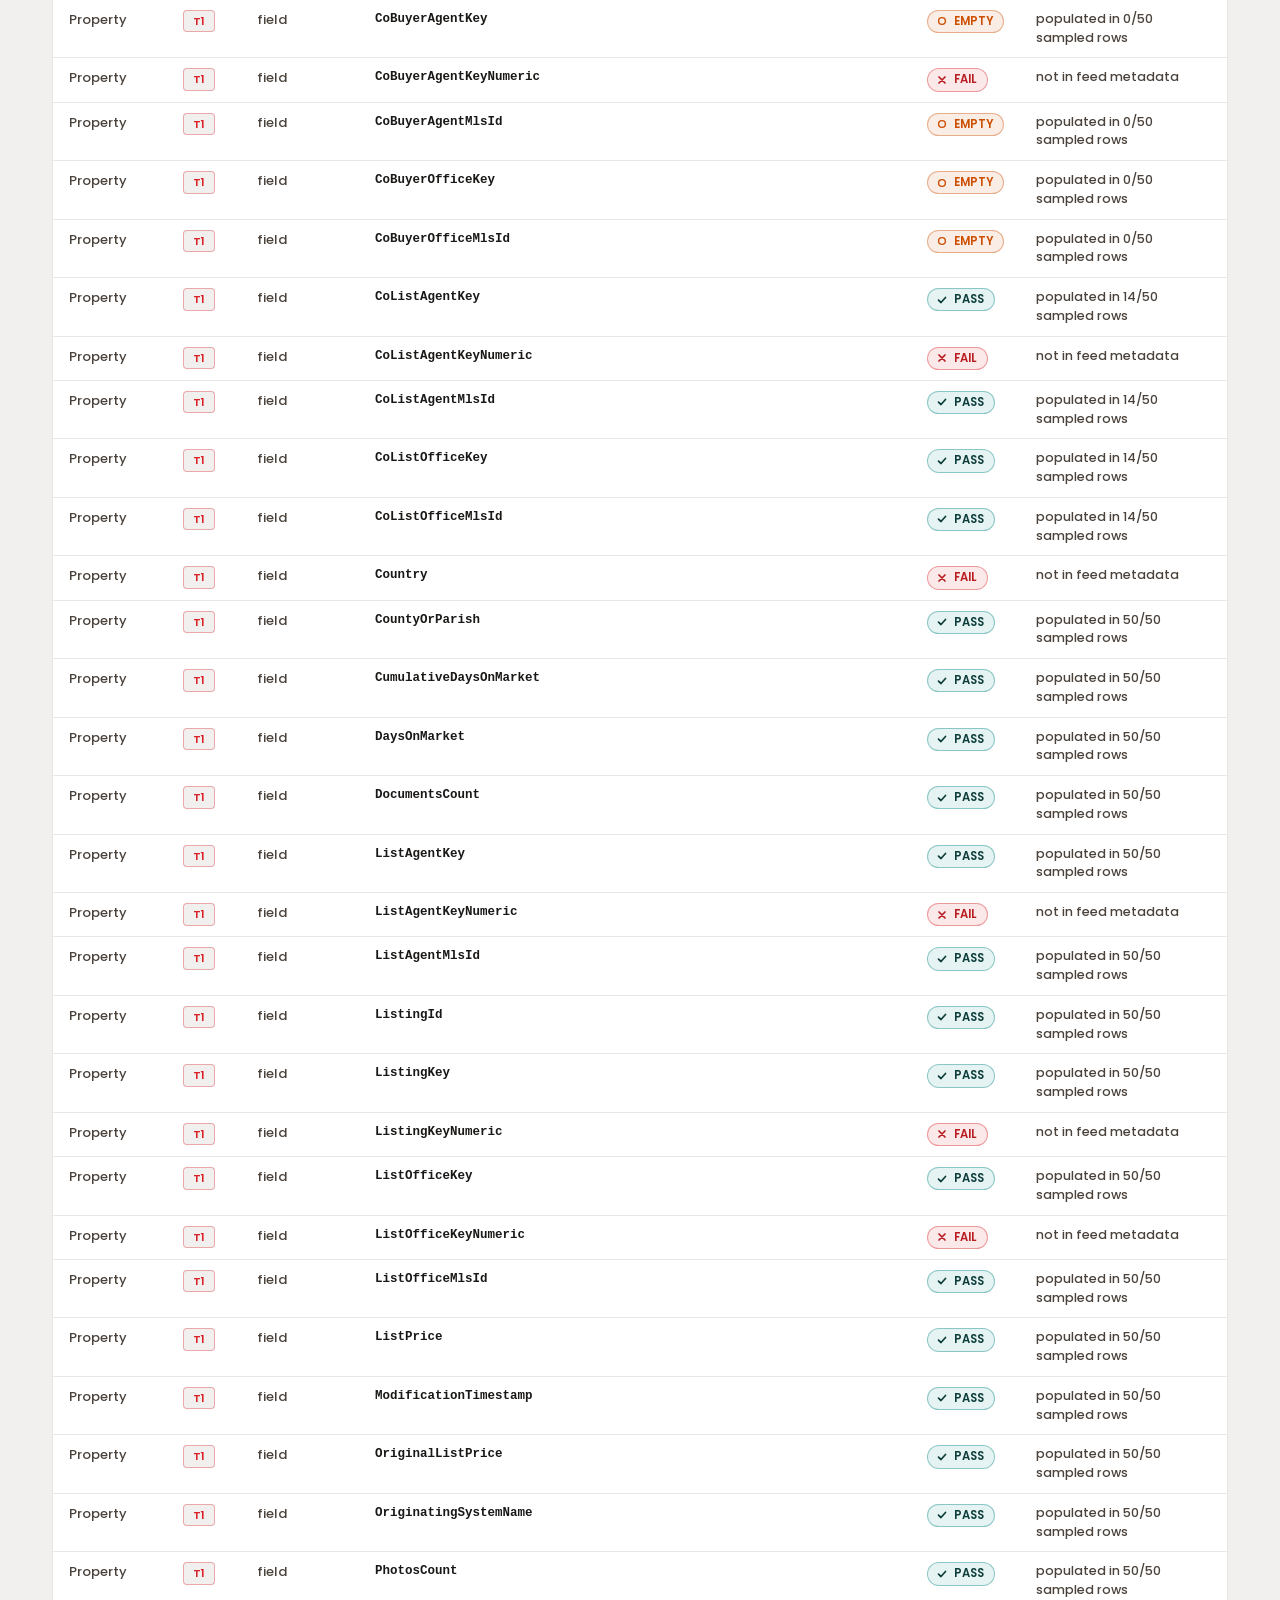
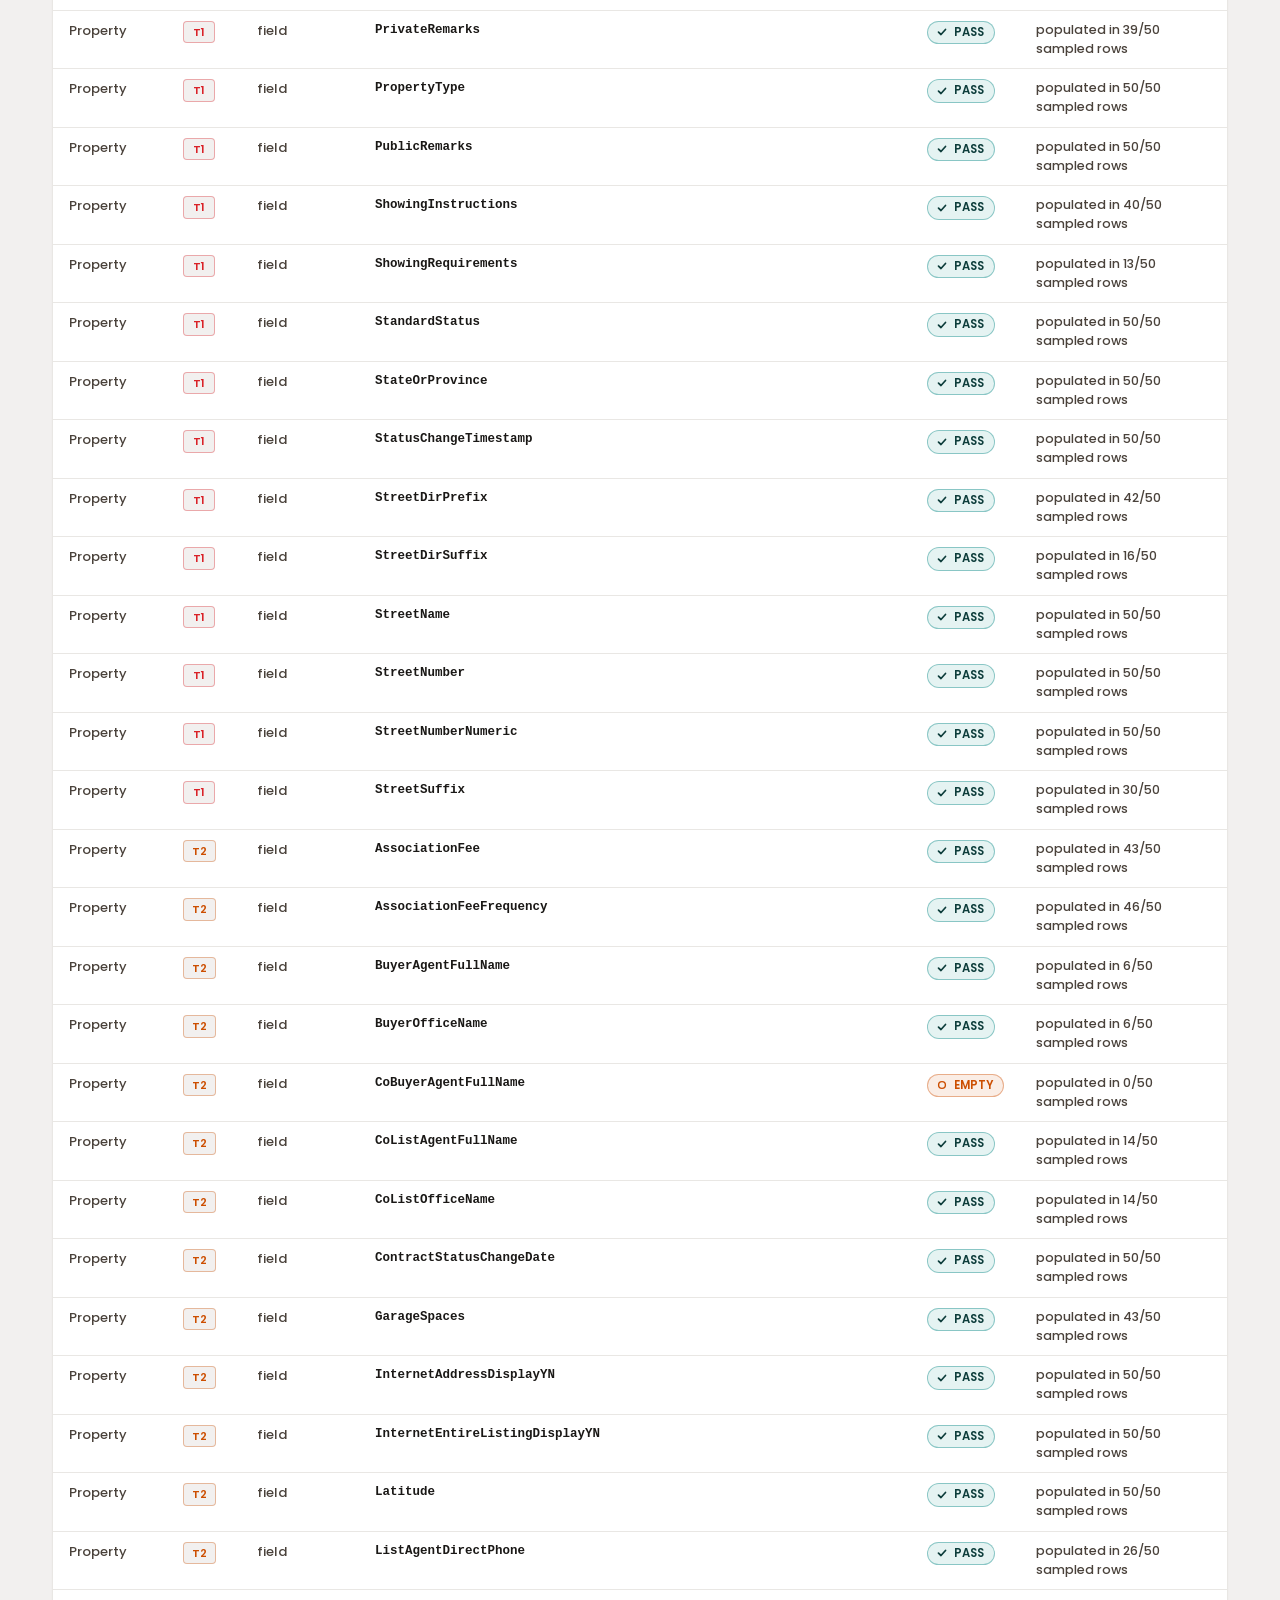
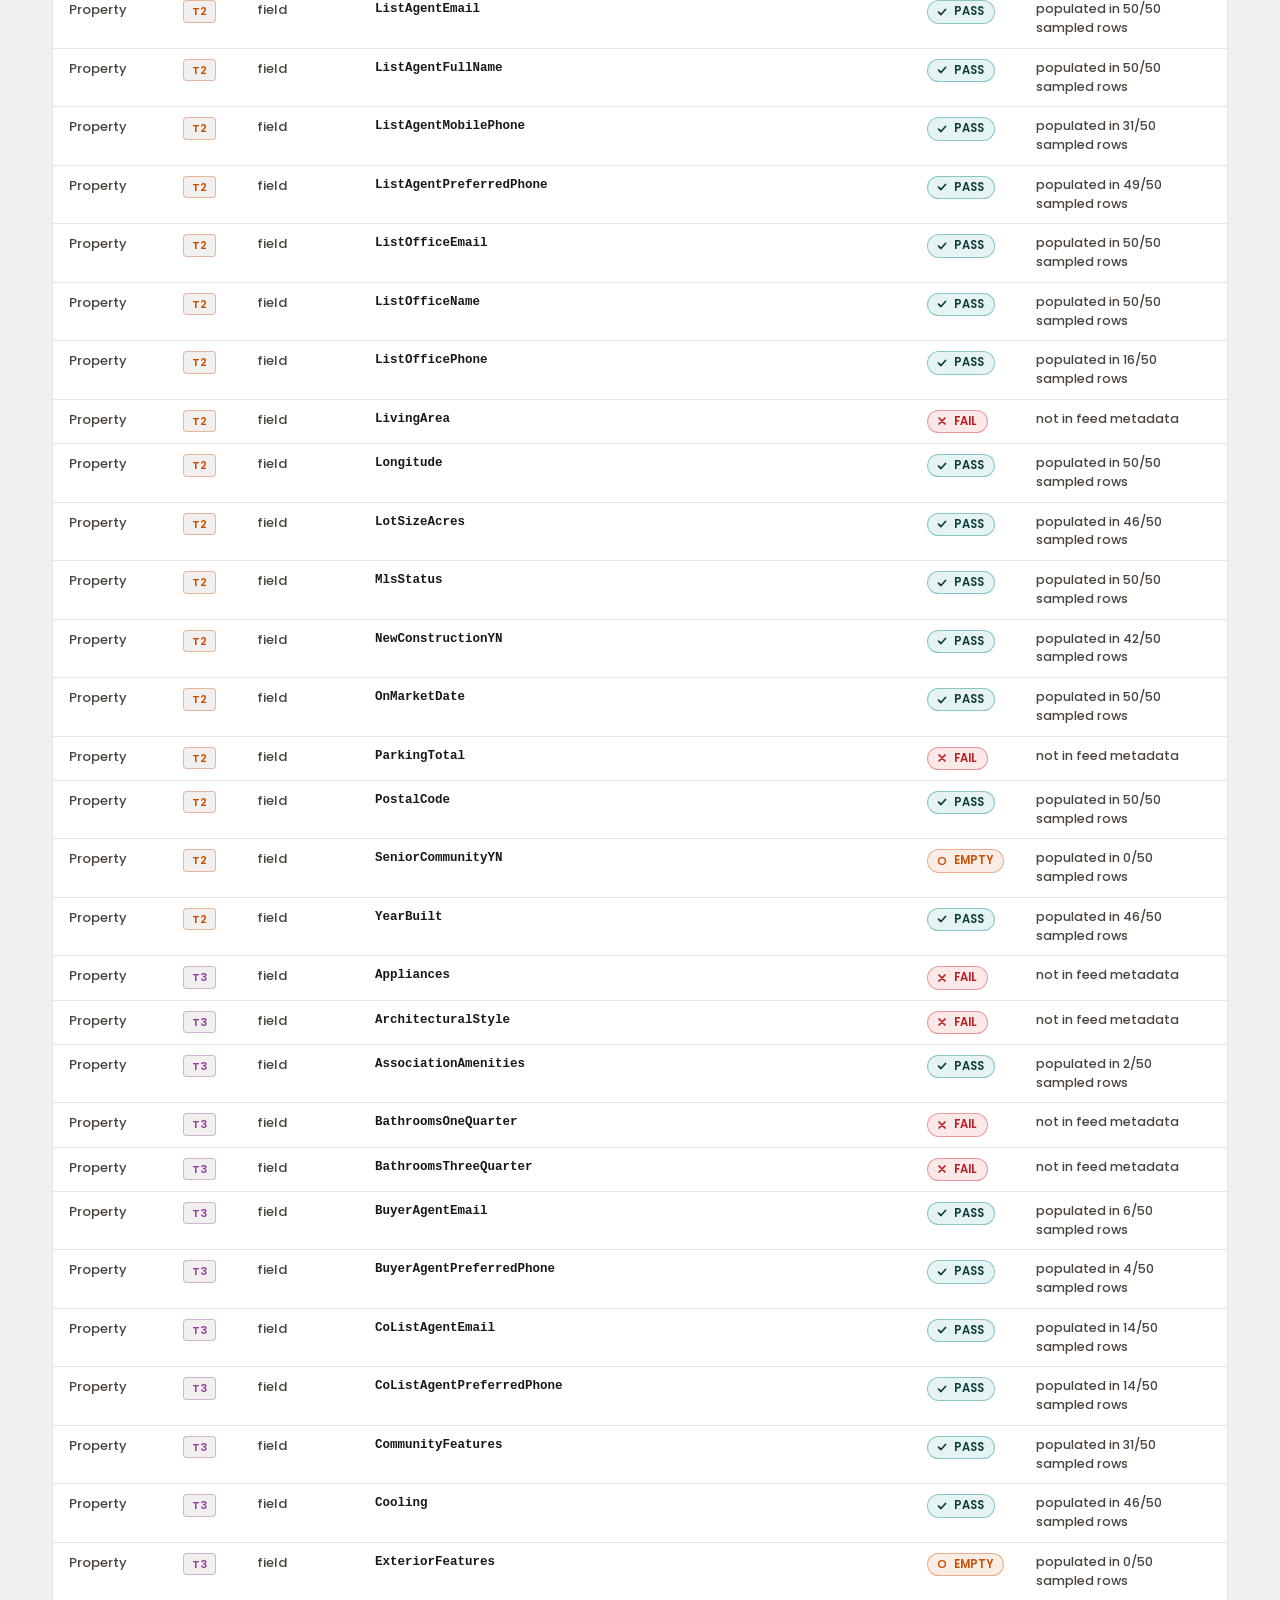
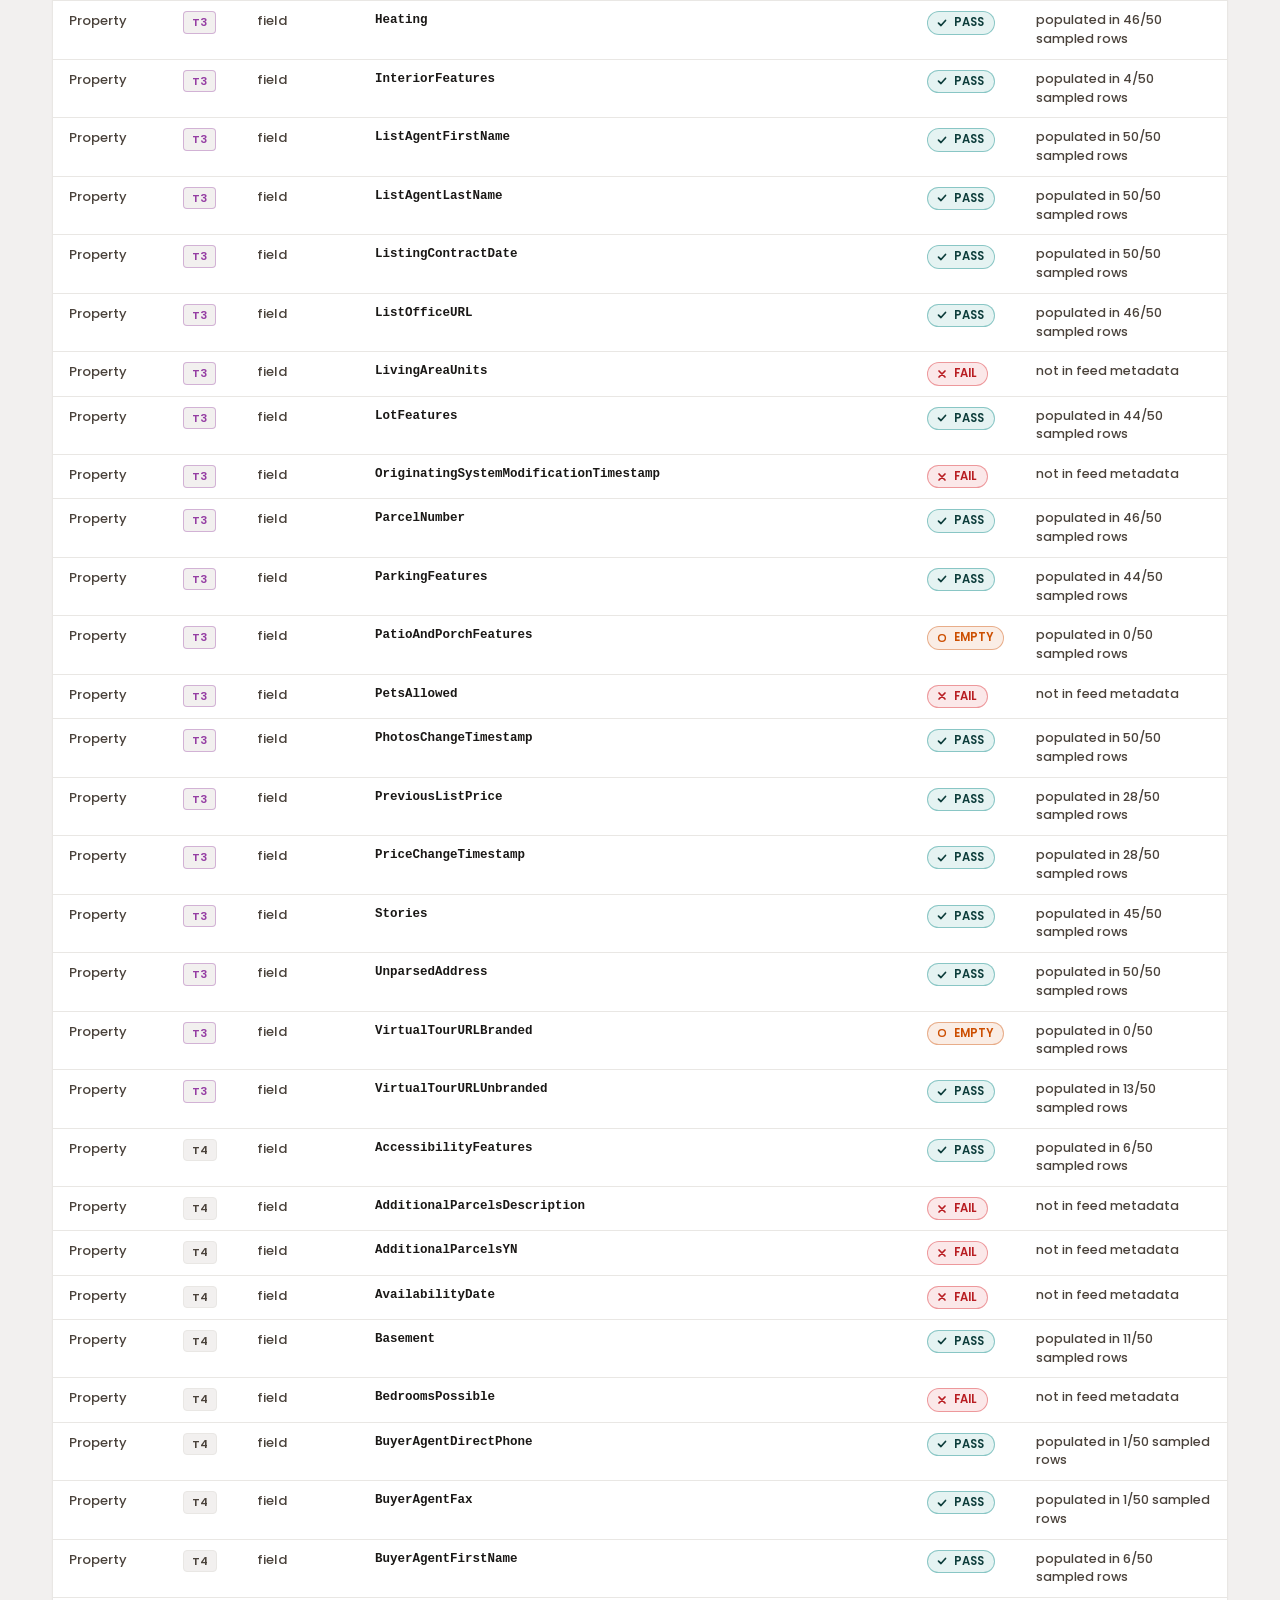
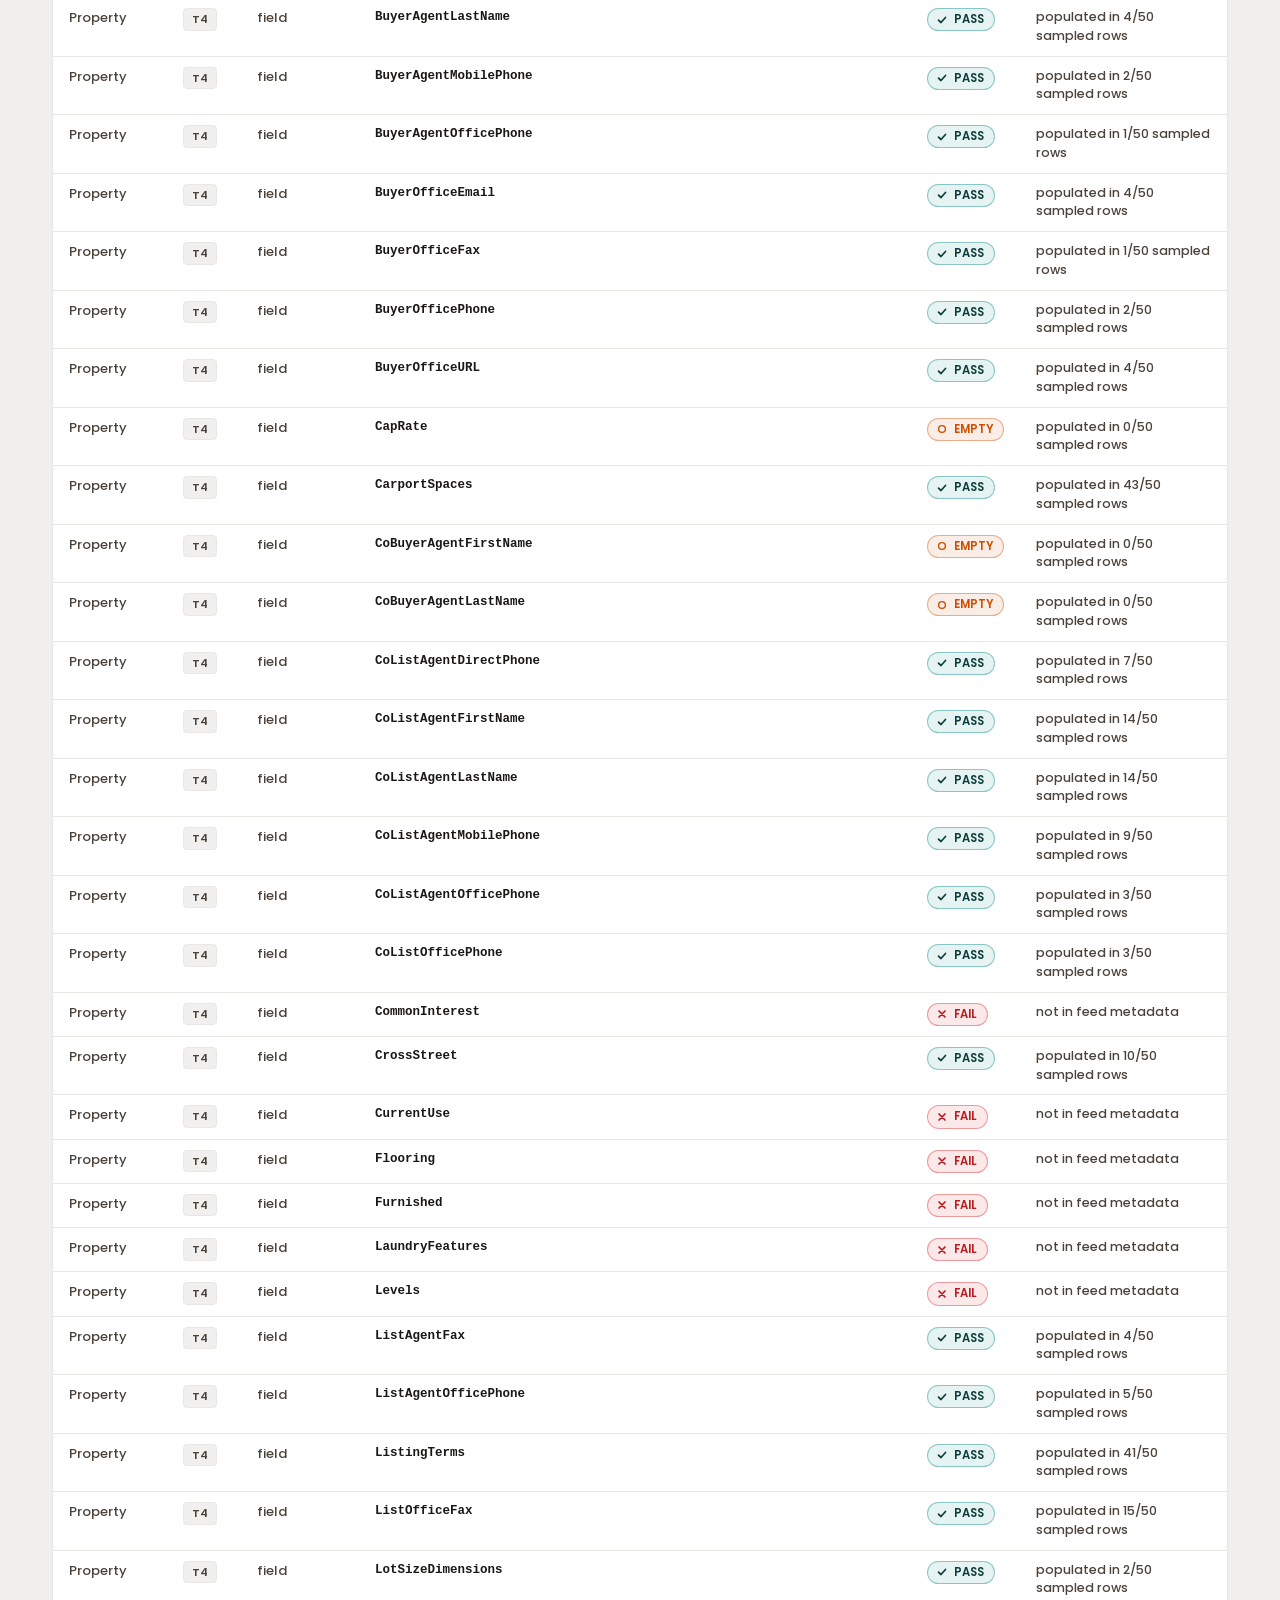
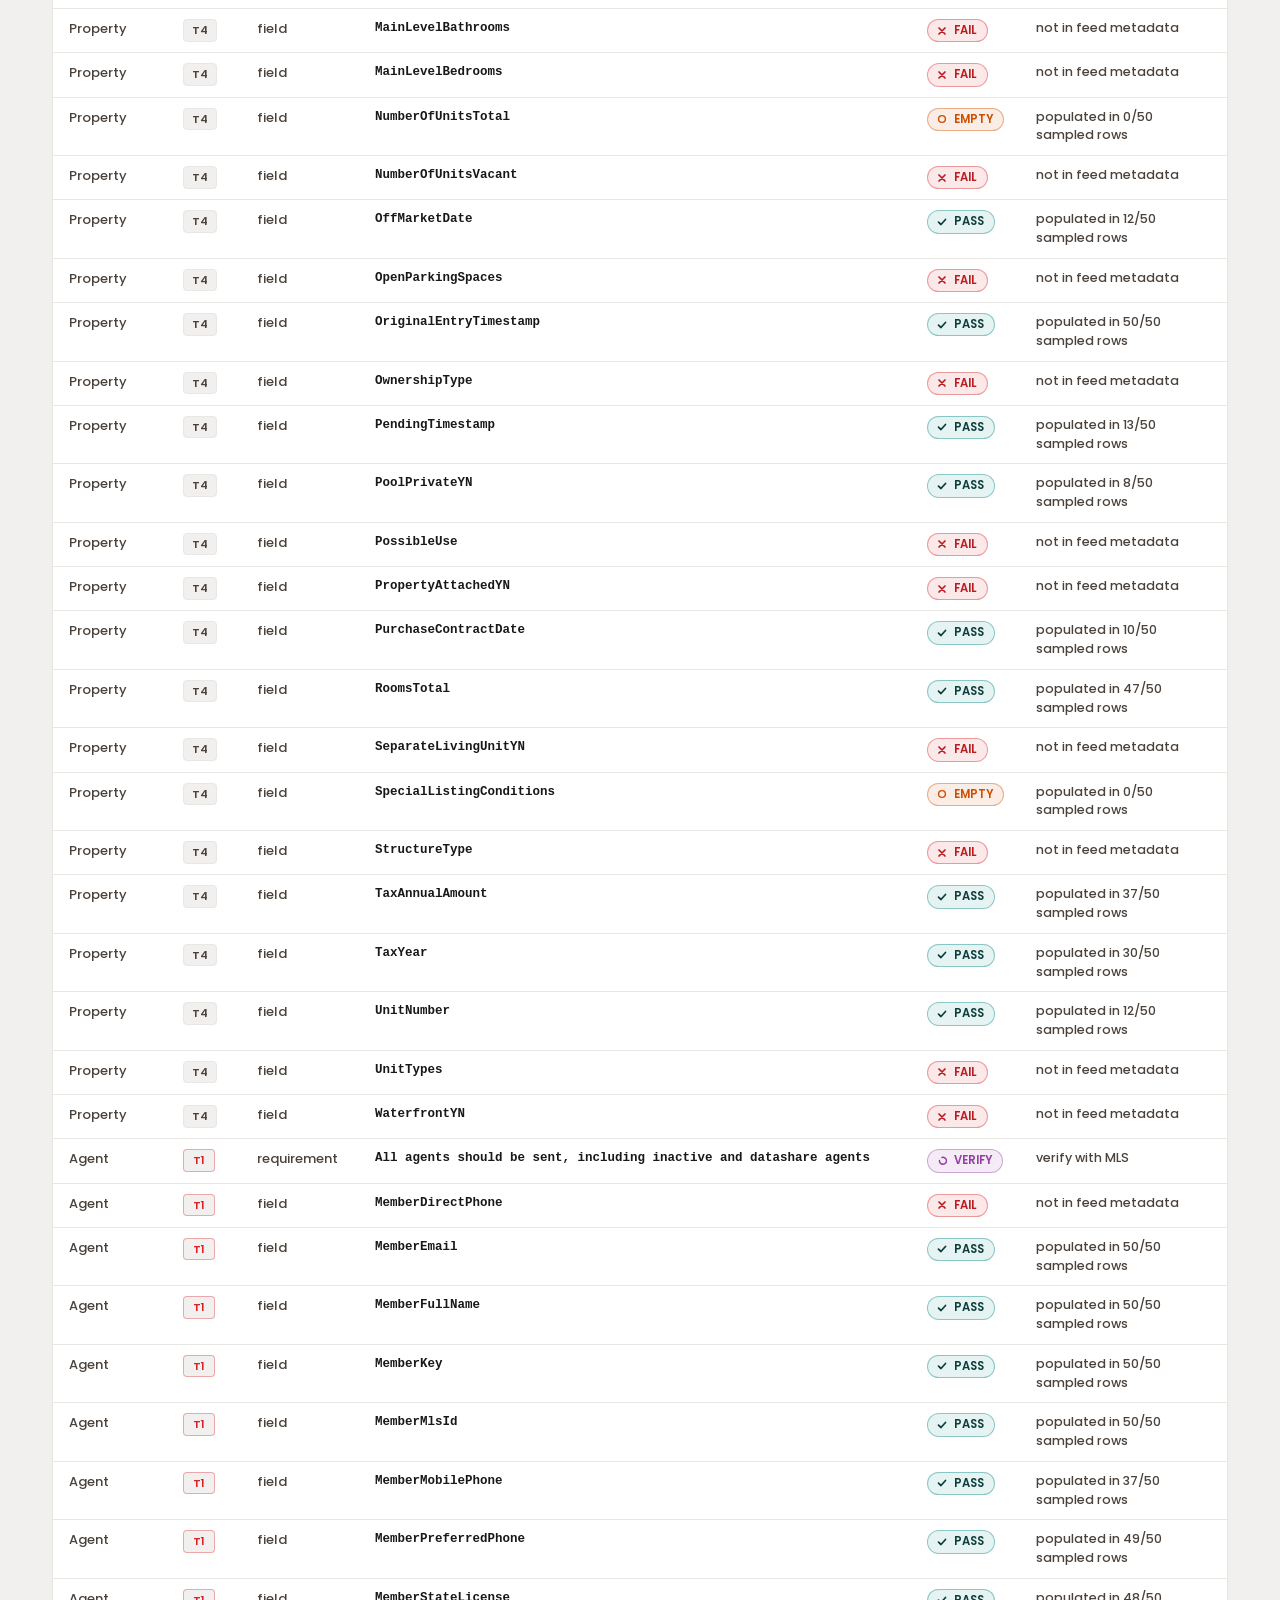
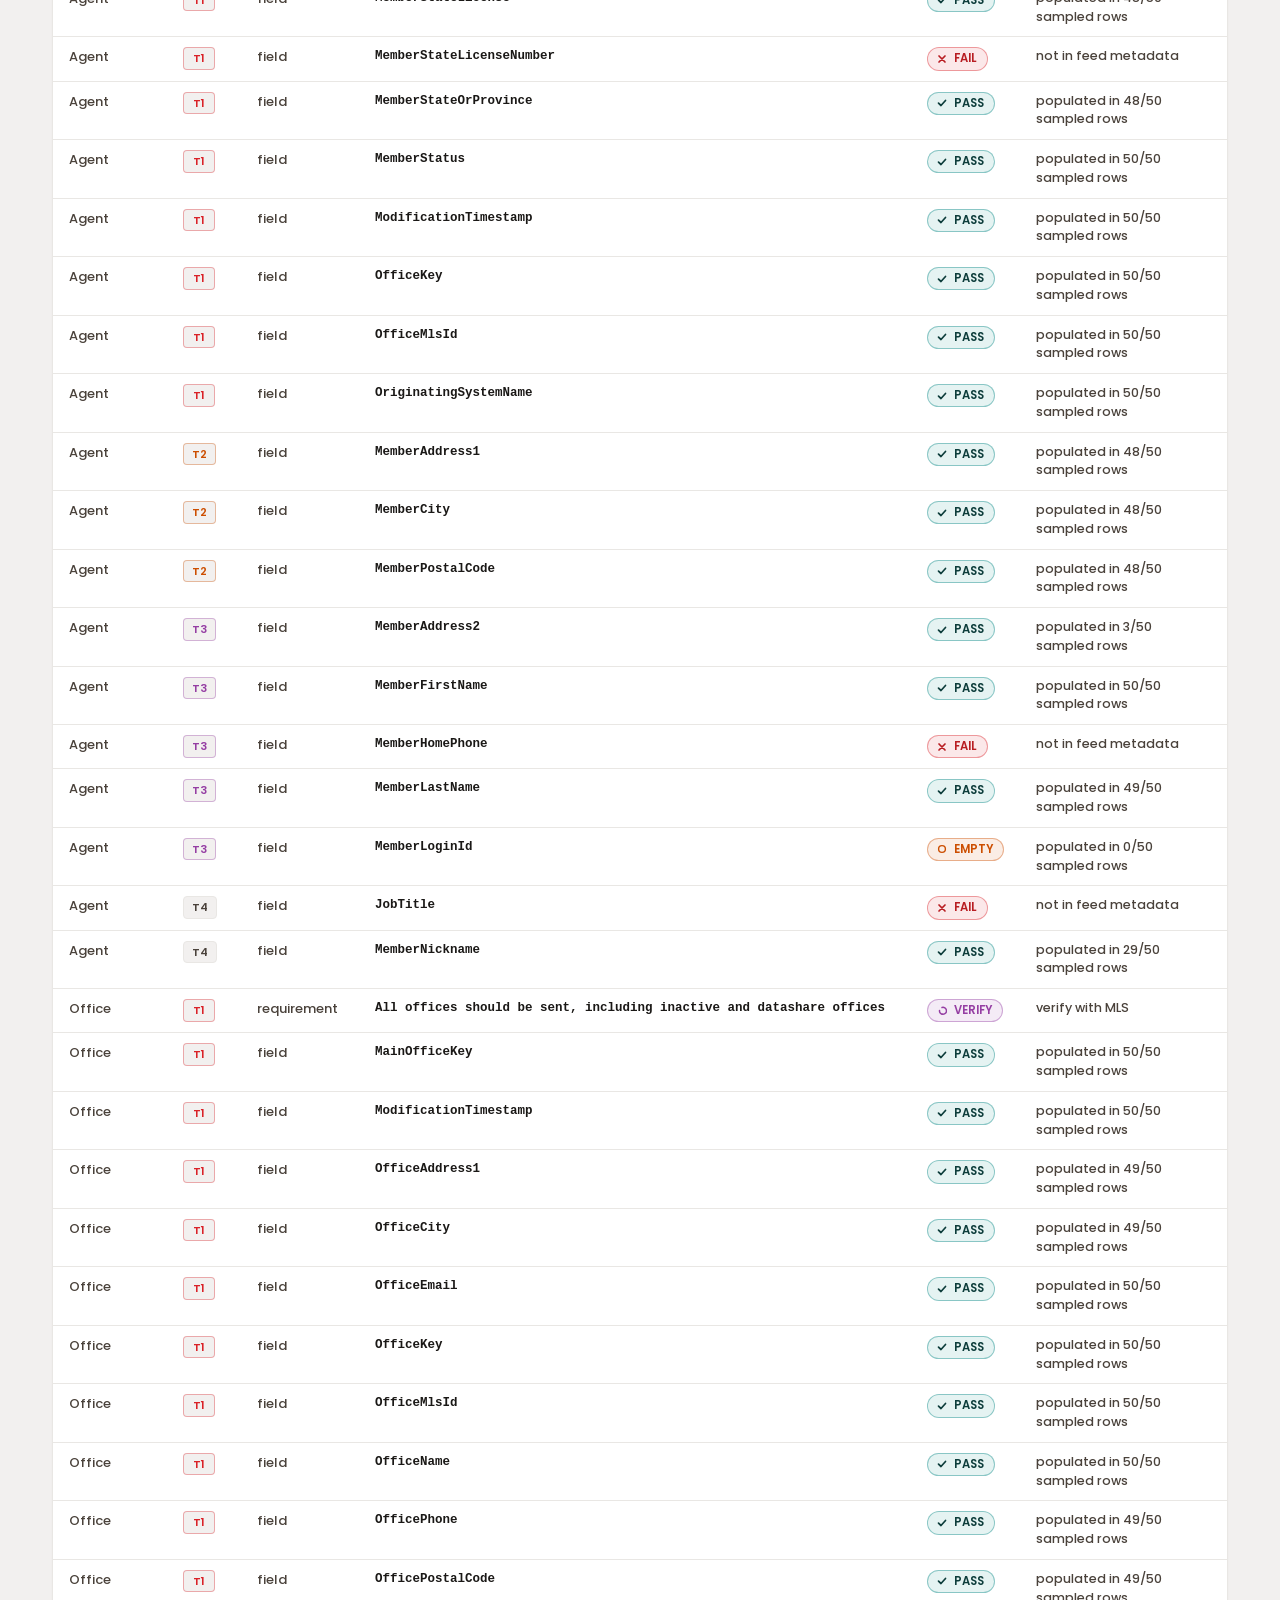
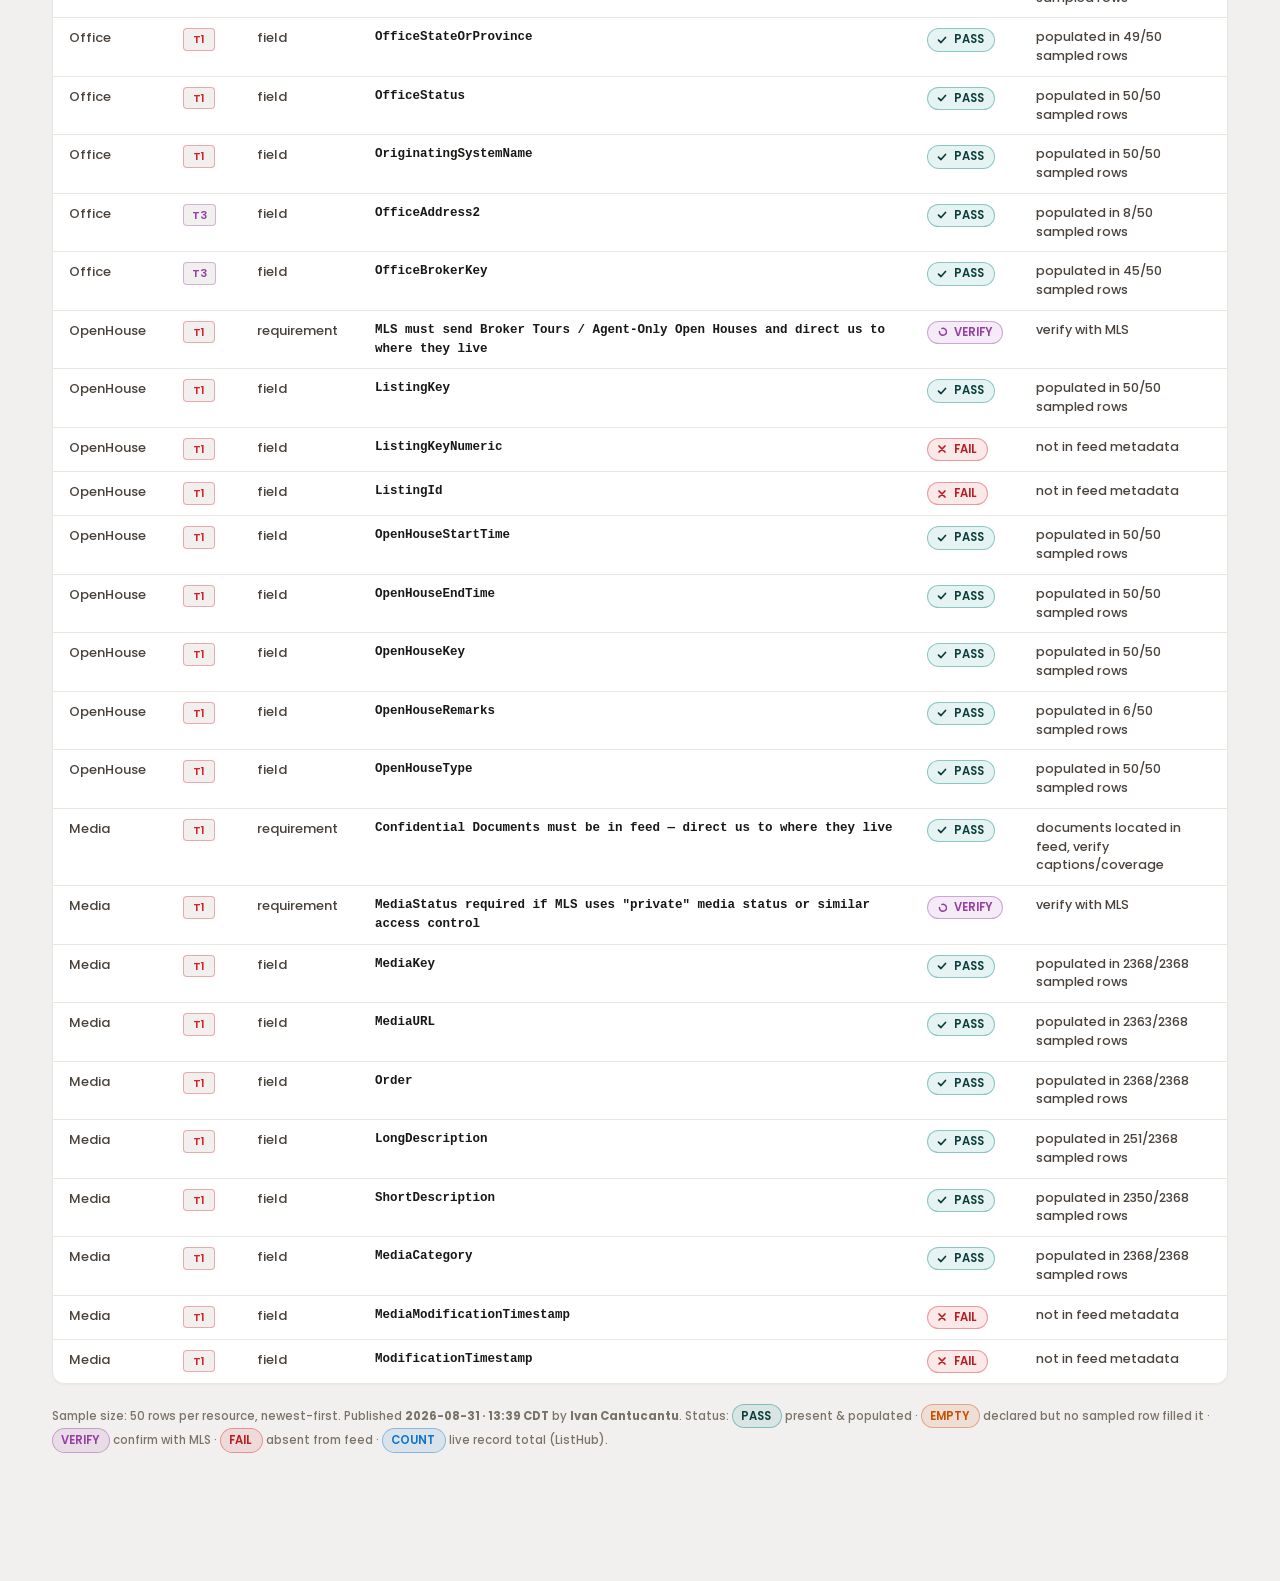
<file: docs/reports/spark-rebny-demo/2026-08-31T18-39-23Z/index.html>
<!doctype html>
<html lang="en">
<head>
<meta charset="utf-8" />
<meta name="viewport" content="width=device-width,initial-scale=1" />
<title>Spark REBNY (demo) · MLS Audit</title>
<link rel="preconnect" href="https://fonts.googleapis.com">
<link rel="preconnect" href="https://fonts.gstatic.com" crossorigin>
<link rel="stylesheet" href="https://fonts.googleapis.com/css2?family=Poppins:wght@400;500;600;700;800&display=swap">
<link rel="stylesheet" href="../../../styles.css" />
</head>
<body>
<nav class="topbar">
  <div class="inner">
    <div class="brand">
      <span class="dot" aria-hidden="true"></span>
      <a href="../../../index.html">MLS Audit Reports</a>
    </div>
    <div style="font-size: 12px; color: var(--text-muted);">
      Published 2026-08-31 · 13:39 CDT by Ivan Cantucantu
    </div>
  </div>
</nav>

<main class="page">




<header class="masthead">
  <div>
    <div class="eyebrow">
      <a href="../../../index.html" style="color: var(--text-muted); text-decoration: none;">← All reports</a>
      &nbsp;·&nbsp; Audit · both
    </div>
    <h1>Spark REBNY (demo)</h1>
    <div class="subtitle">
      <code>https://replication.sparkapi.com/Reso/OData/</code>
      · bearer
      
    </div>
  </div>
  <div class="masthead-actions">
    
      <div class="verdict critical"><span class="dot"></span>
        Not launch-ready · 17 T1 gaps
      </div>
    
    <div class="refresh-meta">
      <span class="status-dot" aria-hidden="true"></span>
      <span class="text">
        
          Audit run 2026-08-31 · 13:39 CDT · 19.6s
        
      </span>
    </div>
    <div style="display:flex; gap:6px; margin-top: 4px;">
      <a class="btn ghost" href="galaxy.csv" style="padding: 4px 10px; font-size: 12px;">galaxy.csv</a>
      <a class="btn ghost" href="listhub.csv" style="padding: 4px 10px; font-size: 12px;">listhub.csv</a>
    </div>
  </div>
</header>




<div class="grid-stats" aria-label="Status roll-up">
  <div class="stat" data-role="good">
    <div class="label"><span class="swatch" style="background:var(--good)"></span>Pass</div>
    <div class="value">173</div>
    <div class="sub">field / requirement checks satisfied</div>
  </div>
  <div class="stat" data-role="critical">
    <div class="label"><span class="swatch" style="background:var(--critical)"></span>Fail</div>
    <div class="value">49</div>
    <div class="sub">
      17 Tier 1
       · 
      4 T1 empty
      
    </div>
  </div>
  <div class="stat" data-role="warning">
    <div class="label"><span class="swatch" style="background:var(--warning)"></span>Empty</div>
    <div class="value">15</div>
    <div class="sub">declared but unpopulated in sample</div>
  </div>
  <div class="stat" data-role="serious">
    <div class="label"><span class="swatch" style="background:var(--serious)"></span>Verify</div>
    <div class="value">8</div>
    <div class="sub">MLS confirmation required</div>
  </div>
  <div class="stat" data-role="info">
    <div class="label"><span class="swatch" style="background:var(--info)"></span>Live counts</div>
    <div class="value">8</div>
    
      <div class="counts-strip">
        
          <div class="kv">Active Listings <strong>4,028</strong></div>
        
          <div class="kv">Pending Listings <strong>700</strong></div>
        
          <div class="kv">Sold Listings <strong>119,495</strong></div>
        
          <div class="kv">Rental <strong>4,187</strong></div>
        
      </div>
    
  </div>
</div>


<section aria-labelledby="blockers-h">
  <h2 id="blockers-h">Launch blockers &amp; risks <span class="count">12 findings · ranked by impact</span></h2>
  <div class="blockers">
    
      <article class="blocker" data-severity="critical">
        <div class="rank">1</div>
        <div class="body">
          <h3>
            No bathrooms breakdown
            <span class="chip severity-critical">Tier 1</span>
            <span class="chip">Property</span>
          </h3>
          
            <div class="fields-inline">
              <code>BathroomsFull</code><code>BathroomsHalf</code><code>BathroomsPartial</code>
            </div>
          
          <dl class="kv">
            <dt>Impact</dt><dd>UX gap on every listing card and detail page. RDC+ can show &#34;3 baths&#34; but not &#34;3 full + 1 half.&#34;</dd>
            <dt>Action</dt><dd>Ask the MLS if the breakdown exists under local column names before accepting — usually a &#34;we didn&#39;t select it&#34; problem in the feed vendor&#39;s UI, not a data gap.</dd>
          </dl>
        </div>
      </article>
    
      <article class="blocker" data-severity="critical">
        <div class="rank">2</div>
        <div class="body">
          <h3>
            Agent license &amp; direct phone missing
            <span class="chip severity-critical">Tier 1</span>
            <span class="chip">Agent</span>
          </h3>
          
            <div class="fields-inline">
              <code>MemberDirectPhone</code><code>MemberStateLicenseNumber</code>
            </div>
          
          <dl class="kv">
            <dt>Impact</dt><dd>License # drives compliance flags and the agent card. Direct phone falls back to office if absent.</dd>
            <dt>Action</dt><dd>Push the MLS — most feeds carry these; typically a selection issue in the feed vendor&#39;s UI, not a collection gap.</dd>
          </dl>
        </div>
      </article>
    
      <article class="blocker" data-severity="critical">
        <div class="rank">3</div>
        <div class="body">
          <h3>
            Media has no modification timestamp
            <span class="chip severity-critical">Tier 1</span>
            <span class="chip">Media</span>
          </h3>
          
            <div class="fields-inline">
              <code>MediaModificationTimestamp</code><code>ModificationTimestamp</code>
            </div>
          
          <dl class="kv">
            <dt>Impact</dt><dd>Incremental sync can&#39;t detect a photo or caption change on its own. Determines whether delta-loading is even viable.</dd>
            <dt>Action</dt><dd>Ask the MLS whether Media mutations roll up to Property.ModificationTimestamp. If yes, mitigation is a full-media resync per changed Property. If no — real gap.</dd>
          </dl>
        </div>
      </article>
    
      <article class="blocker" data-severity="critical">
        <div class="rank">4</div>
        <div class="body">
          <h3>
            1 other Tier 1 field(s) missing
            <span class="chip severity-critical">Tier 1</span>
            <span class="chip">OpenHouse (1)</span>
          </h3>
          
            <div class="fields-inline">
              <code>ListingId</code>
            </div>
          
          <dl class="kv">
            <dt>Impact</dt><dd>Fields the checklist tiers as launch blockers that aren&#39;t covered by the specific patterns above. Review each in the full table.</dd>
            <dt>Action</dt><dd>For each, check the feed metadata for a local-column alias, then push the MLS if none exists.</dd>
          </dl>
        </div>
      </article>
    
      <article class="blocker" data-severity="serious">
        <div class="rank">5</div>
        <div class="body">
          <h3>
            Country field missing
            <span class="chip severity-critical">Tier 1</span>
            <span class="chip">Property</span>
          </h3>
          
            <div class="fields-inline">
              <code>Country</code>
            </div>
          
          <dl class="kv">
            <dt>Impact</dt><dd>Downstream geocoding/search may assume a null. Mitigatable by hard-coding &#34;US&#34; in ingestion when applicable.</dd>
            <dt>Action</dt><dd>Note in launch RA; low priority to push the MLS.</dd>
          </dl>
        </div>
      </article>
    
      <article class="blocker" data-severity="serious">
        <div class="rank">6</div>
        <div class="body">
          <h3>
            Datashare scope unknown
            <span class="chip severity-warning">Contract</span>
            <span class="chip">Property</span>
          </h3>
          
          <dl class="kv">
            <dt>Impact</dt><dd>How much of the feed is native vs. shared in from other MLSes? Which field identifies origin? Affects display rules, syndication licensing, and per-source filters.</dd>
            <dt>Action</dt><dd>Get a written answer from the MLS before signing. Ask specifically about OriginatingSystemName and OriginatingSystemSubName populations.</dd>
          </dl>
        </div>
      </article>
    
      <article class="blocker" data-severity="serious">
        <div class="rank">7</div>
        <div class="body">
          <h3>
            LivingArea &amp; ParkingTotal absent
            <span class="chip severity-serious">Tier 2</span>
            <span class="chip">Property</span>
          </h3>
          
            <div class="fields-inline">
              <code>LivingArea</code><code>ParkingTotal</code>
            </div>
          
          <dl class="kv">
            <dt>Impact</dt><dd>Square footage is UX-critical; parking count feeds filters.</dd>
            <dt>Action</dt><dd>Very likely present under alternate names (e.g. ApproxLivingArea, vendor L_* local columns). Have the MLS confirm before treating as absent.</dd>
          </dl>
        </div>
      </article>
    
      <article class="blocker" data-severity="serious">
        <div class="rank">8</div>
        <div class="body">
          <h3>
            Historical listing data depth unknown
            <span class="chip severity-warning">Contract</span>
            <span class="chip">Property</span>
          </h3>
          
          <dl class="kv">
            <dt>Impact</dt><dd>History depth drives sold analytics and comps. Sold-to-Active ratio is a hint but not confirmation.</dd>
            <dt>Action</dt><dd>Ask the MLS: how many years of history, and are Withdrawn/Expired/Cancelled statuses all sent.</dd>
          </dl>
        </div>
      </article>
    
      <article class="blocker" data-severity="serious">
        <div class="rank">9</div>
        <div class="body">
          <h3>
            Inactive agents/offices — MLS confirmation needed
            <span class="chip severity-warning">Contract</span>
            <span class="chip">Agent</span>
          </h3>
          
          <dl class="kv">
            <dt>Impact</dt><dd>Legacy attribution on older listings breaks if inactive agents/offices aren&#39;t sent alongside active ones.</dd>
            <dt>Action</dt><dd>Confirm the MLS sends inactive and datashare agents/offices, not just currently-active.</dd>
          </dl>
        </div>
      </article>
    
      <article class="blocker" data-severity="warning">
        <div class="rank">10</div>
        <div class="body">
          <h3>
            Short Sale cannot be expressed
            <span class="chip severity-warning">Data content</span>
            <span class="chip">Property</span>
          </h3>
          
          <dl class="kv">
            <dt>Impact</dt><dd>SpecialListingConditions exists but its Lookup carries no Short Sale value. If short sales occur in this market, the feed literally cannot represent them.</dd>
            <dt>Action</dt><dd>MLS-side data fix — ask them to add the enum value to the Lookup. Not a schema issue.</dd>
          </dl>
        </div>
      </article>
    
      <article class="blocker" data-severity="warning">
        <div class="rank">11</div>
        <div class="body">
          <h3>
            Broker tours / agent-only open houses
            <span class="chip severity-warning">Contract</span>
            <span class="chip">OpenHouse</span>
          </h3>
          
          <dl class="kv">
            <dt>Impact</dt><dd>These need contractual confirmation and a discriminator field (typically a MediaStatus or ShowingContactType) so we don&#39;t leak private opens to consumers.</dd>
            <dt>Action</dt><dd>Ask the MLS whether they send broker-only opens and where they live in the feed.</dd>
          </dl>
        </div>
      </article>
    
      <article class="blocker" data-severity="warning">
        <div class="rank">12</div>
        <div class="body">
          <h3>
            7 *KeyNumeric failures — accepted
            <span class="chip severity-info">Cosmetic</span>
            <span class="chip">Property</span>
          </h3>
          
            <div class="fields-inline">
              <code>BuyerAgentKeyNumeric</code><code>BuyerOfficeKeyNumeric</code><code>CoListAgentKeyNumeric</code><code>ListAgentKeyNumeric</code><code>ListOfficeKeyNumeric</code><code>ListingKeyNumeric</code>
            </div>
          
          <dl class="kv">
            <dt>Impact</dt><dd>String *Key counterparts are present and populated on every affected resource — join paths verified.</dd>
            <dt>Action</dt><dd>Document in the launch RA that RDC joins on the string keys. Don&#39;t ask the vendor for numeric mirrors; many vendors&#39; internal IDs aren&#39;t numeric to begin with.</dd>
          </dl>
        </div>
      </article>
    
  </div>
</section>


<section aria-labelledby="data-h">
  <h2 id="data-h">Full findings <span class="count">every field &amp; requirement · click column headers to sort</span></h2>

  <div class="tabs" role="tablist">
    <button class="tab is-active" role="tab" data-tab="galaxy" aria-selected="true">
      RDC+ Galaxy <span class="badge">245</span>
    </button>
    <button class="tab" role="tab" data-tab="listhub" aria-selected="false">
      ListHub <span class="badge">26</span>
    </button>
  </div>

  <div class="filter-row" role="toolbar" aria-label="Table filters">
    <span class="filter-label">Status</span>
    <div class="filter-group" id="status-filters"></div>
    <span class="filter-label" style="margin-left: 12px">Resource</span>
    <div class="filter-group" id="resource-filters"></div>
    <input type="search" class="search" id="search" placeholder="Search field or detail…" aria-label="Search rows" />
  </div>

  <div class="table-wrap">
    <table id="findings-table">
      <thead>
        <tr>
          <th data-sort="resource">Resource <span class="sort-arrow">↕</span></th>
          <th data-sort="tier">Tier <span class="sort-arrow">↕</span></th>
          <th data-sort="category">Category <span class="sort-arrow">↕</span></th>
          <th data-sort="name">Field / Requirement <span class="sort-arrow">↕</span></th>
          <th data-sort="status">Status <span class="sort-arrow">↕</span></th>
          <th data-sort="detail">Detail <span class="sort-arrow">↕</span></th>
        </tr>
      </thead>
      <tbody id="findings-body"></tbody>
    </table>
  </div>

  <p class="footnote">
    Sample size: 50 rows per resource, newest-first. Published <strong>2026-08-31 · 13:39 CDT</strong> by <strong>Ivan Cantucantu</strong>. Status: <span class="status-pill status-PASS">PASS</span> present &amp; populated · <span class="status-pill status-EMPTY">EMPTY</span> declared but no sampled row filled it · <span class="status-pill status-VERIFY">VERIFY</span> confirm with MLS · <span class="status-pill status-FAIL">FAIL</span> absent from feed · <span class="status-pill status-COUNT">COUNT</span> live record total (ListHub).
  </p>
</section>


<script type="application/json" id="audit-data">{"galaxy": [{"category": "requirement", "detail": "documents located in feed, verify captions/coverage", "feed_resource": "Property", "name": "Confidential Documents \u2014 must be in feed with caption/title fields", "note": "", "resource": "Property", "status": "PASS", "tier": "1"}, {"category": "requirement", "detail": "verify with MLS", "feed_resource": "Property", "name": "ALL agent-viewable listing data (flex, coming soon, members only, private listings)", "note": "", "resource": "Property", "status": "VERIFY", "tier": "1"}, {"category": "requirement", "detail": "verify with MLS", "feed_resource": "Property", "name": "Datashares -- understanding at the onset the extent of datashares in the feed, and optionally which fields represent this (for instance, OriginatingSystemName or OriginatingSystemSubName)", "note": "", "resource": "Property", "status": "VERIFY", "tier": "1"}, {"category": "requirement", "detail": "verify with MLS", "feed_resource": "Property", "name": "All historical listing data (at minimum, some historical data is Tier 1)", "note": "", "resource": "Property", "status": "VERIFY", "tier": "2"}, {"category": "requirement", "detail": "verify with MLS", "feed_resource": "Property", "name": "Rooms data (individual room details)", "note": "", "resource": "Property", "status": "VERIFY", "tier": "3"}, {"category": "field", "detail": "not in feed metadata", "feed_resource": "Property", "name": "BathroomsFull", "note": "", "resource": "Property", "status": "FAIL", "tier": "1"}, {"category": "field", "detail": "not in feed metadata", "feed_resource": "Property", "name": "BathroomsHalf", "note": "", "resource": "Property", "status": "FAIL", "tier": "1"}, {"category": "field", "detail": "not in feed metadata", "feed_resource": "Property", "name": "BathroomsPartial", "note": "", "resource": "Property", "status": "FAIL", "tier": "1"}, {"category": "field", "detail": "populated in 50/50 sampled rows", "feed_resource": "Property", "name": "BathroomsTotalInteger", "note": "", "resource": "Property", "status": "PASS", "tier": "1"}, {"category": "field", "detail": "populated in 47/50 sampled rows", "feed_resource": "Property", "name": "BedroomsTotal", "note": "", "resource": "Property", "status": "PASS", "tier": "1"}, {"category": "field", "detail": "populated in 6/50 sampled rows", "feed_resource": "Property", "name": "BuyerAgentKey", "note": "", "resource": "Property", "status": "PASS", "tier": "1"}, {"category": "field", "detail": "not in feed metadata", "feed_resource": "Property", "name": "BuyerAgentKeyNumeric", "note": "", "resource": "Property", "status": "FAIL", "tier": "1"}, {"category": "field", "detail": "populated in 6/50 sampled rows", "feed_resource": "Property", "name": "BuyerAgentMlsId", "note": "", "resource": "Property", "status": "PASS", "tier": "1"}, {"category": "field", "detail": "populated in 6/50 sampled rows", "feed_resource": "Property", "name": "BuyerOfficeKey", "note": "", "resource": "Property", "status": "PASS", "tier": "1"}, {"category": "field", "detail": "not in feed metadata", "feed_resource": "Property", "name": "BuyerOfficeKeyNumeric", "note": "", "resource": "Property", "status": "FAIL", "tier": "1"}, {"category": "field", "detail": "populated in 6/50 sampled rows", "feed_resource": "Property", "name": "BuyerOfficeMlsId", "note": "", "resource": "Property", "status": "PASS", "tier": "1"}, {"category": "field", "detail": "populated in 50/50 sampled rows", "feed_resource": "Property", "name": "City", "note": "", "resource": "Property", "status": "PASS", "tier": "1"}, {"category": "field", "detail": "populated in 6/50 sampled rows", "feed_resource": "Property", "name": "CloseDate", "note": "", "resource": "Property", "status": "PASS", "tier": "1"}, {"category": "field", "detail": "populated in 6/50 sampled rows", "feed_resource": "Property", "name": "ClosePrice", "note": "", "resource": "Property", "status": "PASS", "tier": "1"}, {"category": "field", "detail": "populated in 0/50 sampled rows", "feed_resource": "Property", "name": "CoBuyerAgentKey", "note": "", "resource": "Property", "status": "EMPTY", "tier": "1"}, {"category": "field", "detail": "not in feed metadata", "feed_resource": "Property", "name": "CoBuyerAgentKeyNumeric", "note": "", "resource": "Property", "status": "FAIL", "tier": "1"}, {"category": "field", "detail": "populated in 0/50 sampled rows", "feed_resource": "Property", "name": "CoBuyerAgentMlsId", "note": "", "resource": "Property", "status": "EMPTY", "tier": "1"}, {"category": "field", "detail": "populated in 0/50 sampled rows", "feed_resource": "Property", "name": "CoBuyerOfficeKey", "note": "", "resource": "Property", "status": "EMPTY", "tier": "1"}, {"category": "field", "detail": "populated in 0/50 sampled rows", "feed_resource": "Property", "name": "CoBuyerOfficeMlsId", "note": "", "resource": "Property", "status": "EMPTY", "tier": "1"}, {"category": "field", "detail": "populated in 14/50 sampled rows", "feed_resource": "Property", "name": "CoListAgentKey", "note": "", "resource": "Property", "status": "PASS", "tier": "1"}, {"category": "field", "detail": "not in feed metadata", "feed_resource": "Property", "name": "CoListAgentKeyNumeric", "note": "", "resource": "Property", "status": "FAIL", "tier": "1"}, {"category": "field", "detail": "populated in 14/50 sampled rows", "feed_resource": "Property", "name": "CoListAgentMlsId", "note": "", "resource": "Property", "status": "PASS", "tier": "1"}, {"category": "field", "detail": "populated in 14/50 sampled rows", "feed_resource": "Property", "name": "CoListOfficeKey", "note": "", "resource": "Property", "status": "PASS", "tier": "1"}, {"category": "field", "detail": "populated in 14/50 sampled rows", "feed_resource": "Property", "name": "CoListOfficeMlsId", "note": "", "resource": "Property", "status": "PASS", "tier": "1"}, {"category": "field", "detail": "not in feed metadata", "feed_resource": "Property", "name": "Country", "note": "", "resource": "Property", "status": "FAIL", "tier": "1"}, {"category": "field", "detail": "populated in 50/50 sampled rows", "feed_resource": "Property", "name": "CountyOrParish", "note": "", "resource": "Property", "status": "PASS", "tier": "1"}, {"category": "field", "detail": "populated in 50/50 sampled rows", "feed_resource": "Property", "name": "CumulativeDaysOnMarket", "note": "", "resource": "Property", "status": "PASS", "tier": "1"}, {"category": "field", "detail": "populated in 50/50 sampled rows", "feed_resource": "Property", "name": "DaysOnMarket", "note": "", "resource": "Property", "status": "PASS", "tier": "1"}, {"category": "field", "detail": "populated in 50/50 sampled rows", "feed_resource": "Property", "name": "DocumentsCount", "note": "", "resource": "Property", "status": "PASS", "tier": "1"}, {"category": "field", "detail": "populated in 50/50 sampled rows", "feed_resource": "Property", "name": "ListAgentKey", "note": "", "resource": "Property", "status": "PASS", "tier": "1"}, {"category": "field", "detail": "not in feed metadata", "feed_resource": "Property", "name": "ListAgentKeyNumeric", "note": "", "resource": "Property", "status": "FAIL", "tier": "1"}, {"category": "field", "detail": "populated in 50/50 sampled rows", "feed_resource": "Property", "name": "ListAgentMlsId", "note": "", "resource": "Property", "status": "PASS", "tier": "1"}, {"category": "field", "detail": "populated in 50/50 sampled rows", "feed_resource": "Property", "name": "ListingId", "note": "", "resource": "Property", "status": "PASS", "tier": "1"}, {"category": "field", "detail": "populated in 50/50 sampled rows", "feed_resource": "Property", "name": "ListingKey", "note": "", "resource": "Property", "status": "PASS", "tier": "1"}, {"category": "field", "detail": "not in feed metadata", "feed_resource": "Property", "name": "ListingKeyNumeric", "note": "", "resource": "Property", "status": "FAIL", "tier": "1"}, {"category": "field", "detail": "populated in 50/50 sampled rows", "feed_resource": "Property", "name": "ListOfficeKey", "note": "", "resource": "Property", "status": "PASS", "tier": "1"}, {"category": "field", "detail": "not in feed metadata", "feed_resource": "Property", "name": "ListOfficeKeyNumeric", "note": "", "resource": "Property", "status": "FAIL", "tier": "1"}, {"category": "field", "detail": "populated in 50/50 sampled rows", "feed_resource": "Property", "name": "ListOfficeMlsId", "note": "", "resource": "Property", "status": "PASS", "tier": "1"}, {"category": "field", "detail": "populated in 50/50 sampled rows", "feed_resource": "Property", "name": "ListPrice", "note": "", "resource": "Property", "status": "PASS", "tier": "1"}, {"category": "field", "detail": "populated in 50/50 sampled rows", "feed_resource": "Property", "name": "ModificationTimestamp", "note": "", "resource": "Property", "status": "PASS", "tier": "1"}, {"category": "field", "detail": "populated in 50/50 sampled rows", "feed_resource": "Property", "name": "OriginalListPrice", "note": "", "resource": "Property", "status": "PASS", "tier": "1"}, {"category": "field", "detail": "populated in 50/50 sampled rows", "feed_resource": "Property", "name": "OriginatingSystemName", "note": "", "resource": "Property", "status": "PASS", "tier": "1"}, {"category": "field", "detail": "populated in 50/50 sampled rows", "feed_resource": "Property", "name": "PhotosCount", "note": "", "resource": "Property", "status": "PASS", "tier": "1"}, {"category": "field", "detail": "populated in 39/50 sampled rows", "feed_resource": "Property", "name": "PrivateRemarks", "note": "", "resource": "Property", "status": "PASS", "tier": "1"}, {"category": "field", "detail": "populated in 50/50 sampled rows", "feed_resource": "Property", "name": "PropertyType", "note": "", "resource": "Property", "status": "PASS", "tier": "1"}, {"category": "field", "detail": "populated in 50/50 sampled rows", "feed_resource": "Property", "name": "PublicRemarks", "note": "", "resource": "Property", "status": "PASS", "tier": "1"}, {"category": "field", "detail": "populated in 40/50 sampled rows", "feed_resource": "Property", "name": "ShowingInstructions", "note": "", "resource": "Property", "status": "PASS", "tier": "1"}, {"category": "field", "detail": "populated in 13/50 sampled rows", "feed_resource": "Property", "name": "ShowingRequirements", "note": "", "resource": "Property", "status": "PASS", "tier": "1"}, {"category": "field", "detail": "populated in 50/50 sampled rows", "feed_resource": "Property", "name": "StandardStatus", "note": "", "resource": "Property", "status": "PASS", "tier": "1"}, {"category": "field", "detail": "populated in 50/50 sampled rows", "feed_resource": "Property", "name": "StateOrProvince", "note": "", "resource": "Property", "status": "PASS", "tier": "1"}, {"category": "field", "detail": "populated in 50/50 sampled rows", "feed_resource": "Property", "name": "StatusChangeTimestamp", "note": "", "resource": "Property", "status": "PASS", "tier": "1"}, {"category": "field", "detail": "populated in 42/50 sampled rows", "feed_resource": "Property", "name": "StreetDirPrefix", "note": "", "resource": "Property", "status": "PASS", "tier": "1"}, {"category": "field", "detail": "populated in 16/50 sampled rows", "feed_resource": "Property", "name": "StreetDirSuffix", "note": "", "resource": "Property", "status": "PASS", "tier": "1"}, {"category": "field", "detail": "populated in 50/50 sampled rows", "feed_resource": "Property", "name": "StreetName", "note": "", "resource": "Property", "status": "PASS", "tier": "1"}, {"category": "field", "detail": "populated in 50/50 sampled rows", "feed_resource": "Property", "name": "StreetNumber", "note": "", "resource": "Property", "status": "PASS", "tier": "1"}, {"category": "field", "detail": "populated in 50/50 sampled rows", "feed_resource": "Property", "name": "StreetNumberNumeric", "note": "", "resource": "Property", "status": "PASS", "tier": "1"}, {"category": "field", "detail": "populated in 30/50 sampled rows", "feed_resource": "Property", "name": "StreetSuffix", "note": "", "resource": "Property", "status": "PASS", "tier": "1"}, {"category": "field", "detail": "populated in 43/50 sampled rows", "feed_resource": "Property", "name": "AssociationFee", "note": "", "resource": "Property", "status": "PASS", "tier": "2"}, {"category": "field", "detail": "populated in 46/50 sampled rows", "feed_resource": "Property", "name": "AssociationFeeFrequency", "note": "", "resource": "Property", "status": "PASS", "tier": "2"}, {"category": "field", "detail": "populated in 6/50 sampled rows", "feed_resource": "Property", "name": "BuyerAgentFullName", "note": "", "resource": "Property", "status": "PASS", "tier": "2"}, {"category": "field", "detail": "populated in 6/50 sampled rows", "feed_resource": "Property", "name": "BuyerOfficeName", "note": "", "resource": "Property", "status": "PASS", "tier": "2"}, {"category": "field", "detail": "populated in 0/50 sampled rows", "feed_resource": "Property", "name": "CoBuyerAgentFullName", "note": "", "resource": "Property", "status": "EMPTY", "tier": "2"}, {"category": "field", "detail": "populated in 14/50 sampled rows", "feed_resource": "Property", "name": "CoListAgentFullName", "note": "", "resource": "Property", "status": "PASS", "tier": "2"}, {"category": "field", "detail": "populated in 14/50 sampled rows", "feed_resource": "Property", "name": "CoListOfficeName", "note": "", "resource": "Property", "status": "PASS", "tier": "2"}, {"category": "field", "detail": "populated in 50/50 sampled rows", "feed_resource": "Property", "name": "ContractStatusChangeDate", "note": "", "resource": "Property", "status": "PASS", "tier": "2"}, {"category": "field", "detail": "populated in 43/50 sampled rows", "feed_resource": "Property", "name": "GarageSpaces", "note": "", "resource": "Property", "status": "PASS", "tier": "2"}, {"category": "field", "detail": "populated in 50/50 sampled rows", "feed_resource": "Property", "name": "InternetAddressDisplayYN", "note": "", "resource": "Property", "status": "PASS", "tier": "2"}, {"category": "field", "detail": "populated in 50/50 sampled rows", "feed_resource": "Property", "name": "InternetEntireListingDisplayYN", "note": "", "resource": "Property", "status": "PASS", "tier": "2"}, {"category": "field", "detail": "populated in 50/50 sampled rows", "feed_resource": "Property", "name": "Latitude", "note": "", "resource": "Property", "status": "PASS", "tier": "2"}, {"category": "field", "detail": "populated in 26/50 sampled rows", "feed_resource": "Property", "name": "ListAgentDirectPhone", "note": "", "resource": "Property", "status": "PASS", "tier": "2"}, {"category": "field", "detail": "populated in 50/50 sampled rows", "feed_resource": "Property", "name": "ListAgentEmail", "note": "", "resource": "Property", "status": "PASS", "tier": "2"}, {"category": "field", "detail": "populated in 50/50 sampled rows", "feed_resource": "Property", "name": "ListAgentFullName", "note": "", "resource": "Property", "status": "PASS", "tier": "2"}, {"category": "field", "detail": "populated in 31/50 sampled rows", "feed_resource": "Property", "name": "ListAgentMobilePhone", "note": "", "resource": "Property", "status": "PASS", "tier": "2"}, {"category": "field", "detail": "populated in 49/50 sampled rows", "feed_resource": "Property", "name": "ListAgentPreferredPhone", "note": "", "resource": "Property", "status": "PASS", "tier": "2"}, {"category": "field", "detail": "populated in 50/50 sampled rows", "feed_resource": "Property", "name": "ListOfficeEmail", "note": "", "resource": "Property", "status": "PASS", "tier": "2"}, {"category": "field", "detail": "populated in 50/50 sampled rows", "feed_resource": "Property", "name": "ListOfficeName", "note": "", "resource": "Property", "status": "PASS", "tier": "2"}, {"category": "field", "detail": "populated in 16/50 sampled rows", "feed_resource": "Property", "name": "ListOfficePhone", "note": "", "resource": "Property", "status": "PASS", "tier": "2"}, {"category": "field", "detail": "not in feed metadata", "feed_resource": "Property", "name": "LivingArea", "note": "", "resource": "Property", "status": "FAIL", "tier": "2"}, {"category": "field", "detail": "populated in 50/50 sampled rows", "feed_resource": "Property", "name": "Longitude", "note": "", "resource": "Property", "status": "PASS", "tier": "2"}, {"category": "field", "detail": "populated in 46/50 sampled rows", "feed_resource": "Property", "name": "LotSizeAcres", "note": "", "resource": "Property", "status": "PASS", "tier": "2"}, {"category": "field", "detail": "populated in 50/50 sampled rows", "feed_resource": "Property", "name": "MlsStatus", "note": "", "resource": "Property", "status": "PASS", "tier": "2"}, {"category": "field", "detail": "populated in 42/50 sampled rows", "feed_resource": "Property", "name": "NewConstructionYN", "note": "", "resource": "Property", "status": "PASS", "tier": "2"}, {"category": "field", "detail": "populated in 50/50 sampled rows", "feed_resource": "Property", "name": "OnMarketDate", "note": "", "resource": "Property", "status": "PASS", "tier": "2"}, {"category": "field", "detail": "not in feed metadata", "feed_resource": "Property", "name": "ParkingTotal", "note": "", "resource": "Property", "status": "FAIL", "tier": "2"}, {"category": "field", "detail": "populated in 50/50 sampled rows", "feed_resource": "Property", "name": "PostalCode", "note": "", "resource": "Property", "status": "PASS", "tier": "2"}, {"category": "field", "detail": "populated in 0/50 sampled rows", "feed_resource": "Property", "name": "SeniorCommunityYN", "note": "", "resource": "Property", "status": "EMPTY", "tier": "2"}, {"category": "field", "detail": "populated in 46/50 sampled rows", "feed_resource": "Property", "name": "YearBuilt", "note": "", "resource": "Property", "status": "PASS", "tier": "2"}, {"category": "field", "detail": "not in feed metadata", "feed_resource": "Property", "name": "Appliances", "note": "", "resource": "Property", "status": "FAIL", "tier": "3"}, {"category": "field", "detail": "not in feed metadata", "feed_resource": "Property", "name": "ArchitecturalStyle", "note": "", "resource": "Property", "status": "FAIL", "tier": "3"}, {"category": "field", "detail": "populated in 2/50 sampled rows", "feed_resource": "Property", "name": "AssociationAmenities", "note": "", "resource": "Property", "status": "PASS", "tier": "3"}, {"category": "field", "detail": "not in feed metadata", "feed_resource": "Property", "name": "BathroomsOneQuarter", "note": "", "resource": "Property", "status": "FAIL", "tier": "3"}, {"category": "field", "detail": "not in feed metadata", "feed_resource": "Property", "name": "BathroomsThreeQuarter", "note": "", "resource": "Property", "status": "FAIL", "tier": "3"}, {"category": "field", "detail": "populated in 6/50 sampled rows", "feed_resource": "Property", "name": "BuyerAgentEmail", "note": "", "resource": "Property", "status": "PASS", "tier": "3"}, {"category": "field", "detail": "populated in 4/50 sampled rows", "feed_resource": "Property", "name": "BuyerAgentPreferredPhone", "note": "", "resource": "Property", "status": "PASS", "tier": "3"}, {"category": "field", "detail": "populated in 14/50 sampled rows", "feed_resource": "Property", "name": "CoListAgentEmail", "note": "", "resource": "Property", "status": "PASS", "tier": "3"}, {"category": "field", "detail": "populated in 14/50 sampled rows", "feed_resource": "Property", "name": "CoListAgentPreferredPhone", "note": "", "resource": "Property", "status": "PASS", "tier": "3"}, {"category": "field", "detail": "populated in 31/50 sampled rows", "feed_resource": "Property", "name": "CommunityFeatures", "note": "", "resource": "Property", "status": "PASS", "tier": "3"}, {"category": "field", "detail": "populated in 46/50 sampled rows", "feed_resource": "Property", "name": "Cooling", "note": "", "resource": "Property", "status": "PASS", "tier": "3"}, {"category": "field", "detail": "populated in 0/50 sampled rows", "feed_resource": "Property", "name": "ExteriorFeatures", "note": "", "resource": "Property", "status": "EMPTY", "tier": "3"}, {"category": "field", "detail": "populated in 46/50 sampled rows", "feed_resource": "Property", "name": "Heating", "note": "", "resource": "Property", "status": "PASS", "tier": "3"}, {"category": "field", "detail": "populated in 4/50 sampled rows", "feed_resource": "Property", "name": "InteriorFeatures", "note": "", "resource": "Property", "status": "PASS", "tier": "3"}, {"category": "field", "detail": "populated in 50/50 sampled rows", "feed_resource": "Property", "name": "ListAgentFirstName", "note": "", "resource": "Property", "status": "PASS", "tier": "3"}, {"category": "field", "detail": "populated in 50/50 sampled rows", "feed_resource": "Property", "name": "ListAgentLastName", "note": "", "resource": "Property", "status": "PASS", "tier": "3"}, {"category": "field", "detail": "populated in 50/50 sampled rows", "feed_resource": "Property", "name": "ListingContractDate", "note": "", "resource": "Property", "status": "PASS", "tier": "3"}, {"category": "field", "detail": "populated in 46/50 sampled rows", "feed_resource": "Property", "name": "ListOfficeURL", "note": "", "resource": "Property", "status": "PASS", "tier": "3"}, {"category": "field", "detail": "not in feed metadata", "feed_resource": "Property", "name": "LivingAreaUnits", "note": "", "resource": "Property", "status": "FAIL", "tier": "3"}, {"category": "field", "detail": "populated in 44/50 sampled rows", "feed_resource": "Property", "name": "LotFeatures", "note": "", "resource": "Property", "status": "PASS", "tier": "3"}, {"category": "field", "detail": "not in feed metadata", "feed_resource": "Property", "name": "OriginatingSystemModificationTimestamp", "note": "", "resource": "Property", "status": "FAIL", "tier": "3"}, {"category": "field", "detail": "populated in 46/50 sampled rows", "feed_resource": "Property", "name": "ParcelNumber", "note": "", "resource": "Property", "status": "PASS", "tier": "3"}, {"category": "field", "detail": "populated in 44/50 sampled rows", "feed_resource": "Property", "name": "ParkingFeatures", "note": "", "resource": "Property", "status": "PASS", "tier": "3"}, {"category": "field", "detail": "populated in 0/50 sampled rows", "feed_resource": "Property", "name": "PatioAndPorchFeatures", "note": "", "resource": "Property", "status": "EMPTY", "tier": "3"}, {"category": "field", "detail": "not in feed metadata", "feed_resource": "Property", "name": "PetsAllowed", "note": "", "resource": "Property", "status": "FAIL", "tier": "3"}, {"category": "field", "detail": "populated in 50/50 sampled rows", "feed_resource": "Property", "name": "PhotosChangeTimestamp", "note": "", "resource": "Property", "status": "PASS", "tier": "3"}, {"category": "field", "detail": "populated in 28/50 sampled rows", "feed_resource": "Property", "name": "PreviousListPrice", "note": "", "resource": "Property", "status": "PASS", "tier": "3"}, {"category": "field", "detail": "populated in 28/50 sampled rows", "feed_resource": "Property", "name": "PriceChangeTimestamp", "note": "", "resource": "Property", "status": "PASS", "tier": "3"}, {"category": "field", "detail": "populated in 45/50 sampled rows", "feed_resource": "Property", "name": "Stories", "note": "", "resource": "Property", "status": "PASS", "tier": "3"}, {"category": "field", "detail": "populated in 50/50 sampled rows", "feed_resource": "Property", "name": "UnparsedAddress", "note": "", "resource": "Property", "status": "PASS", "tier": "3"}, {"category": "field", "detail": "populated in 0/50 sampled rows", "feed_resource": "Property", "name": "VirtualTourURLBranded", "note": "", "resource": "Property", "status": "EMPTY", "tier": "3"}, {"category": "field", "detail": "populated in 13/50 sampled rows", "feed_resource": "Property", "name": "VirtualTourURLUnbranded", "note": "", "resource": "Property", "status": "PASS", "tier": "3"}, {"category": "field", "detail": "populated in 6/50 sampled rows", "feed_resource": "Property", "name": "AccessibilityFeatures", "note": "", "resource": "Property", "status": "PASS", "tier": "4"}, {"category": "field", "detail": "not in feed metadata", "feed_resource": "Property", "name": "AdditionalParcelsDescription", "note": "", "resource": "Property", "status": "FAIL", "tier": "4"}, {"category": "field", "detail": "not in feed metadata", "feed_resource": "Property", "name": "AdditionalParcelsYN", "note": "", "resource": "Property", "status": "FAIL", "tier": "4"}, {"category": "field", "detail": "not in feed metadata", "feed_resource": "Property", "name": "AvailabilityDate", "note": "", "resource": "Property", "status": "FAIL", "tier": "4"}, {"category": "field", "detail": "populated in 11/50 sampled rows", "feed_resource": "Property", "name": "Basement", "note": "", "resource": "Property", "status": "PASS", "tier": "4"}, {"category": "field", "detail": "not in feed metadata", "feed_resource": "Property", "name": "BedroomsPossible", "note": "", "resource": "Property", "status": "FAIL", "tier": "4"}, {"category": "field", "detail": "populated in 1/50 sampled rows", "feed_resource": "Property", "name": "BuyerAgentDirectPhone", "note": "", "resource": "Property", "status": "PASS", "tier": "4"}, {"category": "field", "detail": "populated in 1/50 sampled rows", "feed_resource": "Property", "name": "BuyerAgentFax", "note": "", "resource": "Property", "status": "PASS", "tier": "4"}, {"category": "field", "detail": "populated in 6/50 sampled rows", "feed_resource": "Property", "name": "BuyerAgentFirstName", "note": "", "resource": "Property", "status": "PASS", "tier": "4"}, {"category": "field", "detail": "populated in 4/50 sampled rows", "feed_resource": "Property", "name": "BuyerAgentLastName", "note": "", "resource": "Property", "status": "PASS", "tier": "4"}, {"category": "field", "detail": "populated in 2/50 sampled rows", "feed_resource": "Property", "name": "BuyerAgentMobilePhone", "note": "", "resource": "Property", "status": "PASS", "tier": "4"}, {"category": "field", "detail": "populated in 1/50 sampled rows", "feed_resource": "Property", "name": "BuyerAgentOfficePhone", "note": "", "resource": "Property", "status": "PASS", "tier": "4"}, {"category": "field", "detail": "populated in 4/50 sampled rows", "feed_resource": "Property", "name": "BuyerOfficeEmail", "note": "", "resource": "Property", "status": "PASS", "tier": "4"}, {"category": "field", "detail": "populated in 1/50 sampled rows", "feed_resource": "Property", "name": "BuyerOfficeFax", "note": "", "resource": "Property", "status": "PASS", "tier": "4"}, {"category": "field", "detail": "populated in 2/50 sampled rows", "feed_resource": "Property", "name": "BuyerOfficePhone", "note": "", "resource": "Property", "status": "PASS", "tier": "4"}, {"category": "field", "detail": "populated in 4/50 sampled rows", "feed_resource": "Property", "name": "BuyerOfficeURL", "note": "", "resource": "Property", "status": "PASS", "tier": "4"}, {"category": "field", "detail": "populated in 0/50 sampled rows", "feed_resource": "Property", "name": "CapRate", "note": "", "resource": "Property", "status": "EMPTY", "tier": "4"}, {"category": "field", "detail": "populated in 43/50 sampled rows", "feed_resource": "Property", "name": "CarportSpaces", "note": "", "resource": "Property", "status": "PASS", "tier": "4"}, {"category": "field", "detail": "populated in 0/50 sampled rows", "feed_resource": "Property", "name": "CoBuyerAgentFirstName", "note": "", "resource": "Property", "status": "EMPTY", "tier": "4"}, {"category": "field", "detail": "populated in 0/50 sampled rows", "feed_resource": "Property", "name": "CoBuyerAgentLastName", "note": "", "resource": "Property", "status": "EMPTY", "tier": "4"}, {"category": "field", "detail": "populated in 7/50 sampled rows", "feed_resource": "Property", "name": "CoListAgentDirectPhone", "note": "", "resource": "Property", "status": "PASS", "tier": "4"}, {"category": "field", "detail": "populated in 14/50 sampled rows", "feed_resource": "Property", "name": "CoListAgentFirstName", "note": "", "resource": "Property", "status": "PASS", "tier": "4"}, {"category": "field", "detail": "populated in 14/50 sampled rows", "feed_resource": "Property", "name": "CoListAgentLastName", "note": "", "resource": "Property", "status": "PASS", "tier": "4"}, {"category": "field", "detail": "populated in 9/50 sampled rows", "feed_resource": "Property", "name": "CoListAgentMobilePhone", "note": "", "resource": "Property", "status": "PASS", "tier": "4"}, {"category": "field", "detail": "populated in 3/50 sampled rows", "feed_resource": "Property", "name": "CoListAgentOfficePhone", "note": "", "resource": "Property", "status": "PASS", "tier": "4"}, {"category": "field", "detail": "populated in 3/50 sampled rows", "feed_resource": "Property", "name": "CoListOfficePhone", "note": "", "resource": "Property", "status": "PASS", "tier": "4"}, {"category": "field", "detail": "not in feed metadata", "feed_resource": "Property", "name": "CommonInterest", "note": "", "resource": "Property", "status": "FAIL", "tier": "4"}, {"category": "field", "detail": "populated in 10/50 sampled rows", "feed_resource": "Property", "name": "CrossStreet", "note": "", "resource": "Property", "status": "PASS", "tier": "4"}, {"category": "field", "detail": "not in feed metadata", "feed_resource": "Property", "name": "CurrentUse", "note": "", "resource": "Property", "status": "FAIL", "tier": "4"}, {"category": "field", "detail": "not in feed metadata", "feed_resource": "Property", "name": "Flooring", "note": "", "resource": "Property", "status": "FAIL", "tier": "4"}, {"category": "field", "detail": "not in feed metadata", "feed_resource": "Property", "name": "Furnished", "note": "", "resource": "Property", "status": "FAIL", "tier": "4"}, {"category": "field", "detail": "not in feed metadata", "feed_resource": "Property", "name": "LaundryFeatures", "note": "", "resource": "Property", "status": "FAIL", "tier": "4"}, {"category": "field", "detail": "not in feed metadata", "feed_resource": "Property", "name": "Levels", "note": "", "resource": "Property", "status": "FAIL", "tier": "4"}, {"category": "field", "detail": "populated in 4/50 sampled rows", "feed_resource": "Property", "name": "ListAgentFax", "note": "", "resource": "Property", "status": "PASS", "tier": "4"}, {"category": "field", "detail": "populated in 5/50 sampled rows", "feed_resource": "Property", "name": "ListAgentOfficePhone", "note": "", "resource": "Property", "status": "PASS", "tier": "4"}, {"category": "field", "detail": "populated in 41/50 sampled rows", "feed_resource": "Property", "name": "ListingTerms", "note": "", "resource": "Property", "status": "PASS", "tier": "4"}, {"category": "field", "detail": "populated in 15/50 sampled rows", "feed_resource": "Property", "name": "ListOfficeFax", "note": "", "resource": "Property", "status": "PASS", "tier": "4"}, {"category": "field", "detail": "populated in 2/50 sampled rows", "feed_resource": "Property", "name": "LotSizeDimensions", "note": "", "resource": "Property", "status": "PASS", "tier": "4"}, {"category": "field", "detail": "not in feed metadata", "feed_resource": "Property", "name": "MainLevelBathrooms", "note": "", "resource": "Property", "status": "FAIL", "tier": "4"}, {"category": "field", "detail": "not in feed metadata", "feed_resource": "Property", "name": "MainLevelBedrooms", "note": "", "resource": "Property", "status": "FAIL", "tier": "4"}, {"category": "field", "detail": "populated in 0/50 sampled rows", "feed_resource": "Property", "name": "NumberOfUnitsTotal", "note": "", "resource": "Property", "status": "EMPTY", "tier": "4"}, {"category": "field", "detail": "not in feed metadata", "feed_resource": "Property", "name": "NumberOfUnitsVacant", "note": "", "resource": "Property", "status": "FAIL", "tier": "4"}, {"category": "field", "detail": "populated in 12/50 sampled rows", "feed_resource": "Property", "name": "OffMarketDate", "note": "", "resource": "Property", "status": "PASS", "tier": "4"}, {"category": "field", "detail": "not in feed metadata", "feed_resource": "Property", "name": "OpenParkingSpaces", "note": "", "resource": "Property", "status": "FAIL", "tier": "4"}, {"category": "field", "detail": "populated in 50/50 sampled rows", "feed_resource": "Property", "name": "OriginalEntryTimestamp", "note": "", "resource": "Property", "status": "PASS", "tier": "4"}, {"category": "field", "detail": "not in feed metadata", "feed_resource": "Property", "name": "OwnershipType", "note": "", "resource": "Property", "status": "FAIL", "tier": "4"}, {"category": "field", "detail": "populated in 13/50 sampled rows", "feed_resource": "Property", "name": "PendingTimestamp", "note": "", "resource": "Property", "status": "PASS", "tier": "4"}, {"category": "field", "detail": "populated in 8/50 sampled rows", "feed_resource": "Property", "name": "PoolPrivateYN", "note": "", "resource": "Property", "status": "PASS", "tier": "4"}, {"category": "field", "detail": "not in feed metadata", "feed_resource": "Property", "name": "PossibleUse", "note": "", "resource": "Property", "status": "FAIL", "tier": "4"}, {"category": "field", "detail": "not in feed metadata", "feed_resource": "Property", "name": "PropertyAttachedYN", "note": "", "resource": "Property", "status": "FAIL", "tier": "4"}, {"category": "field", "detail": "populated in 10/50 sampled rows", "feed_resource": "Property", "name": "PurchaseContractDate", "note": "", "resource": "Property", "status": "PASS", "tier": "4"}, {"category": "field", "detail": "populated in 47/50 sampled rows", "feed_resource": "Property", "name": "RoomsTotal", "note": "", "resource": "Property", "status": "PASS", "tier": "4"}, {"category": "field", "detail": "not in feed metadata", "feed_resource": "Property", "name": "SeparateLivingUnitYN", "note": "", "resource": "Property", "status": "FAIL", "tier": "4"}, {"category": "field", "detail": "populated in 0/50 sampled rows", "feed_resource": "Property", "name": "SpecialListingConditions", "note": "", "resource": "Property", "status": "EMPTY", "tier": "4"}, {"category": "field", "detail": "not in feed metadata", "feed_resource": "Property", "name": "StructureType", "note": "", "resource": "Property", "status": "FAIL", "tier": "4"}, {"category": "field", "detail": "populated in 37/50 sampled rows", "feed_resource": "Property", "name": "TaxAnnualAmount", "note": "", "resource": "Property", "status": "PASS", "tier": "4"}, {"category": "field", "detail": "populated in 30/50 sampled rows", "feed_resource": "Property", "name": "TaxYear", "note": "", "resource": "Property", "status": "PASS", "tier": "4"}, {"category": "field", "detail": "populated in 12/50 sampled rows", "feed_resource": "Property", "name": "UnitNumber", "note": "", "resource": "Property", "status": "PASS", "tier": "4"}, {"category": "field", "detail": "not in feed metadata", "feed_resource": "Property", "name": "UnitTypes", "note": "", "resource": "Property", "status": "FAIL", "tier": "4"}, {"category": "field", "detail": "not in feed metadata", "feed_resource": "Property", "name": "WaterfrontYN", "note": "", "resource": "Property", "status": "FAIL", "tier": "4"}, {"category": "requirement", "detail": "verify with MLS", "feed_resource": "Member", "name": "All agents should be sent, including inactive and datashare agents", "note": "", "resource": "Agent", "status": "VERIFY", "tier": "1"}, {"category": "field", "detail": "not in feed metadata", "feed_resource": "Member", "name": "MemberDirectPhone", "note": "", "resource": "Agent", "status": "FAIL", "tier": "1"}, {"category": "field", "detail": "populated in 50/50 sampled rows", "feed_resource": "Member", "name": "MemberEmail", "note": "", "resource": "Agent", "status": "PASS", "tier": "1"}, {"category": "field", "detail": "populated in 50/50 sampled rows", "feed_resource": "Member", "name": "MemberFullName", "note": "", "resource": "Agent", "status": "PASS", "tier": "1"}, {"category": "field", "detail": "populated in 50/50 sampled rows", "feed_resource": "Member", "name": "MemberKey", "note": "", "resource": "Agent", "status": "PASS", "tier": "1"}, {"category": "field", "detail": "populated in 50/50 sampled rows", "feed_resource": "Member", "name": "MemberMlsId", "note": "", "resource": "Agent", "status": "PASS", "tier": "1"}, {"category": "field", "detail": "populated in 37/50 sampled rows", "feed_resource": "Member", "name": "MemberMobilePhone", "note": "", "resource": "Agent", "status": "PASS", "tier": "1"}, {"category": "field", "detail": "populated in 49/50 sampled rows", "feed_resource": "Member", "name": "MemberPreferredPhone", "note": "", "resource": "Agent", "status": "PASS", "tier": "1"}, {"category": "field", "detail": "populated in 48/50 sampled rows", "feed_resource": "Member", "name": "MemberStateLicense", "note": "", "resource": "Agent", "status": "PASS", "tier": "1"}, {"category": "field", "detail": "not in feed metadata", "feed_resource": "Member", "name": "MemberStateLicenseNumber", "note": "", "resource": "Agent", "status": "FAIL", "tier": "1"}, {"category": "field", "detail": "populated in 48/50 sampled rows", "feed_resource": "Member", "name": "MemberStateOrProvince", "note": "", "resource": "Agent", "status": "PASS", "tier": "1"}, {"category": "field", "detail": "populated in 50/50 sampled rows", "feed_resource": "Member", "name": "MemberStatus", "note": "", "resource": "Agent", "status": "PASS", "tier": "1"}, {"category": "field", "detail": "populated in 50/50 sampled rows", "feed_resource": "Member", "name": "ModificationTimestamp", "note": "", "resource": "Agent", "status": "PASS", "tier": "1"}, {"category": "field", "detail": "populated in 50/50 sampled rows", "feed_resource": "Member", "name": "OfficeKey", "note": "", "resource": "Agent", "status": "PASS", "tier": "1"}, {"category": "field", "detail": "populated in 50/50 sampled rows", "feed_resource": "Member", "name": "OfficeMlsId", "note": "", "resource": "Agent", "status": "PASS", "tier": "1"}, {"category": "field", "detail": "populated in 50/50 sampled rows", "feed_resource": "Member", "name": "OriginatingSystemName", "note": "", "resource": "Agent", "status": "PASS", "tier": "1"}, {"category": "field", "detail": "populated in 48/50 sampled rows", "feed_resource": "Member", "name": "MemberAddress1", "note": "", "resource": "Agent", "status": "PASS", "tier": "2"}, {"category": "field", "detail": "populated in 48/50 sampled rows", "feed_resource": "Member", "name": "MemberCity", "note": "", "resource": "Agent", "status": "PASS", "tier": "2"}, {"category": "field", "detail": "populated in 48/50 sampled rows", "feed_resource": "Member", "name": "MemberPostalCode", "note": "", "resource": "Agent", "status": "PASS", "tier": "2"}, {"category": "field", "detail": "populated in 3/50 sampled rows", "feed_resource": "Member", "name": "MemberAddress2", "note": "", "resource": "Agent", "status": "PASS", "tier": "3"}, {"category": "field", "detail": "populated in 50/50 sampled rows", "feed_resource": "Member", "name": "MemberFirstName", "note": "", "resource": "Agent", "status": "PASS", "tier": "3"}, {"category": "field", "detail": "not in feed metadata", "feed_resource": "Member", "name": "MemberHomePhone", "note": "", "resource": "Agent", "status": "FAIL", "tier": "3"}, {"category": "field", "detail": "populated in 49/50 sampled rows", "feed_resource": "Member", "name": "MemberLastName", "note": "", "resource": "Agent", "status": "PASS", "tier": "3"}, {"category": "field", "detail": "populated in 0/50 sampled rows", "feed_resource": "Member", "name": "MemberLoginId", "note": "", "resource": "Agent", "status": "EMPTY", "tier": "3"}, {"category": "field", "detail": "not in feed metadata", "feed_resource": "Member", "name": "JobTitle", "note": "", "resource": "Agent", "status": "FAIL", "tier": "4"}, {"category": "field", "detail": "populated in 29/50 sampled rows", "feed_resource": "Member", "name": "MemberNickname", "note": "", "resource": "Agent", "status": "PASS", "tier": "4"}, {"category": "requirement", "detail": "verify with MLS", "feed_resource": "Office", "name": "All offices should be sent, including inactive and datashare offices", "note": "", "resource": "Office", "status": "VERIFY", "tier": "1"}, {"category": "field", "detail": "populated in 50/50 sampled rows", "feed_resource": "Office", "name": "MainOfficeKey", "note": "", "resource": "Office", "status": "PASS", "tier": "1"}, {"category": "field", "detail": "populated in 50/50 sampled rows", "feed_resource": "Office", "name": "ModificationTimestamp", "note": "", "resource": "Office", "status": "PASS", "tier": "1"}, {"category": "field", "detail": "populated in 49/50 sampled rows", "feed_resource": "Office", "name": "OfficeAddress1", "note": "", "resource": "Office", "status": "PASS", "tier": "1"}, {"category": "field", "detail": "populated in 49/50 sampled rows", "feed_resource": "Office", "name": "OfficeCity", "note": "", "resource": "Office", "status": "PASS", "tier": "1"}, {"category": "field", "detail": "populated in 50/50 sampled rows", "feed_resource": "Office", "name": "OfficeEmail", "note": "", "resource": "Office", "status": "PASS", "tier": "1"}, {"category": "field", "detail": "populated in 50/50 sampled rows", "feed_resource": "Office", "name": "OfficeKey", "note": "", "resource": "Office", "status": "PASS", "tier": "1"}, {"category": "field", "detail": "populated in 50/50 sampled rows", "feed_resource": "Office", "name": "OfficeMlsId", "note": "", "resource": "Office", "status": "PASS", "tier": "1"}, {"category": "field", "detail": "populated in 50/50 sampled rows", "feed_resource": "Office", "name": "OfficeName", "note": "", "resource": "Office", "status": "PASS", "tier": "1"}, {"category": "field", "detail": "populated in 49/50 sampled rows", "feed_resource": "Office", "name": "OfficePhone", "note": "", "resource": "Office", "status": "PASS", "tier": "1"}, {"category": "field", "detail": "populated in 49/50 sampled rows", "feed_resource": "Office", "name": "OfficePostalCode", "note": "", "resource": "Office", "status": "PASS", "tier": "1"}, {"category": "field", "detail": "populated in 49/50 sampled rows", "feed_resource": "Office", "name": "OfficeStateOrProvince", "note": "", "resource": "Office", "status": "PASS", "tier": "1"}, {"category": "field", "detail": "populated in 50/50 sampled rows", "feed_resource": "Office", "name": "OfficeStatus", "note": "", "resource": "Office", "status": "PASS", "tier": "1"}, {"category": "field", "detail": "populated in 50/50 sampled rows", "feed_resource": "Office", "name": "OriginatingSystemName", "note": "", "resource": "Office", "status": "PASS", "tier": "1"}, {"category": "field", "detail": "populated in 8/50 sampled rows", "feed_resource": "Office", "name": "OfficeAddress2", "note": "", "resource": "Office", "status": "PASS", "tier": "3"}, {"category": "field", "detail": "populated in 45/50 sampled rows", "feed_resource": "Office", "name": "OfficeBrokerKey", "note": "", "resource": "Office", "status": "PASS", "tier": "3"}, {"category": "requirement", "detail": "verify with MLS", "feed_resource": "OpenHouse", "name": "MLS must send Broker Tours / Agent-Only Open Houses and direct us to where they live", "note": "", "resource": "OpenHouse", "status": "VERIFY", "tier": "1"}, {"category": "field", "detail": "populated in 50/50 sampled rows", "feed_resource": "OpenHouse", "name": "ListingKey", "note": "", "resource": "OpenHouse", "status": "PASS", "tier": "1"}, {"category": "field", "detail": "not in feed metadata", "feed_resource": "OpenHouse", "name": "ListingKeyNumeric", "note": "", "resource": "OpenHouse", "status": "FAIL", "tier": "1"}, {"category": "field", "detail": "not in feed metadata", "feed_resource": "OpenHouse", "name": "ListingId", "note": "", "resource": "OpenHouse", "status": "FAIL", "tier": "1"}, {"category": "field", "detail": "populated in 50/50 sampled rows", "feed_resource": "OpenHouse", "name": "OpenHouseStartTime", "note": "", "resource": "OpenHouse", "status": "PASS", "tier": "1"}, {"category": "field", "detail": "populated in 50/50 sampled rows", "feed_resource": "OpenHouse", "name": "OpenHouseEndTime", "note": "", "resource": "OpenHouse", "status": "PASS", "tier": "1"}, {"category": "field", "detail": "populated in 50/50 sampled rows", "feed_resource": "OpenHouse", "name": "OpenHouseKey", "note": "", "resource": "OpenHouse", "status": "PASS", "tier": "1"}, {"category": "field", "detail": "populated in 6/50 sampled rows", "feed_resource": "OpenHouse", "name": "OpenHouseRemarks", "note": "", "resource": "OpenHouse", "status": "PASS", "tier": "1"}, {"category": "field", "detail": "populated in 50/50 sampled rows", "feed_resource": "OpenHouse", "name": "OpenHouseType", "note": "", "resource": "OpenHouse", "status": "PASS", "tier": "1"}, {"category": "requirement", "detail": "documents located in feed, verify captions/coverage", "feed_resource": "Media", "name": "Confidential Documents must be in feed \u2014 direct us to where they live", "note": "", "resource": "Media", "status": "PASS", "tier": "1"}, {"category": "requirement", "detail": "verify with MLS", "feed_resource": "Media", "name": "MediaStatus required if MLS uses \"private\" media status or similar access control", "note": "", "resource": "Media", "status": "VERIFY", "tier": "1"}, {"category": "field", "detail": "populated in 2368/2368 sampled rows", "feed_resource": "Media", "name": "MediaKey", "note": "", "resource": "Media", "status": "PASS", "tier": "1"}, {"category": "field", "detail": "populated in 2363/2368 sampled rows", "feed_resource": "Media", "name": "MediaURL", "note": "", "resource": "Media", "status": "PASS", "tier": "1"}, {"category": "field", "detail": "populated in 2368/2368 sampled rows", "feed_resource": "Media", "name": "Order", "note": "", "resource": "Media", "status": "PASS", "tier": "1"}, {"category": "field", "detail": "populated in 251/2368 sampled rows", "feed_resource": "Media", "name": "LongDescription", "note": "", "resource": "Media", "status": "PASS", "tier": "1"}, {"category": "field", "detail": "populated in 2350/2368 sampled rows", "feed_resource": "Media", "name": "ShortDescription", "note": "", "resource": "Media", "status": "PASS", "tier": "1"}, {"category": "field", "detail": "populated in 2368/2368 sampled rows", "feed_resource": "Media", "name": "MediaCategory", "note": "", "resource": "Media", "status": "PASS", "tier": "1"}, {"category": "field", "detail": "not in feed metadata", "feed_resource": "Media", "name": "MediaModificationTimestamp", "note": "", "resource": "Media", "status": "FAIL", "tier": "1"}, {"category": "field", "detail": "not in feed metadata", "feed_resource": "Media", "name": "ModificationTimestamp", "note": "", "resource": "Media", "status": "FAIL", "tier": "1"}], "listhub": [{"category": "requirement", "detail": "4028 matching records (live query)", "feed_resource": "Property", "name": "Active Listings Count", "note": "", "resource": "Property", "status": "COUNT", "tier": "Key Data Point"}, {"category": "requirement", "detail": "700 matching records (live query)", "feed_resource": "Property", "name": "Pending Listings Count", "note": "", "resource": "Property", "status": "COUNT", "tier": "Key Data Point"}, {"category": "requirement", "detail": "119495 matching records (live query)", "feed_resource": "Property", "name": "Sold Listings Count", "note": "", "resource": "Property", "status": "COUNT", "tier": "Key Data Point"}, {"category": "requirement", "detail": "4187 matching records (live query)", "feed_resource": "Property", "name": "Rental Count", "note": "", "resource": "Property", "status": "COUNT", "tier": "Key Data Point"}, {"category": "requirement", "detail": "58894 matching records (live query)", "feed_resource": "Property", "name": "Land Count", "note": "", "resource": "Property", "status": "COUNT", "tier": "Key Data Point"}, {"category": "requirement", "detail": "StandardStatus lookup declares ActiveUnderContract, Active Under Contract (RESO Lookup resource)", "feed_resource": "Property", "name": "Contingent Status (Y/N)", "note": "", "resource": "Property", "status": "PASS", "tier": "Key Data Point"}, {"category": "requirement", "detail": "SpecialListingConditions lookup declares Real Estate Owned (RESO Lookup resource)", "feed_resource": "Property", "name": "Foreclosure Badge (Y/N)", "note": "", "resource": "Property", "status": "PASS", "tier": "Key Data Point"}, {"category": "requirement", "detail": "SpecialListingConditions present but its Lookup has no Short Sale/ShortSale value", "feed_resource": "Property", "name": "Short Sale (Y/N)", "note": "", "resource": "Property", "status": "FAIL", "tier": "Key Data Point"}, {"category": "requirement", "detail": "RoomArea, RoomWidth, RoomLength present in Room metadata", "feed_resource": "Property", "name": "Room Dimensions (Y/N)", "note": "", "resource": "Property", "status": "PASS", "tier": "Key Data Point"}, {"category": "requirement", "detail": "RoomLevel, RoomType present in Room metadata", "feed_resource": "Property", "name": "Room Location (Y/N)", "note": "", "resource": "Property", "status": "PASS", "tier": "Key Data Point"}, {"category": "requirement", "detail": "verify with MLS", "feed_resource": "Property", "name": "Bedroom Features (Y/N)", "note": "", "resource": "Property", "status": "VERIFY", "tier": "Key Data Point"}, {"category": "requirement", "detail": "StandardStatus lookup declares ComingSoon, Coming Soon (RESO Lookup resource); live count not trustworthy (feed ignored $filter (returned the unfiltered total 223720); count not trustworthy \u2014 confirm in warehouse)", "feed_resource": "Property", "name": "Coming Soon Status (Y/N)", "note": "", "resource": "Property", "status": "PASS", "tier": "Key Data Point"}, {"category": "field", "detail": "populated in 6/50 sampled rows", "feed_resource": "Property", "name": "ClosePrice", "note": "", "resource": "Property", "status": "PASS", "tier": "1"}, {"category": "field", "detail": "populated in 6/50 sampled rows", "feed_resource": "Property", "name": "CloseDate", "note": "", "resource": "Property", "status": "PASS", "tier": "1"}, {"category": "field", "detail": "populated in 50/50 sampled rows", "feed_resource": "Property", "name": "InternetAddressDisplayYN", "note": "", "resource": "Property", "status": "PASS", "tier": "1"}, {"category": "field", "detail": "populated in 50/50 sampled rows", "feed_resource": "Property", "name": "PublicRemarks", "note": "", "resource": "Property", "status": "PASS", "tier": "1"}, {"category": "field", "detail": "populated in 6/50 sampled rows", "feed_resource": "Property", "name": "BuyerAgentKey", "note": "", "resource": "Property", "status": "PASS", "tier": "1"}, {"category": "field", "detail": "populated in 13/50 sampled rows", "feed_resource": "Property", "name": "VirtualTourURLUnbranded", "note": "", "resource": "Property", "status": "PASS", "tier": "1"}, {"category": "field", "detail": "populated in 42/50 sampled rows", "feed_resource": "Property", "name": "NewConstructionYN", "note": "", "resource": "Property", "status": "PASS", "tier": "1"}, {"category": "field", "detail": "populated in 43/50 sampled rows", "feed_resource": "Property", "name": "AssociationFee", "note": "", "resource": "Property", "status": "PASS", "tier": "1"}, {"category": "field", "detail": "populated in 2/50 sampled rows", "feed_resource": "Property", "name": "AssociationAmenities", "note": "", "resource": "Property", "status": "PASS", "tier": "1"}, {"category": "requirement", "detail": "2928 matching records (live query)", "feed_resource": "Member", "name": "Agent Count", "note": "", "resource": "Agent", "status": "COUNT", "tier": "Key Data Point"}, {"category": "requirement", "detail": "563 matching records (live query)", "feed_resource": "Office", "name": "Office Count", "note": "", "resource": "Office", "status": "COUNT", "tier": "Key Data Point"}, {"category": "requirement", "detail": "303 matching records (live query)", "feed_resource": "OpenHouse", "name": "Open House Count", "note": "", "resource": "OpenHouse", "status": "COUNT", "tier": "Key Data Point"}, {"category": "requirement", "detail": "OpenHouseType lookup declares Livestream (as \u0027livestreambroker\u0027), Live Stream (as \u0027livestreambroker\u0027) (RESO Lookup resource)", "feed_resource": "OpenHouse", "name": "Livestream Open House (Y/N)", "note": "", "resource": "OpenHouse", "status": "PASS", "tier": "Key Data Point"}, {"category": "field", "detail": "populated in 50/50 sampled rows", "feed_resource": "OpenHouse", "name": "OpenHouseKey", "note": "", "resource": "OpenHouse", "status": "PASS", "tier": "1"}]}</script>

</main>

<script>
/* Table + tabs (same logic as the live app report) */
(function () {
  const raw = JSON.parse(document.getElementById('audit-data').textContent);
  const STATE = { tab: 'galaxy', status: new Set(), resource: new Set(), query: '', sortKey: null, sortDir: 1 };
  const STATUS_ORDER = ['FAIL','EMPTY','VERIFY','COUNT','PASS'];
  const STATUS_ICONS = {
    PASS:   '<svg width="10" height="10" viewBox="0 0 10 10"><path d="M1.5 5.2 L4 7.5 L8.5 2.5" stroke="currentColor" stroke-width="1.7" fill="none" stroke-linecap="round" stroke-linejoin="round"/></svg>',
    FAIL:   '<svg width="10" height="10" viewBox="0 0 10 10"><path d="M2 2 L8 8 M8 2 L2 8" stroke="currentColor" stroke-width="1.7" fill="none" stroke-linecap="round"/></svg>',
    EMPTY:  '<svg width="10" height="10" viewBox="0 0 10 10"><circle cx="5" cy="5" r="3.4" stroke="currentColor" stroke-width="1.4" fill="none"/></svg>',
    VERIFY: '<svg width="10" height="10" viewBox="0 0 10 10"><path d="M5 1.5 A3.5 3.5 0 1 1 2.5 4.5" stroke="currentColor" stroke-width="1.5" fill="none" stroke-linecap="round"/><circle cx="5" cy="8" r="0.8" fill="currentColor"/></svg>',
    COUNT:  '<svg width="10" height="10" viewBox="0 0 10 10"><rect x="1.5" y="6" width="1.6" height="2.5" fill="currentColor"/><rect x="4.2" y="3.5" width="1.6" height="5" fill="currentColor"/><rect x="6.9" y="1.5" width="1.6" height="7" fill="currentColor"/></svg>',
  };
  const $ = (s,r) => (r||document).querySelector(s);
  const $$ = (s,r) => Array.from((r||document).querySelectorAll(s));
  function rows() { return raw[STATE.tab] || []; }
  function counts(rs, key) { const c={}; rs.forEach(r => { c[r[key]] = (c[r[key]]||0)+1; }); return c; }
  function statusVar(s) { return {PASS:'good',FAIL:'critical',EMPTY:'warning',VERIFY:'serious',COUNT:'info'}[s] || 'text-muted'; }
  function statusPill(s) {
    return `<span class="status-pill status-${s}"><span class="icon" aria-hidden="true">${STATUS_ICONS[s]||''}</span>${s}</span>`;
  }
  function tierVal(t) { const n=parseInt(t,10); return isNaN(n)?99:n; }
  function escHtml(s) { return String(s==null?'':s).replace(/[&<>"']/g, c => ({'&':'&amp;','<':'&lt;','>':'&gt;','"':'&quot;',"'":'&#39;'}[c])); }
  function renderFilterChips() {
    const rs = rows();
    const sc = counts(rs, 'status');
    const rc = counts(rs, 'resource');
    const sEl = $('#status-filters'); sEl.innerHTML = '';
    STATUS_ORDER.filter(s => sc[s]).forEach(s => {
      const b = document.createElement('button');
      b.className = 'filter-chip' + (STATE.status.has(s) ? ' is-active' : '');
      b.innerHTML = `<span class="swatch" style="background: var(--${statusVar(s)})"></span>${s} <span class="n">${sc[s]}</span>`;
      b.onclick = () => { STATE.status.has(s)?STATE.status.delete(s):STATE.status.add(s); renderFilterChips(); renderTable(); };
      sEl.appendChild(b);
    });
    const rEl = $('#resource-filters'); rEl.innerHTML = '';
    Object.keys(rc).sort().forEach(r => {
      const b = document.createElement('button');
      b.className = 'filter-chip' + (STATE.resource.has(r) ? ' is-active' : '');
      b.innerHTML = `${r} <span class="n">${rc[r]}</span>`;
      b.onclick = () => { STATE.resource.has(r)?STATE.resource.delete(r):STATE.resource.add(r); renderFilterChips(); renderTable(); };
      rEl.appendChild(b);
    });
  }
  function filterRows() {
    const q = STATE.query.trim().toLowerCase();
    return rows().filter(r => {
      if (STATE.status.size && !STATE.status.has(r.status)) return false;
      if (STATE.resource.size && !STATE.resource.has(r.resource)) return false;
      if (q) {
        const hay = (r.name+' '+r.detail+' '+r.resource+' '+r.category).toLowerCase();
        if (!hay.includes(q)) return false;
      }
      return true;
    });
  }
  function sortRows(rs) {
    if (!STATE.sortKey) return rs;
    const k = STATE.sortKey, d = STATE.sortDir;
    return rs.slice().sort((a,b) => {
      let av=a[k], bv=b[k];
      if (k==='tier') { av=tierVal(av); bv=tierVal(bv); }
      if (k==='status') { av=STATUS_ORDER.indexOf(av); bv=STATUS_ORDER.indexOf(bv); }
      if (av<bv) return -1*d; if (av>bv) return 1*d; return 0;
    });
  }
  function renderTable() {
    const tbody = $('#findings-body');
    const rs = sortRows(filterRows());
    if (!rs.length) { tbody.innerHTML = '<tr><td colspan="6" class="empty-note">No rows match the current filters.</td></tr>'; return; }
    tbody.innerHTML = rs.map(r => {
      const tier = String(r.tier||'').trim();
      const tierDisplay = tier.match(/^\d+$/) ? `T${tier}` : tier;
      return `<tr>
        <td>${escHtml(r.resource)}</td>
        <td class="tier"><span class="tier-pill" data-tier="${escHtml(tier)}">${escHtml(tierDisplay)}</span></td>
        <td>${escHtml(r.category)}</td>
        <td class="name">${escHtml(r.name)}</td>
        <td class="status-cell">${statusPill(r.status)}</td>
        <td class="detail">${escHtml(r.detail||'')}${r.note ? '<br><em style="color:var(--text-muted)">'+escHtml(r.note)+'</em>' : ''}</td>
      </tr>`;
    }).join('');
    $$('thead th').forEach(th => {
      const key = th.dataset.sort;
      th.classList.toggle('is-sorted', key === STATE.sortKey);
      const arr = th.querySelector('.sort-arrow');
      if (arr) arr.textContent = key === STATE.sortKey ? (STATE.sortDir===1?'↑':'↓') : '↕';
    });
  }
  $$('.tab').forEach(b => b.onclick = () => {
    STATE.tab = b.dataset.tab; STATE.status.clear(); STATE.resource.clear(); STATE.sortKey = null;
    $$('.tab').forEach(t => { const on = t===b; t.classList.toggle('is-active', on); t.setAttribute('aria-selected', on?'true':'false'); });
    renderFilterChips(); renderTable();
  });
  $$('thead th').forEach(th => th.onclick = () => {
    const k = th.dataset.sort;
    if (STATE.sortKey === k) STATE.sortDir *= -1; else { STATE.sortKey = k; STATE.sortDir = 1; }
    renderTable();
  });
  $('#search').oninput = e => { STATE.query = e.target.value; renderTable(); };
  renderFilterChips();
  renderTable();
})();
</script>
</body>
</html>
</file>
<file: docs/styles.css>
/* ─── Realtor.com brand tokens (October 2025 style guide) ─────
   Reference: https://moveinc.atlassian.net/wiki/spaces/DIGMAR/pages/118365914547
   Rule of thumb: use red sparingly as accent; rely on warm grays. */
:root {
  color-scheme: light;

  /* Primary brand */
  --rdc-red-600:   #D92228;
  --rdc-red-700:   #B81D22;
  --rdc-gray-100:  #F2F0EF;
  --rdc-gray-200:  #E9E7E4;
  --rdc-gray-400:  #BEB8B0;
  --rdc-gray-1200: #1A1816;

  /* Secondary palette */
  --rdc-orange:    #CC4E00;
  --rdc-teal:      #008583;
  --rdc-teal-dark: #0D3D3B;
  --rdc-blue:      #0D74CE;
  --rdc-blue-dark: #113264;
  --rdc-purple:    #953EA3;

  /* Surface tokens */
  --page:           var(--rdc-gray-100);
  --surface-1:      #ffffff;
  --surface-raised: #ffffff;
  --surface-hi:     var(--rdc-gray-200);

  /* Text tokens (derived from Warm Gray 1200) */
  --text-primary:   var(--rdc-gray-1200);
  --text-secondary: #4A423B;
  --text-muted:     #7C7368;

  /* Borders */
  --grid:           var(--rdc-gray-200);
  --baseline:       var(--rdc-gray-400);
  --border:         var(--rdc-gray-200);
  --border-strong:  var(--rdc-gray-400);

  /* Semantic — brand-mapped */
  --good:     var(--rdc-teal);
  --warning:  var(--rdc-orange);
  --serious:  var(--rdc-purple);
  --critical: var(--rdc-red-600);
  --info:     var(--rdc-blue);

  --good-soft:     rgba(0,133,131,0.10);
  --warning-soft:  rgba(204,78,0,0.10);
  --serious-soft:  rgba(149,62,163,0.10);
  --critical-soft: rgba(217,34,40,0.10);
  --info-soft:     rgba(13,116,206,0.10);

  --radius-lg: 12px;
  --radius-md: 8px;
  --radius-sm: 6px;
  --shadow: 0 1px 0 rgba(255,255,255,0.85) inset, 0 1px 2px rgba(26,24,22,0.06);
}

* { box-sizing: border-box; }
html, body { margin: 0; padding: 0; }
body {
  background: var(--page);
  color: var(--text-primary);
  /* Galano Grotesque is proprietary; Poppins is the brand-approved web fallback. */
  font-family: 'Poppins', 'Galano Grotesque', -apple-system, BlinkMacSystemFont,
               "Segoe UI", Arial, Helvetica, sans-serif;
  font-size: 14px;
  font-weight: 500; /* brand body weight */
  line-height: 1.5;
  -webkit-font-smoothing: antialiased;
  -moz-osx-font-smoothing: grayscale;
}
::selection { background: rgba(217,34,40,0.20); color: var(--text-primary); }
a { color: var(--rdc-blue); text-decoration: none; }
a:hover { text-decoration: underline; }

.page {
  max-width: 1240px;
  margin: 0 auto;
  padding: 40px 32px 80px;
}

/* ─── App shell / topbar ──────────────────────────────────── */
.topbar {
  border-bottom: 1px solid var(--border);
  background: #ffffff;
  position: sticky; top: 0; z-index: 10;
}
.topbar .inner {
  max-width: 1240px; margin: 0 auto;
  padding: 14px 32px;
  display: flex; align-items: center; justify-content: space-between;
}
.brand { display: flex; align-items: center; gap: 10px; font-weight: 700; font-size: 15px; color: var(--text-primary); letter-spacing: -0.01em; }
.brand .dot { width: 8px; height: 8px; background: var(--rdc-red-600); border-radius: 50%; }
.brand a { color: inherit; }
.brand a:hover { text-decoration: none; color: var(--text-primary); }

.eyebrow {
  color: var(--text-muted);
  letter-spacing: 0.14em;
  text-transform: uppercase;
  font-size: 11px;
  font-weight: 700;
}
h1 { margin: 6px 0 8px; font-size: 32px; font-weight: 700; letter-spacing: -0.015em; line-height: 1.15; color: var(--text-primary); }
h2 { font-size: 20px; font-weight: 700; margin: 0 0 16px; display: flex; align-items: baseline; gap: 12px; letter-spacing: -0.01em; color: var(--text-primary); }
h2 .count { color: var(--text-muted); font-size: 13px; font-weight: 500; letter-spacing: 0; }
h3 { font-size: 15px; font-weight: 700; margin: 0 0 6px; color: var(--text-primary); letter-spacing: -0.005em; }
section { margin-bottom: 48px; }

/* ─── Buttons ─────────────────────────────────────────────── */
.btn {
  display: inline-flex; align-items: center; gap: 8px;
  background: #ffffff;
  color: var(--text-primary);
  border: 1px solid var(--border-strong);
  padding: 8px 14px;
  border-radius: 8px;
  font-family: inherit;
  font-size: 13px;
  font-weight: 600;
  cursor: pointer;
  transition: background 120ms, border-color 120ms, opacity 120ms, color 120ms;
  text-decoration: none;
}
.btn:hover:not(:disabled) { background: var(--rdc-gray-100); border-color: var(--rdc-gray-1200); text-decoration: none; }
.btn:disabled { opacity: 0.6; cursor: progress; }
.btn.primary { background: var(--rdc-red-600); border-color: var(--rdc-red-600); color: #ffffff; }
.btn.primary:hover:not(:disabled) { background: var(--rdc-red-700); border-color: var(--rdc-red-700); color: #ffffff; }
.btn.danger { color: var(--rdc-red-600); border-color: rgba(217,34,40,0.5); background: #ffffff; }
.btn.danger:hover:not(:disabled) { background: var(--critical-soft); border-color: var(--rdc-red-600); color: var(--rdc-red-700); }
.btn.ghost { background: transparent; border-color: transparent; color: var(--text-secondary); }
.btn.ghost:hover:not(:disabled) { background: var(--rdc-gray-200); border-color: transparent; color: var(--text-primary); }
.btn .spin { display: inline-block; width: 14px; height: 14px; }
.btn.is-loading .spin { animation: spin 1s linear infinite; }
.btn .spin path, .btn .spin circle { stroke: currentColor; fill: none; stroke-width: 1.7; stroke-linecap: round; }
@keyframes spin { to { transform: rotate(360deg); } }

/* ─── Flash messages ──────────────────────────────────────── */
.flashes { max-width: 1240px; margin: 16px auto 0; padding: 0 32px; }
.flash {
  padding: 10px 14px;
  border-radius: 8px;
  border: 1px solid var(--border);
  background: #ffffff;
  color: var(--text-primary);
  font-size: 13px;
  margin-bottom: 8px;
}
.flash.error { border-color: var(--rdc-red-600); background: var(--critical-soft); color: var(--rdc-red-700); }
.flash.ok { border-color: var(--rdc-teal); background: var(--good-soft); color: var(--rdc-teal-dark); }

/* ─── Dashboard ───────────────────────────────────────────── */
.dashboard-header { display: flex; align-items: end; justify-content: space-between; margin-bottom: 24px; padding-bottom: 20px; border-bottom: 1px solid var(--border); }

.audit-grid { display: grid; grid-template-columns: repeat(auto-fill, minmax(320px, 1fr)); gap: 14px; }
.audit-card {
  background: #ffffff;
  border: 1px solid var(--border);
  border-radius: var(--radius-lg);
  padding: 18px 20px;
  display: flex; flex-direction: column; gap: 8px;
  text-decoration: none;
  color: inherit;
  transition: border-color 120ms, transform 120ms, background 120ms, box-shadow 120ms;
  box-shadow: 0 1px 2px rgba(26,24,22,0.04);
}
.audit-card:hover { border-color: var(--rdc-gray-400); text-decoration: none; box-shadow: 0 4px 12px rgba(26,24,22,0.08); }
.audit-card .name { font-size: 15px; font-weight: 700; color: var(--text-primary); display: flex; align-items: center; gap: 10px; letter-spacing: -0.005em; }
.audit-card .url { font-family: ui-monospace, SFMono-Regular, monospace; font-size: 11.5px; color: var(--text-muted); overflow: hidden; text-overflow: ellipsis; white-space: nowrap; }
.audit-card .meta-row { display: flex; align-items: center; gap: 12px; margin-top: 4px; flex-wrap: wrap; }
.audit-card .meta-row .chip { text-transform: uppercase; letter-spacing: 0.05em; }

.empty-state {
  border: 1px dashed var(--border-strong);
  border-radius: var(--radius-lg);
  padding: 60px 32px;
  text-align: center;
  color: var(--text-secondary);
  background: #ffffff;
}
.empty-state h3 { color: var(--text-primary); margin-bottom: 8px; }

/* ─── Chips & pills ───────────────────────────────────────── */
.chip {
  display: inline-flex;
  align-items: center;
  gap: 6px;
  padding: 2px 8px;
  font-size: 11px;
  font-weight: 600;
  letter-spacing: 0.03em;
  text-transform: uppercase;
  border-radius: 4px;
  background: var(--rdc-gray-100);
  color: var(--text-secondary);
  border: 1px solid var(--border);
}
.chip.severity-critical { background: var(--critical-soft); color: var(--rdc-red-700); border-color: rgba(217,34,40,0.4); }
.chip.severity-serious  { background: var(--serious-soft);  color: var(--rdc-purple); border-color: rgba(149,62,163,0.4); }
.chip.severity-warning  { background: var(--warning-soft);  color: var(--rdc-orange); border-color: rgba(204,78,0,0.4); }
.chip.severity-info     { background: var(--info-soft);     color: var(--rdc-blue);   border-color: rgba(13,116,206,0.4); }
.chip.severity-good     { background: var(--good-soft);     color: var(--rdc-teal-dark); border-color: rgba(0,133,131,0.4); }

/* Status pill (data-driven, always icon + label) */
.status-pill {
  display: inline-flex;
  align-items: center;
  gap: 6px;
  padding: 2px 10px 2px 8px;
  border-radius: 999px;
  font-size: 11.5px;
  font-weight: 600;
  border: 1px solid var(--border);
  background: var(--rdc-gray-100);
  color: var(--text-secondary);
  white-space: nowrap;
}
.status-pill .icon { width: 12px; height: 12px; display: inline-grid; place-items: center; }
.status-pill.status-PASS   { background: var(--good-soft);     color: var(--rdc-teal-dark); border-color: rgba(0,133,131,0.4); }
.status-pill.status-FAIL   { background: var(--critical-soft); color: var(--rdc-red-700);   border-color: rgba(217,34,40,0.4); }
.status-pill.status-EMPTY  { background: var(--warning-soft);  color: var(--rdc-orange);    border-color: rgba(204,78,0,0.4); }
.status-pill.status-VERIFY { background: var(--serious-soft);  color: var(--rdc-purple);    border-color: rgba(149,62,163,0.4); }
.status-pill.status-COUNT  { background: var(--info-soft);     color: var(--rdc-blue);      border-color: rgba(13,116,206,0.4); }

.status-pill.status-pending, .status-pill.status-error { color: var(--text-muted); }
.status-pill.status-error { background: var(--critical-soft); color: var(--rdc-red-700); border-color: rgba(217,34,40,0.4); }
.status-pill.status-gaps { background: var(--warning-soft); color: var(--rdc-orange); border-color: rgba(204,78,0,0.4); }
.status-pill.status-ok { background: var(--good-soft); color: var(--rdc-teal-dark); border-color: rgba(0,133,131,0.4); }

/* Tier pill */
.tier-pill {
  display: inline-block;
  padding: 2px 8px;
  border-radius: 4px;
  background: var(--rdc-gray-100);
  border: 1px solid var(--border);
  color: var(--text-secondary);
  font-size: 11px;
  font-weight: 600;
  min-width: 32px;
  text-align: center;
  font-variant-numeric: tabular-nums;
}
.tier-pill[data-tier="1"] { color: var(--rdc-red-600); border-color: rgba(217,34,40,0.35); }
.tier-pill[data-tier="2"] { color: var(--rdc-orange);  border-color: rgba(204,78,0,0.35); }
.tier-pill[data-tier="3"] { color: var(--rdc-purple);  border-color: rgba(149,62,163,0.35); }
.tier-pill[data-tier="4"] { color: var(--text-secondary); }

/* ─── Stat tiles ──────────────────────────────────────────── */
.grid-stats { display: grid; grid-template-columns: repeat(5, 1fr); gap: 14px; margin-bottom: 40px; }
.stat {
  background: #ffffff;
  border: 1px solid var(--border);
  border-radius: var(--radius-lg);
  padding: 18px 20px;
  box-shadow: 0 1px 2px rgba(26,24,22,0.04);
}
.stat .label { color: var(--text-muted); font-size: 11px; font-weight: 700; letter-spacing: 0.1em; text-transform: uppercase; display: flex; align-items: center; gap: 8px; }
.stat .value { font-size: 34px; font-weight: 700; letter-spacing: -0.02em; margin-top: 6px; font-variant-numeric: tabular-nums; color: var(--text-primary); }
.stat .sub { color: var(--text-secondary); font-size: 12px; margin-top: 4px; }
.stat .swatch { width: 8px; height: 8px; border-radius: 2px; display: inline-block; }
.stat[data-role="good"]     .value { color: var(--rdc-teal); }
.stat[data-role="warning"]  .value { color: var(--rdc-orange); }
.stat[data-role="serious"]  .value { color: var(--rdc-purple); }
.stat[data-role="critical"] .value { color: var(--rdc-red-600); }
.stat[data-role="info"]     .value { color: var(--rdc-blue); }

/* ─── Report masthead ─────────────────────────────────────── */
header.masthead {
  display: grid;
  grid-template-columns: 1fr auto;
  gap: 24px;
  align-items: end;
  padding-bottom: 20px;
  border-bottom: 1px solid var(--border);
  margin-bottom: 32px;
}
.subtitle { color: var(--text-secondary); font-size: 15px; }
.subtitle code, .mono {
  color: var(--text-primary);
  background: var(--rdc-gray-200);
  padding: 2px 8px;
  border-radius: 4px;
  border: 1px solid var(--border);
  font-family: ui-monospace, SFMono-Regular, monospace;
  font-size: 12.5px;
}
.verdict {
  display: inline-flex; align-items: center; gap: 10px;
  padding: 10px 16px; border-radius: 999px;
  font-weight: 700; font-size: 13px;
  white-space: nowrap;
  letter-spacing: -0.005em;
}
.verdict.critical { background: var(--critical-soft); border: 1px solid var(--rdc-red-600); color: var(--rdc-red-700); }
.verdict.critical .dot { width: 8px; height: 8px; border-radius: 50%; background: var(--rdc-red-600); box-shadow: 0 0 0 4px rgba(217,34,40,0.18); }
.verdict.good { background: var(--good-soft); border: 1px solid var(--rdc-teal); color: var(--rdc-teal-dark); }
.verdict.good .dot { width: 8px; height: 8px; border-radius: 50%; background: var(--rdc-teal); box-shadow: 0 0 0 4px rgba(0,133,131,0.18); }

.masthead-actions { display: flex; flex-direction: column; align-items: flex-end; gap: 10px; }
.refresh-meta { font-size: 11.5px; color: var(--text-muted); display: flex; align-items: center; gap: 6px; font-variant-numeric: tabular-nums; }
.refresh-meta .status-dot { width: 6px; height: 6px; border-radius: 50%; background: var(--rdc-teal); }

/* ─── Tabs / tables / filters (report page) ───────────────── */
.tabs { display: flex; gap: 4px; padding: 4px; background: #ffffff; border: 1px solid var(--border); border-radius: 10px; width: fit-content; margin-bottom: 20px; }
.tab { background: transparent; color: var(--text-secondary); border: none; padding: 8px 16px; border-radius: 7px; font-size: 13px; font-weight: 600; cursor: pointer; font-family: inherit; }
.tab:hover { color: var(--text-primary); background: var(--rdc-gray-100); }
.tab.is-active { background: var(--rdc-gray-1200); color: #ffffff; }
.tab .badge { display: inline-block; margin-left: 8px; padding: 1px 7px; background: var(--rdc-gray-200); color: var(--text-secondary); border-radius: 999px; font-size: 11px; font-variant-numeric: tabular-nums; font-weight: 600; }
.tab.is-active .badge { background: rgba(255,255,255,0.20); color: #ffffff; }

.filter-row { display: flex; flex-wrap: wrap; align-items: center; gap: 10px; margin-bottom: 14px; }
.filter-group { display: flex; flex-wrap: wrap; gap: 6px; }
.filter-label { color: var(--text-muted); font-size: 11px; font-weight: 700; text-transform: uppercase; letter-spacing: 0.08em; }
.filter-chip { background: #ffffff; border: 1px solid var(--border); color: var(--text-secondary); padding: 5px 11px; border-radius: 999px; font-size: 12px; font-weight: 500; cursor: pointer; font-family: inherit; display: inline-flex; align-items: center; gap: 6px; user-select: none; transition: background 120ms, border-color 120ms, color 120ms; }
.filter-chip:hover { color: var(--text-primary); border-color: var(--rdc-gray-400); background: var(--rdc-gray-100); }
.filter-chip.is-active { background: var(--rdc-gray-1200); color: #ffffff; border-color: var(--rdc-gray-1200); }
.filter-chip .swatch { width: 8px; height: 8px; border-radius: 2px; }
.filter-chip .n { font-variant-numeric: tabular-nums; color: var(--text-muted); font-size: 11px; }
.filter-chip.is-active .n { color: rgba(255,255,255,0.75); }

.search { background: #ffffff; border: 1px solid var(--border); color: var(--text-primary); padding: 7px 12px; border-radius: 8px; font-size: 13px; font-family: inherit; min-width: 260px; margin-left: auto; }
.search:focus { outline: none; border-color: var(--rdc-blue); box-shadow: 0 0 0 3px rgba(13,116,206,0.15); }

.table-wrap { background: #ffffff; border: 1px solid var(--border); border-radius: var(--radius-lg); overflow: hidden; box-shadow: 0 1px 2px rgba(26,24,22,0.04); }
table { width: 100%; border-collapse: collapse; font-size: 13px; }
thead th { text-align: left; padding: 12px 16px; color: var(--text-muted); font-size: 11px; font-weight: 700; letter-spacing: 0.08em; text-transform: uppercase; background: var(--rdc-gray-100); border-bottom: 1px solid var(--border); cursor: pointer; user-select: none; white-space: nowrap; }
thead th:hover { color: var(--text-secondary); }
thead th .sort-arrow { color: var(--text-muted); font-size: 10px; margin-left: 4px; opacity: 0.6; }
thead th.is-sorted { color: var(--text-primary); }
thead th.is-sorted .sort-arrow { color: var(--rdc-red-600); opacity: 1; }
tbody td { padding: 10px 16px; border-bottom: 1px solid var(--grid); color: var(--text-secondary); vertical-align: top; }
tbody tr:last-child td { border-bottom: none; }
tbody tr:hover td { background: var(--rdc-gray-100); }
td.name { color: var(--text-primary); font-family: ui-monospace, SFMono-Regular, monospace; font-size: 12.5px; font-weight: 600; }
td.tier, td.status-cell { white-space: nowrap; }
td.detail { font-size: 12.5px; }

.empty-note { padding: 40px; text-align: center; color: var(--text-muted); font-size: 13px; }
.footnote { color: var(--text-muted); font-size: 11.5px; margin-top: 20px; line-height: 1.6; }
.footnote code { font-family: ui-monospace, SFMono-Regular, monospace; background: var(--rdc-gray-100); padding: 1px 6px; border-radius: 3px; border: 1px solid var(--border); color: var(--text-secondary); font-size: 11px; }

/* ─── Blocker cards ───────────────────────────────────────── */
.blockers { display: grid; grid-template-columns: 1fr 1fr; gap: 14px; margin-bottom: 20px; }
.blocker {
  background: #ffffff;
  border: 1px solid var(--border);
  border-radius: var(--radius-lg);
  padding: 18px 20px;
  display: grid;
  grid-template-columns: 32px 1fr;
  gap: 14px;
  align-items: start;
  box-shadow: 0 1px 2px rgba(26,24,22,0.04);
}
.blocker .rank {
  width: 32px; height: 32px;
  display: grid; place-items: center;
  border-radius: 50%;
  font-weight: 700;
  font-size: 13px;
  font-variant-numeric: tabular-nums;
  background: var(--rdc-gray-100);
  border: 1px solid var(--border);
  color: var(--text-secondary);
}
.blocker[data-severity="critical"] .rank { background: var(--critical-soft); border-color: var(--rdc-red-600); color: var(--rdc-red-700); }
.blocker[data-severity="serious"]  .rank { background: var(--serious-soft);  border-color: var(--rdc-purple);  color: var(--rdc-purple); }
.blocker[data-severity="warning"]  .rank { background: var(--warning-soft);  border-color: var(--rdc-orange);  color: var(--rdc-orange); }
.blocker .body h3 { display: flex; align-items: center; gap: 10px; flex-wrap: wrap; }
.fields-inline { display: flex; flex-wrap: wrap; gap: 6px; margin: 8px 0 10px; }
.fields-inline code {
  background: var(--rdc-gray-100);
  border: 1px solid var(--border);
  color: var(--text-primary);
  padding: 2px 8px;
  border-radius: 4px;
  font-family: ui-monospace, SFMono-Regular, monospace;
  font-size: 12px;
}
.blocker .kv {
  display: grid;
  grid-template-columns: 60px 1fr;
  row-gap: 4px;
  column-gap: 12px;
  font-size: 13px;
  color: var(--text-secondary);
  margin: 0;
}
.blocker .kv dt { color: var(--text-muted); font-weight: 700; font-size: 11px; text-transform: uppercase; letter-spacing: 0.08em; padding-top: 2px; }
.blocker .kv dd { margin: 0; color: var(--text-secondary); }
@media (max-width: 900px) { .blockers { grid-template-columns: 1fr; } }

.gaps-panel { background: #ffffff; border: 1px solid var(--border); border-radius: var(--radius-lg); padding: 22px 24px; margin-bottom: 40px; box-shadow: 0 1px 2px rgba(26,24,22,0.04); }
.gaps-panel h2 { margin-bottom: 6px; }
.gaps-panel .lead { color: var(--text-secondary); margin-bottom: 14px; font-size: 13.5px; }
.gaps-list { display: flex; flex-wrap: wrap; gap: 8px; }
.gaps-list .gap {
  background: var(--rdc-gray-100); border: 1px solid var(--border);
  padding: 6px 10px; border-radius: 6px; display: inline-flex; gap: 8px; align-items: center;
  font-size: 12px;
}
.gaps-list .gap .resource-tag { color: var(--text-muted); font-size: 11px; text-transform: uppercase; letter-spacing: 0.05em; }
.gaps-list .gap.status-FAIL  { border-color: rgba(217,34,40,0.35); }
.gaps-list .gap.status-EMPTY { border-color: rgba(204,78,0,0.35); }
.gaps-list .gap code { color: var(--text-primary); font-family: ui-monospace, SFMono-Regular, monospace; }

/* Counts strip inside stat tile info */
.counts-strip { display: flex; flex-wrap: wrap; gap: 6px 12px; margin-top: 6px; }
.counts-strip .kv { font-size: 12px; color: var(--text-secondary); }
.counts-strip .kv strong { color: var(--text-primary); font-weight: 700; font-variant-numeric: tabular-nums; }

/* ─── Toast ───────────────────────────────────────────────── */
.toast {
  position: fixed; right: 24px; bottom: 24px;
  background: var(--rdc-gray-1200); border: 1px solid var(--rdc-gray-1200);
  color: #ffffff; padding: 12px 16px; border-radius: 10px;
  font-size: 13px; box-shadow: 0 12px 32px rgba(26,24,22,0.20);
  display: flex; align-items: center; gap: 10px;
  opacity: 0; transform: translateY(6px);
  transition: opacity 160ms, transform 160ms;
  pointer-events: none; z-index: 50; max-width: 420px;
}
.toast.is-visible { opacity: 1; transform: translateY(0); }
.toast.status-ok .toast-dot { background: var(--rdc-teal); }
.toast.status-err .toast-dot { background: var(--rdc-red-600); }
.toast .toast-dot { width: 8px; height: 8px; border-radius: 50%; flex-shrink: 0; }
.toast .toast-body em { color: rgba(255,255,255,0.65); font-style: normal; font-size: 11.5px; display: block; margin-top: 2px; }

/* ─── Wizard form ─────────────────────────────────────────── */
.form { display: grid; gap: 24px; max-width: 780px; }
.form-card { background: #ffffff; border: 1px solid var(--border); border-radius: var(--radius-lg); padding: 24px 28px; box-shadow: 0 1px 2px rgba(26,24,22,0.04); }
.form-card h3 { display: flex; align-items: center; gap: 10px; margin-bottom: 6px; }
.form-card h3 .step-num { display: inline-grid; place-items: center; width: 22px; height: 22px; border-radius: 50%; background: var(--rdc-red-600); border: none; font-size: 12px; font-weight: 700; color: #ffffff; font-variant-numeric: tabular-nums; }
.form-card .hint { color: var(--text-muted); font-size: 12.5px; margin-bottom: 16px; line-height: 1.5; }

.form-row { display: grid; grid-template-columns: 200px 1fr; gap: 14px; align-items: start; padding: 10px 0; }
.form-row + .form-row { border-top: 1px solid var(--grid); }
.form-row > label { color: var(--text-primary); font-weight: 600; padding-top: 8px; font-size: 13px; }
.form-row > label small { display: block; color: var(--text-muted); font-weight: 500; font-size: 11.5px; margin-top: 2px; line-height: 1.4; }

input[type="text"], input[type="url"], input[type="password"], input[type="number"], select, textarea {
  width: 100%;
  background: #ffffff;
  border: 1px solid var(--border-strong);
  color: var(--text-primary);
  padding: 8px 12px;
  border-radius: 6px;
  font-family: inherit;
  font-size: 13.5px;
  font-weight: 500;
}
input[type="text"]:focus, input[type="url"]:focus, input[type="password"]:focus,
input[type="number"]:focus, select:focus, textarea:focus {
  outline: none; border-color: var(--rdc-blue); box-shadow: 0 0 0 3px rgba(13,116,206,0.15);
}
input[type="file"] {
  color: var(--text-secondary);
  font-size: 12.5px;
}
input[type="file"]::file-selector-button {
  background: var(--rdc-gray-100);
  color: var(--text-primary);
  border: 1px solid var(--border-strong);
  padding: 6px 12px;
  border-radius: 6px;
  font-size: 12.5px;
  margin-right: 12px;
  cursor: pointer;
  font-family: inherit;
  font-weight: 600;
}
input[type="file"]::file-selector-button:hover { background: var(--rdc-gray-200); }
.checkbox-row { display: flex; align-items: center; gap: 8px; padding: 8px 0; }
.checkbox-row input[type="checkbox"] { accent-color: var(--rdc-red-600); }
.form-actions { display: flex; justify-content: flex-end; gap: 10px; padding-top: 12px; }

.field-help { color: var(--text-muted); font-size: 11.5px; margin-top: 4px; }
.warn { color: var(--rdc-orange); }

.radio-row { display: flex; gap: 8px; flex-wrap: wrap; }
.radio-chip {
  position: relative; display: inline-flex; align-items: center; gap: 8px;
  background: #ffffff; border: 1px solid var(--border-strong);
  padding: 8px 14px; border-radius: 8px; cursor: pointer;
  font-size: 13px; color: var(--text-secondary); font-weight: 600;
  transition: border-color 120ms, background 120ms, color 120ms;
}
.radio-chip:hover { background: var(--rdc-gray-100); }
.radio-chip input { position: absolute; opacity: 0; pointer-events: none; }
.radio-chip:has(input:checked) { background: var(--rdc-red-600); border-color: var(--rdc-red-600); color: #ffffff; }

@media (max-width: 900px) {
  .grid-stats { grid-template-columns: repeat(2,1fr); }
  header.masthead { grid-template-columns: 1fr; }
  .dashboard-header { flex-direction: column; align-items: flex-start; gap: 12px; }
  .form-row { grid-template-columns: 1fr; }
  .search { margin-left: 0; width: 100%; }
}
</file>
